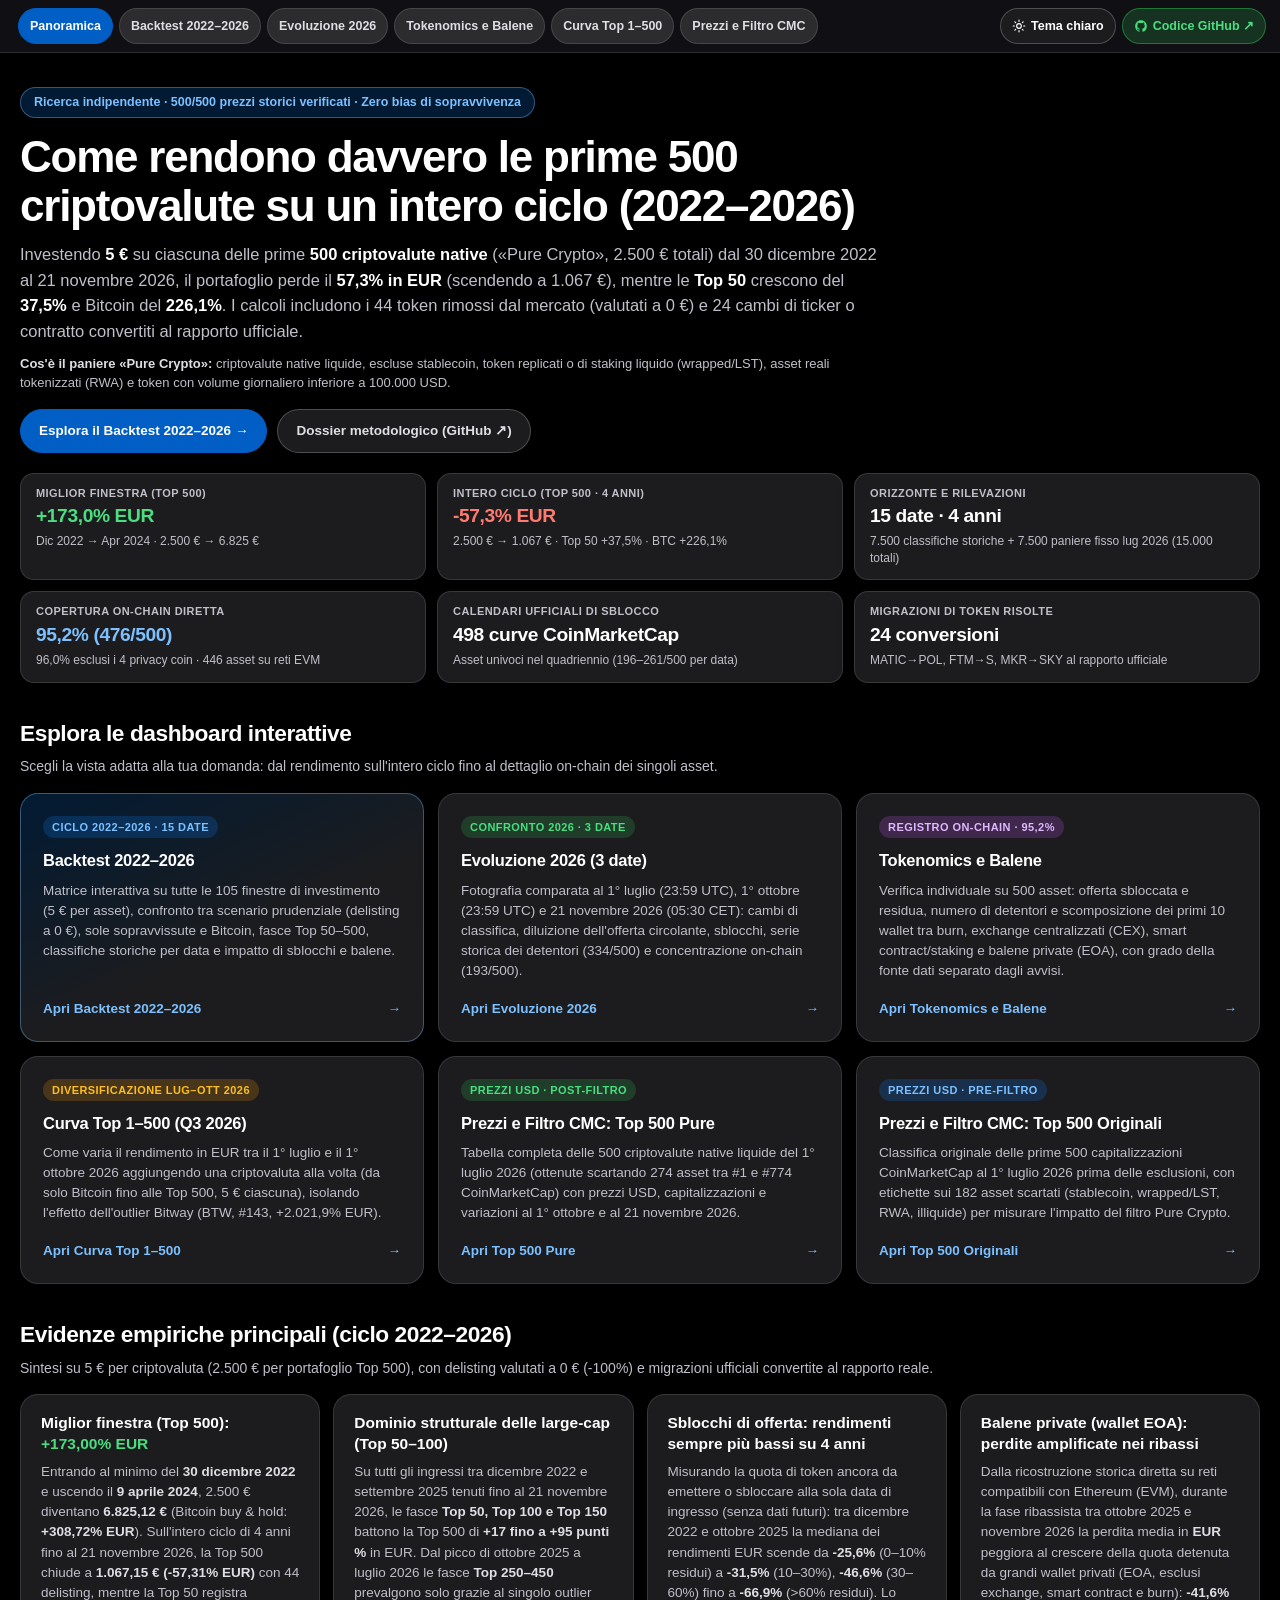
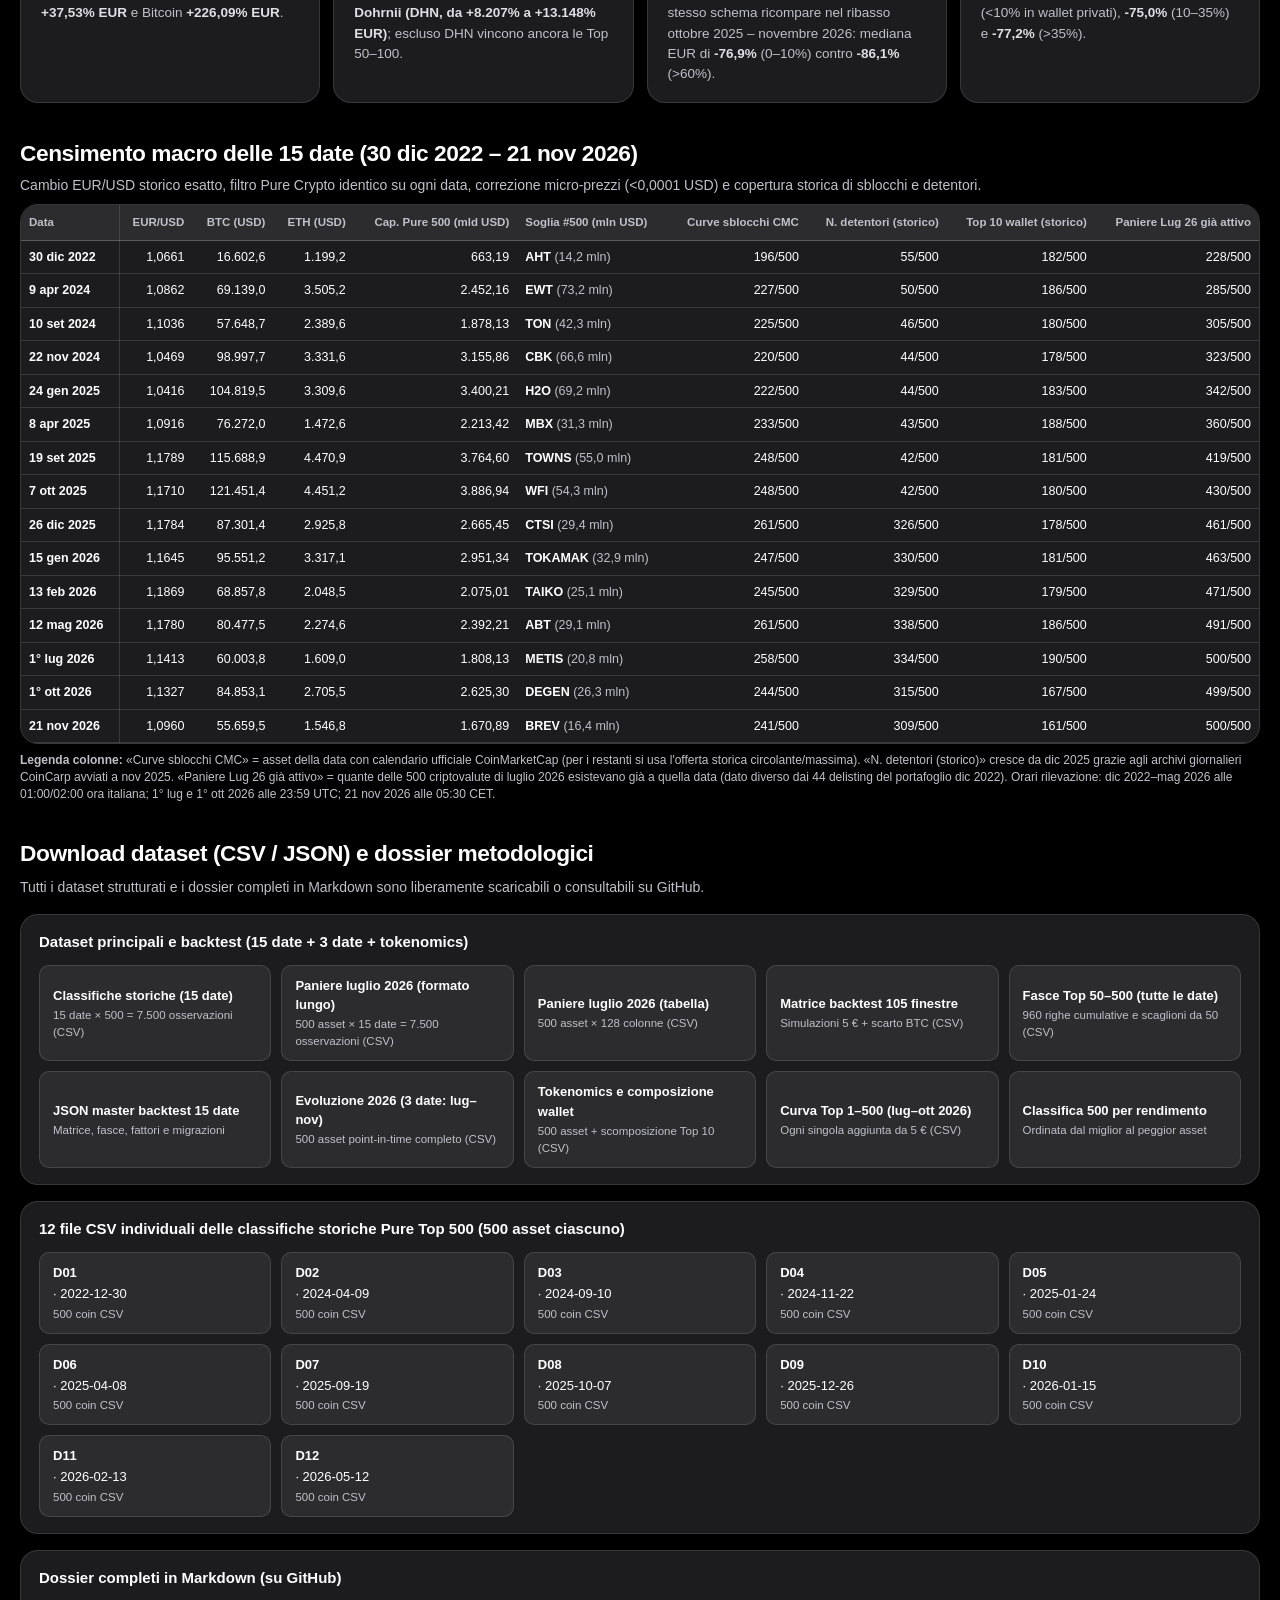
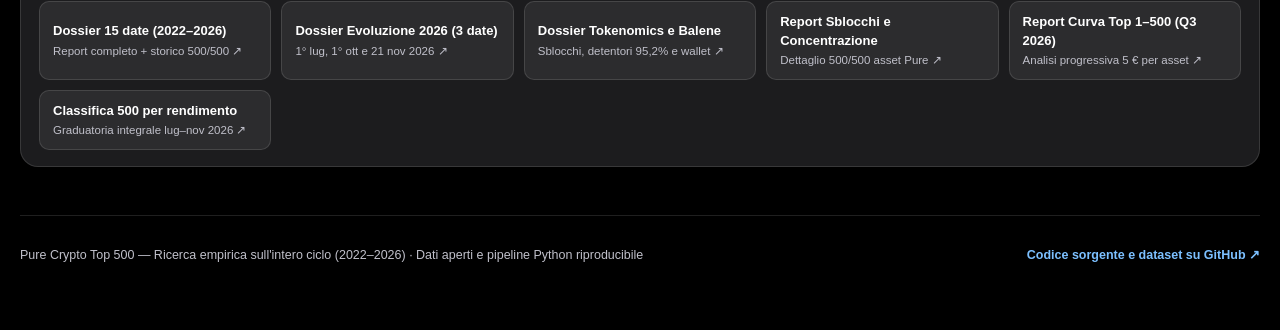
<file: index.html>
<!DOCTYPE html>
<html lang="it" data-theme="dark">
<head>
<meta charset="utf-8">
<meta name="viewport" content="width=device-width, initial-scale=1">
<title>Pure Crypto Top 500 — Backtest e Analisi On-Chain Multi-Ciclo (2022–2026)</title>
<meta name="description" content="Ricerca empirica indipendente sulle prime 500 criptovalute native liquide (Pure Crypto) attraverso 15 date dal 30 dicembre 2022 al 21 novembre 2026: backtest 5 EUR per coin, fasce Top 50-500, sblocchi di supply e concentrazione on-chain.">
<script>(function(){try{var t=localStorage.getItem('crypto_hub_theme');document.documentElement.setAttribute('data-theme',t==='light'?'light':'dark');}catch(e){document.documentElement.setAttribute('data-theme','dark');}})();</script>
<link rel="stylesheet" href="./assets/apple-craft.css">
<style>
.wrap { max-width: 1320px; }
.hero { padding: 14px 0 20px; }
.eyebrow {
  display: inline-flex;
  align-items: center;
  gap: 8px;
  font-size: 12.5px;
  font-weight: 600;
  color: var(--accent-text);
  background: var(--accent-soft);
  border: 1px solid var(--accent-soft-border);
  padding: 6px 13px;
  border-radius: 999px;
  margin-bottom: 14px;
  line-height: 1.35;
  max-width: 100%;
}
.hero h1 {
  margin: 0 0 12px;
  font-size: clamp(1.56rem, 3.7vw, 2.75rem);
  font-weight: 700;
  letter-spacing: -0.028em;
  line-height: 1.12;
  max-width: 920px;
}
.lead {
  color: var(--muted);
  font-size: clamp(14.5px, 1.32vw, 16.5px);
  max-width: 860px;
  margin: 0 0 18px;
  line-height: 1.54;
}
.lead strong { color: var(--ink); font-weight: 600; }
.hero-cta { display: flex; flex-wrap: wrap; gap: 10px; }
.hero-cta .btn { min-height: 44px; padding: 0 18px; font-size: 13.5px; }
[data-theme="light"] .hero-cta .btn:not(.btn-primary) {
  background: #ffffff;
  box-shadow: 0 1px 3px rgba(0, 0, 0, 0.08);
}
.sec-title {
  font-size: clamp(1.18rem, 2vw, 1.42rem);
  font-weight: 700;
  letter-spacing: -0.02em;
  margin: 34px 0 6px;
}
.sec-sub { color: var(--muted); font-size: 14px; margin: 0 0 16px; }
.grid-apps {
  display: grid;
  grid-template-columns: repeat(auto-fit, minmax(min(100%, 320px), 1fr));
  gap: 14px;
}
.app-card {
  background: var(--surface);
  border: 1px solid var(--border);
  border-radius: var(--r-lg);
  padding: 20px 22px;
  display: flex;
  flex-direction: column;
  justify-content: space-between;
  text-decoration: none;
  color: inherit;
  box-shadow: var(--shadow-card);
  transition: transform 0.16s var(--ease), border-color 0.16s var(--ease), box-shadow 0.16s var(--ease);
  min-width: 0;
}
@media (hover: hover) {
  .app-card:hover {
    border-color: var(--accent-text);
    transform: translateY(-2px);
    box-shadow: 0 10px 28px rgba(0, 0, 0, 0.22);
  }
}
.app-card.featured {
  border-color: var(--accent-soft-border);
  background: linear-gradient(155deg, var(--accent-soft) 0%, var(--surface) 58%);
}
.tag {
  display: inline-block;
  font-size: 11px;
  font-weight: 700;
  text-transform: uppercase;
  letter-spacing: 0.04em;
  padding: 3px 9px;
  border-radius: 999px;
  margin-bottom: 10px;
}
.tag-blue { background: var(--accent-soft); color: var(--accent-text); }
.tag-green { background: var(--green-soft); color: var(--green-text); }
.tag-purple { background: var(--purple-soft); color: var(--purple-text); }
.tag-amber { background: var(--amber-soft); color: var(--amber-text); }
.app-card h3 { margin: 0 0 8px; font-size: 16.5px; font-weight: 700; letter-spacing: -0.015em; }
.app-card p { margin: 0 0 16px; font-size: 13.5px; color: var(--muted); line-height: 1.48; }
.app-foot {
  display: flex;
  align-items: center;
  justify-content: space-between;
  font-size: 13.5px;
  font-weight: 600;
  color: var(--accent-text);
  min-height: 24px;
}
.findings {
  display: grid;
  grid-template-columns: repeat(auto-fit, minmax(min(100%, 270px), 1fr));
  gap: 13px;
}
.f-box {
  background: var(--surface);
  border: 1px solid var(--border);
  border-radius: var(--r-lg);
  padding: 18px 20px;
  box-shadow: var(--shadow-card);
  min-width: 0;
}
.f-box h4 { margin: 0 0 8px; font-size: 15.5px; font-weight: 700; line-height: 1.3; }
.f-box p { margin: 0; font-size: 13.5px; color: var(--muted); line-height: 1.5; }
.f-box strong { color: var(--ink-secondary); font-weight: 600; }
.dl-grid {
  display: grid;
  grid-template-columns: repeat(auto-fill, minmax(min(100%, 215px), 1fr));
  gap: 10px;
}
.dl-chip {
  display: flex;
  flex-direction: column;
  justify-content: center;
  gap: 2px;
  min-height: 50px;
  padding: 10px 13px;
  border-radius: var(--r-sm);
  background: var(--surface2);
  border: 1px solid var(--border);
  text-decoration: none;
  color: var(--ink);
  font-size: 13px;
  transition: border-color 0.15s var(--ease), transform 0.15s var(--ease);
  min-width: 0;
}
@media (hover: hover) {
  .dl-chip:hover { border-color: var(--accent-text); transform: translateY(-1px); }
}
.dl-chip span { font-size: 11.5px; color: var(--muted); }
footer {
  margin-top: 48px;
  padding-top: 20px;
  border-top: 1px solid var(--border);
  color: var(--muted);
  font-size: 12.5px;
  display: flex;
  flex-wrap: wrap;
  justify-content: space-between;
  align-items: center;
  gap: 10px;
}
footer a {
  color: var(--accent-text);
  text-decoration: none;
  font-weight: 600;
  display: inline-flex;
  align-items: center;
  min-height: 38px;
}
@media (max-width: 960px) and (min-width: 541px) {
  .hero-cta { display: grid; grid-template-columns: repeat(2, minmax(0, 1fr)); }
  .hero-cta .btn { width: 100%; }
}
@media (max-width: 540px) {
  .eyebrow { border-radius: 14px; font-size: 11.5px; padding: 6px 11px; margin-bottom: 10px; }
  .hero { padding: 8px 0 16px; }
  .hero h1 { font-size: clamp(1.38rem, 6.2vw, 1.85rem); margin-bottom: 9px; }
  .lead { font-size: 14px; margin-bottom: 14px; }
  .hero-cta { display: grid; grid-template-columns: 1fr; gap: 8px; }
  .hero-cta .btn { width: 100%; }
}
@media (max-height: 480px) and (max-width: 900px) {
  .hero { padding: 6px 0 12px; }
  .eyebrow { padding: 4px 10px; font-size: 11px; margin-bottom: 8px; }
  .hero h1 { font-size: 1.38rem; margin-bottom: 6px; }
  .lead { font-size: 13px; margin-bottom: 12px; line-height: 1.4; }
  .hero-cta { display: grid; grid-template-columns: repeat(2, minmax(0, 1fr)); gap: 7px; }
  .hero-cta .btn { min-height: 40px; font-size: 12.5px; padding: 0 10px; width: 100%; }
}
</style>
</head>
<body>
<script src="./assets/hub-shell.js"></script>
<script>agyInitHubNav("home", "./");</script>

<main class="wrap">
  <section class="hero">
    <div class="eyebrow">Ricerca indipendente &middot; 500/500 prezzi storici verificati &middot; Zero bias di sopravvivenza</div>
    <h1>Come rendono davvero le prime 500 criptovalute su un intero ciclo <span class="nowrap">(2022–2026)</span></h1>
    <p class="lead">
      Investendo <strong class="nowrap">5&nbsp;&euro;</strong> su ciascuna delle prime <strong>500 criptovalute native</strong> (&laquo;Pure Crypto&raquo;, <span class="nowrap">2.500&nbsp;&euro;</span> totali) dal 30 dicembre 2022 al 21 novembre 2026, il portafoglio perde il <strong>57,3% in EUR</strong> (scendendo a <span class="nowrap">1.067&nbsp;&euro;</span>), mentre le <strong>Top 50</strong> crescono del <strong>37,5%</strong> e Bitcoin del <strong>226,1%</strong>. I calcoli includono i 44 token rimossi dal mercato (valutati a <span class="nowrap">0&nbsp;&euro;</span>) e 24 cambi di ticker o contratto convertiti al rapporto ufficiale.
    </p>
    <p class="lead-note"><strong>Cos'&egrave; il paniere &laquo;Pure Crypto&raquo;:</strong> criptovalute native liquide, escluse stablecoin, token replicati o di staking liquido (wrapped/LST), asset reali tokenizzati (RWA) e token con volume giornaliero inferiore a <span class="nowrap">100.000&nbsp;USD</span>.</p>
    <div class="hero-cta">
      <a class="btn btn-primary" href="./multidate_15_2022_2026/dashboard_15date_ciclo_2022_2026.html">Esplora il Backtest 2022–2026 &rarr;</a>
      <a class="btn" href="https://github.com/raffaele-ando/crypto-top500-multicycle-2022-2026/blob/main/multidate_15_2022_2026/report_15date_2022_2026_completo.md" target="_blank" rel="noopener">Dossier metodologico (GitHub &nearr;)</a>
    </div>
  </section>

  <section class="kpis" aria-label="Risultati principali della ricerca">
    <div class="kpi"><div class="lbl">Miglior finestra (Top 500)</div><div class="val pos">+173,0% EUR</div><div class="note">Dic 2022 &rarr; Apr 2024<span class="kpi-sep"> &middot; </span><span class="nowrap">2.500&nbsp;&euro; &rarr; 6.825&nbsp;&euro;</span></div></div>
    <div class="kpi"><div class="lbl">Intero ciclo (Top 500 &middot; 4 anni)</div><div class="val neg">-57,3% EUR</div><div class="note"><span class="nowrap">2.500&nbsp;&euro; &rarr; 1.067&nbsp;&euro;</span><span class="kpi-sep"> &middot; </span><span class="nowrap">Top 50 +37,5%</span> &middot; <span class="nowrap">BTC +226,1%</span></div></div>
    <div class="kpi"><div class="lbl">Orizzonte e rilevazioni</div><div class="val">15 date &middot; 4 anni</div><div class="note">7.500 classifiche storiche + 7.500 paniere fisso lug 2026 (15.000 totali)</div></div>
    <div class="kpi"><div class="lbl">Copertura on-chain diretta</div><div class="val acc">95,2% (476/500)</div><div class="note">96,0% esclusi i 4 privacy coin &middot; 446 asset su reti EVM</div></div>
    <div class="kpi"><div class="lbl">Calendari ufficiali di sblocco</div><div class="val">498 curve CoinMarketCap</div><div class="note">Asset univoci nel quadriennio (196–261/500 per data)</div></div>
    <div class="kpi"><div class="lbl">Migrazioni di token risolte</div><div class="val">24 conversioni</div><div class="note">MATIC&rarr;POL, FTM&rarr;S, MKR&rarr;SKY al rapporto ufficiale</div></div>
  </section>

  <h2 class="sec-title" id="dashboards">Esplora le dashboard interattive</h2>
  <p class="sec-sub">Scegli la vista adatta alla tua domanda: dal rendimento sull'intero ciclo fino al dettaglio on-chain dei singoli asset.</p>
  <section class="grid-apps">
    <a class="app-card featured" href="./multidate_15_2022_2026/dashboard_15date_ciclo_2022_2026.html">
      <div>
        <span class="tag tag-blue">Ciclo 2022–2026 &middot; 15 date</span>
        <h3>Backtest 2022–2026</h3>
        <p>Matrice interattiva su tutte le 105 finestre di investimento (5&nbsp;&euro; per asset), confronto tra scenario prudenziale (delisting a 0&nbsp;&euro;), sole sopravvissute e Bitcoin, fasce Top 50–500, classifiche storiche per data e impatto di sblocchi e balene.</p>
      </div>
      <div class="app-foot"><span>Apri Backtest 2022–2026</span><span>&rarr;</span></div>
    </a>

    <a class="app-card" href="./dashboard_storico_3date_500.html">
      <div>
        <span class="tag tag-green">Confronto 2026 &middot; 3 date</span>
        <h3>Evoluzione 2026 (3 date)</h3>
        <p>Fotografia comparata al 1&deg; luglio (23:59&nbsp;UTC), 1&deg; ottobre (23:59&nbsp;UTC) e 21 novembre 2026 (05:30&nbsp;CET): cambi di classifica, diluizione dell'offerta circolante, sblocchi, serie storica dei detentori (334/500) e concentrazione on-chain (193/500).</p>
      </div>
      <div class="app-foot"><span>Apri Evoluzione 2026</span><span>&rarr;</span></div>
    </a>

    <a class="app-card" href="./dashboard_tokenomics_holders_500.html">
      <div>
        <span class="tag tag-purple">Registro on-chain &middot; 95,2%</span>
        <h3>Tokenomics e Balene</h3>
        <p>Verifica individuale su 500 asset: offerta sbloccata e residua, numero di detentori e scomposizione dei primi 10 wallet tra burn, exchange centralizzati (CEX), smart contract/staking e balene private (EOA), con grado della fonte dati separato dagli avvisi.</p>
      </div>
      <div class="app-foot"><span>Apri Tokenomics e Balene</span><span>&rarr;</span></div>
    </a>

    <a class="app-card" href="./curva_rendimento_N1_to_N500.html">
      <div>
        <span class="tag tag-amber">Diversificazione Lug–Ott 2026</span>
        <h3>Curva Top 1–500 (Q3 2026)</h3>
        <p>Come varia il rendimento in EUR tra il 1&deg; luglio e il 1&deg; ottobre 2026 aggiungendo una criptovaluta alla volta (da solo Bitcoin fino alle Top 500, 5&nbsp;&euro; ciascuna), isolando l'effetto dell'outlier Bitway (BTW, #143, +2.021,9% EUR).</p>
      </div>
      <div class="app-foot"><span>Apri Curva Top 1–500</span><span>&rarr;</span></div>
    </a>

    <a class="app-card" href="./dashboard_pure500_crypto_2026.html">
      <div>
        <span class="tag tag-green">Prezzi USD &middot; Post-Filtro</span>
        <h3>Prezzi e Filtro CMC: Top 500 Pure</h3>
        <p>Tabella completa delle 500 criptovalute native liquide del 1&deg; luglio 2026 (ottenute scartando 274 asset tra #1 e #774 CoinMarketCap) con prezzi USD, capitalizzazioni e variazioni al 1&deg; ottobre e al 21 novembre 2026.</p>
      </div>
      <div class="app-foot"><span>Apri Top 500 Pure</span><span>&rarr;</span></div>
    </a>

    <a class="app-card" href="./dashboard_top500_crypto_2026.html">
      <div>
        <span class="tag tag-blue">Prezzi USD &middot; Pre-Filtro</span>
        <h3>Prezzi e Filtro CMC: Top 500 Originali</h3>
        <p>Classifica originale delle prime 500 capitalizzazioni CoinMarketCap al 1&deg; luglio 2026 prima delle esclusioni, con etichette sui 182 asset scartati (stablecoin, wrapped/LST, RWA, illiquide) per misurare l'impatto del filtro Pure Crypto.</p>
      </div>
      <div class="app-foot"><span>Apri Top 500 Originali</span><span>&rarr;</span></div>
    </a>
  </section>

  <h2 class="sec-title" id="evidenze">Evidenze empiriche principali <span class="nowrap">(ciclo 2022–2026)</span></h2>
  <p class="sec-sub">Sintesi su 5&nbsp;&euro; per criptovaluta (2.500&nbsp;&euro; per portafoglio Top 500), con delisting valutati a 0&nbsp;&euro; (-100%) e migrazioni ufficiali convertite al rapporto reale.</p>
  <section class="findings">
    <div class="f-box">
      <h4>Miglior finestra (Top 500): <span class="pos">+173,00% EUR</span></h4>
      <p>Entrando al minimo del <strong>30 dicembre 2022</strong> e uscendo il <strong>9 aprile 2024</strong>, 2.500&nbsp;&euro; diventano <strong>6.825,12&nbsp;&euro;</strong> (Bitcoin buy &amp; hold: <strong>+308,72% EUR</strong>). Sull'intero ciclo di 4 anni fino al 21 novembre 2026, la Top 500 chiude a <strong>1.067,15&nbsp;&euro; (-57,31% EUR)</strong> con 44 delisting, mentre la Top 50 registra <strong>+37,53% EUR</strong> e Bitcoin <strong>+226,09% EUR</strong>.</p>
    </div>
    <div class="f-box">
      <h4>Dominio strutturale delle large-cap (Top 50–100)</h4>
      <p>Su tutti gli ingressi tra dicembre 2022 e settembre 2025 tenuti fino al 21 novembre 2026, le fasce <strong>Top 50, Top 100 e Top 150</strong> battono la Top 500 di <strong>+17 fino a +95 punti %</strong> in EUR. Dal picco di ottobre 2025 a luglio 2026 le fasce <strong>Top 250–450</strong> prevalgono solo grazie al singolo outlier <strong>Dohrnii (DHN, da +8.207% a +13.148% EUR)</strong>; escluso DHN vincono ancora le Top 50–100.</p>
    </div>
    <div class="f-box">
      <h4>Sblocchi di offerta: rendimenti sempre pi&ugrave; bassi su 4 anni</h4>
      <p>Misurando la quota di token ancora da emettere o sbloccare alla sola data di ingresso (senza dati futuri): tra dicembre 2022 e ottobre 2025 la mediana dei rendimenti EUR scende da <strong>-25,6%</strong> (0–10% residui) a <strong>-31,5%</strong> (10–30%), <strong>-46,6%</strong> (30–60%) fino a <strong>-66,9%</strong> (&gt;60% residui). Lo stesso schema ricompare nel ribasso ottobre 2025 – novembre 2026: mediana EUR di <strong>-76,9%</strong> (0–10%) contro <strong>-86,1%</strong> (&gt;60%).</p>
    </div>
    <div class="f-box">
      <h4>Balene private (wallet EOA): perdite amplificate nei ribassi</h4>
      <p>Dalla ricostruzione storica diretta su reti compatibili con Ethereum (EVM), durante la fase ribassista tra ottobre 2025 e novembre 2026 la perdita media in <strong>EUR</strong> peggiora al crescere della quota detenuta da grandi wallet privati (EOA, esclusi exchange, smart contract e burn): <strong>-41,6%</strong> (&lt;10% in wallet privati), <strong>-75,0%</strong> (10–35%) e <strong>-77,2%</strong> (&gt;35%).</p>
    </div>
  </section>

  <div class="tbl-head-bar" style="margin-top:34px">
    <div>
      <h2 class="sec-title" id="timeline" style="margin:0 0 4px">Censimento macro delle 15 date <span class="nowrap">(30 dic 2022 – 21 nov 2026)</span></h2>
      <p class="sec-sub" style="margin:0">Cambio EUR/USD storico esatto, filtro Pure Crypto identico su ogni data, correzione micro-prezzi (&lt;0,0001&nbsp;USD) e copertura storica di sblocchi e detentori.</p>
    </div>
    <span class="scroll-hint" data-scroll-hint="timelineWrap">&larr; Scorri tabella &rarr;</span>
  </div>
  <div class="card" style="padding:0;overflow:hidden">
    <div class="tbl-wrap no-maxh" id="timelineWrap" style="border:none"><table id="timelineTbl"></table></div>
  </div>
  <div class="tbl-note" style="margin:-8px 0 20px">
    <strong>Legenda colonne:</strong> &laquo;Curve sblocchi CMC&raquo; = asset della data con calendario ufficiale CoinMarketCap (per i restanti si usa l'offerta storica circolante/massima). &laquo;N. detentori (storico)&raquo; cresce da dic 2025 grazie agli archivi giornalieri CoinCarp avviati a nov 2025. &laquo;Paniere Lug 26 gi&agrave; attivo&raquo; = quante delle 500 criptovalute di luglio 2026 esistevano gi&agrave; a quella data (dato diverso dai 44 delisting del portafoglio dic 2022). Orari rilevazione: dic 2022–mag 2026 alle 01:00/02:00 ora italiana; 1&deg; lug e 1&deg; ott 2026 alle 23:59 UTC; 21 nov 2026 alle 05:30 CET.
  </div>

  <h2 class="sec-title" id="downloads">Download dataset (CSV / JSON) e dossier metodologici</h2>
  <p class="sec-sub">Tutti i dataset strutturati e i dossier completi in Markdown sono liberamente scaricabili o consultabili su GitHub.</p>

  <div class="card">
    <h3 style="margin:0 0 12px;font-size:15px">Dataset principali e backtest (15 date + 3 date + tokenomics)</h3>
    <div class="dl-grid">
      <a class="dl-chip" href="./multidate_15_2022_2026/panel_vistaA_15coorti_7500_righe.csv" download><b>Classifiche storiche (15 date)</b><span>15 date &times; 500 = 7.500 osservazioni (CSV)</span></a>
      <a class="dl-chip" href="./multidate_15_2022_2026/panel_vistaB_jul1_500_su_15date_7500_righe.csv" download><b>Paniere luglio 2026 (formato lungo)</b><span>500 asset &times; 15 date = 7.500 osservazioni (CSV)</span></a>
      <a class="dl-chip" href="./multidate_15_2022_2026/storico_15date_vistaB_500_crypto.csv" download><b>Paniere luglio 2026 (tabella)</b><span>500 asset &times; 128 colonne (CSV)</span></a>
      <a class="dl-chip" href="./multidate_15_2022_2026/backtest_matrice_14x15_5eur.csv" download><b>Matrice backtest 105 finestre</b><span>Simulazioni 5&nbsp;&euro; + scarto BTC (CSV)</span></a>
      <a class="dl-chip" href="./multidate_15_2022_2026/backtest_tranche_50_to_500_tutte_date.csv" download><b>Fasce Top 50–500 (tutte le date)</b><span>960 righe cumulative e scaglioni da 50 (CSV)</span></a>
      <a class="dl-chip" href="./multidate_15_2022_2026/backtest_15date_completo.json" download><b>JSON master backtest 15 date</b><span>Matrice, fasce, fattori e migrazioni</span></a>
      <a class="dl-chip" href="./storico_3date_completo_500_crypto.csv" download><b>Evoluzione 2026 (3 date: lug–nov)</b><span>500 asset point-in-time completo (CSV)</span></a>
      <a class="dl-chip" href="./audit_forense_500_crypto.csv" download><b>Tokenomics e composizione wallet</b><span>500 asset + scomposizione Top 10 (CSV)</span></a>
      <a class="dl-chip" href="./curva_cumulativa_N1_a_N500.csv" download><b>Curva Top 1–500 (lug–ott 2026)</b><span>Ogni singola aggiunta da 5&nbsp;&euro; (CSV)</span></a>
      <a class="dl-chip" href="./classifica_500_per_rendimento_desc.csv" download><b>Classifica 500 per rendimento</b><span>Ordinata dal miglior al peggior asset</span></a>
    </div>
  </div>

  <div class="card">
    <h3 style="margin:0 0 12px;font-size:15px">12 file CSV individuali delle classifiche storiche Pure Top 500 (500 asset ciascuno)</h3>
    <div class="dl-grid"><a class="dl-chip" href="./multidate_15_2022_2026/coorte_pure500_D01_2022-12-30.csv" download><b>D01</b> &middot; 2022-12-30 <span>500 coin CSV</span></a><a class="dl-chip" href="./multidate_15_2022_2026/coorte_pure500_D02_2024-04-09.csv" download><b>D02</b> &middot; 2024-04-09 <span>500 coin CSV</span></a><a class="dl-chip" href="./multidate_15_2022_2026/coorte_pure500_D03_2024-09-10.csv" download><b>D03</b> &middot; 2024-09-10 <span>500 coin CSV</span></a><a class="dl-chip" href="./multidate_15_2022_2026/coorte_pure500_D04_2024-11-22.csv" download><b>D04</b> &middot; 2024-11-22 <span>500 coin CSV</span></a><a class="dl-chip" href="./multidate_15_2022_2026/coorte_pure500_D05_2025-01-24.csv" download><b>D05</b> &middot; 2025-01-24 <span>500 coin CSV</span></a><a class="dl-chip" href="./multidate_15_2022_2026/coorte_pure500_D06_2025-04-08.csv" download><b>D06</b> &middot; 2025-04-08 <span>500 coin CSV</span></a><a class="dl-chip" href="./multidate_15_2022_2026/coorte_pure500_D07_2025-09-19.csv" download><b>D07</b> &middot; 2025-09-19 <span>500 coin CSV</span></a><a class="dl-chip" href="./multidate_15_2022_2026/coorte_pure500_D08_2025-10-07.csv" download><b>D08</b> &middot; 2025-10-07 <span>500 coin CSV</span></a><a class="dl-chip" href="./multidate_15_2022_2026/coorte_pure500_D09_2025-12-26.csv" download><b>D09</b> &middot; 2025-12-26 <span>500 coin CSV</span></a><a class="dl-chip" href="./multidate_15_2022_2026/coorte_pure500_D10_2026-01-15.csv" download><b>D10</b> &middot; 2026-01-15 <span>500 coin CSV</span></a><a class="dl-chip" href="./multidate_15_2022_2026/coorte_pure500_D11_2026-02-13.csv" download><b>D11</b> &middot; 2026-02-13 <span>500 coin CSV</span></a><a class="dl-chip" href="./multidate_15_2022_2026/coorte_pure500_D12_2026-05-12.csv" download><b>D12</b> &middot; 2026-05-12 <span>500 coin CSV</span></a></div>
  </div>

  <div class="card">
    <h3 style="margin:0 0 12px;font-size:15px">Dossier completi in Markdown (su GitHub)</h3>
    <div class="dl-grid">
      <a class="dl-chip" href="https://github.com/raffaele-ando/crypto-top500-multicycle-2022-2026/blob/main/multidate_15_2022_2026/report_15date_2022_2026_completo.md" target="_blank" rel="noopener"><b>Dossier 15 date (2022–2026)</b><span>Report completo + storico 500/500 &nearr;</span></a>
      <a class="dl-chip" href="https://github.com/raffaele-ando/crypto-top500-multicycle-2022-2026/blob/main/report_storico_3date_500_crypto.md" target="_blank" rel="noopener"><b>Dossier Evoluzione 2026 (3 date)</b><span>1&deg; lug, 1&deg; ott e 21 nov 2026 &nearr;</span></a>
      <a class="dl-chip" href="https://github.com/raffaele-ando/crypto-top500-multicycle-2022-2026/blob/main/report_audit_forense_500_crypto.md" target="_blank" rel="noopener"><b>Dossier Tokenomics e Balene</b><span>Sblocchi, detentori 95,2% e wallet &nearr;</span></a>
      <a class="dl-chip" href="https://github.com/raffaele-ando/crypto-top500-multicycle-2022-2026/blob/main/report_tokenomics_unlocks_holders_500.md" target="_blank" rel="noopener"><b>Report Sblocchi e Concentrazione</b><span>Dettaglio 500/500 asset Pure &nearr;</span></a>
      <a class="dl-chip" href="https://github.com/raffaele-ando/crypto-top500-multicycle-2022-2026/blob/main/report_curva_N1_to_N500.md" target="_blank" rel="noopener"><b>Report Curva Top 1–500 (Q3 2026)</b><span>Analisi progressiva 5&nbsp;&euro; per asset &nearr;</span></a>
      <a class="dl-chip" href="https://github.com/raffaele-ando/crypto-top500-multicycle-2022-2026/blob/main/classifica_500_per_rendimento.md" target="_blank" rel="noopener"><b>Classifica 500 per rendimento</b><span>Graduatoria integrale lug–nov 2026 &nearr;</span></a>
    </div>
  </div>

  <footer>
    <div>Pure Crypto Top 500 — Ricerca empirica sull'intero ciclo (2022–2026) &middot; Dati aperti e pipeline Python riproducibile</div>
    <div><a href="https://github.com/raffaele-ando/crypto-top500-multicycle-2022-2026" target="_blank" rel="noopener">Codice sorgente e dataset su GitHub &nearr;</a></div>
  </footer>
</main>

<script>
const CENSUS = [{"code":"D01","date":"2022-12-30","it_label":"30 Dic 2022 01:00 CET","fx_eur_usd":1.066055,"btc_usd":16602.59,"btc_eur":15573.85,"eth_usd":1199.23,"cohort_mcap_usd_b":663.19,"cohort_vol24h_usd_b":27.54,"cutoff_rank500_sym":"AHT","cutoff_rank500_mcap_m":14.17,"n_unlock_official_curve":196,"n_unlock_total":500,"n_hist_holders_cnt":55,"n_hist_top10_conc":182,"n_hist_eoa_whale":72,"n_ref_top10_nov24":438,"n_vistaB_already_listed":228,"raw_snapshot_total_coins":8789},{"code":"D02","date":"2024-04-09","it_label":"09 Apr 2024 02:00 CEST","fx_eur_usd":1.08617,"btc_usd":69139.02,"btc_eur":63653.95,"eth_usd":3505.16,"cohort_mcap_usd_b":2452.16,"cohort_vol24h_usd_b":95.17,"cutoff_rank500_sym":"EWT","cutoff_rank500_mcap_m":73.2,"n_unlock_official_curve":227,"n_unlock_total":500,"n_hist_holders_cnt":50,"n_hist_top10_conc":186,"n_hist_eoa_whale":92,"n_ref_top10_nov24":445,"n_vistaB_already_listed":285,"raw_snapshot_total_coins":9549},{"code":"D03","date":"2024-09-10","it_label":"10 Set 2024 02:00 CEST","fx_eur_usd":1.10357,"btc_usd":57648.71,"btc_eur":52238.38,"eth_usd":2389.58,"cohort_mcap_usd_b":1878.13,"cohort_vol24h_usd_b":58.1,"cutoff_rank500_sym":"TON","cutoff_rank500_mcap_m":42.33,"n_unlock_official_curve":225,"n_unlock_total":500,"n_hist_holders_cnt":46,"n_hist_top10_conc":180,"n_hist_eoa_whale":104,"n_ref_top10_nov24":446,"n_vistaB_already_listed":305,"raw_snapshot_total_coins":9846},{"code":"D04","date":"2024-11-22","it_label":"22 Nov 2024 01:00 CET","fx_eur_usd":1.046909,"btc_usd":98997.66,"btc_eur":94561.86,"eth_usd":3331.6,"cohort_mcap_usd_b":3155.86,"cohort_vol24h_usd_b":221.7,"cutoff_rank500_sym":"CBK","cutoff_rank500_mcap_m":66.58,"n_unlock_official_curve":220,"n_unlock_total":500,"n_hist_holders_cnt":44,"n_hist_top10_conc":178,"n_hist_eoa_whale":104,"n_ref_top10_nov24":449,"n_vistaB_already_listed":323,"raw_snapshot_total_coins":10156},{"code":"D05","date":"2025-01-24","it_label":"24 Gen 2025 01:00 CET","fx_eur_usd":1.041565,"btc_usd":104819.48,"btc_eur":100636.53,"eth_usd":3309.55,"cohort_mcap_usd_b":3400.21,"cohort_vol24h_usd_b":134.72,"cutoff_rank500_sym":"H2O","cutoff_rank500_mcap_m":69.18,"n_unlock_official_curve":222,"n_unlock_total":500,"n_hist_holders_cnt":44,"n_hist_top10_conc":183,"n_hist_eoa_whale":113,"n_ref_top10_nov24":450,"n_vistaB_already_listed":342,"raw_snapshot_total_coins":10751},{"code":"D06","date":"2025-04-08","it_label":"08 Apr 2025 02:00 CEST","fx_eur_usd":1.091552,"btc_usd":76271.95,"btc_eur":69874.77,"eth_usd":1472.55,"cohort_mcap_usd_b":2213.42,"cohort_vol24h_usd_b":106.89,"cutoff_rank500_sym":"MBX","cutoff_rank500_mcap_m":31.33,"n_unlock_official_curve":233,"n_unlock_total":500,"n_hist_holders_cnt":43,"n_hist_top10_conc":188,"n_hist_eoa_whale":124,"n_ref_top10_nov24":452,"n_vistaB_already_listed":360,"raw_snapshot_total_coins":10360},{"code":"D07","date":"2025-09-19","it_label":"19 Set 2025 02:00 CEST","fx_eur_usd":1.178913,"btc_usd":115688.86,"btc_eur":98131.81,"eth_usd":4470.92,"cohort_mcap_usd_b":3764.6,"cohort_vol24h_usd_b":123.14,"cutoff_rank500_sym":"TOWNS","cutoff_rank500_mcap_m":55.04,"n_unlock_official_curve":248,"n_unlock_total":500,"n_hist_holders_cnt":42,"n_hist_top10_conc":181,"n_hist_eoa_whale":134,"n_ref_top10_nov24":459,"n_vistaB_already_listed":419,"raw_snapshot_total_coins":9508},{"code":"D08","date":"2025-10-07","it_label":"07 Ott 2025 02:00 CEST","fx_eur_usd":1.170966,"btc_usd":121451.38,"btc_eur":103718.96,"eth_usd":4451.15,"cohort_mcap_usd_b":3886.94,"cohort_vol24h_usd_b":212.36,"cutoff_rank500_sym":"WFI","cutoff_rank500_mcap_m":54.25,"n_unlock_official_curve":248,"n_unlock_total":500,"n_hist_holders_cnt":42,"n_hist_top10_conc":180,"n_hist_eoa_whale":139,"n_ref_top10_nov24":460,"n_vistaB_already_listed":430,"raw_snapshot_total_coins":9502},{"code":"D09","date":"2025-12-26","it_label":"26 Dic 2025 01:00 CET","fx_eur_usd":1.178403,"btc_usd":87301.43,"btc_eur":74084.53,"eth_usd":2925.75,"cohort_mcap_usd_b":2665.45,"cohort_vol24h_usd_b":87.83,"cutoff_rank500_sym":"CTSI","cutoff_rank500_mcap_m":29.35,"n_unlock_official_curve":261,"n_unlock_total":500,"n_hist_holders_cnt":326,"n_hist_top10_conc":178,"n_hist_eoa_whale":146,"n_ref_top10_nov24":460,"n_vistaB_already_listed":461,"raw_snapshot_total_coins":8919},{"code":"D10","date":"2026-01-15","it_label":"15 Gen 2026 01:00 CET","fx_eur_usd":1.164502,"btc_usd":95551.19,"btc_eur":82053.26,"eth_usd":3317.1,"cohort_mcap_usd_b":2951.34,"cohort_vol24h_usd_b":115.29,"cutoff_rank500_sym":"TOKAMAK","cutoff_rank500_mcap_m":32.92,"n_unlock_official_curve":247,"n_unlock_total":500,"n_hist_holders_cnt":330,"n_hist_top10_conc":181,"n_hist_eoa_whale":151,"n_ref_top10_nov24":465,"n_vistaB_already_listed":463,"raw_snapshot_total_coins":8947},{"code":"D11","date":"2026-02-13","it_label":"13 Feb 2026 01:00 CET","fx_eur_usd":1.186915,"btc_usd":68857.84,"btc_eur":58014.13,"eth_usd":2048.53,"cohort_mcap_usd_b":2075.01,"cohort_vol24h_usd_b":86.6,"cutoff_rank500_sym":"TAIKO","cutoff_rank500_mcap_m":25.08,"n_unlock_official_curve":245,"n_unlock_total":500,"n_hist_holders_cnt":329,"n_hist_top10_conc":179,"n_hist_eoa_whale":153,"n_ref_top10_nov24":466,"n_vistaB_already_listed":471,"raw_snapshot_total_coins":8870},{"code":"D12","date":"2026-05-12","it_label":"12 Mag 2026 02:00 CEST","fx_eur_usd":1.177952,"btc_usd":80477.5,"btc_eur":68319.84,"eth_usd":2274.64,"cohort_mcap_usd_b":2392.21,"cohort_vol24h_usd_b":76.83,"cutoff_rank500_sym":"ABT","cutoff_rank500_mcap_m":29.09,"n_unlock_official_curve":261,"n_unlock_total":500,"n_hist_holders_cnt":338,"n_hist_top10_conc":186,"n_hist_eoa_whale":170,"n_ref_top10_nov24":471,"n_vistaB_already_listed":491,"raw_snapshot_total_coins":8431},{"code":"D13","date":"2026-07-01","it_label":"01 Lug 2026 23:59 UTC","fx_eur_usd":1.141311,"btc_usd":60003.76,"btc_eur":52574.41,"eth_usd":1608.96,"cohort_mcap_usd_b":1808.13,"cohort_vol24h_usd_b":73.18,"cutoff_rank500_sym":"METIS","cutoff_rank500_mcap_m":20.77,"n_unlock_official_curve":258,"n_unlock_total":500,"n_hist_holders_cnt":334,"n_hist_top10_conc":190,"n_hist_eoa_whale":184,"n_ref_top10_nov24":476,"n_vistaB_already_listed":500,"raw_snapshot_total_coins":8121},{"code":"D14","date":"2026-10-01","it_label":"01 Ott 2026 23:59 UTC","fx_eur_usd":1.132697,"btc_usd":84853.1,"btc_eur":74912.45,"eth_usd":2705.54,"cohort_mcap_usd_b":2625.3,"cohort_vol24h_usd_b":76.53,"cutoff_rank500_sym":"DEGEN","cutoff_rank500_mcap_m":26.27,"n_unlock_official_curve":244,"n_unlock_total":500,"n_hist_holders_cnt":315,"n_hist_top10_conc":167,"n_hist_eoa_whale":162,"n_ref_top10_nov24":446,"n_vistaB_already_listed":499,"raw_snapshot_total_coins":8147},{"code":"D15","date":"2026-11-21","it_label":"21 Nov 2026 05:30 CET","fx_eur_usd":1.096,"btc_usd":55659.47,"btc_eur":50784.19,"eth_usd":1546.77,"cohort_mcap_usd_b":1670.89,"cohort_vol24h_usd_b":101.54,"cutoff_rank500_sym":"BREV","cutoff_rank500_mcap_m":16.41,"n_unlock_official_curve":241,"n_unlock_total":500,"n_hist_holders_cnt":309,"n_hist_top10_conc":161,"n_hist_eoa_whale":158,"n_ref_top10_nov24":433,"n_vistaB_already_listed":500,"raw_snapshot_total_coins":7936}];
let html = "<thead><tr><th class='l sticky-col'>Data</th><th>EUR/USD</th><th>BTC (USD)</th><th>ETH (USD)</th><th>Cap. Pure 500 (mld USD)</th><th class='l'>Soglia #500 (mln USD)</th><th>Curve sblocchi CMC</th><th>N. detentori (storico)</th><th>Top 10 wallet (storico)</th><th>Paniere Lug 26 gi&agrave; attivo</th></tr></thead><tbody>";
for (const c of CENSUS) {
  html += `<tr><td class='l sticky-col'><b>${FMT.dateIt(c.date)}</b></td><td>${FMT.fx(c.fx_eur_usd)}</td><td>${FMT.dec1(c.btc_usd)}</td><td>${FMT.dec1(c.eth_usd)}</td><td>${FMT.dec2(c.cohort_mcap_usd_b)}</td><td class='l'><b>${c.cutoff_rank500_sym}</b> <span class='mut'>(${FMT.dec1(c.cutoff_rank500_mcap_m)} mln)</span></td><td>${c.n_unlock_official_curve}/500</td><td>${c.n_hist_holders_cnt}/500</td><td>${c.n_hist_top10_conc}/500</td><td>${c.n_vistaB_already_listed}/500</td></tr>`;
}
html += "</tbody>";
document.getElementById("timelineTbl").innerHTML = html;
agyRefreshScrollHints();
</script>
</body>
</html>
</file>
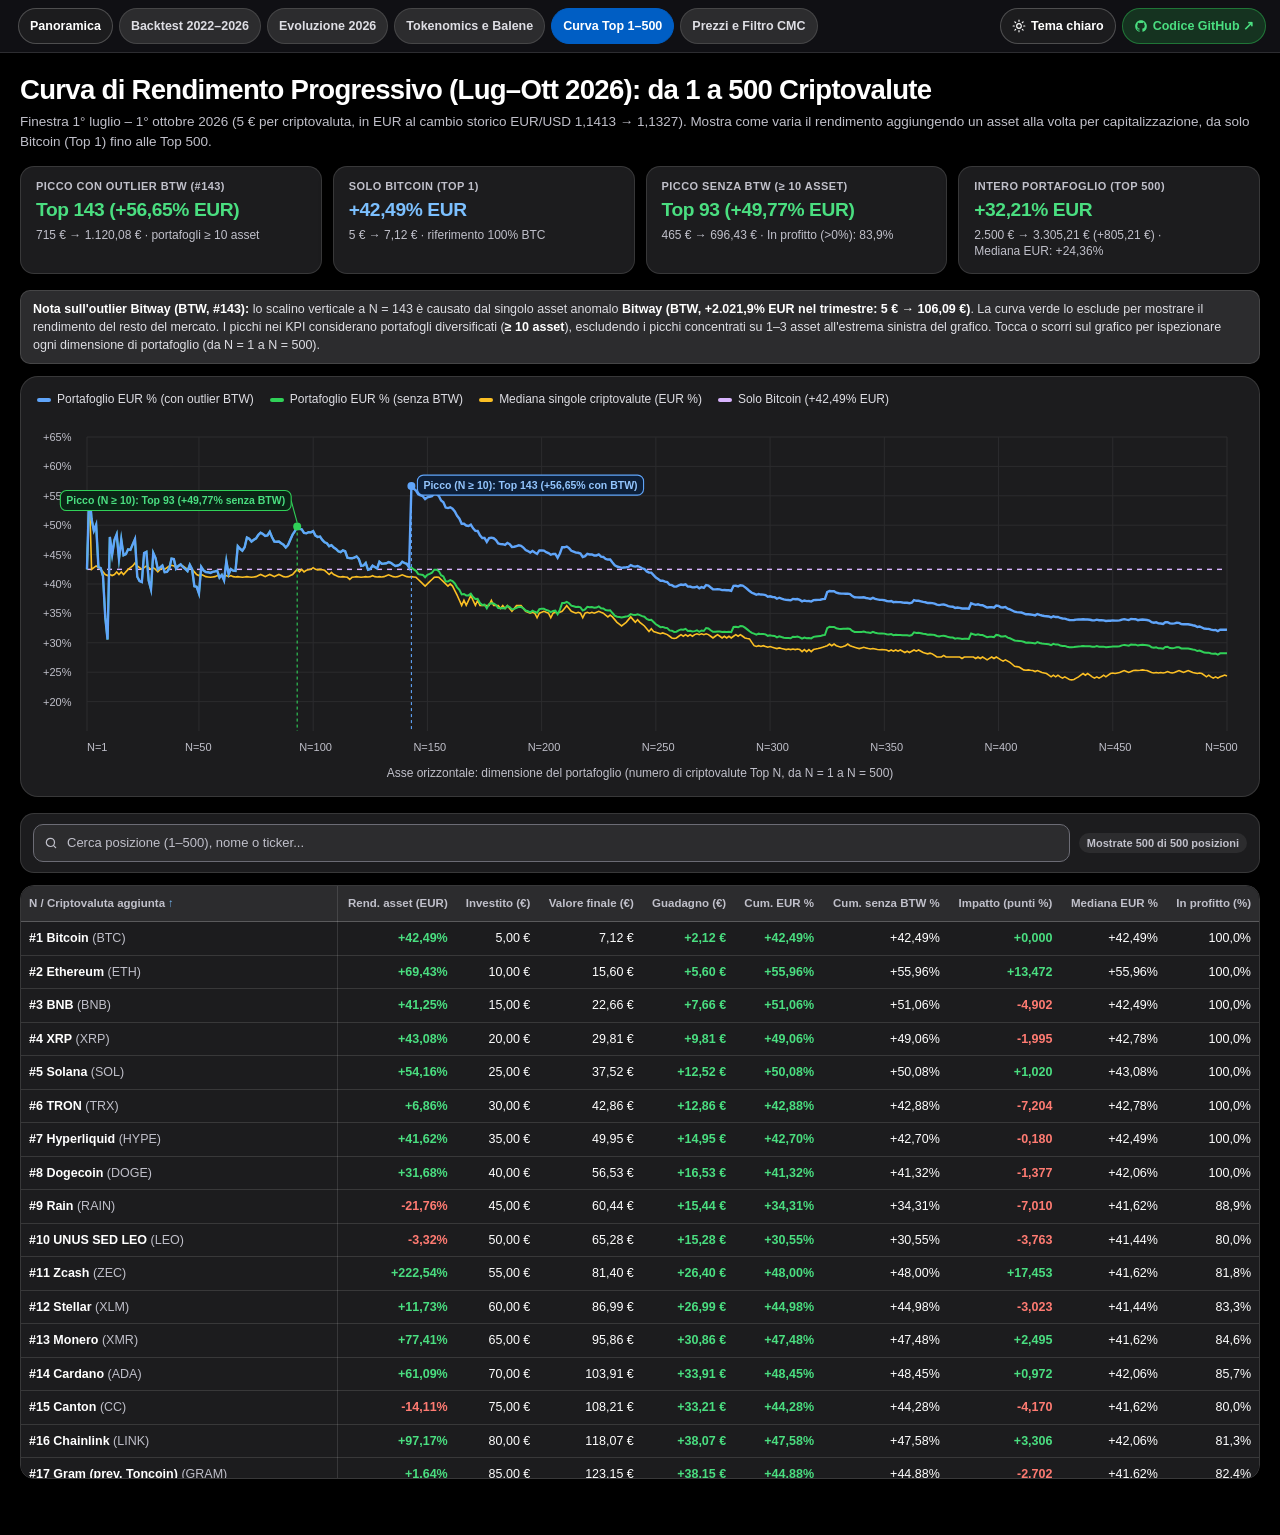
<file: curva_rendimento_N1_to_N500.html>
<!DOCTYPE html>
<html lang="it" data-theme="dark">
<head>
<meta charset="UTF-8">
<meta name="viewport" content="width=device-width, initial-scale=1.0">
<title>Curva Top N (Q3 2026): Rendimento da 1 a 500 Crypto</title>
<script>(function(){try{var t=localStorage.getItem('crypto_hub_theme');document.documentElement.setAttribute('data-theme',t==='light'?'light':'dark');}catch(e){document.documentElement.setAttribute('data-theme','dark');}})();</script>
<link rel="stylesheet" href="./assets/apple-craft.css">
<style>
:root, [data-theme="dark"] {
  --chart-port: #60a5fa;
  --chart-struct: #30d158;
  --chart-median: #fbbf24;
  --chart-btc: #d8b4fe;
}
[data-theme="light"] {
  --chart-port: #005ec4;
  --chart-struct: #137333;
  --chart-median: #b45309;
  --chart-btc: #7e22ce;
}
.wrap { max-width: 1480px; }
.chart-card {
  background: var(--surface);
  border: 1px solid var(--border);
  border-radius: var(--r-lg);
  padding: 14px 16px;
  margin-bottom: 16px;
  position: relative;
  box-shadow: var(--shadow-card);
}
.legend {
  display: flex;
  flex-wrap: wrap;
  gap: 6px 16px;
  margin-bottom: 10px;
  font-size: 12px;
  color: var(--ink-secondary);
}
.leg-item { display: inline-flex; align-items: center; gap: 6px; white-space: nowrap; }
.swatch { width: 14px; height: 4px; border-radius: 2px; flex-shrink: 0; }
canvas#cv {
  width: 100%;
  height: clamp(235px, 38vh, 360px);
  display: block;
  cursor: crosshair;
  touch-action: pan-y;
}
#tooltip {
  position: absolute;
  pointer-events: none;
  background: var(--surface);
  color: var(--ink);
  border: 1px solid var(--border-strong);
  border-radius: 10px;
  padding: 9px 12px;
  font-size: 12px;
  line-height: 1.45;
  display: none;
  box-shadow: 0 10px 28px rgba(0, 0, 0, 0.35);
  z-index: 20;
  min-width: 225px;
  max-width: calc(100% - 20px);
}
.sort-ind { opacity: 0.9; margin-left: 3px; color: var(--accent-text); }
@media (max-width: 768px) {
  .kpis.kpis-4 { gap: 7px; margin-bottom: 12px; }
  .kpi { padding: 9px 10px; }
  .kpi .val { font-size: 0.98rem; }
  .kpi .det { font-size: 11px; }
  .legend { display: grid; grid-template-columns: repeat(2, minmax(0, 1fr)); gap: 5px 8px; font-size: 11px; }
  .leg-item { white-space: normal; line-height: 1.25; }
  canvas#cv { height: 235px; }
}
</style>
</head>
<body>
<script src="./assets/hub-shell.js"></script>
<script>agyInitHubNav("curva", "./");</script>

<div class="wrap">
  <div class="page-head">
    <h1>Curva di Rendimento Progressivo (Lug–Ott 2026): da 1 a 500 Criptovalute</h1>
    <div class="sub">Finestra 1&deg; luglio &ndash; 1&deg; ottobre 2026 (5&nbsp;&euro; per criptovaluta, in EUR al cambio storico EUR/USD 1,1413 &rarr; 1,1327). Mostra come varia il rendimento aggiungendo un asset alla volta per capitalizzazione, da solo Bitcoin (Top 1) fino alle Top 500.</div>
  </div>

  <div class="kpis kpis-4">
    <div class="kpi"><div class="lbl">Picco con outlier BTW (#143)</div><div class="val pos">Top 143 (+56,65% EUR)</div><div class="det">715&nbsp;&euro; &rarr; 1.120,08&nbsp;&euro;<span class="kpi-sep"> &middot; </span><span class="nowrap">portafogli &ge;&nbsp;10 asset</span></div></div>
    <div class="kpi"><div class="lbl">Solo Bitcoin (Top 1)</div><div class="val acc">+42,49% EUR</div><div class="det">5&nbsp;&euro; &rarr; 7,12&nbsp;&euro;<span class="kpi-sep"> &middot; </span><span class="nowrap">riferimento 100% BTC</span></div></div>
    <div class="kpi"><div class="lbl">Picco senza BTW (&ge; 10 asset)</div><div class="val pos">Top 93 (+49,77% EUR)</div><div class="det">465&nbsp;&euro; &rarr; 696,43&nbsp;&euro;<span class="kpi-sep"> &middot; </span><span class="nowrap">In profitto (&gt;0%): 83,9%</span></div></div>
    <div class="kpi"><div class="lbl">Intero portafoglio (Top 500)</div><div class="val pos">+32,21% EUR</div><div class="det">2.500&nbsp;&euro; &rarr; 3.305,21&nbsp;&euro; (+805,21&nbsp;&euro;)<span class="kpi-sep"> &middot; </span><span class="nowrap">Mediana EUR: +24,36%</span></div></div>
  </div>

  <div class="info-banner">
    <strong>Nota sull'outlier Bitway (BTW, #143):</strong> lo scalino verticale a N&nbsp;=&nbsp;143 &egrave; causato dal singolo asset anomalo <strong>Bitway (BTW, +2.021,9% EUR nel trimestre: 5&nbsp;&euro; &rarr; 106,09&nbsp;&euro;)</strong>. La curva verde lo esclude per mostrare il rendimento del resto del mercato. I picchi nei KPI considerano portafogli diversificati (<strong>&ge;&nbsp;10 asset</strong>), escludendo i picchi concentrati su 1–3 asset all'estrema sinistra del grafico. Tocca o scorri sul grafico per ispezionare ogni dimensione di portafoglio (da N&nbsp;=&nbsp;1 a N&nbsp;=&nbsp;500).
  </div>

  <div class="chart-card">
    <div class="legend">
      <div class="leg-item"><span class="swatch" style="background:var(--chart-port)"></span>Portafoglio EUR % (con outlier BTW)</div>
      <div class="leg-item"><span class="swatch" style="background:var(--chart-struct)"></span>Portafoglio EUR % (senza BTW)</div>
      <div class="leg-item"><span class="swatch" style="background:var(--chart-median)"></span>Mediana singole criptovalute (EUR %)</div>
      <div class="leg-item"><span class="swatch" style="background:var(--chart-btc)"></span>Solo Bitcoin (+42,49% EUR)</div>
    </div>
    <canvas id="cv" role="img" aria-label="Grafico della curva di rendimento progressiva da Top 1 a Top 500 nel trimestre luglio-ottobre 2026"></canvas>
    <div class="tbl-note" style="text-align:center;margin-top:4px">Asse orizzontale: dimensione del portafoglio (numero di criptovalute Top N, da N = 1 a N = 500)</div>
    <div id="tooltip"></div>
  </div>

  <div class="controls">
    <div class="search-box">
      <span class="s-ico"><svg viewBox="0 0 24 24" fill="none" stroke="currentColor" stroke-width="2.1" stroke-linecap="round" stroke-linejoin="round" aria-hidden="true"><circle cx="11" cy="11" r="7"/><path d="m20 20-3.5-3.5"/></svg></span>
      <input type="search" id="q" placeholder="Cerca posizione (1–500), nome o ticker...">
      <button type="button" class="s-clr" aria-label="Pulisci ricerca">&times;</button>
    </div>
    <span id="shown" class="pill p-muted">Mostrate 500 di 500 posizioni</span>
    <span class="scroll-hint" data-scroll-hint="curvaWrap">&larr; Scorri tabella &rarr;</span>
  </div>

  <div class="tbl-wrap" id="curvaWrap">
    <table>
      <thead>
        <tr>
          <th class="l sticky-col" data-k="N">N / Criptovaluta aggiunta</th>
          <th data-k="added_coin_pct_eur">Rend. asset (EUR)</th>
          <th data-k="invested_eur">Investito (&euro;)</th>
          <th data-k="portfolio_val_eur_real">Valore finale (&euro;)</th>
          <th data-k="portfolio_pnl_eur_real">Guadagno (&euro;)</th>
          <th data-k="portfolio_pct_eur_real">Cum. EUR %</th>
          <th data-k="portfolio_pct_eur_ex_btw">Cum. senza BTW %</th>
          <th data-k="marginal_impact_pp">Impatto (punti %)</th>
          <th data-k="median_return_pct">Mediana EUR %</th>
          <th data-k="win_rate_pct">In profitto (%)</th>
        </tr>
      </thead>
      <tbody id="tb"></tbody>
    </table>
  </div>
</div>

<script>
const STEPS = [{"N": 1, "forensic_id": "cmc-1", "step_id": "step-001", "added_name": "Bitcoin", "added_symbol": "BTC", "added_mcap_jul1_usd": 1203130405284.7786, "added_coin_val_oct1_eur": 7.1244, "added_coin_pct_eur": 42.49, "invested_eur": 5.0, "portfolio_val_eur_real": 7.12, "portfolio_pnl_eur_real": 2.12, "portfolio_pct_eur_real": 42.4884, "portfolio_val_eur_const": 7.07, "portfolio_pct_usd": 41.413, "portfolio_pct_eur_ex_btw": 42.4884, "marginal_impact_pp": 0.0, "median_return_pct": 42.49, "winners": 1, "win_rate_pct": 100.0, "cross_sectional_std_pct": 0.0}, {"N": 2, "forensic_id": "cmc-1027", "step_id": "step-002", "added_name": "Ethereum", "added_symbol": "ETH", "added_mcap_jul1_usd": 194174764118.79102, "added_coin_val_oct1_eur": 8.4717, "added_coin_pct_eur": 69.43, "invested_eur": 10.0, "portfolio_val_eur_real": 15.6, "portfolio_pnl_eur_real": 5.6, "portfolio_pct_eur_real": 55.9608, "portfolio_val_eur_const": 15.48, "portfolio_pct_usd": 54.7837, "portfolio_pct_eur_ex_btw": 55.9608, "marginal_impact_pp": 13.4724, "median_return_pct": 55.96, "winners": 2, "win_rate_pct": 100.0, "cross_sectional_std_pct": 19.05}, {"N": 3, "forensic_id": "cmc-1839", "step_id": "step-003", "added_name": "BNB", "added_symbol": "BNB", "added_mcap_jul1_usd": 74145223949.48012, "added_coin_val_oct1_eur": 7.0627, "added_coin_pct_eur": 41.25, "invested_eur": 15.0, "portfolio_val_eur_real": 22.66, "portfolio_pnl_eur_real": 7.66, "portfolio_pct_eur_real": 51.0584, "portfolio_val_eur_const": 22.49, "portfolio_pct_usd": 49.9182, "portfolio_pct_eur_ex_btw": 51.0584, "marginal_impact_pp": -4.9024, "median_return_pct": 42.49, "winners": 3, "win_rate_pct": 100.0, "cross_sectional_std_pct": 15.92}, {"N": 4, "forensic_id": "cmc-52", "step_id": "step-004", "added_name": "XRP", "added_symbol": "XRP", "added_mcap_jul1_usd": 65487268447.62558, "added_coin_val_oct1_eur": 7.1539, "added_coin_pct_eur": 43.08, "invested_eur": 20.0, "portfolio_val_eur_real": 29.81, "portfolio_pnl_eur_real": 9.81, "portfolio_pct_eur_real": 49.0634, "portfolio_val_eur_const": 29.59, "portfolio_pct_usd": 47.9384, "portfolio_pct_eur_ex_btw": 49.0634, "marginal_impact_pp": -1.9949, "median_return_pct": 42.78, "winners": 4, "win_rate_pct": 100.0, "cross_sectional_std_pct": 13.6}, {"N": 5, "forensic_id": "cmc-5426", "step_id": "step-005", "added_name": "Solana", "added_symbol": "SOL", "added_mcap_jul1_usd": 44951996941.538666, "added_coin_val_oct1_eur": 7.7082, "added_coin_pct_eur": 54.16, "invested_eur": 25.0, "portfolio_val_eur_real": 37.52, "portfolio_pnl_eur_real": 12.52, "portfolio_pct_eur_real": 50.0837, "portfolio_val_eur_const": 37.24, "portfolio_pct_usd": 48.9509, "portfolio_pct_eur_ex_btw": 50.0837, "marginal_impact_pp": 1.0202, "median_return_pct": 43.08, "winners": 5, "win_rate_pct": 100.0, "cross_sectional_std_pct": 12.0}, {"N": 6, "forensic_id": "cmc-1958", "step_id": "step-006", "added_name": "TRON", "added_symbol": "TRX", "added_mcap_jul1_usd": 29945136382.44714, "added_coin_val_oct1_eur": 5.3431, "added_coin_pct_eur": 6.86, "invested_eur": 30.0, "portfolio_val_eur_real": 42.86, "portfolio_pnl_eur_real": 12.86, "portfolio_pct_eur_real": 42.8802, "portfolio_val_eur_const": 42.54, "portfolio_pct_usd": 41.8018, "portfolio_pct_eur_ex_btw": 42.8802, "marginal_impact_pp": -7.2035, "median_return_pct": 42.78, "winners": 6, "win_rate_pct": 100.0, "cross_sectional_std_pct": 20.65}, {"N": 7, "forensic_id": "cmc-32196", "step_id": "step-007", "added_name": "Hyperliquid", "added_symbol": "HYPE", "added_mcap_jul1_usd": 15774799943.296915, "added_coin_val_oct1_eur": 7.0811, "added_coin_pct_eur": 41.62, "invested_eur": 35.0, "portfolio_val_eur_real": 49.95, "portfolio_pnl_eur_real": 14.95, "portfolio_pct_eur_real": 42.7004, "portfolio_val_eur_const": 49.57, "portfolio_pct_usd": 41.6234, "portfolio_pct_eur_ex_btw": 42.7004, "marginal_impact_pp": -0.1798, "median_return_pct": 42.49, "winners": 7, "win_rate_pct": 100.0, "cross_sectional_std_pct": 18.86}, {"N": 8, "forensic_id": "cmc-74", "step_id": "step-008", "added_name": "Dogecoin", "added_symbol": "DOGE", "added_mcap_jul1_usd": 11180024295.686674, "added_coin_val_oct1_eur": 6.5841, "added_coin_pct_eur": 31.68, "invested_eur": 40.0, "portfolio_val_eur_real": 56.53, "portfolio_pnl_eur_real": 16.53, "portfolio_pct_eur_real": 41.3232, "portfolio_val_eur_const": 56.1, "portfolio_pct_usd": 40.2566, "portfolio_pct_eur_ex_btw": 41.3232, "marginal_impact_pp": -1.3772, "median_return_pct": 42.06, "winners": 8, "win_rate_pct": 100.0, "cross_sectional_std_pct": 17.89}, {"N": 9, "forensic_id": "cmc-38341", "step_id": "step-009", "added_name": "Rain", "added_symbol": "RAIN", "added_mcap_jul1_usd": 10283166117.10644, "added_coin_val_oct1_eur": 3.9119, "added_coin_pct_eur": -21.76, "invested_eur": 45.0, "portfolio_val_eur_real": 60.44, "portfolio_pnl_eur_real": 15.44, "portfolio_pct_eur_real": 34.3138, "portfolio_val_eur_const": 59.99, "portfolio_pct_usd": 33.3, "portfolio_pct_eur_ex_btw": 34.3138, "marginal_impact_pp": -7.0095, "median_return_pct": 41.62, "winners": 8, "win_rate_pct": 88.89, "cross_sectional_std_pct": 26.87}, {"N": 10, "forensic_id": "cmc-3957", "step_id": "step-010", "added_name": "UNUS SED LEO", "added_symbol": "LEO", "added_mcap_jul1_usd": 8509084747.01246, "added_coin_val_oct1_eur": 4.8342, "added_coin_pct_eur": -3.32, "invested_eur": 50.0, "portfolio_val_eur_real": 65.28, "portfolio_pnl_eur_real": 15.28, "portfolio_pct_eur_real": 30.5508, "portfolio_val_eur_const": 64.78, "portfolio_pct_usd": 29.5655, "portfolio_pct_eur_ex_btw": 30.5508, "marginal_impact_pp": -3.7629, "median_return_pct": 41.44, "winners": 8, "win_rate_pct": 80.0, "cross_sectional_std_pct": 27.99}, {"N": 11, "forensic_id": "cmc-1437", "step_id": "step-011", "added_name": "Zcash", "added_symbol": "ZEC", "added_mcap_jul1_usd": 6979238026.708068, "added_coin_val_oct1_eur": 16.1268, "added_coin_pct_eur": 222.54, "invested_eur": 55.0, "portfolio_val_eur_real": 81.4, "portfolio_pnl_eur_real": 26.4, "portfolio_pct_eur_real": 48.004, "portfolio_val_eur_const": 80.79, "portfolio_pct_usd": 46.887, "portfolio_pct_eur_ex_btw": 48.004, "marginal_impact_pp": 17.4532, "median_return_pct": 41.62, "winners": 9, "win_rate_pct": 81.82, "cross_sectional_std_pct": 63.69}, {"N": 12, "forensic_id": "cmc-512", "step_id": "step-012", "added_name": "Stellar", "added_symbol": "XLM", "added_mcap_jul1_usd": 6713867828.44067, "added_coin_val_oct1_eur": 5.5863, "added_coin_pct_eur": 11.73, "invested_eur": 60.0, "portfolio_val_eur_real": 86.99, "portfolio_pnl_eur_real": 26.99, "portfolio_pct_eur_real": 44.9809, "portfolio_val_eur_const": 86.33, "portfolio_pct_usd": 43.8866, "portfolio_pct_eur_ex_btw": 44.9809, "marginal_impact_pp": -3.0232, "median_return_pct": 41.44, "winners": 10, "win_rate_pct": 83.33, "cross_sectional_std_pct": 61.62}, {"N": 13, "forensic_id": "cmc-328", "step_id": "step-013", "added_name": "Monero", "added_symbol": "XMR", "added_mcap_jul1_usd": 5800906334.501596, "added_coin_val_oct1_eur": 8.8707, "added_coin_pct_eur": 77.41, "invested_eur": 65.0, "portfolio_val_eur_real": 95.86, "portfolio_pnl_eur_real": 30.86, "portfolio_pct_eur_real": 47.4758, "portfolio_val_eur_const": 95.14, "portfolio_pct_usd": 46.3627, "portfolio_pct_eur_ex_btw": 47.4758, "marginal_impact_pp": 2.4949, "median_return_pct": 41.62, "winners": 11, "win_rate_pct": 84.62, "cross_sectional_std_pct": 59.68}, {"N": 14, "forensic_id": "cmc-2010", "step_id": "step-014", "added_name": "Cardano", "added_symbol": "ADA", "added_mcap_jul1_usd": 5607029294.063232, "added_coin_val_oct1_eur": 8.0544, "added_coin_pct_eur": 61.09, "invested_eur": 70.0, "portfolio_val_eur_real": 103.91, "portfolio_pnl_eur_real": 33.91, "portfolio_pct_eur_real": 48.4481, "portfolio_val_eur_const": 103.13, "portfolio_pct_usd": 47.3277, "portfolio_pct_eur_ex_btw": 48.4481, "marginal_impact_pp": 0.9723, "median_return_pct": 42.06, "winners": 12, "win_rate_pct": 85.71, "cross_sectional_std_pct": 57.45}, {"N": 15, "forensic_id": "cmc-37263", "step_id": "step-015", "added_name": "Canton", "added_symbol": "CC", "added_mcap_jul1_usd": 5485744370.391269, "added_coin_val_oct1_eur": 4.2945, "added_coin_pct_eur": -14.11, "invested_eur": 75.0, "portfolio_val_eur_real": 108.21, "portfolio_pnl_eur_real": 33.21, "portfolio_pct_eur_real": 44.2776, "portfolio_val_eur_const": 107.39, "portfolio_pct_usd": 43.1886, "portfolio_pct_eur_ex_btw": 44.2776, "marginal_impact_pp": -4.1705, "median_return_pct": 41.62, "winners": 12, "win_rate_pct": 80.0, "cross_sectional_std_pct": 57.67}, {"N": 16, "forensic_id": "cmc-1975", "step_id": "step-016", "added_name": "Chainlink", "added_symbol": "LINK", "added_mcap_jul1_usd": 5344269455.731005, "added_coin_val_oct1_eur": 9.8585, "added_coin_pct_eur": 97.17, "invested_eur": 80.0, "portfolio_val_eur_real": 118.07, "portfolio_pnl_eur_real": 38.07, "portfolio_pct_eur_real": 47.5834, "portfolio_val_eur_const": 117.18, "portfolio_pct_usd": 46.4695, "portfolio_pct_eur_ex_btw": 47.5834, "marginal_impact_pp": 3.3058, "median_return_pct": 42.06, "winners": 13, "win_rate_pct": 81.25, "cross_sectional_std_pct": 57.26}, {"N": 17, "forensic_id": "cmc-11419", "step_id": "step-017", "added_name": "Gram (prev. Toncoin)", "added_symbol": "GRAM", "added_mcap_jul1_usd": 4216980730.014805, "added_coin_val_oct1_eur": 5.0821, "added_coin_pct_eur": 1.64, "invested_eur": 85.0, "portfolio_val_eur_real": 123.15, "portfolio_pnl_eur_real": 38.15, "portfolio_pct_eur_real": 44.881, "portfolio_val_eur_const": 122.22, "portfolio_pct_usd": 43.7875, "portfolio_pct_eur_ex_btw": 44.881, "marginal_impact_pp": -2.7024, "median_return_pct": 41.62, "winners": 14, "win_rate_pct": 82.35, "cross_sectional_std_pct": 56.55}, {"N": 18, "forensic_id": "cmc-1831", "step_id": "step-018", "added_name": "Bitcoin Cash", "added_symbol": "BCH", "added_mcap_jul1_usd": 4216388659.210888, "added_coin_val_oct1_eur": 7.4138, "added_coin_pct_eur": 48.28, "invested_eur": 90.0, "portfolio_val_eur_real": 130.56, "portfolio_pnl_eur_real": 40.56, "portfolio_pct_eur_real": 45.0696, "portfolio_val_eur_const": 129.58, "portfolio_pct_usd": 43.9747, "portfolio_pct_eur_ex_btw": 45.0696, "marginal_impact_pp": 0.1886, "median_return_pct": 42.06, "winners": 15, "win_rate_pct": 83.33, "cross_sectional_std_pct": 54.87}, {"N": 19, "forensic_id": "cmc-2", "step_id": "step-019", "added_name": "Litecoin", "added_symbol": "LTC", "added_mcap_jul1_usd": 3299010079.6821723, "added_coin_val_oct1_eur": 8.0389, "added_coin_pct_eur": 60.78, "invested_eur": 95.0, "portfolio_val_eur_real": 138.6, "portfolio_pnl_eur_real": 43.6, "portfolio_pct_eur_real": 45.8963, "portfolio_val_eur_const": 137.56, "portfolio_pct_usd": 44.7952, "portfolio_pct_eur_ex_btw": 45.8963, "marginal_impact_pp": 0.8268, "median_return_pct": 42.49, "winners": 16, "win_rate_pct": 84.21, "cross_sectional_std_pct": 53.45}, {"N": 20, "forensic_id": "cmc-4642", "step_id": "step-020", "added_name": "Hedera", "added_symbol": "HBAR", "added_mcap_jul1_usd": 3123294676.7184954, "added_coin_val_oct1_eur": 7.203, "added_coin_pct_eur": 44.06, "invested_eur": 100.0, "portfolio_val_eur_real": 145.8, "portfolio_pnl_eur_real": 45.8, "portfolio_pct_eur_real": 45.8045, "portfolio_val_eur_const": 144.7, "portfolio_pct_usd": 44.7041, "portfolio_pct_eur_ex_btw": 45.8045, "marginal_impact_pp": -0.0918, "median_return_pct": 42.78, "winners": 17, "win_rate_pct": 85.0, "cross_sectional_std_pct": 52.02}, {"N": 21, "forensic_id": "cmc-20947", "step_id": "step-021", "added_name": "Sui", "added_symbol": "SUI", "added_mcap_jul1_usd": 2899278994.172005, "added_coin_val_oct1_eur": 8.2781, "added_coin_pct_eur": 65.56, "invested_eur": 105.0, "portfolio_val_eur_real": 154.08, "portfolio_pnl_eur_real": 49.08, "portfolio_pct_eur_real": 46.7454, "portfolio_val_eur_const": 152.92, "portfolio_pct_usd": 45.6378, "portfolio_pct_eur_ex_btw": 46.7454, "marginal_impact_pp": 0.9409, "median_return_pct": 43.08, "winners": 18, "win_rate_pct": 85.71, "cross_sectional_std_pct": 50.89}, {"N": 22, "forensic_id": "cmc-5805", "step_id": "step-022", "added_name": "Avalanche", "added_symbol": "AVAX", "added_mcap_jul1_usd": 2876871231.8290606, "added_coin_val_oct1_eur": 8.3169, "added_coin_pct_eur": 66.34, "invested_eur": 110.0, "portfolio_val_eur_real": 162.4, "portfolio_pnl_eur_real": 52.4, "portfolio_pct_eur_real": 47.636, "portfolio_val_eur_const": 161.17, "portfolio_pct_usd": 46.5217, "portfolio_pct_eur_ex_btw": 47.636, "marginal_impact_pp": 0.8906, "median_return_pct": 43.57, "winners": 19, "win_rate_pct": 86.36, "cross_sectional_std_pct": 49.84}, {"N": 23, "forensic_id": "cmc-33223", "step_id": "step-023", "added_name": "LAB", "added_symbol": "LAB", "added_mcap_jul1_usd": 2777370759.866194, "added_coin_val_oct1_eur": 0.0298, "added_coin_pct_eur": -99.4, "invested_eur": 115.0, "portfolio_val_eur_real": 162.43, "portfolio_pnl_eur_real": 47.43, "portfolio_pct_eur_real": 41.243, "portfolio_val_eur_const": 161.2, "portfolio_pct_usd": 40.177, "portfolio_pct_eur_ex_btw": 41.243, "marginal_impact_pp": -6.393, "median_return_pct": 43.08, "winners": 19, "win_rate_pct": 82.61, "cross_sectional_std_pct": 57.54}, {"N": 24, "forensic_id": "cmc-3635", "step_id": "step-024", "added_name": "Cronos", "added_symbol": "CRO", "added_mcap_jul1_usd": 2568891028.042209, "added_coin_val_oct1_eur": 6.1675, "added_coin_pct_eur": 23.35, "invested_eur": 120.0, "portfolio_val_eur_real": 168.6, "portfolio_pnl_eur_real": 48.6, "portfolio_pct_eur_real": 40.4974, "portfolio_val_eur_const": 167.32, "portfolio_pct_usd": 39.437, "portfolio_pct_eur_ex_btw": 40.4974, "marginal_impact_pp": -0.7456, "median_return_pct": 42.78, "winners": 20, "win_rate_pct": 83.33, "cross_sectional_std_pct": 56.39}, {"N": 25, "forensic_id": "cmc-5994", "step_id": "step-025", "added_name": "Shiba Inu", "added_symbol": "SHIB", "added_mcap_jul1_usd": 2520786711.8176694, "added_coin_val_oct1_eur": 6.816, "added_coin_pct_eur": 36.32, "invested_eur": 125.0, "portfolio_val_eur_real": 175.41, "portfolio_pnl_eur_real": 50.41, "portfolio_pct_eur_real": 40.3303, "portfolio_val_eur_const": 174.09, "portfolio_pct_usd": 39.2712, "portfolio_pct_eur_ex_btw": 40.3303, "marginal_impact_pp": -0.1671, "median_return_pct": 42.49, "winners": 21, "win_rate_pct": 84.0, "cross_sectional_std_pct": 55.21}, {"N": 26, "forensic_id": "cmc-6535", "step_id": "step-026", "added_name": "NEAR Protocol", "added_symbol": "NEAR", "added_mcap_jul1_usd": 2344060269.9206953, "added_coin_val_oct1_eur": 13.4258, "added_coin_pct_eur": 168.52, "invested_eur": 130.0, "portfolio_val_eur_real": 188.84, "portfolio_pnl_eur_real": 58.84, "portfolio_pct_eur_real": 45.2605, "portfolio_val_eur_const": 187.41, "portfolio_pct_usd": 44.1642, "portfolio_pct_eur_ex_btw": 45.2605, "marginal_impact_pp": 4.9302, "median_return_pct": 42.78, "winners": 22, "win_rate_pct": 84.62, "cross_sectional_std_pct": 59.65}, {"N": 27, "forensic_id": "cmc-22974", "step_id": "step-027", "added_name": "Bittensor", "added_symbol": "TAO", "added_mcap_jul1_usd": 2243717133.7365546, "added_coin_val_oct1_eur": 7.5421, "added_coin_pct_eur": 50.84, "invested_eur": 135.0, "portfolio_val_eur_real": 196.38, "portfolio_pnl_eur_real": 61.38, "portfolio_pct_eur_real": 45.4672, "portfolio_val_eur_const": 194.9, "portfolio_pct_usd": 44.3693, "portfolio_pct_eur_ex_btw": 45.4672, "marginal_impact_pp": 0.2067, "median_return_pct": 43.08, "winners": 23, "win_rate_pct": 85.19, "cross_sectional_std_pct": 58.5}, {"N": 28, "forensic_id": "cmc-7326", "step_id": "step-028", "added_name": "DeXe", "added_symbol": "DEXE", "added_mcap_jul1_usd": 1932771566.6379426, "added_coin_val_oct1_eur": 0.4158, "added_coin_pct_eur": -91.68, "invested_eur": 140.0, "portfolio_val_eur_real": 196.8, "portfolio_pnl_eur_real": 56.8, "portfolio_pct_eur_real": 40.5689, "portfolio_val_eur_const": 195.31, "portfolio_pct_usd": 39.508, "portfolio_pct_eur_ex_btw": 40.5689, "marginal_impact_pp": -4.8983, "median_return_pct": 42.78, "winners": 23, "win_rate_pct": 82.14, "cross_sectional_std_pct": 62.99}, {"N": 29, "forensic_id": "cmc-33251", "step_id": "step-029", "added_name": "World Liberty Financial", "added_symbol": "WLFI", "added_mcap_jul1_usd": 1824635960.482095, "added_coin_val_oct1_eur": 4.9011, "added_coin_pct_eur": -1.98, "invested_eur": 145.0, "portfolio_val_eur_real": 201.7, "portfolio_pnl_eur_real": 56.7, "portfolio_pct_eur_real": 39.1018, "portfolio_val_eur_const": 200.18, "portfolio_pct_usd": 38.052, "portfolio_pct_eur_ex_btw": 39.1018, "marginal_impact_pp": -1.4671, "median_return_pct": 42.49, "winners": 23, "win_rate_pct": 79.31, "cross_sectional_std_pct": 62.36}, {"N": 30, "forensic_id": "cmc-7083", "step_id": "step-030", "added_name": "Uniswap", "added_symbol": "UNI", "added_mcap_jul1_usd": 1732102856.7821746, "added_coin_val_oct1_eur": 16.2204, "added_coin_pct_eur": 224.41, "invested_eur": 150.0, "portfolio_val_eur_real": 217.92, "portfolio_pnl_eur_real": 67.92, "portfolio_pct_eur_real": 45.2787, "portfolio_val_eur_const": 216.27, "portfolio_pct_usd": 44.1822, "portfolio_pct_eur_ex_btw": 45.2787, "marginal_impact_pp": 6.1769, "median_return_pct": 42.78, "winners": 24, "win_rate_pct": 80.0, "cross_sectional_std_pct": 69.99}, {"N": 31, "forensic_id": "cmc-36341", "step_id": "step-031", "added_name": "Aster", "added_symbol": "ASTER", "added_mcap_jul1_usd": 1698110486.7265217, "added_coin_val_oct1_eur": 5.925, "added_coin_pct_eur": 18.5, "invested_eur": 155.0, "portfolio_val_eur_real": 223.84, "portfolio_pnl_eur_real": 68.84, "portfolio_pct_eur_real": 44.4149, "portfolio_val_eur_const": 222.15, "portfolio_pct_usd": 43.3249, "portfolio_pct_eur_ex_btw": 44.4149, "marginal_impact_pp": -0.8638, "median_return_pct": 42.49, "winners": 25, "win_rate_pct": 80.65, "cross_sectional_std_pct": 68.98}, {"N": 32, "forensic_id": "cmc-35491", "step_id": "step-032", "added_name": "MemeCore", "added_symbol": "M", "added_mcap_jul1_usd": 1684623410.4597538, "added_coin_val_oct1_eur": 4.1434, "added_coin_pct_eur": -17.13, "invested_eur": 160.0, "portfolio_val_eur_real": 227.99, "portfolio_pnl_eur_real": 67.99, "portfolio_pct_eur_real": 42.4915, "portfolio_val_eur_const": 226.27, "portfolio_pct_usd": 41.4161, "portfolio_pct_eur_ex_btw": 42.4915, "marginal_impact_pp": -1.9234, "median_return_pct": 42.06, "winners": 25, "win_rate_pct": 78.12, "cross_sectional_std_pct": 68.73}, {"N": 33, "forensic_id": "cmc-3897", "step_id": "step-033", "added_name": "OKB", "added_symbol": "OKB", "added_mcap_jul1_usd": 1678660531.4658592, "added_coin_val_oct1_eur": 7.639, "added_coin_pct_eur": 52.78, "invested_eur": 165.0, "portfolio_val_eur_real": 235.63, "portfolio_pnl_eur_real": 70.63, "portfolio_pct_eur_real": 42.8033, "portfolio_val_eur_const": 233.85, "portfolio_pct_usd": 41.7255, "portfolio_pct_eur_ex_btw": 42.8033, "marginal_impact_pp": 0.3118, "median_return_pct": 42.49, "winners": 26, "win_rate_pct": 78.79, "cross_sectional_std_pct": 67.67}, {"N": 34, "forensic_id": "cmc-21159", "step_id": "step-034", "added_name": "Ondo", "added_symbol": "ONDO", "added_mcap_jul1_usd": 1580636878.894027, "added_coin_val_oct1_eur": 7.7135, "added_coin_pct_eur": 54.27, "invested_eur": 170.0, "portfolio_val_eur_real": 243.34, "portfolio_pnl_eur_real": 73.34, "portfolio_pct_eur_real": 43.1406, "portfolio_val_eur_const": 241.5, "portfolio_pct_usd": 42.0602, "portfolio_pct_eur_ex_btw": 43.1406, "marginal_impact_pp": 0.3373, "median_return_pct": 42.78, "winners": 27, "win_rate_pct": 79.41, "cross_sectional_std_pct": 66.67}, {"N": 35, "forensic_id": "cmc-29160", "step_id": "step-035", "added_name": "HTX", "added_symbol": "HTX", "added_mcap_jul1_usd": 1496209337.1802263, "added_coin_val_oct1_eur": 5.1948, "added_coin_pct_eur": 3.9, "invested_eur": 175.0, "portfolio_val_eur_real": 248.53, "portfolio_pnl_eur_real": 73.53, "portfolio_pct_eur_real": 42.0193, "portfolio_val_eur_const": 246.66, "portfolio_pct_usd": 40.9474, "portfolio_pct_eur_ex_btw": 42.0193, "marginal_impact_pp": -1.1213, "median_return_pct": 42.49, "winners": 28, "win_rate_pct": 80.0, "cross_sectional_std_pct": 66.01}, {"N": 36, "forensic_id": "cmc-6636", "step_id": "step-036", "added_name": "Polkadot", "added_symbol": "DOT", "added_mcap_jul1_usd": 1399859054.8944674, "added_coin_val_oct1_eur": 7.1645, "added_coin_pct_eur": 43.29, "invested_eur": 180.0, "portfolio_val_eur_real": 255.7, "portfolio_pnl_eur_real": 75.7, "portfolio_pct_eur_real": 42.0546, "portfolio_val_eur_const": 253.77, "portfolio_pct_usd": 40.9824, "portfolio_pct_eur_ex_btw": 42.0546, "marginal_impact_pp": 0.0353, "median_return_pct": 42.78, "winners": 29, "win_rate_pct": 80.56, "cross_sectional_std_pct": 65.06}, {"N": 37, "forensic_id": "cmc-27075", "step_id": "step-037", "added_name": "Mantle", "added_symbol": "MNT", "added_mcap_jul1_usd": 1396414057.8337445, "added_coin_val_oct1_eur": 8.1162, "added_coin_pct_eur": 62.32, "invested_eur": 185.0, "portfolio_val_eur_real": 263.81, "portfolio_pnl_eur_real": 78.81, "portfolio_pct_eur_real": 42.6024, "portfolio_val_eur_const": 261.82, "portfolio_pct_usd": 41.5261, "portfolio_pct_eur_ex_btw": 42.6024, "marginal_impact_pp": 0.5478, "median_return_pct": 43.08, "winners": 30, "win_rate_pct": 81.08, "cross_sectional_std_pct": 64.24}, {"N": 38, "forensic_id": "cmc-7278", "step_id": "step-038", "added_name": "Aave", "added_symbol": "AAVE", "added_mcap_jul1_usd": 1281586451.0385778, "added_coin_val_oct1_eur": 10.3996, "added_coin_pct_eur": 107.99, "invested_eur": 190.0, "portfolio_val_eur_real": 274.21, "portfolio_pnl_eur_real": 84.21, "portfolio_pct_eur_real": 44.3232, "portfolio_val_eur_const": 272.14, "portfolio_pct_usd": 43.2339, "portfolio_pct_eur_ex_btw": 44.3232, "marginal_impact_pp": 1.7208, "median_return_pct": 43.18, "winners": 31, "win_rate_pct": 81.58, "cross_sectional_std_pct": 64.25}, {"N": 39, "forensic_id": "cmc-13502", "step_id": "step-039", "added_name": "Worldcoin", "added_symbol": "WLD", "added_mcap_jul1_usd": 1267924706.4406395, "added_coin_val_oct1_eur": 7.0571, "added_coin_pct_eur": 41.14, "invested_eur": 195.0, "portfolio_val_eur_real": 281.27, "portfolio_pnl_eur_real": 86.27, "portfolio_pct_eur_real": 44.2416, "portfolio_val_eur_const": 279.15, "portfolio_pct_usd": 43.1529, "portfolio_pct_eur_ex_btw": 44.2416, "marginal_impact_pp": -0.0816, "median_return_pct": 43.08, "winners": 32, "win_rate_pct": 82.05, "cross_sectional_std_pct": 63.4}, {"N": 40, "forensic_id": "cmc-35697", "step_id": "step-040", "added_name": "Pi", "added_symbol": "PI", "added_mcap_jul1_usd": 1250769957.8073792, "added_coin_val_oct1_eur": 3.9658, "added_coin_pct_eur": -20.68, "invested_eur": 200.0, "portfolio_val_eur_real": 285.24, "portfolio_pnl_eur_real": 85.24, "portfolio_pct_eur_real": 42.6185, "portfolio_val_eur_const": 283.08, "portfolio_pct_usd": 41.542, "portfolio_pct_eur_ex_btw": 42.6185, "marginal_impact_pp": -1.6231, "median_return_pct": 42.78, "winners": 32, "win_rate_pct": 80.0, "cross_sectional_std_pct": 63.42}, {"N": 41, "forensic_id": "cmc-33038", "step_id": "step-041", "added_name": "Sky", "added_symbol": "SKY", "added_mcap_jul1_usd": 1230752829.9571123, "added_coin_val_oct1_eur": 8.0428, "added_coin_pct_eur": 60.86, "invested_eur": 205.0, "portfolio_val_eur_real": 293.28, "portfolio_pnl_eur_real": 88.28, "portfolio_pct_eur_real": 43.0633, "portfolio_val_eur_const": 291.07, "portfolio_pct_usd": 41.9835, "portfolio_pct_eur_ex_btw": 43.0633, "marginal_impact_pp": 0.4448, "median_return_pct": 43.08, "winners": 33, "win_rate_pct": 80.49, "cross_sectional_std_pct": 62.68}, {"N": 42, "forensic_id": "cmc-8916", "step_id": "step-042", "added_name": "Internet Computer", "added_symbol": "ICP", "added_mcap_jul1_usd": 1190071513.3986018, "added_coin_val_oct1_eur": 7.7133, "added_coin_pct_eur": 54.27, "invested_eur": 210.0, "portfolio_val_eur_real": 300.99, "portfolio_pnl_eur_real": 90.99, "portfolio_pct_eur_real": 43.33, "portfolio_val_eur_const": 298.72, "portfolio_pct_usd": 42.2482, "portfolio_pct_eur_ex_btw": 43.33, "marginal_impact_pp": 0.2667, "median_return_pct": 43.18, "winners": 34, "win_rate_pct": 80.95, "cross_sectional_std_pct": 61.94}, {"N": 43, "forensic_id": "cmc-11092", "step_id": "step-043", "added_name": "Bitget Token", "added_symbol": "BGB", "added_mcap_jul1_usd": 1119909186.7253296, "added_coin_val_oct1_eur": 6.2474, "added_coin_pct_eur": 24.95, "invested_eur": 215.0, "portfolio_val_eur_real": 307.24, "portfolio_pnl_eur_real": 92.24, "portfolio_pct_eur_real": 42.9025, "portfolio_val_eur_const": 304.92, "portfolio_pct_usd": 41.824, "portfolio_pct_eur_ex_btw": 42.9025, "marginal_impact_pp": -0.4275, "median_return_pct": 43.08, "winners": 35, "win_rate_pct": 81.4, "cross_sectional_std_pct": 61.26}, {"N": 44, "forensic_id": "cmc-1321", "step_id": "step-044", "added_name": "Ethereum Classic", "added_symbol": "ETC", "added_mcap_jul1_usd": 1102160328.7399406, "added_coin_val_oct1_eur": 6.3789, "added_coin_pct_eur": 27.58, "invested_eur": 220.0, "portfolio_val_eur_real": 313.62, "portfolio_pnl_eur_real": 93.62, "portfolio_pct_eur_real": 42.5542, "portfolio_val_eur_const": 311.25, "portfolio_pct_usd": 41.4783, "portfolio_pct_eur_ex_btw": 42.5542, "marginal_impact_pp": -0.3483, "median_return_pct": 42.78, "winners": 36, "win_rate_pct": 81.82, "cross_sectional_std_pct": 60.59}, {"N": 45, "forensic_id": "cmc-34104", "step_id": "step-045", "added_name": "Morpho", "added_symbol": "MORPHO", "added_mcap_jul1_usd": 1057327485.2525723, "added_coin_val_oct1_eur": 6.2939, "added_coin_pct_eur": 25.88, "invested_eur": 225.0, "portfolio_val_eur_real": 319.91, "portfolio_pnl_eur_real": 94.91, "portfolio_pct_eur_real": 42.1837, "portfolio_val_eur_const": 317.5, "portfolio_pct_usd": 41.1105, "portfolio_pct_eur_ex_btw": 42.1837, "marginal_impact_pp": -0.3706, "median_return_pct": 42.49, "winners": 37, "win_rate_pct": 82.22, "cross_sectional_std_pct": 59.95}, {"N": 46, "forensic_id": "cmc-24478", "step_id": "step-046", "added_name": "Pepe", "added_symbol": "PEPE", "added_mcap_jul1_usd": 961535739.5868504, "added_coin_val_oct1_eur": 9.6161, "added_coin_pct_eur": 92.32, "invested_eur": 230.0, "portfolio_val_eur_real": 329.53, "portfolio_pnl_eur_real": 99.53, "portfolio_pct_eur_real": 43.2736, "portfolio_val_eur_const": 327.04, "portfolio_pct_usd": 42.1923, "portfolio_pct_eur_ex_btw": 43.2736, "marginal_impact_pp": 1.09, "median_return_pct": 42.78, "winners": 38, "win_rate_pct": 82.61, "cross_sectional_std_pct": 59.74}, {"N": 47, "forensic_id": "cmc-2087", "step_id": "step-047", "added_name": "KuCoin Token", "added_symbol": "KCS", "added_mcap_jul1_usd": 938119708.1827635, "added_coin_val_oct1_eur": 5.3897, "added_coin_pct_eur": 7.79, "invested_eur": 235.0, "portfolio_val_eur_real": 334.92, "portfolio_pnl_eur_real": 99.92, "portfolio_pct_eur_real": 42.5187, "portfolio_val_eur_const": 332.39, "portfolio_pct_usd": 41.4431, "portfolio_pct_eur_ex_btw": 42.5187, "marginal_impact_pp": -0.7549, "median_return_pct": 42.49, "winners": 39, "win_rate_pct": 82.98, "cross_sectional_std_pct": 59.31}, {"N": 48, "forensic_id": "cmc-38837", "step_id": "step-048", "added_name": "Audiera", "added_symbol": "BEAT", "added_mcap_jul1_usd": 891301721.1995102, "added_coin_val_oct1_eur": 0.1598, "added_coin_pct_eur": -96.8, "invested_eur": 240.0, "portfolio_val_eur_real": 335.08, "portfolio_pnl_eur_real": 95.08, "portfolio_pct_eur_real": 39.6162, "portfolio_val_eur_const": 332.55, "portfolio_pct_usd": 38.5624, "portfolio_pct_eur_ex_btw": 39.6162, "marginal_impact_pp": -2.9025, "median_return_pct": 42.06, "winners": 39, "win_rate_pct": 81.25, "cross_sectional_std_pct": 62.03}, {"N": 49, "forensic_id": "cmc-20396", "step_id": "step-049", "added_name": "Kaspa", "added_symbol": "KAS", "added_mcap_jul1_usd": 849008988.2939551, "added_coin_val_oct1_eur": 6.7673, "added_coin_pct_eur": 35.35, "invested_eur": 245.0, "portfolio_val_eur_real": 341.85, "portfolio_pnl_eur_real": 96.85, "portfolio_pct_eur_real": 39.529, "portfolio_val_eur_const": 339.27, "portfolio_pct_usd": 38.476, "portfolio_pct_eur_ex_btw": 39.529, "marginal_impact_pp": -0.0871, "median_return_pct": 41.62, "winners": 40, "win_rate_pct": 81.63, "cross_sectional_std_pct": 61.38}, {"N": 50, "forensic_id": "cmc-38892", "step_id": "step-050", "added_name": "Stable", "added_symbol": "STABLE", "added_mcap_jul1_usd": 835432721.7714258, "added_coin_val_oct1_eur": 4.1291, "added_coin_pct_eur": -17.42, "invested_eur": 250.0, "portfolio_val_eur_real": 345.98, "portfolio_pnl_eur_real": 95.98, "portfolio_pct_eur_real": 38.3901, "portfolio_val_eur_const": 343.36, "portfolio_pct_usd": 37.3456, "portfolio_pct_eur_ex_btw": 38.3901, "marginal_impact_pp": -1.1389, "median_return_pct": 41.44, "winners": 40, "win_rate_pct": 80.0, "cross_sectional_std_pct": 61.28}, {"N": 51, "forensic_id": "cmc-3155", "step_id": "step-051", "added_name": "Quant", "added_symbol": "QNT", "added_mcap_jul1_usd": 807030908.984755, "added_coin_val_oct1_eur": 18.4291, "added_coin_pct_eur": 268.58, "invested_eur": 255.0, "portfolio_val_eur_real": 364.4, "portfolio_pnl_eur_real": 109.4, "portfolio_pct_eur_real": 42.9037, "portfolio_val_eur_const": 361.65, "portfolio_pct_usd": 41.8251, "portfolio_pct_eur_ex_btw": 42.9037, "marginal_impact_pp": 4.5135, "median_return_pct": 41.62, "winners": 41, "win_rate_pct": 80.39, "cross_sectional_std_pct": 68.7}, {"N": 52, "forensic_id": "cmc-3794", "step_id": "step-052", "added_name": "Cosmos", "added_symbol": "ATOM", "added_mcap_jul1_usd": 795549047.5295649, "added_coin_val_oct1_eur": 5.5913, "added_coin_pct_eur": 11.83, "invested_eur": 260.0, "portfolio_val_eur_real": 370.0, "portfolio_pnl_eur_real": 110.0, "portfolio_pct_eur_real": 42.306, "portfolio_val_eur_const": 367.2, "portfolio_pct_usd": 41.232, "portfolio_pct_eur_ex_btw": 42.306, "marginal_impact_pp": -0.5977, "median_return_pct": 41.44, "winners": 42, "win_rate_pct": 80.77, "cross_sectional_std_pct": 68.16}, {"N": 53, "forensic_id": "cmc-5690", "step_id": "step-053", "added_name": "Render", "added_symbol": "RENDER", "added_mcap_jul1_usd": 778680783.5576324, "added_coin_val_oct1_eur": 6.4062, "added_coin_pct_eur": 28.12, "invested_eur": 265.0, "portfolio_val_eur_real": 376.4, "portfolio_pnl_eur_real": 111.4, "portfolio_pct_eur_real": 42.0384, "portfolio_val_eur_const": 373.56, "portfolio_pct_usd": 40.9664, "portfolio_pct_eur_ex_btw": 42.0384, "marginal_impact_pp": -0.2676, "median_return_pct": 41.25, "winners": 43, "win_rate_pct": 81.13, "cross_sectional_std_pct": 67.53}, {"N": 54, "forensic_id": "cmc-29210", "step_id": "step-054", "added_name": "Jupiter", "added_symbol": "JUP", "added_mcap_jul1_usd": 777075113.4303412, "added_coin_val_oct1_eur": 7.0201, "added_coin_pct_eur": 40.4, "invested_eur": 270.0, "portfolio_val_eur_real": 383.42, "portfolio_pnl_eur_real": 113.42, "portfolio_pct_eur_real": 42.0081, "portfolio_val_eur_const": 380.53, "portfolio_pct_usd": 40.9363, "portfolio_pct_eur_ex_btw": 42.0081, "marginal_impact_pp": -0.0303, "median_return_pct": 41.2, "winners": 44, "win_rate_pct": 81.48, "cross_sectional_std_pct": 66.89}, {"N": 55, "forensic_id": "cmc-37745", "step_id": "step-055", "added_name": "c8ntinuum", "added_symbol": "CTM", "added_mcap_jul1_usd": 770037362.8922043, "added_coin_val_oct1_eur": 6.752, "added_coin_pct_eur": 35.04, "invested_eur": 275.0, "portfolio_val_eur_real": 390.17, "portfolio_pnl_eur_real": 115.17, "portfolio_pct_eur_real": 41.8814, "portfolio_val_eur_const": 387.23, "portfolio_pct_usd": 40.8106, "portfolio_pct_eur_ex_btw": 41.8814, "marginal_impact_pp": -0.1267, "median_return_pct": 41.14, "winners": 45, "win_rate_pct": 81.82, "cross_sectional_std_pct": 66.27}, {"N": 56, "forensic_id": "cmc-28321", "step_id": "step-056", "added_name": "Polygon (prev. MATIC)", "added_symbol": "POL", "added_mcap_jul1_usd": 760724157.9390508, "added_coin_val_oct1_eur": 7.616, "added_coin_pct_eur": 52.32, "invested_eur": 280.0, "portfolio_val_eur_real": 397.79, "portfolio_pnl_eur_real": 117.79, "portfolio_pct_eur_real": 42.0678, "portfolio_val_eur_const": 394.79, "portfolio_pct_usd": 40.9956, "portfolio_pct_eur_ex_btw": 42.0678, "marginal_impact_pp": 0.1864, "median_return_pct": 41.2, "winners": 46, "win_rate_pct": 82.14, "cross_sectional_std_pct": 65.68}, {"N": 57, "forensic_id": "cmc-4030", "step_id": "step-057", "added_name": "Algorand", "added_symbol": "ALGO", "added_mcap_jul1_usd": 754053452.3436196, "added_coin_val_oct1_eur": 7.3093, "added_coin_pct_eur": 46.19, "invested_eur": 285.0, "portfolio_val_eur_real": 405.1, "portfolio_pnl_eur_real": 120.1, "portfolio_pct_eur_real": 42.1401, "portfolio_val_eur_const": 402.04, "portfolio_pct_usd": 41.0673, "portfolio_pct_eur_ex_btw": 42.1401, "marginal_impact_pp": 0.0722, "median_return_pct": 41.25, "winners": 47, "win_rate_pct": 82.46, "cross_sectional_std_pct": 65.09}, {"N": 58, "forensic_id": "cmc-5488", "step_id": "step-058", "added_name": "JUST", "added_symbol": "JST", "added_mcap_jul1_usd": 753393687.5096873, "added_coin_val_oct1_eur": 7.4838, "added_coin_pct_eur": 49.68, "invested_eur": 290.0, "portfolio_val_eur_real": 412.58, "portfolio_pnl_eur_real": 122.58, "portfolio_pct_eur_real": 42.27, "portfolio_val_eur_const": 409.47, "portfolio_pct_usd": 41.1962, "portfolio_pct_eur_ex_btw": 42.27, "marginal_impact_pp": 0.1299, "median_return_pct": 41.44, "winners": 48, "win_rate_pct": 82.76, "cross_sectional_std_pct": 64.53}, {"N": 59, "forensic_id": "cmc-38590", "step_id": "step-059", "added_name": "币安人生", "added_symbol": "币安人生", "added_mcap_jul1_usd": 700674881.1024351, "added_coin_val_oct1_eur": 3.6104, "added_coin_pct_eur": -27.79, "invested_eur": 295.0, "portfolio_val_eur_real": 416.19, "portfolio_pnl_eur_real": 121.19, "portfolio_pct_eur_real": 41.0825, "portfolio_val_eur_const": 413.05, "portfolio_pct_usd": 40.0177, "portfolio_pct_eur_ex_btw": 41.0825, "marginal_impact_pp": -1.1875, "median_return_pct": 41.25, "winners": 48, "win_rate_pct": 81.36, "cross_sectional_std_pct": 64.62}, {"N": 60, "forensic_id": "cmc-4269", "step_id": "step-060", "added_name": "GateToken", "added_symbol": "GT", "added_mcap_jul1_usd": 697571657.897219, "added_coin_val_oct1_eur": 8.4231, "added_coin_pct_eur": 68.46, "invested_eur": 300.0, "portfolio_val_eur_real": 424.62, "portfolio_pnl_eur_real": 124.62, "portfolio_pct_eur_real": 41.5388, "portfolio_val_eur_const": 421.41, "portfolio_pct_usd": 40.4706, "portfolio_pct_eur_ex_btw": 41.5388, "marginal_impact_pp": 0.4563, "median_return_pct": 41.44, "winners": 49, "win_rate_pct": 81.67, "cross_sectional_std_pct": 64.16}, {"N": 61, "forensic_id": "cmc-3987", "step_id": "step-061", "added_name": "Beldex", "added_symbol": "BDX", "added_mcap_jul1_usd": 672388398.3342371, "added_coin_val_oct1_eur": 4.2542, "added_coin_pct_eur": -14.92, "invested_eur": 305.0, "portfolio_val_eur_real": 428.87, "portfolio_pnl_eur_real": 123.87, "portfolio_pct_eur_real": 40.6133, "portfolio_val_eur_const": 425.63, "portfolio_pct_usd": 39.5521, "portfolio_pct_eur_ex_btw": 40.6133, "marginal_impact_pp": -0.9255, "median_return_pct": 41.25, "winners": 49, "win_rate_pct": 80.33, "cross_sectional_std_pct": 64.04}, {"N": 62, "forensic_id": "cmc-30171", "step_id": "step-062", "added_name": "Ethena", "added_symbol": "ENA", "added_mcap_jul1_usd": 662171983.3564045, "added_coin_val_oct1_eur": 17.193, "added_coin_pct_eur": 243.86, "invested_eur": 310.0, "portfolio_val_eur_real": 446.06, "portfolio_pnl_eur_real": 136.06, "portfolio_pct_eur_real": 43.8915, "portfolio_val_eur_const": 442.7, "portfolio_pct_usd": 42.8055, "portfolio_pct_eur_ex_btw": 43.8915, "marginal_impact_pp": 3.2782, "median_return_pct": 41.44, "winners": 50, "win_rate_pct": 80.65, "cross_sectional_std_pct": 68.55}, {"N": 63, "forensic_id": "cmc-37298", "step_id": "step-063", "added_name": "Velvet", "added_symbol": "VELVET", "added_mcap_jul1_usd": 640976984.4317013, "added_coin_val_oct1_eur": 0.199, "added_coin_pct_eur": -96.02, "invested_eur": 315.0, "portfolio_val_eur_real": 446.26, "portfolio_pnl_eur_real": 131.26, "portfolio_pct_eur_real": 41.6707, "portfolio_val_eur_const": 442.89, "portfolio_pct_usd": 40.6014, "portfolio_pct_eur_ex_btw": 41.6707, "marginal_impact_pp": -2.2208, "median_return_pct": 41.25, "winners": 50, "win_rate_pct": 79.37, "cross_sectional_std_pct": 70.25}, {"N": 64, "forensic_id": "cmc-35509", "step_id": "step-064", "added_name": "Venice Token", "added_symbol": "VVV", "added_mcap_jul1_usd": 629699569.9802791, "added_coin_val_oct1_eur": 9.897, "added_coin_pct_eur": 97.94, "invested_eur": 320.0, "portfolio_val_eur_real": 456.16, "portfolio_pnl_eur_real": 136.16, "portfolio_pct_eur_real": 42.5499, "portfolio_val_eur_const": 452.72, "portfolio_pct_usd": 41.474, "portfolio_pct_eur_ex_btw": 42.5499, "marginal_impact_pp": 0.8792, "median_return_pct": 41.44, "winners": 51, "win_rate_pct": 79.69, "cross_sectional_std_pct": 70.04}, {"N": 65, "forensic_id": "cmc-2634", "step_id": "step-065", "added_name": "XDC Network", "added_symbol": "XDC", "added_mcap_jul1_usd": 586682641.8068321, "added_coin_val_oct1_eur": 6.1884, "added_coin_pct_eur": 23.77, "invested_eur": 325.0, "portfolio_val_eur_real": 462.35, "portfolio_pnl_eur_real": 137.35, "portfolio_pct_eur_real": 42.2609, "portfolio_val_eur_const": 458.86, "portfolio_pct_usd": 41.1872, "portfolio_pct_eur_ex_btw": 42.2609, "marginal_impact_pp": -0.289, "median_return_pct": 41.25, "winners": 52, "win_rate_pct": 80.0, "cross_sectional_std_pct": 69.53}, {"N": 66, "forensic_id": "cmc-2280", "step_id": "step-066", "added_name": "Filecoin", "added_symbol": "FIL", "added_mcap_jul1_usd": 584830332.8894013, "added_coin_val_oct1_eur": 6.9826, "added_coin_pct_eur": 39.65, "invested_eur": 330.0, "portfolio_val_eur_real": 469.33, "portfolio_pnl_eur_real": 139.33, "portfolio_pct_eur_real": 42.2214, "portfolio_val_eur_const": 465.79, "portfolio_pct_usd": 41.148, "portfolio_pct_eur_ex_btw": 42.2214, "marginal_impact_pp": -0.0395, "median_return_pct": 41.2, "winners": 53, "win_rate_pct": 80.3, "cross_sectional_std_pct": 68.99}, {"N": 67, "forensic_id": "cmc-36507", "step_id": "step-067", "added_name": "Pump.fun", "added_symbol": "PUMP", "added_mcap_jul1_usd": 560935951.172339, "added_coin_val_oct1_eur": 21.2318, "added_coin_pct_eur": 324.64, "invested_eur": 335.0, "portfolio_val_eur_real": 490.56, "portfolio_pnl_eur_real": 155.56, "portfolio_pct_eur_real": 46.4365, "portfolio_val_eur_const": 486.86, "portfolio_pct_usd": 45.3313, "portfolio_pct_eur_ex_btw": 46.4365, "marginal_impact_pp": 4.2151, "median_return_pct": 41.25, "winners": 54, "win_rate_pct": 80.6, "cross_sectional_std_pct": 76.67}, {"N": 68, "forensic_id": "cmc-7950", "step_id": "step-068", "added_name": "Flare", "added_symbol": "FLR", "added_mcap_jul1_usd": 557803816.553269, "added_coin_val_oct1_eur": 5.7885, "added_coin_pct_eur": 15.77, "invested_eur": 340.0, "portfolio_val_eur_real": 496.35, "portfolio_pnl_eur_real": 156.35, "portfolio_pct_eur_real": 45.9855, "portfolio_val_eur_const": 492.6, "portfolio_pct_usd": 44.8837, "portfolio_pct_eur_ex_btw": 45.9855, "marginal_impact_pp": -0.451, "median_return_pct": 41.2, "winners": 55, "win_rate_pct": 80.88, "cross_sectional_std_pct": 76.19}, {"N": 69, "forensic_id": "cmc-39064", "step_id": "step-069", "added_name": "Midnight", "added_symbol": "NIGHT", "added_mcap_jul1_usd": 517210944.48601365, "added_coin_val_oct1_eur": 6.2104, "added_coin_pct_eur": 24.21, "invested_eur": 345.0, "portfolio_val_eur_real": 502.56, "portfolio_pnl_eur_real": 157.56, "portfolio_pct_eur_real": 45.6699, "portfolio_val_eur_const": 498.77, "portfolio_pct_usd": 44.5705, "portfolio_pct_eur_ex_btw": 45.6699, "marginal_impact_pp": -0.3156, "median_return_pct": 41.14, "winners": 56, "win_rate_pct": 81.16, "cross_sectional_std_pct": 75.67}, {"N": 70, "forensic_id": "cmc-39125", "step_id": "step-070", "added_name": "Lighter", "added_symbol": "LIT", "added_mcap_jul1_usd": 513540526.70876175, "added_coin_val_oct1_eur": 9.3405, "added_coin_pct_eur": 86.81, "invested_eur": 350.0, "portfolio_val_eur_real": 511.9, "portfolio_pnl_eur_real": 161.9, "portfolio_pct_eur_real": 46.2576, "portfolio_val_eur_const": 508.04, "portfolio_pct_usd": 45.1538, "portfolio_pct_eur_ex_btw": 46.2576, "marginal_impact_pp": 0.5877, "median_return_pct": 41.2, "winners": 57, "win_rate_pct": 81.43, "cross_sectional_std_pct": 75.28}, {"N": 71, "forensic_id": "cmc-11841", "step_id": "step-071", "added_name": "Arbitrum", "added_symbol": "ARB", "added_mcap_jul1_usd": 487923263.9264095, "added_coin_val_oct1_eur": 13.1138, "added_coin_pct_eur": 162.28, "invested_eur": 355.0, "portfolio_val_eur_real": 525.02, "portfolio_pnl_eur_real": 170.02, "portfolio_pct_eur_real": 47.8917, "portfolio_val_eur_const": 521.05, "portfolio_pct_usd": 46.7755, "portfolio_pct_eur_ex_btw": 47.8917, "marginal_impact_pp": 1.6341, "median_return_pct": 41.25, "winners": 58, "win_rate_pct": 81.69, "cross_sectional_std_pct": 76.0}, {"N": 72, "forensic_id": "cmc-21794", "step_id": "step-072", "added_name": "Aptos", "added_symbol": "APT", "added_mcap_jul1_usd": 487808035.4916289, "added_coin_val_oct1_eur": 6.674, "added_coin_pct_eur": 33.48, "invested_eur": 360.0, "portfolio_val_eur_real": 531.69, "portfolio_pnl_eur_real": 171.69, "portfolio_pct_eur_real": 47.6916, "portfolio_val_eur_const": 527.68, "portfolio_pct_usd": 46.5769, "portfolio_pct_eur_ex_btw": 47.6916, "marginal_impact_pp": -0.2002, "median_return_pct": 41.2, "winners": 59, "win_rate_pct": 81.94, "cross_sectional_std_pct": 75.48}, {"N": 73, "forensic_id": "cmc-2694", "step_id": "step-073", "added_name": "Nexo", "added_symbol": "NEXO", "added_mcap_jul1_usd": 485665131.7261783, "added_coin_val_oct1_eur": 5.6671, "added_coin_pct_eur": 13.34, "invested_eur": 365.0, "portfolio_val_eur_real": 537.36, "portfolio_pnl_eur_real": 172.36, "portfolio_pct_eur_real": 47.221, "portfolio_val_eur_const": 533.3, "portfolio_pct_usd": 46.1099, "portfolio_pct_eur_ex_btw": 47.221, "marginal_impact_pp": -0.4705, "median_return_pct": 41.14, "winners": 60, "win_rate_pct": 82.19, "cross_sectional_std_pct": 75.06}, {"N": 74, "forensic_id": "cmc-29270", "step_id": "step-074", "added_name": "Aerodrome Finance", "added_symbol": "AERO", "added_mcap_jul1_usd": 452435351.9557772, "added_coin_val_oct1_eur": 8.4663, "added_coin_pct_eur": 69.33, "invested_eur": 370.0, "portfolio_val_eur_real": 545.82, "portfolio_pnl_eur_real": 175.82, "portfolio_pct_eur_real": 47.5197, "portfolio_val_eur_const": 541.7, "portfolio_pct_usd": 46.4063, "portfolio_pct_eur_ex_btw": 47.5197, "marginal_impact_pp": 0.2987, "median_return_pct": 41.2, "winners": 61, "win_rate_pct": 82.43, "cross_sectional_std_pct": 74.59}, {"N": 75, "forensic_id": "cmc-7226", "step_id": "step-075", "added_name": "Injective", "added_symbol": "INJ", "added_mcap_jul1_usd": 448394986.84463966, "added_coin_val_oct1_eur": 8.2617, "added_coin_pct_eur": 65.23, "invested_eur": 375.0, "portfolio_val_eur_real": 554.08, "portfolio_pnl_eur_real": 179.08, "portfolio_pct_eur_real": 47.7559, "portfolio_val_eur_const": 549.9, "portfolio_pct_usd": 46.6407, "portfolio_pct_eur_ex_btw": 47.7559, "marginal_impact_pp": 0.2362, "median_return_pct": 41.25, "winners": 62, "win_rate_pct": 82.67, "cross_sectional_std_pct": 74.11}, {"N": 76, "forensic_id": "cmc-7186", "step_id": "step-076", "added_name": "PancakeSwap", "added_symbol": "CAKE", "added_mcap_jul1_usd": 432311043.8213455, "added_coin_val_oct1_eur": 9.6604, "added_coin_pct_eur": 93.21, "invested_eur": 380.0, "portfolio_val_eur_real": 563.75, "portfolio_pnl_eur_real": 183.75, "portfolio_pct_eur_real": 48.354, "portfolio_val_eur_const": 559.49, "portfolio_pct_usd": 47.2343, "portfolio_pct_eur_ex_btw": 48.354, "marginal_impact_pp": 0.5981, "median_return_pct": 41.44, "winners": 63, "win_rate_pct": 82.89, "cross_sectional_std_pct": 73.8}, {"N": 77, "forensic_id": "cmc-131", "step_id": "step-077", "added_name": "Dash", "added_symbol": "DASH", "added_mcap_jul1_usd": 422204557.4668054, "added_coin_val_oct1_eur": 8.8612, "added_coin_pct_eur": 77.22, "invested_eur": 385.0, "portfolio_val_eur_real": 572.61, "portfolio_pnl_eur_real": 187.61, "portfolio_pct_eur_real": 48.7289, "portfolio_val_eur_const": 568.28, "portfolio_pct_usd": 47.6064, "portfolio_pct_eur_ex_btw": 48.7289, "marginal_impact_pp": 0.3749, "median_return_pct": 41.62, "winners": 64, "win_rate_pct": 83.12, "cross_sectional_std_pct": 73.39}, {"N": 78, "forensic_id": "cmc-3773", "step_id": "step-078", "added_name": "Artificial Superintelligence Alliance", "added_symbol": "FET", "added_mcap_jul1_usd": 401017511.3785844, "added_coin_val_oct1_eur": 6.5329, "added_coin_pct_eur": 30.66, "invested_eur": 390.0, "portfolio_val_eur_real": 579.14, "portfolio_pnl_eur_real": 189.14, "portfolio_pct_eur_real": 48.4972, "portfolio_val_eur_const": 574.77, "portfolio_pct_usd": 47.3765, "portfolio_pct_eur_ex_btw": 48.4972, "marginal_impact_pp": -0.2317, "median_return_pct": 41.44, "winners": 65, "win_rate_pct": 83.33, "cross_sectional_std_pct": 72.94}, {"N": 79, "forensic_id": "cmc-35336", "step_id": "step-079", "added_name": "OFFICIAL TRUMP", "added_symbol": "TRUMP", "added_mcap_jul1_usd": 399511188.4902435, "added_coin_val_oct1_eur": 6.171, "added_coin_pct_eur": 23.42, "invested_eur": 395.0, "portfolio_val_eur_real": 585.31, "portfolio_pnl_eur_real": 190.31, "portfolio_pct_eur_real": 48.1798, "portfolio_val_eur_const": 580.89, "portfolio_pct_usd": 47.0614, "portfolio_pct_eur_ex_btw": 48.1798, "marginal_impact_pp": -0.3174, "median_return_pct": 41.25, "winners": 66, "win_rate_pct": 83.54, "cross_sectional_std_pct": 72.53}, {"N": 80, "forensic_id": "cmc-34466", "step_id": "step-080", "added_name": "Pudgy Penguins", "added_symbol": "PENGU", "added_mcap_jul1_usd": 385592305.86571395, "added_coin_val_oct1_eur": 7.7622, "added_coin_pct_eur": 55.24, "invested_eur": 400.0, "portfolio_val_eur_real": 593.07, "portfolio_pnl_eur_real": 193.07, "portfolio_pct_eur_real": 48.2681, "portfolio_val_eur_const": 588.6, "portfolio_pct_usd": 47.149, "portfolio_pct_eur_ex_btw": 48.2681, "marginal_impact_pp": 0.0883, "median_return_pct": 41.44, "winners": 67, "win_rate_pct": 83.75, "cross_sectional_std_pct": 72.07}, {"N": 81, "forensic_id": "cmc-3077", "step_id": "step-081", "added_name": "VeChain", "added_symbol": "VET", "added_mcap_jul1_usd": 384306859.7361472, "added_coin_val_oct1_eur": 9.9208, "added_coin_pct_eur": 98.42, "invested_eur": 405.0, "portfolio_val_eur_real": 602.99, "portfolio_pnl_eur_real": 197.99, "portfolio_pct_eur_real": 48.8872, "portfolio_val_eur_const": 598.44, "portfolio_pct_usd": 47.7635, "portfolio_pct_eur_ex_btw": 48.8872, "marginal_impact_pp": 0.6191, "median_return_pct": 41.62, "winners": 68, "win_rate_pct": 83.95, "cross_sectional_std_pct": 71.83}, {"N": 82, "forensic_id": "cmc-28541", "step_id": "step-082", "added_name": "Jito", "added_symbol": "JTO", "added_mcap_jul1_usd": 375247290.3615423, "added_coin_val_oct1_eur": 3.5588, "added_coin_pct_eur": -28.82, "invested_eur": 410.0, "portfolio_val_eur_real": 606.55, "portfolio_pnl_eur_real": 196.55, "portfolio_pct_eur_real": 47.9395, "portfolio_val_eur_const": 601.97, "portfolio_pct_usd": 46.8229, "portfolio_pct_eur_ex_btw": 47.9395, "marginal_impact_pp": -0.9477, "median_return_pct": 41.44, "winners": 68, "win_rate_pct": 82.93, "cross_sectional_std_pct": 71.9}, {"N": 83, "forensic_id": "cmc-23095", "step_id": "step-083", "added_name": "Bonk", "added_symbol": "BONK", "added_mcap_jul1_usd": 374023838.5514331, "added_coin_val_oct1_eur": 4.4529, "added_coin_pct_eur": -10.94, "invested_eur": 415.0, "portfolio_val_eur_real": 611.0, "portfolio_pnl_eur_real": 196.0, "portfolio_pct_eur_real": 47.2301, "portfolio_val_eur_const": 606.39, "portfolio_pct_usd": 46.1188, "portfolio_pct_eur_ex_btw": 47.2301, "marginal_impact_pp": -0.7094, "median_return_pct": 41.25, "winners": 68, "win_rate_pct": 81.93, "cross_sectional_std_pct": 71.76}, {"N": 84, "forensic_id": "cmc-29420", "step_id": "step-084", "added_name": "Virtuals Protocol", "added_symbol": "VIRTUAL", "added_mcap_jul1_usd": 359261523.4963467, "added_coin_val_oct1_eur": 7.2174, "added_coin_pct_eur": 44.35, "invested_eur": 420.0, "portfolio_val_eur_real": 618.22, "portfolio_pnl_eur_real": 198.22, "portfolio_pct_eur_real": 47.1958, "portfolio_val_eur_const": 613.56, "portfolio_pct_usd": 46.0848, "portfolio_pct_eur_ex_btw": 47.1958, "marginal_impact_pp": -0.0343, "median_return_pct": 41.44, "winners": 69, "win_rate_pct": 82.14, "cross_sectional_std_pct": 71.32}, {"N": 85, "forensic_id": "cmc-23149", "step_id": "step-085", "added_name": "Sei", "added_symbol": "SEI", "added_mcap_jul1_usd": 341630298.98629165, "added_coin_val_oct1_eur": 7.4968, "added_coin_pct_eur": 49.94, "invested_eur": 425.0, "portfolio_val_eur_real": 625.72, "portfolio_pnl_eur_real": 200.72, "portfolio_pct_eur_real": 47.228, "portfolio_val_eur_const": 621.0, "portfolio_pct_usd": 46.1168, "portfolio_pct_eur_ex_btw": 47.228, "marginal_impact_pp": 0.0322, "median_return_pct": 41.62, "winners": 70, "win_rate_pct": 82.35, "cross_sectional_std_pct": 70.9}, {"N": 86, "forensic_id": "cmc-22861", "step_id": "step-086", "added_name": "Celestia", "added_symbol": "TIA", "added_mcap_jul1_usd": 328739634.15955734, "added_coin_val_oct1_eur": 6.0425, "added_coin_pct_eur": 20.85, "invested_eur": 430.0, "portfolio_val_eur_real": 631.76, "portfolio_pnl_eur_real": 201.76, "portfolio_pct_eur_real": 46.9213, "portfolio_val_eur_const": 626.99, "portfolio_pct_usd": 45.8124, "portfolio_pct_eur_ex_btw": 46.9213, "marginal_impact_pp": -0.3067, "median_return_pct": 41.44, "winners": 71, "win_rate_pct": 82.56, "cross_sectional_std_pct": 70.54}, {"N": 87, "forensic_id": "cmc-28081", "step_id": "step-087", "added_name": "SPX6900", "added_symbol": "SPX", "added_mcap_jul1_usd": 326281528.3442503, "added_coin_val_oct1_eur": 6.3339, "added_coin_pct_eur": 26.68, "invested_eur": 435.0, "portfolio_val_eur_real": 638.1, "portfolio_pnl_eur_real": 203.1, "portfolio_pct_eur_real": 46.6886, "portfolio_val_eur_const": 633.28, "portfolio_pct_usd": 45.5815, "portfolio_pct_eur_ex_btw": 46.6886, "marginal_impact_pp": -0.2327, "median_return_pct": 41.25, "winners": 72, "win_rate_pct": 82.76, "cross_sectional_std_pct": 70.16}, {"N": 88, "forensic_id": "cmc-10529", "step_id": "step-088", "added_name": "Sun [New]", "added_symbol": "SUN", "added_mcap_jul1_usd": 317408096.89165163, "added_coin_val_oct1_eur": 5.2074, "added_coin_pct_eur": 4.15, "invested_eur": 440.0, "portfolio_val_eur_real": 643.3, "portfolio_pnl_eur_real": 203.3, "portfolio_pct_eur_real": 46.2052, "portfolio_val_eur_const": 638.45, "portfolio_pct_usd": 45.1017, "portfolio_pct_eur_ex_btw": 46.2052, "marginal_impact_pp": -0.4834, "median_return_pct": 41.2, "winners": 73, "win_rate_pct": 82.95, "cross_sectional_std_pct": 69.9}, {"N": 89, "forensic_id": "cmc-6538", "step_id": "step-089", "added_name": "Curve DAO Token", "added_symbol": "CRV", "added_mcap_jul1_usd": 311767228.243934, "added_coin_val_oct1_eur": 9.1905, "added_coin_pct_eur": 83.81, "invested_eur": 445.0, "portfolio_val_eur_real": 652.49, "portfolio_pnl_eur_real": 207.49, "portfolio_pct_eur_real": 46.6277, "portfolio_val_eur_const": 647.57, "portfolio_pct_usd": 45.5211, "portfolio_pct_eur_ex_btw": 46.6277, "marginal_impact_pp": 0.4225, "median_return_pct": 41.25, "winners": 74, "win_rate_pct": 83.15, "cross_sectional_std_pct": 69.62}, {"N": 90, "forensic_id": "cmc-4847", "step_id": "step-090", "added_name": "Stacks", "added_symbol": "STX", "added_mcap_jul1_usd": 300386582.58679974, "added_coin_val_oct1_eur": 11.3843, "added_coin_pct_eur": 127.69, "invested_eur": 450.0, "portfolio_val_eur_real": 663.88, "portfolio_pnl_eur_real": 213.88, "portfolio_pct_eur_real": 47.5284, "portfolio_val_eur_const": 658.87, "portfolio_pct_usd": 46.4149, "portfolio_pct_eur_ex_btw": 47.5284, "marginal_impact_pp": 0.9006, "median_return_pct": 41.44, "winners": 75, "win_rate_pct": 83.33, "cross_sectional_std_pct": 69.75}, {"N": 91, "forensic_id": "cmc-29814", "step_id": "step-091", "added_name": "ether.fi", "added_symbol": "ETHFI", "added_mcap_jul1_usd": 296600183.79765505, "added_coin_val_oct1_eur": 11.4261, "added_coin_pct_eur": 128.52, "invested_eur": 455.0, "portfolio_val_eur_real": 675.3, "portfolio_pnl_eur_real": 220.3, "portfolio_pct_eur_real": 48.4184, "portfolio_val_eur_const": 670.21, "portfolio_pct_usd": 47.2982, "portfolio_pct_eur_ex_btw": 48.4184, "marginal_impact_pp": 0.89, "median_return_pct": 41.62, "winners": 76, "win_rate_pct": 83.52, "cross_sectional_std_pct": 69.88}, {"N": 92, "forensic_id": "cmc-28177", "step_id": "step-092", "added_name": "Pyth Network", "added_symbol": "PYTH", "added_mcap_jul1_usd": 296063261.5270931, "added_coin_val_oct1_eur": 9.9561, "added_coin_pct_eur": 99.12, "invested_eur": 460.0, "portfolio_val_eur_real": 685.26, "portfolio_pnl_eur_real": 225.26, "portfolio_pct_eur_real": 48.9695, "portfolio_val_eur_const": 680.09, "portfolio_pct_usd": 47.8452, "portfolio_pct_eur_ex_btw": 48.9695, "marginal_impact_pp": 0.5511, "median_return_pct": 42.06, "winners": 77, "win_rate_pct": 83.7, "cross_sectional_std_pct": 69.7}, {"N": 93, "forensic_id": "cmc-26997", "step_id": "step-093", "added_name": "LayerZero", "added_symbol": "ZRO", "added_mcap_jul1_usd": 287364063.01832867, "added_coin_val_oct1_eur": 11.1726, "added_coin_pct_eur": 123.45, "invested_eur": 465.0, "portfolio_val_eur_real": 696.43, "portfolio_pnl_eur_real": 231.43, "portfolio_pct_eur_real": 49.7704, "portfolio_val_eur_const": 691.18, "portfolio_pct_usd": 48.64, "portfolio_pct_eur_ex_btw": 49.7704, "marginal_impact_pp": 0.8009, "median_return_pct": 42.49, "winners": 78, "win_rate_pct": 83.87, "cross_sectional_std_pct": 69.74}, {"N": 94, "forensic_id": "cmc-1659", "step_id": "step-094", "added_name": "Gnosis", "added_symbol": "GNO", "added_mcap_jul1_usd": 286501584.0929211, "added_coin_val_oct1_eur": 5.5496, "added_coin_pct_eur": 10.99, "invested_eur": 470.0, "portfolio_val_eur_real": 701.98, "portfolio_pnl_eur_real": 231.98, "portfolio_pct_eur_real": 49.3579, "portfolio_val_eur_const": 696.68, "portfolio_pct_usd": 48.2306, "portfolio_pct_eur_ex_btw": 49.3579, "marginal_impact_pp": -0.4125, "median_return_pct": 42.06, "winners": 79, "win_rate_pct": 84.04, "cross_sectional_std_pct": 69.48}, {"N": 95, "forensic_id": "cmc-3602", "step_id": "step-095", "added_name": "Bitcoin SV", "added_symbol": "BSV", "added_mcap_jul1_usd": 277887011.5450629, "added_coin_val_oct1_eur": 7.1544, "added_coin_pct_eur": 43.09, "invested_eur": 475.0, "portfolio_val_eur_real": 709.14, "portfolio_pnl_eur_real": 234.14, "portfolio_pct_eur_real": 49.2919, "portfolio_val_eur_const": 703.78, "portfolio_pct_usd": 48.1651, "portfolio_pct_eur_ex_btw": 49.2919, "marginal_impact_pp": -0.066, "median_return_pct": 42.49, "winners": 80, "win_rate_pct": 84.21, "cross_sectional_std_pct": 69.12}, {"N": 96, "forensic_id": "cmc-9816", "step_id": "step-096", "added_name": "AINFT", "added_symbol": "NFT", "added_mcap_jul1_usd": 261163356.095266, "added_coin_val_oct1_eur": 4.5835, "added_coin_pct_eur": -8.33, "invested_eur": 480.0, "portfolio_val_eur_real": 713.72, "portfolio_pnl_eur_real": 233.72, "portfolio_pct_eur_real": 48.6917, "portfolio_val_eur_const": 708.33, "portfolio_pct_usd": 47.5694, "portfolio_pct_eur_ex_btw": 48.6917, "marginal_impact_pp": -0.6002, "median_return_pct": 42.06, "winners": 80, "win_rate_pct": 83.33, "cross_sectional_std_pct": 69.0}, {"N": 97, "forensic_id": "cmc-16086", "step_id": "step-097", "added_name": "BitTorrent [New]", "added_symbol": "BTT", "added_mcap_jul1_usd": 261048260.52765763, "added_coin_val_oct1_eur": 7.1164, "added_coin_pct_eur": 42.33, "invested_eur": 485.0, "portfolio_val_eur_real": 720.84, "portfolio_pnl_eur_real": 235.84, "portfolio_pct_eur_real": 48.6261, "portfolio_val_eur_const": 715.4, "portfolio_pct_usd": 47.5043, "portfolio_pct_eur_ex_btw": 48.6261, "marginal_impact_pp": -0.0656, "median_return_pct": 42.33, "winners": 81, "win_rate_pct": 83.51, "cross_sectional_std_pct": 68.65}, {"N": 98, "forensic_id": "cmc-9481", "step_id": "step-098", "added_name": "Pendle", "added_symbol": "PENDLE", "added_mcap_jul1_usd": 243829918.83020547, "added_coin_val_oct1_eur": 8.4004, "added_coin_pct_eur": 68.01, "invested_eur": 490.0, "portfolio_val_eur_real": 729.24, "portfolio_pnl_eur_real": 239.24, "portfolio_pct_eur_real": 48.8238, "portfolio_val_eur_const": 723.73, "portfolio_pct_usd": 47.7006, "portfolio_pct_eur_ex_btw": 48.8238, "marginal_impact_pp": 0.1978, "median_return_pct": 42.41, "winners": 82, "win_rate_pct": 83.67, "cross_sectional_std_pct": 68.32}, {"N": 99, "forensic_id": "cmc-10603", "step_id": "step-099", "added_name": "Immutable", "added_symbol": "IMX", "added_mcap_jul1_usd": 237554182.0159755, "added_coin_val_oct1_eur": 7.2211, "added_coin_pct_eur": 44.42, "invested_eur": 495.0, "portfolio_val_eur_real": 736.46, "portfolio_pnl_eur_real": 241.46, "portfolio_pct_eur_real": 48.7794, "portfolio_val_eur_const": 730.9, "portfolio_pct_usd": 47.6565, "portfolio_pct_eur_ex_btw": 48.7794, "marginal_impact_pp": -0.0445, "median_return_pct": 42.49, "winners": 83, "win_rate_pct": 83.84, "cross_sectional_std_pct": 67.97}, {"N": 100, "forensic_id": "cmc-30495", "step_id": "step-100", "added_name": "Monad", "added_symbol": "MON", "added_mcap_jul1_usd": 236764121.32621664, "added_coin_val_oct1_eur": 8.4907, "added_coin_pct_eur": 69.81, "invested_eur": 500.0, "portfolio_val_eur_real": 744.95, "portfolio_pnl_eur_real": 244.95, "portfolio_pct_eur_real": 48.9897, "portfolio_val_eur_const": 739.33, "portfolio_pct_usd": 47.8652, "portfolio_pct_eur_ex_btw": 48.9897, "marginal_impact_pp": 0.2103, "median_return_pct": 42.78, "winners": 84, "win_rate_pct": 84.0, "cross_sectional_std_pct": 67.66}, {"N": 101, "forensic_id": "cmc-36532", "step_id": "step-101", "added_name": "BUILDon", "added_symbol": "B", "added_mcap_jul1_usd": 236473258.07172656, "added_coin_val_oct1_eur": 3.6249, "added_coin_pct_eur": -27.5, "invested_eur": 505.0, "portfolio_val_eur_real": 748.57, "portfolio_pnl_eur_real": 243.57, "portfolio_pct_eur_real": 48.2324, "portfolio_val_eur_const": 742.92, "portfolio_pct_usd": 47.1136, "portfolio_pct_eur_ex_btw": 48.2324, "marginal_impact_pp": -0.7573, "median_return_pct": 42.49, "winners": 84, "win_rate_pct": 83.17, "cross_sectional_std_pct": 67.75}, {"N": 102, "forensic_id": "cmc-7334", "step_id": "step-102", "added_name": "Conflux", "added_symbol": "CFX", "added_mcap_jul1_usd": 229105592.4977421, "added_coin_val_oct1_eur": 6.1345, "added_coin_pct_eur": 22.69, "invested_eur": 510.0, "portfolio_val_eur_real": 754.71, "portfolio_pnl_eur_real": 244.71, "portfolio_pct_eur_real": 47.982, "portfolio_val_eur_const": 749.01, "portfolio_pct_usd": 46.8651, "portfolio_pct_eur_ex_btw": 47.982, "marginal_impact_pp": -0.2504, "median_return_pct": 42.41, "winners": 85, "win_rate_pct": 83.33, "cross_sectional_std_pct": 67.46}, {"N": 103, "forensic_id": "cmc-2011", "step_id": "step-103", "added_name": "Tezos", "added_symbol": "XTZ", "added_mcap_jul1_usd": 228830673.77610847, "added_coin_val_oct1_eur": 7.8052, "added_coin_pct_eur": 56.1, "invested_eur": 515.0, "portfolio_val_eur_real": 762.51, "portfolio_pnl_eur_real": 247.51, "portfolio_pct_eur_real": 48.0608, "portfolio_val_eur_const": 756.76, "portfolio_pct_usd": 46.9434, "portfolio_pct_eur_ex_btw": 48.0608, "marginal_impact_pp": 0.0789, "median_return_pct": 42.49, "winners": 86, "win_rate_pct": 83.5, "cross_sectional_std_pct": 67.13}, {"N": 104, "forensic_id": "cmc-38515", "step_id": "step-104", "added_name": "DoubleZero", "added_symbol": "2Z", "added_mcap_jul1_usd": 223341038.94021556, "added_coin_val_oct1_eur": 4.4262, "added_coin_pct_eur": -11.48, "invested_eur": 520.0, "portfolio_val_eur_real": 766.94, "portfolio_pnl_eur_real": 246.94, "portfolio_pct_eur_real": 47.4884, "portfolio_val_eur_const": 761.15, "portfolio_pct_usd": 46.3752, "portfolio_pct_eur_ex_btw": 47.4884, "marginal_impact_pp": -0.5725, "median_return_pct": 42.41, "winners": 86, "win_rate_pct": 82.69, "cross_sectional_std_pct": 67.06}, {"N": 105, "forensic_id": "cmc-32880", "step_id": "step-105", "added_name": "Kaia", "added_symbol": "KAIA", "added_mcap_jul1_usd": 221419905.89655745, "added_coin_val_oct1_eur": 5.3162, "added_coin_pct_eur": 6.32, "invested_eur": 525.0, "portfolio_val_eur_real": 772.26, "portfolio_pnl_eur_real": 247.26, "portfolio_pct_eur_real": 47.0963, "portfolio_val_eur_const": 766.43, "portfolio_pct_usd": 45.9861, "portfolio_pct_eur_ex_btw": 47.0963, "marginal_impact_pp": -0.392, "median_return_pct": 42.33, "winners": 87, "win_rate_pct": 82.86, "cross_sectional_std_pct": 66.86}, {"N": 106, "forensic_id": "cmc-8425", "step_id": "step-106", "added_name": "JasmyCoin", "added_symbol": "JASMY", "added_mcap_jul1_usd": 220389264.26143056, "added_coin_val_oct1_eur": 6.4512, "added_coin_pct_eur": 29.02, "invested_eur": 530.0, "portfolio_val_eur_real": 778.71, "portfolio_pnl_eur_real": 248.71, "portfolio_pct_eur_real": 46.9259, "portfolio_val_eur_const": 772.83, "portfolio_pct_usd": 45.8169, "portfolio_pct_eur_ex_btw": 46.9259, "marginal_impact_pp": -0.1705, "median_return_pct": 41.98, "winners": 88, "win_rate_pct": 83.02, "cross_sectional_std_pct": 66.56}, {"N": 107, "forensic_id": "cmc-2394", "step_id": "step-107", "added_name": "Telcoin", "added_symbol": "TEL", "added_mcap_jul1_usd": 220206106.90066364, "added_coin_val_oct1_eur": 4.6844, "added_coin_pct_eur": -6.31, "invested_eur": 535.0, "portfolio_val_eur_real": 783.39, "portfolio_pnl_eur_real": 248.39, "portfolio_pct_eur_real": 46.4283, "portfolio_val_eur_const": 777.48, "portfolio_pct_usd": 45.3231, "portfolio_pct_eur_ex_btw": 46.4283, "marginal_impact_pp": -0.4975, "median_return_pct": 41.62, "winners": 88, "win_rate_pct": 82.24, "cross_sectional_std_pct": 66.45}, {"N": 108, "forensic_id": "cmc-38339", "step_id": "step-108", "added_name": "Unibase", "added_symbol": "UB", "added_mcap_jul1_usd": 219732717.7193021, "added_coin_val_oct1_eur": 8.3169, "added_coin_pct_eur": 66.34, "invested_eur": 540.0, "portfolio_val_eur_real": 791.71, "portfolio_pnl_eur_real": 251.71, "portfolio_pct_eur_real": 46.6126, "portfolio_val_eur_const": 785.73, "portfolio_pct_usd": 45.5061, "portfolio_pct_eur_ex_btw": 46.6126, "marginal_impact_pp": 0.1843, "median_return_pct": 41.98, "winners": 89, "win_rate_pct": 82.41, "cross_sectional_std_pct": 66.16}, {"N": 109, "forensic_id": "cmc-7184", "step_id": "step-109", "added_name": "48 Club Token", "added_symbol": "KOGE", "added_mcap_jul1_usd": 219225251.49201792, "added_coin_val_oct1_eur": 5.116, "added_coin_pct_eur": 2.32, "invested_eur": 545.0, "portfolio_val_eur_real": 796.82, "portfolio_pnl_eur_real": 251.82, "portfolio_pct_eur_real": 46.2063, "portfolio_val_eur_const": 790.81, "portfolio_pct_usd": 45.1028, "portfolio_pct_eur_ex_btw": 46.2063, "marginal_impact_pp": -0.4064, "median_return_pct": 41.62, "winners": 90, "win_rate_pct": 82.57, "cross_sectional_std_pct": 65.99}, {"N": 110, "forensic_id": "cmc-30636", "step_id": "step-110", "added_name": "Zebec Network", "added_symbol": "ZBCN", "added_mcap_jul1_usd": 219093357.22753128, "added_coin_val_oct1_eur": 5.9631, "added_coin_pct_eur": 19.26, "invested_eur": 550.0, "portfolio_val_eur_real": 802.79, "portfolio_pnl_eur_real": 252.79, "portfolio_pct_eur_real": 45.9613, "portfolio_val_eur_const": 796.73, "portfolio_pct_usd": 44.8597, "portfolio_pct_eur_ex_btw": 45.9613, "marginal_impact_pp": -0.245, "median_return_pct": 41.44, "winners": 91, "win_rate_pct": 82.73, "cross_sectional_std_pct": 65.74}, {"N": 111, "forensic_id": "cmc-36922", "step_id": "step-111", "added_name": "Humanity", "added_symbol": "H", "added_mcap_jul1_usd": 217722939.4164251, "added_coin_val_oct1_eur": 5.0936, "added_coin_pct_eur": 1.87, "invested_eur": 555.0, "portfolio_val_eur_real": 807.88, "portfolio_pnl_eur_real": 252.88, "portfolio_pct_eur_real": 45.5641, "portfolio_val_eur_const": 801.78, "portfolio_pct_usd": 44.4655, "portfolio_pct_eur_ex_btw": 45.5641, "marginal_impact_pp": -0.3972, "median_return_pct": 41.25, "winners": 92, "win_rate_pct": 82.88, "cross_sectional_std_pct": 65.57}, {"N": 112, "forensic_id": "cmc-27048", "step_id": "step-112", "added_name": "Ape and Pepe", "added_symbol": "APEPE", "added_mcap_jul1_usd": 209913079.48338, "added_coin_val_oct1_eur": 6.4427, "added_coin_pct_eur": 28.85, "invested_eur": 560.0, "portfolio_val_eur_real": 814.32, "portfolio_pnl_eur_real": 254.32, "portfolio_pct_eur_real": 45.4149, "portfolio_val_eur_const": 808.18, "portfolio_pct_usd": 44.3174, "portfolio_pct_eur_ex_btw": 45.4149, "marginal_impact_pp": -0.1492, "median_return_pct": 41.2, "winners": 93, "win_rate_pct": 83.04, "cross_sectional_std_pct": 65.3}, {"N": 113, "forensic_id": "cmc-8000", "step_id": "step-113", "added_name": "Lido DAO", "added_symbol": "LDO", "added_mcap_jul1_usd": 207594163.73315656, "added_coin_val_oct1_eur": 8.9611, "added_coin_pct_eur": 79.22, "invested_eur": 565.0, "portfolio_val_eur_real": 823.28, "portfolio_pnl_eur_real": 258.28, "portfolio_pct_eur_real": 45.7141, "portfolio_val_eur_const": 817.07, "portfolio_pct_usd": 44.6143, "portfolio_pct_eur_ex_btw": 45.7141, "marginal_impact_pp": 0.2992, "median_return_pct": 41.25, "winners": 94, "win_rate_pct": 83.19, "cross_sectional_std_pct": 65.08}, {"N": 114, "forensic_id": "cmc-10804", "step_id": "step-114", "added_name": "FLOKI", "added_symbol": "FLOKI", "added_mcap_jul1_usd": 207229628.8125198, "added_coin_val_oct1_eur": 6.4619, "added_coin_pct_eur": 29.24, "invested_eur": 570.0, "portfolio_val_eur_real": 829.75, "portfolio_pnl_eur_real": 259.75, "portfolio_pct_eur_real": 45.5696, "portfolio_val_eur_const": 823.48, "portfolio_pct_usd": 44.4709, "portfolio_pct_eur_ex_btw": 45.5696, "marginal_impact_pp": -0.1445, "median_return_pct": 41.2, "winners": 95, "win_rate_pct": 83.33, "cross_sectional_std_pct": 64.81}, {"N": 115, "forensic_id": "cmc-39379", "step_id": "step-115", "added_name": "ETHGas", "added_symbol": "GWEI", "added_mcap_jul1_usd": 205266104.6067014, "added_coin_val_oct1_eur": 0.9139, "added_coin_pct_eur": -81.72, "invested_eur": 575.0, "portfolio_val_eur_real": 830.66, "portfolio_pnl_eur_real": 255.66, "portfolio_pct_eur_real": 44.4627, "portfolio_val_eur_const": 824.39, "portfolio_pct_usd": 43.3724, "portfolio_pct_eur_ex_btw": 44.4627, "marginal_impact_pp": -1.1069, "median_return_pct": 41.14, "winners": 95, "win_rate_pct": 82.61, "cross_sectional_std_pct": 65.61}, {"N": 116, "forensic_id": "cmc-11840", "step_id": "step-116", "added_name": "Optimism", "added_symbol": "OP", "added_mcap_jul1_usd": 204233579.24902704, "added_coin_val_oct1_eur": 6.8178, "added_coin_pct_eur": 36.36, "invested_eur": 580.0, "portfolio_val_eur_real": 837.48, "portfolio_pnl_eur_real": 257.48, "portfolio_pct_eur_real": 44.3928, "portfolio_val_eur_const": 831.16, "portfolio_pct_usd": 43.303, "portfolio_pct_eur_ex_btw": 44.3928, "marginal_impact_pp": -0.0699, "median_return_pct": 40.77, "winners": 96, "win_rate_pct": 82.76, "cross_sectional_std_pct": 65.33}, {"N": 117, "forensic_id": "cmc-22691", "step_id": "step-117", "added_name": "Starknet", "added_symbol": "STRK", "added_mcap_jul1_usd": 195994186.77998203, "added_coin_val_oct1_eur": 7.0784, "added_coin_pct_eur": 41.57, "invested_eur": 585.0, "portfolio_val_eur_real": 844.56, "portfolio_pnl_eur_real": 259.56, "portfolio_pct_eur_real": 44.3687, "portfolio_val_eur_const": 838.18, "portfolio_pct_usd": 43.2791, "portfolio_pct_eur_ex_btw": 44.3687, "marginal_impact_pp": -0.0241, "median_return_pct": 41.14, "winners": 97, "win_rate_pct": 82.91, "cross_sectional_std_pct": 65.05}, {"N": 118, "forensic_id": "cmc-6719", "step_id": "step-118", "added_name": "The Graph", "added_symbol": "GRT", "added_mcap_jul1_usd": 193002129.45801166, "added_coin_val_oct1_eur": 7.9738, "added_coin_pct_eur": 59.48, "invested_eur": 590.0, "portfolio_val_eur_real": 852.53, "portfolio_pnl_eur_real": 262.53, "portfolio_pct_eur_real": 44.4967, "portfolio_val_eur_const": 846.1, "portfolio_pct_usd": 43.4061, "portfolio_pct_eur_ex_btw": 44.4967, "marginal_impact_pp": 0.128, "median_return_pct": 41.2, "winners": 98, "win_rate_pct": 83.05, "cross_sectional_std_pct": 64.78}, {"N": 119, "forensic_id": "cmc-1168", "step_id": "step-119", "added_name": "Decred", "added_symbol": "DCR", "added_mcap_jul1_usd": 191288743.78438237, "added_coin_val_oct1_eur": 8.3883, "added_coin_pct_eur": 67.77, "invested_eur": 595.0, "portfolio_val_eur_real": 860.92, "portfolio_pnl_eur_real": 265.92, "portfolio_pct_eur_real": 44.6923, "portfolio_val_eur_const": 854.42, "portfolio_pct_usd": 43.6002, "portfolio_pct_eur_ex_btw": 44.6923, "marginal_impact_pp": 0.1955, "median_return_pct": 41.25, "winners": 99, "win_rate_pct": 83.19, "cross_sectional_std_pct": 64.54}, {"N": 120, "forensic_id": "cmc-4066", "step_id": "step-120", "added_name": "Chiliz", "added_symbol": "CHZ", "added_mcap_jul1_usd": 185283205.2013213, "added_coin_val_oct1_eur": 4.5844, "added_coin_pct_eur": -8.31, "invested_eur": 600.0, "portfolio_val_eur_real": 865.5, "portfolio_pnl_eur_real": 265.5, "portfolio_pct_eur_real": 44.2506, "portfolio_val_eur_const": 858.97, "portfolio_pct_usd": 43.1618, "portfolio_pct_eur_ex_btw": 44.2506, "marginal_impact_pp": -0.4417, "median_return_pct": 41.2, "winners": 99, "win_rate_pct": 82.5, "cross_sectional_std_pct": 64.45}, {"N": 121, "forensic_id": "cmc-37338", "step_id": "step-121", "added_name": "TAC Protocol", "added_symbol": "TAC", "added_mcap_jul1_usd": 184615500.472206, "added_coin_val_oct1_eur": 0.2005, "added_coin_pct_eur": -95.99, "invested_eur": 605.0, "portfolio_val_eur_real": 865.7, "portfolio_pnl_eur_real": 260.7, "portfolio_pct_eur_real": 43.0915, "portfolio_val_eur_const": 859.17, "portfolio_pct_usd": 42.0116, "portfolio_pct_eur_ex_btw": 43.0915, "marginal_impact_pp": -1.159, "median_return_pct": 41.14, "winners": 99, "win_rate_pct": 81.82, "cross_sectional_std_pct": 65.44}, {"N": 122, "forensic_id": "cmc-38828", "step_id": "step-122", "added_name": "Kite", "added_symbol": "KITE", "added_mcap_jul1_usd": 183670286.8767407, "added_coin_val_oct1_eur": 7.4952, "added_coin_pct_eur": 49.9, "invested_eur": 610.0, "portfolio_val_eur_real": 873.2, "portfolio_pnl_eur_real": 263.2, "portfolio_pct_eur_real": 43.1474, "portfolio_val_eur_const": 866.61, "portfolio_pct_usd": 42.067, "portfolio_pct_eur_ex_btw": 43.1474, "marginal_impact_pp": 0.0558, "median_return_pct": 41.2, "winners": 100, "win_rate_pct": 81.97, "cross_sectional_std_pct": 65.17}, {"N": 123, "forensic_id": "cmc-38482", "step_id": "step-123", "added_name": "Falcon Finance", "added_symbol": "FF", "added_mcap_jul1_usd": 182003247.33662453, "added_coin_val_oct1_eur": 9.7791, "added_coin_pct_eur": 95.58, "invested_eur": 615.0, "portfolio_val_eur_real": 882.98, "portfolio_pnl_eur_real": 267.98, "portfolio_pct_eur_real": 43.5737, "portfolio_val_eur_const": 876.31, "portfolio_pct_usd": 42.4901, "portfolio_pct_eur_ex_btw": 43.5737, "marginal_impact_pp": 0.4263, "median_return_pct": 41.25, "winners": 101, "win_rate_pct": 82.11, "cross_sectional_std_pct": 65.08}, {"N": 124, "forensic_id": "cmc-38270", "step_id": "step-124", "added_name": "Union", "added_symbol": "U", "added_mcap_jul1_usd": 178882602.6505855, "added_coin_val_oct1_eur": 0.0141, "added_coin_pct_eur": -99.72, "invested_eur": 620.0, "portfolio_val_eur_real": 882.99, "portfolio_pnl_eur_real": 262.99, "portfolio_pct_eur_real": 42.4181, "portfolio_val_eur_const": 876.33, "portfolio_pct_usd": 41.3432, "portfolio_pct_eur_ex_btw": 42.4181, "marginal_impact_pp": -1.1556, "median_return_pct": 41.2, "winners": 101, "win_rate_pct": 81.45, "cross_sectional_std_pct": 66.08}, {"N": 125, "forensic_id": "cmc-33824", "step_id": "step-125", "added_name": "Maple Finance", "added_symbol": "SYRUP", "added_mcap_jul1_usd": 178192159.7452028, "added_coin_val_oct1_eur": 8.0703, "added_coin_pct_eur": 61.41, "invested_eur": 625.0, "portfolio_val_eur_real": 891.06, "portfolio_pnl_eur_real": 266.06, "portfolio_pct_eur_real": 42.57, "portfolio_val_eur_const": 884.34, "portfolio_pct_usd": 41.494, "portfolio_pct_eur_ex_btw": 42.57, "marginal_impact_pp": 0.1519, "median_return_pct": 41.25, "winners": 102, "win_rate_pct": 81.6, "cross_sectional_std_pct": 65.83}, {"N": 126, "forensic_id": "cmc-38849", "step_id": "step-126", "added_name": "Pieverse", "added_symbol": "PIEVERSE", "added_mcap_jul1_usd": 177800542.3822044, "added_coin_val_oct1_eur": 10.5347, "added_coin_pct_eur": 110.69, "invested_eur": 630.0, "portfolio_val_eur_real": 901.6, "portfolio_pnl_eur_real": 271.6, "portfolio_pct_eur_real": 43.1107, "portfolio_val_eur_const": 894.79, "portfolio_pct_usd": 42.0306, "portfolio_pct_eur_ex_btw": 43.1107, "marginal_impact_pp": 0.5407, "median_return_pct": 41.41, "winners": 103, "win_rate_pct": 81.75, "cross_sectional_std_pct": 65.85}, {"N": 127, "forensic_id": "cmc-6783", "step_id": "step-127", "added_name": "Axie Infinity", "added_symbol": "AXS", "added_mcap_jul1_usd": 175569758.7076295, "added_coin_val_oct1_eur": 5.7159, "added_coin_pct_eur": 14.32, "invested_eur": 635.0, "portfolio_val_eur_real": 907.31, "portfolio_pnl_eur_real": 272.31, "portfolio_pct_eur_real": 42.884, "portfolio_val_eur_const": 900.47, "portfolio_pct_usd": 41.8056, "portfolio_pct_eur_ex_btw": 42.884, "marginal_impact_pp": -0.2267, "median_return_pct": 41.25, "winners": 104, "win_rate_pct": 81.89, "cross_sectional_std_pct": 65.63}, {"N": 128, "forensic_id": "cmc-7431", "step_id": "step-128", "added_name": "Akash Network", "added_symbol": "AKT", "added_mcap_jul1_usd": 174714975.67768896, "added_coin_val_oct1_eur": 5.5523, "added_coin_pct_eur": 11.05, "invested_eur": 640.0, "portfolio_val_eur_real": 912.87, "portfolio_pnl_eur_real": 272.87, "portfolio_pct_eur_real": 42.6352, "portfolio_val_eur_const": 905.98, "portfolio_pct_usd": 41.5587, "portfolio_pct_eur_ex_btw": 42.6352, "marginal_impact_pp": -0.2487, "median_return_pct": 41.2, "winners": 105, "win_rate_pct": 82.03, "cross_sectional_std_pct": 65.44}, {"N": 129, "forensic_id": "cmc-8526", "step_id": "step-129", "added_name": "Raydium", "added_symbol": "RAY", "added_mcap_jul1_usd": 174328615.41619965, "added_coin_val_oct1_eur": 14.5444, "added_coin_pct_eur": 190.89, "invested_eur": 645.0, "portfolio_val_eur_real": 927.41, "portfolio_pnl_eur_real": 282.41, "portfolio_pct_eur_real": 43.7845, "portfolio_val_eur_const": 920.41, "portfolio_pct_usd": 42.6993, "portfolio_pct_eur_ex_btw": 43.7845, "marginal_impact_pp": 1.1492, "median_return_pct": 41.25, "winners": 106, "win_rate_pct": 82.17, "cross_sectional_std_pct": 66.47}, {"N": 130, "forensic_id": "cmc-34261", "step_id": "step-130", "added_name": "WeFi", "added_symbol": "WFI", "added_mcap_jul1_usd": 172878655.2712315, "added_coin_val_oct1_eur": 4.9756, "added_coin_pct_eur": -0.49, "invested_eur": 650.0, "portfolio_val_eur_real": 932.39, "portfolio_pnl_eur_real": 282.39, "portfolio_pct_eur_real": 43.4439, "portfolio_val_eur_const": 925.35, "portfolio_pct_usd": 42.3613, "portfolio_pct_eur_ex_btw": 43.4439, "marginal_impact_pp": -0.3406, "median_return_pct": 41.2, "winners": 106, "win_rate_pct": 81.54, "cross_sectional_std_pct": 66.33}, {"N": 131, "forensic_id": "cmc-1720", "step_id": "step-131", "added_name": "IOTA", "added_symbol": "IOTA", "added_mcap_jul1_usd": 169334838.54756987, "added_coin_val_oct1_eur": 7.3669, "added_coin_pct_eur": 47.34, "invested_eur": 655.0, "portfolio_val_eur_real": 939.75, "portfolio_pnl_eur_real": 284.75, "portfolio_pct_eur_real": 43.4736, "portfolio_val_eur_const": 932.66, "portfolio_pct_usd": 42.3908, "portfolio_pct_eur_ex_btw": 43.4736, "marginal_impact_pp": 0.0297, "median_return_pct": 41.25, "winners": 107, "win_rate_pct": 81.68, "cross_sectional_std_pct": 66.08}, {"N": 132, "forensic_id": "cmc-28752", "step_id": "step-132", "added_name": "dogwifhat", "added_symbol": "WIF", "added_mcap_jul1_usd": 167605367.60807884, "added_coin_val_oct1_eur": 7.4808, "added_coin_pct_eur": 49.62, "invested_eur": 660.0, "portfolio_val_eur_real": 947.23, "portfolio_pnl_eur_real": 287.23, "portfolio_pct_eur_real": 43.5202, "portfolio_val_eur_const": 940.08, "portfolio_pct_usd": 42.437, "portfolio_pct_eur_ex_btw": 43.5202, "marginal_impact_pp": 0.0465, "median_return_pct": 41.41, "winners": 108, "win_rate_pct": 81.82, "cross_sectional_std_pct": 65.82}, {"N": 133, "forensic_id": "cmc-13855", "step_id": "step-133", "added_name": "Ethereum Name Service", "added_symbol": "ENS", "added_mcap_jul1_usd": 167363629.9574443, "added_coin_val_oct1_eur": 8.4692, "added_coin_pct_eur": 69.38, "invested_eur": 665.0, "portfolio_val_eur_real": 955.7, "portfolio_pnl_eur_real": 290.7, "portfolio_pct_eur_real": 43.7146, "portfolio_val_eur_const": 948.49, "portfolio_pct_usd": 42.63, "portfolio_pct_eur_ex_btw": 43.7146, "marginal_impact_pp": 0.1945, "median_return_pct": 41.57, "winners": 109, "win_rate_pct": 81.95, "cross_sectional_std_pct": 65.61}, {"N": 134, "forensic_id": "cmc-30494", "step_id": "step-134", "added_name": "EigenCloud", "added_symbol": "EIGEN", "added_mcap_jul1_usd": 163514667.04245186, "added_coin_val_oct1_eur": 6.355, "added_coin_pct_eur": 27.1, "invested_eur": 670.0, "portfolio_val_eur_real": 962.06, "portfolio_pnl_eur_real": 292.06, "portfolio_pct_eur_real": 43.5907, "portfolio_val_eur_const": 954.8, "portfolio_pct_usd": 42.5069, "portfolio_pct_eur_ex_btw": 43.5907, "marginal_impact_pp": -0.124, "median_return_pct": 41.41, "winners": 110, "win_rate_pct": 82.09, "cross_sectional_std_pct": 65.38}, {"N": 135, "forensic_id": "cmc-36645", "step_id": "step-135", "added_name": "Plasma", "added_symbol": "XPL", "added_mcap_jul1_usd": 163433236.69801304, "added_coin_val_oct1_eur": 5.3332, "added_coin_pct_eur": 6.66, "invested_eur": 675.0, "portfolio_val_eur_real": 967.39, "portfolio_pnl_eur_real": 292.39, "portfolio_pct_eur_real": 43.3171, "portfolio_val_eur_const": 960.09, "portfolio_pct_usd": 42.2354, "portfolio_pct_eur_ex_btw": 43.3171, "marginal_impact_pp": -0.2735, "median_return_pct": 41.25, "winners": 111, "win_rate_pct": 82.22, "cross_sectional_std_pct": 65.21}, {"N": 136, "forensic_id": "cmc-2499", "step_id": "step-136", "added_name": "SwissBorg", "added_symbol": "BORG", "added_mcap_jul1_usd": 159385556.87439126, "added_coin_val_oct1_eur": 5.4392, "added_coin_pct_eur": 8.78, "invested_eur": 680.0, "portfolio_val_eur_real": 972.83, "portfolio_pnl_eur_real": 292.83, "portfolio_pct_eur_real": 43.0632, "portfolio_val_eur_const": 965.49, "portfolio_pct_usd": 41.9834, "portfolio_pct_eur_ex_btw": 43.0632, "marginal_impact_pp": -0.2539, "median_return_pct": 41.2, "winners": 112, "win_rate_pct": 82.35, "cross_sectional_std_pct": 65.04}, {"N": 137, "forensic_id": "cmc-5692", "step_id": "step-137", "added_name": "Compound", "added_symbol": "COMP", "added_mcap_jul1_usd": 156210085.43007708, "added_coin_val_oct1_eur": 7.709, "added_coin_pct_eur": 54.18, "invested_eur": 685.0, "portfolio_val_eur_real": 980.54, "portfolio_pnl_eur_real": 295.54, "portfolio_pct_eur_real": 43.1443, "portfolio_val_eur_const": 973.14, "portfolio_pct_usd": 42.064, "portfolio_pct_eur_ex_btw": 43.1443, "marginal_impact_pp": 0.0811, "median_return_pct": 41.25, "winners": 113, "win_rate_pct": 82.48, "cross_sectional_std_pct": 64.81}, {"N": 138, "forensic_id": "cmc-5964", "step_id": "step-138", "added_name": "Trust Wallet Token", "added_symbol": "TWT", "added_mcap_jul1_usd": 153841512.2895465, "added_coin_val_oct1_eur": 8.3467, "added_coin_pct_eur": 66.93, "invested_eur": 690.0, "portfolio_val_eur_real": 988.89, "portfolio_pnl_eur_real": 298.89, "portfolio_pct_eur_real": 43.3167, "portfolio_val_eur_const": 981.42, "portfolio_pct_usd": 42.2351, "portfolio_pct_eur_ex_btw": 43.3167, "marginal_impact_pp": 0.1724, "median_return_pct": 41.41, "winners": 114, "win_rate_pct": 82.61, "cross_sectional_std_pct": 64.6}, {"N": 139, "forensic_id": "cmc-39686", "step_id": "step-139", "added_name": "Backpack", "added_symbol": "BP", "added_mcap_jul1_usd": 152891926.74444202, "added_coin_val_oct1_eur": 10.4432, "added_coin_pct_eur": 108.86, "invested_eur": 695.0, "portfolio_val_eur_real": 999.33, "portfolio_pnl_eur_real": 304.33, "portfolio_pct_eur_real": 43.7883, "portfolio_val_eur_const": 991.79, "portfolio_pct_usd": 42.7031, "portfolio_pct_eur_ex_btw": 43.7883, "marginal_impact_pp": 0.4716, "median_return_pct": 41.57, "winners": 115, "win_rate_pct": 82.73, "cross_sectional_std_pct": 64.61}, {"N": 140, "forensic_id": "cmc-4041", "step_id": "step-140", "added_name": "MX Token", "added_symbol": "MX", "added_mcap_jul1_usd": 152277133.9591249, "added_coin_val_oct1_eur": 5.6646, "added_coin_pct_eur": 13.29, "invested_eur": 700.0, "portfolio_val_eur_real": 1004.99, "portfolio_pnl_eur_real": 304.99, "portfolio_pct_eur_real": 43.5705, "portfolio_val_eur_const": 997.41, "portfolio_pct_usd": 42.4869, "portfolio_pct_eur_ex_btw": 43.5705, "marginal_impact_pp": -0.2178, "median_return_pct": 41.41, "winners": 116, "win_rate_pct": 82.86, "cross_sectional_std_pct": 64.43}, {"N": 141, "forensic_id": "cmc-18679", "step_id": "step-141", "added_name": "Onyxcoin", "added_symbol": "XCN", "added_mcap_jul1_usd": 150972025.9755198, "added_coin_val_oct1_eur": 6.174, "added_coin_pct_eur": 23.48, "invested_eur": 705.0, "portfolio_val_eur_real": 1011.17, "portfolio_pnl_eur_real": 306.17, "portfolio_pct_eur_real": 43.428, "portfolio_val_eur_const": 1003.54, "portfolio_pct_usd": 42.3455, "portfolio_pct_eur_ex_btw": 43.428, "marginal_impact_pp": -0.1425, "median_return_pct": 41.25, "winners": 117, "win_rate_pct": 82.98, "cross_sectional_std_pct": 64.22}, {"N": 142, "forensic_id": "cmc-35763", "step_id": "step-142", "added_name": "KAITO", "added_symbol": "KAITO", "added_mcap_jul1_usd": 149930763.38363567, "added_coin_val_oct1_eur": 2.8132, "added_coin_pct_eur": -43.74, "invested_eur": 710.0, "portfolio_val_eur_real": 1013.98, "portfolio_pnl_eur_real": 303.98, "portfolio_pct_eur_real": 42.8142, "portfolio_val_eur_const": 1006.33, "portfolio_pct_usd": 41.7363, "portfolio_pct_eur_ex_btw": 42.8142, "marginal_impact_pp": -0.6138, "median_return_pct": 41.2, "winners": 117, "win_rate_pct": 82.39, "cross_sectional_std_pct": 64.41}, {"N": 143, "forensic_id": "cmc-39158", "step_id": "step-143", "added_name": "Bitway", "added_symbol": "BTW", "added_mcap_jul1_usd": 147828973.81669417, "added_coin_val_oct1_eur": 106.0949, "added_coin_pct_eur": 2021.9, "invested_eur": 715.0, "portfolio_val_eur_real": 1120.08, "portfolio_pnl_eur_real": 405.08, "portfolio_pct_eur_real": 56.6539, "portfolio_val_eur_const": 1111.62, "portfolio_pct_usd": 55.4716, "portfolio_pct_eur_ex_btw": 42.8142, "marginal_impact_pp": 13.8397, "median_return_pct": 41.25, "winners": 118, "win_rate_pct": 82.52, "cross_sectional_std_pct": 177.51}, {"N": 144, "forensic_id": "cmc-6210", "step_id": "step-144", "added_name": "The Sandbox", "added_symbol": "SAND", "added_mcap_jul1_usd": 139607528.29821482, "added_coin_val_oct1_eur": 4.764, "added_coin_pct_eur": -4.72, "invested_eur": 720.0, "portfolio_val_eur_real": 1124.84, "portfolio_pnl_eur_real": 404.84, "portfolio_pct_eur_real": 56.2277, "portfolio_val_eur_const": 1116.35, "portfolio_pct_usd": 55.0486, "portfolio_pct_eur_ex_btw": 42.4818, "marginal_impact_pp": -0.4262, "median_return_pct": 41.2, "winners": 118, "win_rate_pct": 81.94, "cross_sectional_std_pct": 176.96}, {"N": 145, "forensic_id": "cmc-18876", "step_id": "step-145", "added_name": "ApeCoin", "added_symbol": "APE", "added_mcap_jul1_usd": 139483974.77256796, "added_coin_val_oct1_eur": 5.3688, "added_coin_pct_eur": 7.38, "invested_eur": 725.0, "portfolio_val_eur_real": 1130.21, "portfolio_pnl_eur_real": 405.21, "portfolio_pct_eur_real": 55.8908, "portfolio_val_eur_const": 1121.68, "portfolio_pct_usd": 54.7142, "portfolio_pct_eur_ex_btw": 42.238, "marginal_impact_pp": -0.3369, "median_return_pct": 41.14, "winners": 119, "win_rate_pct": 82.07, "cross_sectional_std_pct": 176.39}, {"N": 146, "forensic_id": "cmc-4691", "step_id": "step-146", "added_name": "Zano", "added_symbol": "ZANO", "added_mcap_jul1_usd": 139405731.47313872, "added_coin_val_oct1_eur": 3.0654, "added_coin_pct_eur": -38.69, "invested_eur": 730.0, "portfolio_val_eur_real": 1133.27, "portfolio_pnl_eur_real": 403.27, "portfolio_pct_eur_real": 55.243, "portfolio_val_eur_const": 1124.72, "portfolio_pct_usd": 54.0713, "portfolio_pct_eur_ex_btw": 41.6798, "marginal_impact_pp": -0.6478, "median_return_pct": 40.77, "winners": 119, "win_rate_pct": 81.51, "cross_sectional_std_pct": 175.96}, {"N": 147, "forensic_id": "cmc-33597", "step_id": "step-147", "added_name": "Fartcoin", "added_symbol": "FARTCOIN", "added_mcap_jul1_usd": 135758008.62927282, "added_coin_val_oct1_eur": 6.5414, "added_coin_pct_eur": 30.83, "invested_eur": 735.0, "portfolio_val_eur_real": 1139.82, "portfolio_pnl_eur_real": 404.82, "portfolio_pct_eur_real": 55.0769, "portfolio_val_eur_const": 1131.21, "portfolio_pct_usd": 53.9064, "portfolio_pct_eur_ex_btw": 41.6055, "marginal_impact_pp": -0.1661, "median_return_pct": 40.4, "winners": 120, "win_rate_pct": 81.63, "cross_sectional_std_pct": 175.36}, {"N": 148, "forensic_id": "cmc-1376", "step_id": "step-148", "added_name": "Neo", "added_symbol": "NEO", "added_mcap_jul1_usd": 135238319.31689346, "added_coin_val_oct1_eur": 6.6429, "added_coin_pct_eur": 32.86, "invested_eur": 740.0, "portfolio_val_eur_real": 1146.46, "portfolio_pnl_eur_real": 406.46, "portfolio_pct_eur_real": 54.9268, "portfolio_val_eur_const": 1137.81, "portfolio_pct_usd": 53.7575, "portfolio_pct_eur_ex_btw": 41.546, "marginal_impact_pp": -0.1501, "median_return_pct": 40.03, "winners": 121, "win_rate_pct": 81.76, "cross_sectional_std_pct": 174.78}, {"N": 149, "forensic_id": "cmc-39841", "step_id": "step-149", "added_name": "Genius Terminal", "added_symbol": "GENIUS", "added_mcap_jul1_usd": 132057318.09515528, "added_coin_val_oct1_eur": 4.0706, "added_coin_pct_eur": -18.59, "invested_eur": 745.0, "portfolio_val_eur_real": 1150.53, "portfolio_pnl_eur_real": 405.53, "portfolio_pct_eur_real": 54.4334, "portfolio_val_eur_const": 1141.85, "portfolio_pct_usd": 53.2678, "portfolio_pct_eur_ex_btw": 41.1397, "marginal_impact_pp": -0.4934, "median_return_pct": 39.65, "winners": 121, "win_rate_pct": 81.21, "cross_sectional_std_pct": 174.29}, {"N": 150, "forensic_id": "cmc-4157", "step_id": "step-150", "added_name": "THORChain", "added_symbol": "RUNE", "added_mcap_jul1_usd": 131666767.77453056, "added_coin_val_oct1_eur": 10.0734, "added_coin_pct_eur": 101.47, "invested_eur": 750.0, "portfolio_val_eur_real": 1160.6, "portfolio_pnl_eur_real": 410.6, "portfolio_pct_eur_real": 54.7469, "portfolio_val_eur_const": 1151.84, "portfolio_pct_usd": 53.579, "portfolio_pct_eur_ex_btw": 41.5446, "marginal_impact_pp": 0.3136, "median_return_pct": 40.03, "winners": 122, "win_rate_pct": 81.33, "cross_sectional_std_pct": 173.75}, {"N": 151, "forensic_id": "cmc-2416", "step_id": "step-151", "added_name": "Theta Network", "added_symbol": "THETA", "added_mcap_jul1_usd": 131296756.55328415, "added_coin_val_oct1_eur": 8.4217, "added_coin_pct_eur": 68.43, "invested_eur": 755.0, "portfolio_val_eur_real": 1169.02, "portfolio_pnl_eur_real": 414.02, "portfolio_pct_eur_real": 54.8376, "portfolio_val_eur_const": 1160.2, "portfolio_pct_usd": 53.669, "portfolio_pct_eur_ex_btw": 41.7238, "marginal_impact_pp": 0.0906, "median_return_pct": 40.4, "winners": 123, "win_rate_pct": 81.46, "cross_sectional_std_pct": 173.17}, {"N": 152, "forensic_id": "cmc-2467", "step_id": "step-152", "added_name": "OriginTrail", "added_symbol": "TRAC", "added_mcap_jul1_usd": 128944211.101557, "added_coin_val_oct1_eur": 8.5343, "added_coin_pct_eur": 70.69, "invested_eur": 760.0, "portfolio_val_eur_real": 1177.56, "portfolio_pnl_eur_real": 417.56, "portfolio_pct_eur_real": 54.9419, "portfolio_val_eur_const": 1168.67, "portfolio_pct_usd": 53.7724, "portfolio_pct_eur_ex_btw": 41.9156, "marginal_impact_pp": 0.1043, "median_return_pct": 40.77, "winners": 124, "win_rate_pct": 81.58, "cross_sectional_std_pct": 172.6}, {"N": 153, "forensic_id": "cmc-5632", "step_id": "step-153", "added_name": "Arweave", "added_symbol": "AR", "added_mcap_jul1_usd": 128416297.71595992, "added_coin_val_oct1_eur": 11.062, "added_coin_pct_eur": 121.24, "invested_eur": 765.0, "portfolio_val_eur_real": 1188.62, "portfolio_pnl_eur_real": 423.62, "portfolio_pct_eur_real": 55.3752, "portfolio_val_eur_const": 1179.65, "portfolio_pct_usd": 54.2025, "portfolio_pct_eur_ex_btw": 42.4375, "marginal_impact_pp": 0.4333, "median_return_pct": 41.14, "winners": 125, "win_rate_pct": 81.7, "cross_sectional_std_pct": 172.11}, {"N": 154, "forensic_id": "cmc-1966", "step_id": "step-154", "added_name": "Decentraland", "added_symbol": "MANA", "added_mcap_jul1_usd": 125475218.56833811, "added_coin_val_oct1_eur": 7.0739, "added_coin_pct_eur": 41.48, "invested_eur": 770.0, "portfolio_val_eur_real": 1195.69, "portfolio_pnl_eur_real": 425.69, "portfolio_pct_eur_real": 55.2849, "portfolio_val_eur_const": 1186.67, "portfolio_pct_usd": 54.1129, "portfolio_pct_eur_ex_btw": 42.4312, "marginal_impact_pp": -0.0902, "median_return_pct": 41.2, "winners": 126, "win_rate_pct": 81.82, "cross_sectional_std_pct": 171.55}, {"N": 155, "forensic_id": "cmc-30605", "step_id": "step-155", "added_name": "Ailey", "added_symbol": "ALE", "added_mcap_jul1_usd": 125173079.48254588, "added_coin_val_oct1_eur": 5.2774, "added_coin_pct_eur": 5.55, "invested_eur": 775.0, "portfolio_val_eur_real": 1200.97, "portfolio_pnl_eur_real": 425.97, "portfolio_pct_eur_real": 54.964, "portfolio_val_eur_const": 1191.91, "portfolio_pct_usd": 53.7945, "portfolio_pct_eur_ex_btw": 42.1917, "marginal_impact_pp": -0.3209, "median_return_pct": 41.14, "winners": 127, "win_rate_pct": 81.94, "cross_sectional_std_pct": 171.04}, {"N": 156, "forensic_id": "cmc-12147", "step_id": "step-156", "added_name": "Synapse", "added_symbol": "SYN", "added_mcap_jul1_usd": 122889330.54805744, "added_coin_val_oct1_eur": 1.7665, "added_coin_pct_eur": -64.67, "invested_eur": 780.0, "portfolio_val_eur_real": 1202.74, "portfolio_pnl_eur_real": 422.74, "portfolio_pct_eur_real": 54.1972, "portfolio_val_eur_const": 1193.66, "portfolio_pct_usd": 53.0334, "portfolio_pct_eur_ex_btw": 41.5023, "marginal_impact_pp": -0.7669, "median_return_pct": 40.77, "winners": 127, "win_rate_pct": 81.41, "cross_sectional_std_pct": 170.76}, {"N": 157, "forensic_id": "cmc-28324", "step_id": "step-157", "added_name": "dYdX", "added_symbol": "DYDX", "added_mcap_jul1_usd": 122006727.36397608, "added_coin_val_oct1_eur": 5.3267, "added_coin_pct_eur": 6.53, "invested_eur": 785.0, "portfolio_val_eur_real": 1208.06, "portfolio_pnl_eur_real": 423.06, "portfolio_pct_eur_real": 53.8936, "portfolio_val_eur_const": 1198.95, "portfolio_pct_usd": 52.7321, "portfolio_pct_eur_ex_btw": 41.2782, "marginal_impact_pp": -0.3036, "median_return_pct": 40.4, "winners": 128, "win_rate_pct": 81.53, "cross_sectional_std_pct": 170.25}, {"N": 158, "forensic_id": "cmc-40047", "step_id": "step-158", "added_name": "Solstice", "added_symbol": "SLX", "added_mcap_jul1_usd": 121493696.05943596, "added_coin_val_oct1_eur": 0.6408, "added_coin_pct_eur": -87.18, "invested_eur": 790.0, "portfolio_val_eur_real": 1208.71, "portfolio_pnl_eur_real": 418.71, "portfolio_pct_eur_real": 53.0007, "portfolio_val_eur_const": 1199.58, "portfolio_pct_usd": 51.8459, "portfolio_pct_eur_ex_btw": 40.4599, "marginal_impact_pp": -0.8929, "median_return_pct": 40.03, "winners": 128, "win_rate_pct": 81.01, "cross_sectional_std_pct": 170.08}, {"N": 159, "forensic_id": "cmc-37322", "step_id": "step-159", "added_name": "Vision", "added_symbol": "VSN", "added_mcap_jul1_usd": 118786332.57154779, "added_coin_val_oct1_eur": 6.9058, "added_coin_pct_eur": 38.12, "invested_eur": 795.0, "portfolio_val_eur_real": 1215.61, "portfolio_pnl_eur_real": 420.61, "portfolio_pct_eur_real": 52.9071, "portfolio_val_eur_const": 1206.44, "portfolio_pct_usd": 51.753, "portfolio_pct_eur_ex_btw": 40.4451, "marginal_impact_pp": -0.0936, "median_return_pct": 39.65, "winners": 129, "win_rate_pct": 81.13, "cross_sectional_std_pct": 169.55}, {"N": 160, "forensic_id": "cmc-29960", "step_id": "step-160", "added_name": "Shuffle", "added_symbol": "SHFL", "added_mcap_jul1_usd": 118460867.71244302, "added_coin_val_oct1_eur": 8.7178, "added_coin_pct_eur": 74.36, "invested_eur": 800.0, "portfolio_val_eur_real": 1224.33, "portfolio_pnl_eur_real": 424.33, "portfolio_pct_eur_real": 53.0411, "portfolio_val_eur_const": 1215.09, "portfolio_pct_usd": 51.886, "portfolio_pct_eur_ex_btw": 40.6584, "marginal_impact_pp": 0.1341, "median_return_pct": 40.03, "winners": 130, "win_rate_pct": 81.25, "cross_sectional_std_pct": 169.02}, {"N": 161, "forensic_id": "cmc-1697", "step_id": "step-161", "added_name": "Basic Attention Token", "added_symbol": "BAT", "added_mcap_jul1_usd": 118423773.83357687, "added_coin_val_oct1_eur": 5.688, "added_coin_pct_eur": 13.76, "invested_eur": 805.0, "portfolio_val_eur_real": 1230.02, "portfolio_pnl_eur_real": 425.02, "portfolio_pct_eur_real": 52.7971, "portfolio_val_eur_const": 1220.73, "portfolio_pct_usd": 51.6439, "portfolio_pct_eur_ex_btw": 40.4903, "marginal_impact_pp": -0.244, "median_return_pct": 39.65, "winners": 131, "win_rate_pct": 81.37, "cross_sectional_std_pct": 168.52}, {"N": 162, "forensic_id": "cmc-7548", "step_id": "step-162", "added_name": "WEMIX", "added_symbol": "WEMIX", "added_mcap_jul1_usd": 117561175.90518811, "added_coin_val_oct1_eur": 3.8523, "added_coin_pct_eur": -22.95, "invested_eur": 810.0, "portfolio_val_eur_real": 1233.87, "portfolio_pnl_eur_real": 423.87, "portfolio_pct_eur_real": 52.3295, "portfolio_val_eur_const": 1224.56, "portfolio_pct_usd": 51.1798, "portfolio_pct_eur_ex_btw": 40.0962, "marginal_impact_pp": -0.4676, "median_return_pct": 38.88, "winners": 131, "win_rate_pct": 80.86, "cross_sectional_std_pct": 168.1}, {"N": 163, "forensic_id": "cmc-39177", "step_id": "step-163", "added_name": "TronBank", "added_symbol": "TBK", "added_mcap_jul1_usd": 116787628.22674403, "added_coin_val_oct1_eur": 1.6683, "added_coin_pct_eur": -66.63, "invested_eur": 815.0, "portfolio_val_eur_real": 1235.54, "portfolio_pnl_eur_real": 420.54, "portfolio_pct_eur_real": 51.5997, "portfolio_val_eur_const": 1226.21, "portfolio_pct_usd": 50.4555, "portfolio_pct_eur_ex_btw": 39.4374, "marginal_impact_pp": -0.7298, "median_return_pct": 38.12, "winners": 131, "win_rate_pct": 80.37, "cross_sectional_std_pct": 167.84}, {"N": 164, "forensic_id": "cmc-3701", "step_id": "step-164", "added_name": "Rootstock Infrastructure Framework", "added_symbol": "RIF", "added_mcap_jul1_usd": 116230650.56134507, "added_coin_val_oct1_eur": 3.4989, "added_coin_pct_eur": -30.02, "invested_eur": 820.0, "portfolio_val_eur_real": 1239.04, "portfolio_pnl_eur_real": 419.04, "portfolio_pct_eur_real": 51.102, "portfolio_val_eur_const": 1229.68, "portfolio_pct_usd": 49.9616, "portfolio_pct_eur_ex_btw": 39.0112, "marginal_impact_pp": -0.4977, "median_return_pct": 37.24, "winners": 131, "win_rate_pct": 79.88, "cross_sectional_std_pct": 167.45}, {"N": 165, "forensic_id": "cmc-29933", "step_id": "step-165", "added_name": "Undeads Games", "added_symbol": "UDS", "added_mcap_jul1_usd": 113995668.25321084, "added_coin_val_oct1_eur": 0.4924, "added_coin_pct_eur": -90.15, "invested_eur": 825.0, "portfolio_val_eur_real": 1239.53, "portfolio_pnl_eur_real": 414.53, "portfolio_pct_eur_real": 50.2459, "portfolio_val_eur_const": 1230.17, "portfolio_pct_usd": 49.1119, "portfolio_pct_eur_ex_btw": 38.2236, "marginal_impact_pp": -0.8561, "median_return_pct": 36.36, "winners": 131, "win_rate_pct": 79.39, "cross_sectional_std_pct": 167.3}, {"N": 166, "forensic_id": "cmc-32956", "step_id": "step-166", "added_name": "Grass", "added_symbol": "GRASS", "added_mcap_jul1_usd": 113811899.5625547, "added_coin_val_oct1_eur": 7.5397, "added_coin_pct_eur": 50.79, "invested_eur": 830.0, "portfolio_val_eur_real": 1247.07, "portfolio_pnl_eur_real": 417.07, "portfolio_pct_eur_real": 50.2492, "portfolio_val_eur_const": 1237.66, "portfolio_pct_usd": 49.1152, "portfolio_pct_eur_ex_btw": 38.2998, "marginal_impact_pp": 0.0033, "median_return_pct": 37.24, "winners": 132, "win_rate_pct": 79.52, "cross_sectional_std_pct": 166.79}, {"N": 167, "forensic_id": "cmc-7080", "step_id": "step-167", "added_name": "Gala", "added_symbol": "GALA", "added_mcap_jul1_usd": 111809606.0736975, "added_coin_val_oct1_eur": 4.9335, "added_coin_pct_eur": -1.33, "invested_eur": 835.0, "portfolio_val_eur_real": 1252.0, "portfolio_pnl_eur_real": 417.0, "portfolio_pct_eur_real": 49.9404, "portfolio_val_eur_const": 1242.55, "portfolio_pct_usd": 48.8087, "portfolio_pct_eur_ex_btw": 38.0611, "marginal_impact_pp": -0.3089, "median_return_pct": 36.36, "winners": 132, "win_rate_pct": 79.04, "cross_sectional_std_pct": 166.33}, {"N": 168, "forensic_id": "cmc-8119", "step_id": "step-168", "added_name": "SafePal", "added_symbol": "SFP", "added_mcap_jul1_usd": 111668176.24267922, "added_coin_val_oct1_eur": 6.9024, "added_coin_pct_eur": 38.05, "invested_eur": 840.0, "portfolio_val_eur_real": 1258.9, "portfolio_pnl_eur_real": 418.9, "portfolio_pct_eur_real": 49.8696, "portfolio_val_eur_const": 1249.4, "portfolio_pct_usd": 48.7384, "portfolio_pct_eur_ex_btw": 38.061, "marginal_impact_pp": -0.0708, "median_return_pct": 37.2, "winners": 133, "win_rate_pct": 79.17, "cross_sectional_std_pct": 165.84}, {"N": 169, "forensic_id": "cmc-9903", "step_id": "step-169", "added_name": "Convex Finance", "added_symbol": "CVX", "added_mcap_jul1_usd": 111441083.93522657, "added_coin_val_oct1_eur": 9.2999, "added_coin_pct_eur": 86.0, "invested_eur": 845.0, "portfolio_val_eur_real": 1268.2, "portfolio_pnl_eur_real": 423.2, "portfolio_pct_eur_real": 50.0833, "portfolio_val_eur_const": 1258.63, "portfolio_pct_usd": 48.9506, "portfolio_pct_eur_ex_btw": 38.3463, "marginal_impact_pp": 0.2138, "median_return_pct": 38.05, "winners": 134, "win_rate_pct": 79.29, "cross_sectional_std_pct": 165.37}, {"N": 170, "forensic_id": "cmc-39965", "step_id": "step-170", "added_name": "Nexus", "added_symbol": "NEX", "added_mcap_jul1_usd": 110669821.10304, "added_coin_val_oct1_eur": 2.2168, "added_coin_pct_eur": -55.66, "invested_eur": 850.0, "portfolio_val_eur_real": 1270.42, "portfolio_pnl_eur_real": 420.42, "portfolio_pct_eur_real": 49.4613, "portfolio_val_eur_const": 1260.83, "portfolio_pct_usd": 48.3332, "portfolio_pct_eur_ex_btw": 37.7901, "marginal_impact_pp": -0.622, "median_return_pct": 37.2, "winners": 134, "win_rate_pct": 78.82, "cross_sectional_std_pct": 165.08}, {"N": 171, "forensic_id": "cmc-6748", "step_id": "step-171", "added_name": "Centrifuge", "added_symbol": "CFG", "added_mcap_jul1_usd": 109503374.57609892, "added_coin_val_oct1_eur": 3.9337, "added_coin_pct_eur": -21.33, "invested_eur": 855.0, "portfolio_val_eur_real": 1274.35, "portfolio_pnl_eur_real": 419.35, "portfolio_pct_eur_real": 49.0473, "portfolio_val_eur_const": 1264.74, "portfolio_pct_usd": 47.9224, "portfolio_pct_eur_ex_btw": 37.4423, "marginal_impact_pp": -0.414, "median_return_pct": 36.36, "winners": 134, "win_rate_pct": 78.36, "cross_sectional_std_pct": 164.68}, {"N": 172, "forensic_id": "cmc-10180", "step_id": "step-172", "added_name": "GoМining", "added_symbol": "GOMINING", "added_mcap_jul1_usd": 109477497.8374166, "added_coin_val_oct1_eur": 7.2205, "added_coin_pct_eur": 44.41, "invested_eur": 860.0, "portfolio_val_eur_real": 1281.58, "portfolio_pnl_eur_real": 421.58, "portfolio_pct_eur_real": 49.0204, "portfolio_val_eur_const": 1271.9, "portfolio_pct_usd": 47.8957, "portfolio_pct_eur_ex_btw": 37.4831, "marginal_impact_pp": -0.027, "median_return_pct": 37.2, "winners": 135, "win_rate_pct": 78.49, "cross_sectional_std_pct": 164.2}, {"N": 173, "forensic_id": "cmc-2933", "step_id": "step-173", "added_name": "BitMart Token", "added_symbol": "BMX", "added_mcap_jul1_usd": 108170625.58865146, "added_coin_val_oct1_eur": 0.8934, "added_coin_pct_eur": -82.13, "invested_eur": 865.0, "portfolio_val_eur_real": 1282.47, "portfolio_pnl_eur_real": 417.47, "portfolio_pct_eur_real": 48.2623, "portfolio_val_eur_const": 1272.79, "portfolio_pct_usd": 47.1433, "portfolio_pct_eur_ex_btw": 36.7876, "marginal_impact_pp": -0.7581, "median_return_pct": 36.36, "winners": 135, "win_rate_pct": 78.03, "cross_sectional_std_pct": 164.02}, {"N": 174, "forensic_id": "cmc-35626", "step_id": "step-174", "added_name": "Data Network", "added_symbol": "DATA", "added_mcap_jul1_usd": 106692760.84246112, "added_coin_val_oct1_eur": 3.5984, "added_coin_pct_eur": -28.03, "invested_eur": 870.0, "portfolio_val_eur_real": 1286.07, "portfolio_pnl_eur_real": 416.07, "portfolio_pct_eur_real": 47.8238, "portfolio_val_eur_const": 1276.36, "portfolio_pct_usd": 46.7081, "portfolio_pct_eur_ex_btw": 36.413, "marginal_impact_pp": -0.4385, "median_return_pct": 36.34, "winners": 135, "win_rate_pct": 77.59, "cross_sectional_std_pct": 163.65}, {"N": 175, "forensic_id": "cmc-36462", "step_id": "step-175", "added_name": "Vaulta", "added_symbol": "A", "added_mcap_jul1_usd": 105612567.93644576, "added_coin_val_oct1_eur": 7.5728, "added_coin_pct_eur": 51.46, "invested_eur": 875.0, "portfolio_val_eur_real": 1293.64, "portfolio_pnl_eur_real": 418.64, "portfolio_pct_eur_real": 47.8446, "portfolio_val_eur_const": 1283.88, "portfolio_pct_usd": 46.7287, "portfolio_pct_eur_ex_btw": 36.4994, "marginal_impact_pp": 0.0208, "median_return_pct": 36.36, "winners": 136, "win_rate_pct": 77.71, "cross_sectional_std_pct": 163.18}, {"N": 176, "forensic_id": "cmc-39545", "step_id": "step-176", "added_name": "Billions Network", "added_symbol": "BILL", "added_mcap_jul1_usd": 105277035.3073795, "added_coin_val_oct1_eur": 1.3385, "added_coin_pct_eur": -73.23, "invested_eur": 880.0, "portfolio_val_eur_real": 1294.98, "portfolio_pnl_eur_real": 414.98, "portfolio_pct_eur_real": 47.1566, "portfolio_val_eur_const": 1285.2, "portfolio_pct_usd": 46.046, "portfolio_pct_eur_ex_btw": 35.8724, "marginal_impact_pp": -0.6879, "median_return_pct": 36.34, "winners": 136, "win_rate_pct": 77.27, "cross_sectional_std_pct": 162.97}, {"N": 177, "forensic_id": "cmc-36743", "step_id": "step-177", "added_name": "Ribbita by Virtuals", "added_symbol": "TIBBIR", "added_mcap_jul1_usd": 104280593.71870865, "added_coin_val_oct1_eur": 13.1388, "added_coin_pct_eur": 162.78, "invested_eur": 885.0, "portfolio_val_eur_real": 1308.12, "portfolio_pnl_eur_real": 423.12, "portfolio_pct_eur_real": 47.8099, "portfolio_val_eur_const": 1298.24, "portfolio_pct_usd": 46.6943, "portfolio_pct_eur_ex_btw": 36.5934, "marginal_impact_pp": 0.6532, "median_return_pct": 36.36, "winners": 137, "win_rate_pct": 77.4, "cross_sectional_std_pct": 162.74}, {"N": 178, "forensic_id": "cmc-10791", "step_id": "step-178", "added_name": "eCash", "added_symbol": "XEC", "added_mcap_jul1_usd": 103184185.82405803, "added_coin_val_oct1_eur": 7.9574, "added_coin_pct_eur": 59.15, "invested_eur": 890.0, "portfolio_val_eur_real": 1316.07, "portfolio_pnl_eur_real": 426.07, "portfolio_pct_eur_real": 47.8735, "portfolio_val_eur_const": 1306.14, "portfolio_pct_usd": 46.7575, "portfolio_pct_eur_ex_btw": 36.7209, "marginal_impact_pp": 0.0637, "median_return_pct": 37.2, "winners": 138, "win_rate_pct": 77.53, "cross_sectional_std_pct": 162.28}, {"N": 179, "forensic_id": "cmc-15271", "step_id": "step-179", "added_name": "Rollbit Coin", "added_symbol": "RLB", "added_mcap_jul1_usd": 102637037.64679728, "added_coin_val_oct1_eur": 6.5955, "added_coin_pct_eur": 31.91, "invested_eur": 895.0, "portfolio_val_eur_real": 1322.67, "portfolio_pnl_eur_real": 427.67, "portfolio_pct_eur_real": 47.7844, "portfolio_val_eur_const": 1312.69, "portfolio_pct_usd": 46.669, "portfolio_pct_eur_ex_btw": 36.6938, "marginal_impact_pp": -0.0892, "median_return_pct": 36.36, "winners": 139, "win_rate_pct": 77.65, "cross_sectional_std_pct": 161.83}, {"N": 180, "forensic_id": "cmc-34958", "step_id": "step-180", "added_name": "Tagger", "added_symbol": "TAG", "added_mcap_jul1_usd": 102308920.2638399, "added_coin_val_oct1_eur": 4.5745, "added_coin_pct_eur": -8.51, "invested_eur": 900.0, "portfolio_val_eur_real": 1327.24, "portfolio_pnl_eur_real": 427.24, "portfolio_pct_eur_real": 47.4716, "portfolio_val_eur_const": 1317.23, "portfolio_pct_usd": 46.3586, "portfolio_pct_eur_ex_btw": 36.4413, "marginal_impact_pp": -0.3127, "median_return_pct": 36.34, "winners": 139, "win_rate_pct": 77.22, "cross_sectional_std_pct": 161.43}, {"N": 181, "forensic_id": "cmc-36300", "step_id": "step-181", "added_name": "SKYAI", "added_symbol": "SKYAI", "added_mcap_jul1_usd": 101543778.41924769, "added_coin_val_oct1_eur": 2.1203, "added_coin_pct_eur": -57.59, "invested_eur": 905.0, "portfolio_val_eur_real": 1329.36, "portfolio_pnl_eur_real": 424.36, "portfolio_pct_eur_real": 46.8911, "portfolio_val_eur_const": 1319.33, "portfolio_pct_usd": 45.7825, "portfolio_pct_eur_ex_btw": 35.9189, "marginal_impact_pp": -0.5805, "median_return_pct": 36.32, "winners": 139, "win_rate_pct": 76.8, "cross_sectional_std_pct": 161.17}, {"N": 182, "forensic_id": "cmc-1455", "step_id": "step-182", "added_name": "Golem", "added_symbol": "GLM", "added_mcap_jul1_usd": 101108884.62442607, "added_coin_val_oct1_eur": 6.3007, "added_coin_pct_eur": 26.01, "invested_eur": 910.0, "portfolio_val_eur_real": 1335.67, "portfolio_pnl_eur_real": 425.67, "portfolio_pct_eur_real": 46.7764, "portfolio_val_eur_const": 1325.58, "portfolio_pct_usd": 45.6686, "portfolio_pct_eur_ex_btw": 35.8642, "marginal_impact_pp": -0.1147, "median_return_pct": 35.83, "winners": 140, "win_rate_pct": 76.92, "cross_sectional_std_pct": 160.73}, {"N": 183, "forensic_id": "cmc-4006", "step_id": "step-183", "added_name": "AWE", "added_symbol": "AWE", "added_mcap_jul1_usd": 100149565.12873414, "added_coin_val_oct1_eur": 7.299, "added_coin_pct_eur": 45.98, "invested_eur": 915.0, "portfolio_val_eur_real": 1342.96, "portfolio_pnl_eur_real": 427.96, "portfolio_pct_eur_real": 46.7721, "portfolio_val_eur_const": 1332.83, "portfolio_pct_usd": 45.6643, "portfolio_pct_eur_ex_btw": 35.9197, "marginal_impact_pp": -0.0044, "median_return_pct": 36.32, "winners": 141, "win_rate_pct": 77.05, "cross_sectional_std_pct": 160.29}, {"N": 184, "forensic_id": "cmc-24091", "step_id": "step-184", "added_name": "ZKsync", "added_symbol": "ZK", "added_mcap_jul1_usd": 98565055.06691948, "added_coin_val_oct1_eur": 6.1664, "added_coin_pct_eur": 23.33, "invested_eur": 920.0, "portfolio_val_eur_real": 1349.13, "portfolio_pnl_eur_real": 429.13, "portfolio_pct_eur_real": 46.6447, "portfolio_val_eur_const": 1338.95, "portfolio_pct_usd": 45.5379, "portfolio_pct_eur_ex_btw": 35.8509, "marginal_impact_pp": -0.1274, "median_return_pct": 35.83, "winners": 142, "win_rate_pct": 77.17, "cross_sectional_std_pct": 159.86}, {"N": 185, "forensic_id": "cmc-30986", "step_id": "step-185", "added_name": "Kamino", "added_symbol": "KMNO", "added_mcap_jul1_usd": 98372982.47919416, "added_coin_val_oct1_eur": 10.4544, "added_coin_pct_eur": 109.09, "invested_eur": 925.0, "portfolio_val_eur_real": 1359.59, "portfolio_pnl_eur_real": 434.59, "portfolio_pct_eur_real": 46.9822, "portfolio_val_eur_const": 1349.32, "portfolio_pct_usd": 45.8729, "portfolio_pct_eur_ex_btw": 36.249, "marginal_impact_pp": 0.3375, "median_return_pct": 36.32, "winners": 143, "win_rate_pct": 77.3, "cross_sectional_std_pct": 159.49}, {"N": 186, "forensic_id": "cmc-35818", "step_id": "step-186", "added_name": "SoSoValue", "added_symbol": "SOSO", "added_mcap_jul1_usd": 97202949.53093147, "added_coin_val_oct1_eur": 5.2951, "added_coin_pct_eur": 5.9, "invested_eur": 930.0, "portfolio_val_eur_real": 1364.88, "portfolio_pnl_eur_real": 434.88, "portfolio_pct_eur_real": 46.7613, "portfolio_val_eur_const": 1354.58, "portfolio_pct_usd": 45.6537, "portfolio_pct_eur_ex_btw": 36.0849, "marginal_impact_pp": -0.2209, "median_return_pct": 35.83, "winners": 144, "win_rate_pct": 77.42, "cross_sectional_std_pct": 159.09}, {"N": 187, "forensic_id": "cmc-3871", "step_id": "step-187", "added_name": "AB", "added_symbol": "AB", "added_mcap_jul1_usd": 96804806.61570199, "added_coin_val_oct1_eur": 3.1184, "added_coin_pct_eur": -37.63, "invested_eur": 935.0, "portfolio_val_eur_real": 1368.0, "portfolio_pnl_eur_real": 433.0, "portfolio_pct_eur_real": 46.31, "portfolio_val_eur_const": 1357.67, "portfolio_pct_usd": 45.2058, "portfolio_pct_eur_ex_btw": 35.6886, "marginal_impact_pp": -0.4513, "median_return_pct": 35.35, "winners": 144, "win_rate_pct": 77.01, "cross_sectional_std_pct": 158.78}, {"N": 188, "forensic_id": "cmc-8104", "step_id": "step-188", "added_name": "1inch", "added_symbol": "1INCH", "added_mcap_jul1_usd": 96655717.1169504, "added_coin_val_oct1_eur": 7.532, "added_coin_pct_eur": 50.64, "invested_eur": 940.0, "portfolio_val_eur_real": 1375.53, "portfolio_pnl_eur_real": 435.53, "portfolio_pct_eur_real": 46.3331, "portfolio_val_eur_const": 1365.15, "portfolio_pct_usd": 45.2286, "portfolio_pct_eur_ex_btw": 35.7685, "marginal_impact_pp": 0.023, "median_return_pct": 35.83, "winners": 145, "win_rate_pct": 77.13, "cross_sectional_std_pct": 158.35}, {"N": 189, "forensic_id": "cmc-38353", "step_id": "step-189", "added_name": "Meteora", "added_symbol": "MET", "added_mcap_jul1_usd": 94586582.19498144, "added_coin_val_oct1_eur": 8.5024, "added_coin_pct_eur": 70.05, "invested_eur": 945.0, "portfolio_val_eur_real": 1384.03, "portfolio_pnl_eur_real": 439.03, "portfolio_pct_eur_real": 46.4585, "portfolio_val_eur_const": 1373.59, "portfolio_pct_usd": 45.3531, "portfolio_pct_eur_ex_btw": 35.9509, "marginal_impact_pp": 0.1255, "median_return_pct": 36.32, "winners": 146, "win_rate_pct": 77.25, "cross_sectional_std_pct": 157.94}, {"N": 190, "forensic_id": "cmc-38868", "step_id": "step-190", "added_name": "Sentient", "added_symbol": "SENT", "added_mcap_jul1_usd": 93863713.68468887, "added_coin_val_oct1_eur": 8.4703, "added_coin_pct_eur": 69.41, "invested_eur": 950.0, "portfolio_val_eur_real": 1392.5, "portfolio_pnl_eur_real": 442.5, "portfolio_pct_eur_real": 46.5793, "portfolio_val_eur_const": 1381.99, "portfolio_pct_usd": 45.473, "portfolio_pct_eur_ex_btw": 36.1279, "marginal_impact_pp": 0.1208, "median_return_pct": 36.34, "winners": 147, "win_rate_pct": 77.37, "cross_sectional_std_pct": 157.53}, {"N": 191, "forensic_id": "cmc-20969", "step_id": "step-191", "added_name": "GEODNET", "added_symbol": "GEOD", "added_mcap_jul1_usd": 93557951.80539975, "added_coin_val_oct1_eur": 6.5695, "added_coin_pct_eur": 31.39, "invested_eur": 955.0, "portfolio_val_eur_real": 1399.07, "portfolio_pnl_eur_real": 444.07, "portfolio_pct_eur_real": 46.4998, "portfolio_val_eur_const": 1388.51, "portfolio_pct_usd": 45.3941, "portfolio_pct_eur_ex_btw": 36.1029, "marginal_impact_pp": -0.0795, "median_return_pct": 36.32, "winners": 148, "win_rate_pct": 77.49, "cross_sectional_std_pct": 157.12}, {"N": 192, "forensic_id": "cmc-40224", "step_id": "step-192", "added_name": "Re", "added_symbol": "RE", "added_mcap_jul1_usd": 93389680.94999343, "added_coin_val_oct1_eur": 4.4367, "added_coin_pct_eur": -11.27, "invested_eur": 960.0, "portfolio_val_eur_real": 1403.51, "portfolio_pnl_eur_real": 443.51, "portfolio_pct_eur_real": 46.1989, "portfolio_val_eur_const": 1392.92, "portfolio_pct_usd": 45.0955, "portfolio_pct_eur_ex_btw": 35.8549, "marginal_impact_pp": -0.3009, "median_return_pct": 35.83, "winners": 148, "win_rate_pct": 77.08, "cross_sectional_std_pct": 156.76}, {"N": 193, "forensic_id": "cmc-37387", "step_id": "step-193", "added_name": "BNB Attestation Service", "added_symbol": "BAS", "added_mcap_jul1_usd": 91963266.56559896, "added_coin_val_oct1_eur": 3.2646, "added_coin_pct_eur": -34.71, "invested_eur": 965.0, "portfolio_val_eur_real": 1406.77, "portfolio_pnl_eur_real": 441.77, "portfolio_pct_eur_real": 45.7797, "portfolio_val_eur_const": 1396.16, "portfolio_pct_usd": 44.6794, "portfolio_pct_eur_ex_btw": 35.4874, "marginal_impact_pp": -0.4192, "median_return_pct": 35.35, "winners": 148, "win_rate_pct": 76.68, "cross_sectional_std_pct": 156.46}, {"N": 194, "forensic_id": "cmc-33280", "step_id": "step-194", "added_name": "Cheems (cheems.pet)", "added_symbol": "CHEEMS", "added_mcap_jul1_usd": 91727580.07003784, "added_coin_val_oct1_eur": 5.5388, "added_coin_pct_eur": 10.78, "invested_eur": 970.0, "portfolio_val_eur_real": 1412.31, "portfolio_pnl_eur_real": 442.31, "portfolio_pct_eur_real": 45.5993, "portfolio_val_eur_const": 1401.65, "portfolio_pct_usd": 44.5004, "portfolio_pct_eur_ex_btw": 35.3594, "marginal_impact_pp": -0.1804, "median_return_pct": 35.19, "winners": 149, "win_rate_pct": 76.8, "cross_sectional_std_pct": 156.08}, {"N": 195, "forensic_id": "cmc-38283", "step_id": "step-195", "added_name": "Collector Crypt", "added_symbol": "CARDS", "added_mcap_jul1_usd": 91498663.35091618, "added_coin_val_oct1_eur": 4.8774, "added_coin_pct_eur": -2.45, "invested_eur": 975.0, "portfolio_val_eur_real": 1417.19, "portfolio_pnl_eur_real": 442.19, "portfolio_pct_eur_real": 45.3529, "portfolio_val_eur_const": 1406.49, "portfolio_pct_usd": 44.2558, "portfolio_pct_eur_ex_btw": 35.1645, "marginal_impact_pp": -0.2464, "median_return_pct": 35.04, "winners": 149, "win_rate_pct": 76.41, "cross_sectional_std_pct": 155.71}, {"N": 196, "forensic_id": "cmc-39720", "step_id": "step-196", "added_name": "edgeX", "added_symbol": "EDGE", "added_mcap_jul1_usd": 90023877.2216517, "added_coin_val_oct1_eur": 9.7523, "added_coin_pct_eur": 95.05, "invested_eur": 980.0, "portfolio_val_eur_real": 1426.94, "portfolio_pnl_eur_real": 446.94, "portfolio_pct_eur_real": 45.6064, "portfolio_val_eur_const": 1416.17, "portfolio_pct_usd": 44.5074, "portfolio_pct_eur_ex_btw": 35.4716, "marginal_impact_pp": 0.2535, "median_return_pct": 35.19, "winners": 150, "win_rate_pct": 76.53, "cross_sectional_std_pct": 155.35}, {"N": 197, "forensic_id": "cmc-40092", "step_id": "step-197", "added_name": "o1.exchange", "added_symbol": "O", "added_mcap_jul1_usd": 89752139.36150485, "added_coin_val_oct1_eur": 4.8425, "added_coin_pct_eur": -3.15, "invested_eur": 985.0, "portfolio_val_eur_real": 1431.79, "portfolio_pnl_eur_real": 446.79, "portfolio_pct_eur_real": 45.3589, "portfolio_val_eur_const": 1420.98, "portfolio_pct_usd": 44.2618, "portfolio_pct_eur_ex_btw": 35.2745, "marginal_impact_pp": -0.2475, "median_return_pct": 35.04, "winners": 150, "win_rate_pct": 76.14, "cross_sectional_std_pct": 155.0}, {"N": 198, "forensic_id": "cmc-38151", "step_id": "step-198", "added_name": "YZY MONEY", "added_symbol": "YZY", "added_mcap_jul1_usd": 89205139.706714, "added_coin_val_oct1_eur": 5.0308, "added_coin_pct_eur": 0.62, "invested_eur": 990.0, "portfolio_val_eur_real": 1436.82, "portfolio_pnl_eur_real": 446.82, "portfolio_pct_eur_real": 45.1329, "portfolio_val_eur_const": 1425.97, "portfolio_pct_usd": 44.0375, "portfolio_pct_eur_ex_btw": 35.0986, "marginal_impact_pp": -0.226, "median_return_pct": 34.26, "winners": 151, "win_rate_pct": 76.26, "cross_sectional_std_pct": 154.64}, {"N": 199, "forensic_id": "cmc-36542", "step_id": "step-199", "added_name": "SOON", "added_symbol": "SOON", "added_mcap_jul1_usd": 87359074.10967578, "added_coin_val_oct1_eur": 12.9874, "added_coin_pct_eur": 159.75, "invested_eur": 995.0, "portfolio_val_eur_real": 1449.8, "portfolio_pnl_eur_real": 454.8, "portfolio_pct_eur_real": 45.7089, "portfolio_val_eur_const": 1438.86, "portfolio_pct_usd": 44.6092, "portfolio_pct_eur_ex_btw": 35.7281, "marginal_impact_pp": 0.576, "median_return_pct": 35.04, "winners": 152, "win_rate_pct": 76.38, "cross_sectional_std_pct": 154.46}, {"N": 200, "forensic_id": "cmc-33391", "step_id": "step-200", "added_name": "DeepBook Protocol", "added_symbol": "DEEP", "added_mcap_jul1_usd": 86792768.84389634, "added_coin_val_oct1_eur": 7.3373, "added_coin_pct_eur": 46.75, "invested_eur": 1000.0, "portfolio_val_eur_real": 1457.14, "portfolio_pnl_eur_real": 457.14, "portfolio_pct_eur_real": 45.7141, "portfolio_val_eur_const": 1446.14, "portfolio_pct_usd": 44.6143, "portfolio_pct_eur_ex_btw": 35.7835, "marginal_impact_pp": 0.0052, "median_return_pct": 35.19, "winners": 153, "win_rate_pct": 76.5, "cross_sectional_std_pct": 154.07}, {"N": 201, "forensic_id": "cmc-30083", "step_id": "step-201", "added_name": "Aethir", "added_symbol": "ATH", "added_mcap_jul1_usd": 85496668.66073468, "added_coin_val_oct1_eur": 6.9235, "added_coin_pct_eur": 38.47, "invested_eur": 1005.0, "portfolio_val_eur_real": 1464.06, "portfolio_pnl_eur_real": 459.06, "portfolio_pct_eur_real": 45.678, "portfolio_val_eur_const": 1453.01, "portfolio_pct_usd": 44.5785, "portfolio_pct_eur_ex_btw": 35.7969, "marginal_impact_pp": -0.036, "median_return_pct": 35.35, "winners": 154, "win_rate_pct": 76.62, "cross_sectional_std_pct": 153.68}, {"N": 202, "forensic_id": "cmc-34118", "step_id": "step-202", "added_name": "Banana For Scale", "added_symbol": "BANANAS31", "added_mcap_jul1_usd": 84030237.21695274, "added_coin_val_oct1_eur": 4.5865, "added_coin_pct_eur": -8.27, "invested_eur": 1010.0, "portfolio_val_eur_real": 1468.65, "portfolio_pnl_eur_real": 458.65, "portfolio_pct_eur_real": 45.411, "portfolio_val_eur_const": 1457.57, "portfolio_pct_usd": 44.3135, "portfolio_pct_eur_ex_btw": 35.5777, "marginal_impact_pp": -0.2671, "median_return_pct": 35.19, "winners": 154, "win_rate_pct": 76.24, "cross_sectional_std_pct": 153.35}, {"N": 203, "forensic_id": "cmc-19269", "step_id": "step-203", "added_name": "CoW Protocol", "added_symbol": "COW", "added_mcap_jul1_usd": 83872196.9059698, "added_coin_val_oct1_eur": 5.6737, "added_coin_pct_eur": 13.47, "invested_eur": 1015.0, "portfolio_val_eur_real": 1474.32, "portfolio_pnl_eur_real": 459.32, "portfolio_pct_eur_real": 45.2536, "portfolio_val_eur_const": 1463.2, "portfolio_pct_usd": 44.1573, "portfolio_pct_eur_ex_btw": 35.4683, "marginal_impact_pp": -0.1573, "median_return_pct": 35.04, "winners": 155, "win_rate_pct": 76.35, "cross_sectional_std_pct": 152.99}, {"N": 204, "forensic_id": "cmc-34926", "step_id": "step-204", "added_name": "AI Rig Complex", "added_symbol": "ARC", "added_mcap_jul1_usd": 83018108.2707457, "added_coin_val_oct1_eur": 4.3832, "added_coin_pct_eur": -12.34, "invested_eur": 1020.0, "portfolio_val_eur_real": 1478.71, "portfolio_pnl_eur_real": 458.71, "portfolio_pct_eur_real": 44.9713, "portfolio_val_eur_const": 1467.55, "portfolio_pct_usd": 43.8772, "portfolio_pct_eur_ex_btw": 35.2328, "marginal_impact_pp": -0.2823, "median_return_pct": 34.26, "winners": 155, "win_rate_pct": 75.98, "cross_sectional_std_pct": 152.66}, {"N": 205, "forensic_id": "cmc-25194", "step_id": "step-205", "added_name": "Joseon Mun", "added_symbol": "JSM", "added_mcap_jul1_usd": 82227679.0409115, "added_coin_val_oct1_eur": 8.6142, "added_coin_pct_eur": 72.28, "invested_eur": 1025.0, "portfolio_val_eur_real": 1487.32, "portfolio_pnl_eur_real": 462.32, "portfolio_pct_eur_real": 45.1046, "portfolio_val_eur_const": 1476.1, "portfolio_pct_usd": 44.0094, "portfolio_pct_eur_ex_btw": 35.4144, "marginal_impact_pp": 0.1332, "median_return_pct": 35.04, "winners": 156, "win_rate_pct": 76.1, "cross_sectional_std_pct": 152.3}, {"N": 206, "forensic_id": "cmc-10508", "step_id": "step-206", "added_name": "Fluid", "added_symbol": "FLUID", "added_mcap_jul1_usd": 81894442.35226789, "added_coin_val_oct1_eur": 7.2812, "added_coin_pct_eur": 45.62, "invested_eur": 1030.0, "portfolio_val_eur_real": 1494.6, "portfolio_pnl_eur_real": 464.6, "portfolio_pct_eur_real": 45.1071, "portfolio_val_eur_const": 1483.32, "portfolio_pct_usd": 44.0119, "portfolio_pct_eur_ex_btw": 35.4642, "marginal_impact_pp": 0.0025, "median_return_pct": 35.19, "winners": 157, "win_rate_pct": 76.21, "cross_sectional_std_pct": 151.93}, {"N": 207, "forensic_id": "cmc-14721", "step_id": "step-207", "added_name": "RealLink", "added_symbol": "REAL", "added_mcap_jul1_usd": 81873980.41379504, "added_coin_val_oct1_eur": 0.4183, "added_coin_pct_eur": -91.63, "invested_eur": 1035.0, "portfolio_val_eur_real": 1495.02, "portfolio_pnl_eur_real": 460.02, "portfolio_pct_eur_real": 44.4465, "portfolio_val_eur_const": 1483.74, "portfolio_pct_usd": 43.3563, "portfolio_pct_eur_ex_btw": 34.8472, "marginal_impact_pp": -0.6606, "median_return_pct": 35.04, "winners": 157, "win_rate_pct": 75.85, "cross_sectional_std_pct": 151.86}, {"N": 208, "forensic_id": "cmc-36828", "step_id": "step-208", "added_name": "Useless Coin", "added_symbol": "USELESS", "added_mcap_jul1_usd": 79552314.87796757, "added_coin_val_oct1_eur": 14.8966, "added_coin_pct_eur": 197.93, "invested_eur": 1040.0, "portfolio_val_eur_real": 1509.92, "portfolio_pnl_eur_real": 469.92, "portfolio_pct_eur_real": 45.1844, "portfolio_val_eur_const": 1498.52, "portfolio_pct_usd": 44.0886, "portfolio_pct_eur_ex_btw": 35.6351, "marginal_impact_pp": 0.7379, "median_return_pct": 35.19, "winners": 158, "win_rate_pct": 75.96, "cross_sectional_std_pct": 151.86}, {"N": 209, "forensic_id": "cmc-35014", "step_id": "step-209", "added_name": "Derive", "added_symbol": "DRV", "added_mcap_jul1_usd": 79411672.4011214, "added_coin_val_oct1_eur": 18.5345, "added_coin_pct_eur": 270.69, "invested_eur": 1045.0, "portfolio_val_eur_real": 1528.45, "portfolio_pnl_eur_real": 483.45, "portfolio_pct_eur_real": 46.2634, "portfolio_val_eur_const": 1516.92, "portfolio_pct_usd": 45.1595, "portfolio_pct_eur_ex_btw": 36.7651, "marginal_impact_pp": 1.079, "median_return_pct": 35.35, "winners": 159, "win_rate_pct": 76.08, "cross_sectional_std_pct": 152.3}, {"N": 210, "forensic_id": "cmc-23635", "step_id": "step-210", "added_name": "Four", "added_symbol": "FORM", "added_mcap_jul1_usd": 78614183.34019703, "added_coin_val_oct1_eur": 7.0675, "added_coin_pct_eur": 41.35, "invested_eur": 1050.0, "portfolio_val_eur_real": 1535.52, "portfolio_pnl_eur_real": 485.52, "portfolio_pct_eur_real": 46.24, "portfolio_val_eur_const": 1523.93, "portfolio_pct_usd": 45.1362, "portfolio_pct_eur_ex_btw": 36.7871, "marginal_impact_pp": -0.0234, "median_return_pct": 35.83, "winners": 160, "win_rate_pct": 76.19, "cross_sectional_std_pct": 151.93}, {"N": 211, "forensic_id": "cmc-6892", "step_id": "step-211", "added_name": "MultiversX", "added_symbol": "EGLD", "added_mcap_jul1_usd": 78124292.78471458, "added_coin_val_oct1_eur": 8.7903, "added_coin_pct_eur": 75.81, "invested_eur": 1055.0, "portfolio_val_eur_real": 1544.31, "portfolio_pnl_eur_real": 489.31, "portfolio_pct_eur_real": 46.3801, "portfolio_val_eur_const": 1532.65, "portfolio_pct_usd": 45.2753, "portfolio_pct_eur_ex_btw": 36.9729, "marginal_impact_pp": 0.1401, "median_return_pct": 36.32, "winners": 161, "win_rate_pct": 76.3, "cross_sectional_std_pct": 151.58}, {"N": 212, "forensic_id": "cmc-36044", "step_id": "step-212", "added_name": "NEXPACE", "added_symbol": "NXPC", "added_mcap_jul1_usd": 77611202.87950255, "added_coin_val_oct1_eur": 4.3379, "added_coin_pct_eur": -13.24, "invested_eur": 1060.0, "portfolio_val_eur_real": 1548.65, "portfolio_pnl_eur_real": 488.65, "portfolio_pct_eur_real": 46.0989, "portfolio_val_eur_const": 1536.96, "portfolio_pct_usd": 44.9962, "portfolio_pct_eur_ex_btw": 36.7349, "marginal_impact_pp": -0.2812, "median_return_pct": 35.83, "winners": 161, "win_rate_pct": 75.94, "cross_sectional_std_pct": 151.28}, {"N": 213, "forensic_id": "cmc-36066", "step_id": "step-213", "added_name": "Keeta", "added_symbol": "KTA", "added_mcap_jul1_usd": 77288101.20578994, "added_coin_val_oct1_eur": 2.5179, "added_coin_pct_eur": -49.64, "invested_eur": 1065.0, "portfolio_val_eur_real": 1551.17, "portfolio_pnl_eur_real": 486.17, "portfolio_pct_eur_real": 45.6494, "portfolio_val_eur_const": 1539.46, "portfolio_pct_usd": 44.5501, "portfolio_pct_eur_ex_btw": 36.3275, "marginal_impact_pp": -0.4495, "median_return_pct": 35.35, "winners": 161, "win_rate_pct": 75.59, "cross_sectional_std_pct": 151.06}, {"N": 214, "forensic_id": "cmc-3640", "step_id": "step-214", "added_name": "Livepeer", "added_symbol": "LPT", "added_mcap_jul1_usd": 76984168.62038498, "added_coin_val_oct1_eur": 5.5869, "added_coin_pct_eur": 11.74, "invested_eur": 1070.0, "portfolio_val_eur_real": 1556.75, "portfolio_pnl_eur_real": 486.75, "portfolio_pct_eur_real": 45.4909, "portfolio_val_eur_const": 1545.0, "portfolio_pct_usd": 44.3928, "portfolio_pct_eur_ex_btw": 36.212, "marginal_impact_pp": -0.1585, "median_return_pct": 35.19, "winners": 162, "win_rate_pct": 75.7, "cross_sectional_std_pct": 150.73}, {"N": 215, "forensic_id": "cmc-36119", "step_id": "step-215", "added_name": "Walrus", "added_symbol": "WAL", "added_mcap_jul1_usd": 76003254.30224411, "added_coin_val_oct1_eur": 5.5044, "added_coin_pct_eur": 10.09, "invested_eur": 1075.0, "portfolio_val_eur_real": 1562.26, "portfolio_pnl_eur_real": 487.26, "portfolio_pct_eur_real": 45.3263, "portfolio_val_eur_const": 1550.47, "portfolio_pct_usd": 44.2294, "portfolio_pct_eur_ex_btw": 36.0899, "marginal_impact_pp": -0.1647, "median_return_pct": 35.04, "winners": 163, "win_rate_pct": 75.81, "cross_sectional_std_pct": 150.39}, {"N": 216, "forensic_id": "cmc-35347", "step_id": "step-216", "added_name": "Official Melania Meme", "added_symbol": "MELANIA", "added_mcap_jul1_usd": 74569324.4291563, "added_coin_val_oct1_eur": 7.0834, "added_coin_pct_eur": 41.67, "invested_eur": 1080.0, "portfolio_val_eur_real": 1569.34, "portfolio_pnl_eur_real": 489.34, "portfolio_pct_eur_real": 45.3093, "portfolio_val_eur_const": 1557.5, "portfolio_pct_usd": 44.2126, "portfolio_pct_eur_ex_btw": 36.1159, "marginal_impact_pp": -0.0169, "median_return_pct": 35.19, "winners": 164, "win_rate_pct": 75.93, "cross_sectional_std_pct": 150.04}, {"N": 217, "forensic_id": "cmc-38841", "step_id": "step-217", "added_name": "UnifAI Network", "added_symbol": "UAI", "added_mcap_jul1_usd": 74019156.28107066, "added_coin_val_oct1_eur": 5.8529, "added_coin_pct_eur": 17.06, "invested_eur": 1085.0, "portfolio_val_eur_real": 1575.19, "portfolio_pnl_eur_real": 490.19, "portfolio_pct_eur_real": 45.1791, "portfolio_val_eur_const": 1563.3, "portfolio_pct_usd": 44.0834, "portfolio_pct_eur_ex_btw": 36.0277, "marginal_impact_pp": -0.1302, "median_return_pct": 35.04, "winners": 165, "win_rate_pct": 76.04, "cross_sectional_std_pct": 149.71}, {"N": 218, "forensic_id": "cmc-36804", "step_id": "step-218", "added_name": "Lumera Health", "added_symbol": "LUR", "added_mcap_jul1_usd": 73997145.77142182, "added_coin_val_oct1_eur": 0.9126, "added_coin_pct_eur": -81.75, "invested_eur": 1090.0, "portfolio_val_eur_real": 1576.11, "portfolio_pnl_eur_real": 486.11, "portfolio_pct_eur_real": 44.5969, "portfolio_val_eur_const": 1564.21, "portfolio_pct_usd": 43.5056, "portfolio_pct_eur_ex_btw": 35.4849, "marginal_impact_pp": -0.5822, "median_return_pct": 34.26, "winners": 165, "win_rate_pct": 75.69, "cross_sectional_std_pct": 149.61}, {"N": 219, "forensic_id": "cmc-1698", "step_id": "step-219", "added_name": "Horizen", "added_symbol": "ZEN", "added_mcap_jul1_usd": 73569340.38107266, "added_coin_val_oct1_eur": 8.8211, "added_coin_pct_eur": 76.42, "invested_eur": 1095.0, "portfolio_val_eur_real": 1584.93, "portfolio_pnl_eur_real": 489.93, "portfolio_pct_eur_real": 44.7422, "portfolio_val_eur_const": 1572.97, "portfolio_pct_usd": 43.6498, "portfolio_pct_eur_ex_btw": 35.6727, "marginal_impact_pp": 0.1453, "median_return_pct": 35.04, "winners": 166, "win_rate_pct": 75.8, "cross_sectional_std_pct": 149.28}, {"N": 220, "forensic_id": "cmc-39332", "step_id": "step-220", "added_name": "Zama", "added_symbol": "ZAMA", "added_mcap_jul1_usd": 73569220.56514923, "added_coin_val_oct1_eur": 11.5656, "added_coin_pct_eur": 131.31, "invested_eur": 1100.0, "portfolio_val_eur_real": 1596.49, "portfolio_pnl_eur_real": 496.49, "portfolio_pct_eur_real": 45.1357, "portfolio_val_eur_const": 1584.44, "portfolio_pct_usd": 44.0403, "portfolio_pct_eur_ex_btw": 36.1094, "marginal_impact_pp": 0.3935, "median_return_pct": 35.19, "winners": 167, "win_rate_pct": 75.91, "cross_sectional_std_pct": 149.06}, {"N": 221, "forensic_id": "cmc-2586", "step_id": "step-221", "added_name": "Synthetix", "added_symbol": "SNX", "added_mcap_jul1_usd": 73376225.51429825, "added_coin_val_oct1_eur": 5.9888, "added_coin_pct_eur": 19.78, "invested_eur": 1105.0, "portfolio_val_eur_real": 1602.48, "portfolio_pnl_eur_real": 497.48, "portfolio_pct_eur_real": 45.021, "portfolio_val_eur_const": 1590.39, "portfolio_pct_usd": 43.9264, "portfolio_pct_eur_ex_btw": 36.0352, "marginal_impact_pp": -0.1147, "median_return_pct": 35.04, "winners": 168, "win_rate_pct": 76.02, "cross_sectional_std_pct": 148.73}, {"N": 222, "forensic_id": "cmc-11165", "step_id": "step-222", "added_name": "Orca", "added_symbol": "ORCA", "added_mcap_jul1_usd": 72701757.38716426, "added_coin_val_oct1_eur": 7.1848, "added_coin_pct_eur": 43.7, "invested_eur": 1110.0, "portfolio_val_eur_real": 1609.67, "portfolio_pnl_eur_real": 499.67, "portfolio_pct_eur_real": 45.015, "portfolio_val_eur_const": 1597.52, "portfolio_pct_usd": 43.9205, "portfolio_pct_eur_ex_btw": 36.0698, "marginal_impact_pp": -0.006, "median_return_pct": 35.19, "winners": 169, "win_rate_pct": 76.13, "cross_sectional_std_pct": 148.39}, {"N": 223, "forensic_id": "cmc-20964", "step_id": "step-223", "added_name": "Law Blocks (AI)", "added_symbol": "LBT", "added_mcap_jul1_usd": 72470963.43573295, "added_coin_val_oct1_eur": 5.4489, "added_coin_pct_eur": 8.98, "invested_eur": 1115.0, "portfolio_val_eur_real": 1615.12, "portfolio_pnl_eur_real": 500.12, "portfolio_pct_eur_real": 44.8534, "portfolio_val_eur_const": 1602.93, "portfolio_pct_usd": 43.7601, "portfolio_pct_eur_ex_btw": 35.9478, "marginal_impact_pp": -0.1616, "median_return_pct": 35.04, "winners": 170, "win_rate_pct": 76.23, "cross_sectional_std_pct": 148.07}, {"N": 224, "forensic_id": "cmc-1684", "step_id": "step-224", "added_name": "Qtum", "added_symbol": "QTUM", "added_mcap_jul1_usd": 72261394.3655504, "added_coin_val_oct1_eur": 7.2857, "added_coin_pct_eur": 45.71, "invested_eur": 1120.0, "portfolio_val_eur_real": 1622.4, "portfolio_pnl_eur_real": 502.4, "portfolio_pct_eur_real": 44.8573, "portfolio_val_eur_const": 1610.16, "portfolio_pct_usd": 43.764, "portfolio_pct_eur_ex_btw": 35.9916, "marginal_impact_pp": 0.0038, "median_return_pct": 35.19, "winners": 171, "win_rate_pct": 76.34, "cross_sectional_std_pct": 147.74}, {"N": 225, "forensic_id": "cmc-3661", "step_id": "step-225", "added_name": "Stronghold SHx", "added_symbol": "SHX", "added_mcap_jul1_usd": 72188592.53413095, "added_coin_val_oct1_eur": 9.1072, "added_coin_pct_eur": 82.14, "invested_eur": 1125.0, "portfolio_val_eur_real": 1631.51, "portfolio_pnl_eur_real": 506.51, "portfolio_pct_eur_real": 45.023, "portfolio_val_eur_const": 1619.19, "portfolio_pct_usd": 43.9284, "portfolio_pct_eur_ex_btw": 36.1976, "marginal_impact_pp": 0.1657, "median_return_pct": 35.35, "winners": 172, "win_rate_pct": 76.44, "cross_sectional_std_pct": 147.43}, {"N": 226, "forensic_id": "cmc-39121", "step_id": "step-226", "added_name": "Magma Finance", "added_symbol": "MAGMA", "added_mcap_jul1_usd": 71995171.96079236, "added_coin_val_oct1_eur": 3.01, "added_coin_pct_eur": -39.8, "invested_eur": 1130.0, "portfolio_val_eur_real": 1634.52, "portfolio_pnl_eur_real": 504.52, "portfolio_pct_eur_real": 44.6477, "portfolio_val_eur_const": 1622.18, "portfolio_pct_usd": 43.5559, "portfolio_pct_eur_ex_btw": 35.8599, "marginal_impact_pp": -0.3753, "median_return_pct": 35.19, "winners": 172, "win_rate_pct": 76.11, "cross_sectional_std_pct": 147.21}, {"N": 227, "forensic_id": "cmc-25028", "step_id": "step-227", "added_name": "ORDI", "added_symbol": "ORDI", "added_mcap_jul1_usd": 71762449.09257984, "added_coin_val_oct1_eur": 6.7203, "added_coin_pct_eur": 34.41, "invested_eur": 1135.0, "portfolio_val_eur_real": 1641.24, "portfolio_pnl_eur_real": 506.24, "portfolio_pct_eur_real": 44.6025, "portfolio_val_eur_const": 1628.85, "portfolio_pct_usd": 43.5112, "portfolio_pct_eur_ex_btw": 35.8534, "marginal_impact_pp": -0.0451, "median_return_pct": 35.04, "winners": 173, "win_rate_pct": 76.21, "cross_sectional_std_pct": 146.89}, {"N": 228, "forensic_id": "cmc-38967", "step_id": "step-228", "added_name": "RaveDAO", "added_symbol": "RAVE", "added_mcap_jul1_usd": 71693914.95430893, "added_coin_val_oct1_eur": 3.5279, "added_coin_pct_eur": -29.44, "invested_eur": 1140.0, "portfolio_val_eur_real": 1644.77, "portfolio_pnl_eur_real": 504.77, "portfolio_pct_eur_real": 44.2778, "portfolio_val_eur_const": 1632.35, "portfolio_pct_usd": 43.1889, "portfolio_pct_eur_ex_btw": 35.5658, "marginal_impact_pp": -0.3248, "median_return_pct": 34.72, "winners": 173, "win_rate_pct": 75.88, "cross_sectional_std_pct": 146.65}, {"N": 229, "forensic_id": "cmc-38236", "step_id": "step-229", "added_name": "Quack AI", "added_symbol": "Q", "added_mcap_jul1_usd": 71668965.78001295, "added_coin_val_oct1_eur": 5.875, "added_coin_pct_eur": 17.5, "invested_eur": 1145.0, "portfolio_val_eur_real": 1650.64, "portfolio_pnl_eur_real": 505.64, "portfolio_pct_eur_real": 44.1609, "portfolio_val_eur_const": 1638.18, "portfolio_pct_usd": 43.0728, "portfolio_pct_eur_ex_btw": 35.4866, "marginal_impact_pp": -0.1169, "median_return_pct": 34.41, "winners": 174, "win_rate_pct": 75.98, "cross_sectional_std_pct": 146.34}, {"N": 230, "forensic_id": "cmc-28298", "step_id": "step-230", "added_name": "Beam", "added_symbol": "BEAM", "added_mcap_jul1_usd": 71516261.3265313, "added_coin_val_oct1_eur": 7.4224, "added_coin_pct_eur": 48.45, "invested_eur": 1150.0, "portfolio_val_eur_real": 1658.06, "portfolio_pnl_eur_real": 508.06, "portfolio_pct_eur_real": 44.1795, "portfolio_val_eur_const": 1645.55, "portfolio_pct_usd": 43.0913, "portfolio_pct_eur_ex_btw": 35.5432, "marginal_impact_pp": 0.0186, "median_return_pct": 34.72, "winners": 175, "win_rate_pct": 76.09, "cross_sectional_std_pct": 146.02}, {"N": 231, "forensic_id": "cmc-31525", "step_id": "step-231", "added_name": "Taiko", "added_symbol": "TAIKO", "added_mcap_jul1_usd": 71156249.95955046, "added_coin_val_oct1_eur": 1.2556, "added_coin_pct_eur": -74.89, "invested_eur": 1155.0, "portfolio_val_eur_real": 1659.32, "portfolio_pnl_eur_real": 504.32, "portfolio_pct_eur_real": 43.6641, "portfolio_val_eur_const": 1646.8, "portfolio_pct_usd": 42.5798, "portfolio_pct_eur_ex_btw": 35.063, "marginal_impact_pp": -0.5154, "median_return_pct": 34.41, "winners": 175, "win_rate_pct": 75.76, "cross_sectional_std_pct": 145.91}, {"N": 232, "forensic_id": "cmc-38417", "step_id": "step-232", "added_name": "River", "added_symbol": "RIVER", "added_mcap_jul1_usd": 71006060.7135099, "added_coin_val_oct1_eur": 1.6666, "added_coin_pct_eur": -66.67, "invested_eur": 1160.0, "portfolio_val_eur_real": 1660.99, "portfolio_pnl_eur_real": 500.99, "portfolio_pct_eur_real": 43.1885, "portfolio_val_eur_const": 1648.45, "portfolio_pct_usd": 42.1078, "portfolio_pct_eur_ex_btw": 34.6226, "marginal_impact_pp": -0.4756, "median_return_pct": 33.94, "winners": 175, "win_rate_pct": 75.43, "cross_sectional_std_pct": 145.77}, {"N": 233, "forensic_id": "cmc-33881", "step_id": "step-233", "added_name": "Comedian", "added_symbol": "BAN", "added_mcap_jul1_usd": 70940908.82827218, "added_coin_val_oct1_eur": 4.6534, "added_coin_pct_eur": -6.93, "invested_eur": 1165.0, "portfolio_val_eur_real": 1665.64, "portfolio_pnl_eur_real": 500.64, "portfolio_pct_eur_real": 42.9734, "portfolio_val_eur_const": 1653.07, "portfolio_pct_usd": 41.8943, "portfolio_pct_eur_ex_btw": 34.4435, "marginal_impact_pp": -0.2151, "median_return_pct": 33.48, "winners": 175, "win_rate_pct": 75.11, "cross_sectional_std_pct": 145.5}, {"N": 234, "forensic_id": "cmc-1732", "step_id": "step-234", "added_name": "Numeraire", "added_symbol": "NMR", "added_mcap_jul1_usd": 70923938.44815788, "added_coin_val_oct1_eur": 6.0397, "added_coin_pct_eur": 20.79, "invested_eur": 1170.0, "portfolio_val_eur_real": 1671.68, "portfolio_pnl_eur_real": 501.68, "portfolio_pct_eur_real": 42.8786, "portfolio_val_eur_const": 1659.06, "portfolio_pct_usd": 41.8002, "portfolio_pct_eur_ex_btw": 34.3849, "marginal_impact_pp": -0.0948, "median_return_pct": 33.17, "winners": 176, "win_rate_pct": 75.21, "cross_sectional_std_pct": 145.19}, {"N": 235, "forensic_id": "cmc-9260", "step_id": "step-235", "added_name": "ZIGChain", "added_symbol": "ZIG", "added_mcap_jul1_usd": 70647988.45278995, "added_coin_val_oct1_eur": 5.6072, "added_coin_pct_eur": 12.14, "invested_eur": 1175.0, "portfolio_val_eur_real": 1677.29, "portfolio_pnl_eur_real": 502.29, "portfolio_pct_eur_real": 42.7478, "portfolio_val_eur_const": 1664.63, "portfolio_pct_usd": 41.6704, "portfolio_pct_eur_ex_btw": 34.2899, "marginal_impact_pp": -0.1308, "median_return_pct": 32.86, "winners": 177, "win_rate_pct": 75.32, "cross_sectional_std_pct": 144.89}, {"N": 236, "forensic_id": "cmc-36576", "step_id": "step-236", "added_name": "Huma Finance", "added_symbol": "HUMA", "added_mcap_jul1_usd": 70557391.45909715, "added_coin_val_oct1_eur": 7.8284, "added_coin_pct_eur": 56.57, "invested_eur": 1180.0, "portfolio_val_eur_real": 1685.12, "portfolio_pnl_eur_real": 505.12, "portfolio_pct_eur_real": 42.8064, "portfolio_val_eur_const": 1672.4, "portfolio_pct_usd": 41.7285, "portfolio_pct_eur_ex_btw": 34.3847, "marginal_impact_pp": 0.0586, "median_return_pct": 33.17, "winners": 178, "win_rate_pct": 75.42, "cross_sectional_std_pct": 144.59}, {"N": 237, "forensic_id": "cmc-1896", "step_id": "step-237", "added_name": "0x Protocol", "added_symbol": "ZRX", "added_mcap_jul1_usd": 69165336.27615958, "added_coin_val_oct1_eur": 7.5389, "added_coin_pct_eur": 50.78, "invested_eur": 1185.0, "portfolio_val_eur_real": 1692.65, "portfolio_pnl_eur_real": 507.65, "portfolio_pct_eur_real": 42.84, "portfolio_val_eur_const": 1679.88, "portfolio_pct_usd": 41.7619, "portfolio_pct_eur_ex_btw": 34.4542, "marginal_impact_pp": 0.0336, "median_return_pct": 33.48, "winners": 179, "win_rate_pct": 75.53, "cross_sectional_std_pct": 144.28}, {"N": 238, "forensic_id": "cmc-3964", "step_id": "step-238", "added_name": "Reserve Rights", "added_symbol": "RSR", "added_mcap_jul1_usd": 67339143.82568228, "added_coin_val_oct1_eur": 7.8562, "added_coin_pct_eur": 57.12, "invested_eur": 1190.0, "portfolio_val_eur_real": 1700.51, "portfolio_pnl_eur_real": 510.51, "portfolio_pct_eur_real": 42.9, "portfolio_val_eur_const": 1687.68, "portfolio_pct_usd": 41.8215, "portfolio_pct_eur_ex_btw": 34.5498, "marginal_impact_pp": 0.06, "median_return_pct": 33.94, "winners": 180, "win_rate_pct": 75.63, "cross_sectional_std_pct": 143.98}, {"N": 239, "forensic_id": "cmc-9104", "step_id": "step-239", "added_name": "AIOZ Network", "added_symbol": "AIOZ", "added_mcap_jul1_usd": 66672614.94370238, "added_coin_val_oct1_eur": 10.7458, "added_coin_pct_eur": 114.92, "invested_eur": 1195.0, "portfolio_val_eur_real": 1711.26, "portfolio_pnl_eur_real": 516.26, "portfolio_pct_eur_real": 43.2013, "portfolio_val_eur_const": 1698.34, "portfolio_pct_usd": 42.1205, "portfolio_pct_eur_ex_btw": 34.8875, "marginal_impact_pp": 0.3013, "median_return_pct": 34.41, "winners": 181, "win_rate_pct": 75.73, "cross_sectional_std_pct": 143.75}, {"N": 240, "forensic_id": "cmc-34812", "step_id": "step-240", "added_name": "Bio Protocol", "added_symbol": "BIO", "added_mcap_jul1_usd": 66413313.79311464, "added_coin_val_oct1_eur": 5.0929, "added_coin_pct_eur": 1.86, "invested_eur": 1200.0, "portfolio_val_eur_real": 1716.35, "portfolio_pnl_eur_real": 516.35, "portfolio_pct_eur_real": 43.0291, "portfolio_val_eur_const": 1703.39, "portfolio_pct_usd": 41.9496, "portfolio_pct_eur_ex_btw": 34.7493, "marginal_impact_pp": -0.1723, "median_return_pct": 33.94, "winners": 182, "win_rate_pct": 75.83, "cross_sectional_std_pct": 143.48}, {"N": 241, "forensic_id": "cmc-21585", "step_id": "step-241", "added_name": "Safe", "added_symbol": "SAFE", "added_mcap_jul1_usd": 66226496.54371572, "added_coin_val_oct1_eur": 6.2639, "added_coin_pct_eur": 25.28, "invested_eur": 1205.0, "portfolio_val_eur_real": 1722.61, "portfolio_pnl_eur_real": 517.61, "portfolio_pct_eur_real": 42.9554, "portfolio_val_eur_const": 1709.61, "portfolio_pct_usd": 41.8765, "portfolio_pct_eur_ex_btw": 34.7098, "marginal_impact_pp": -0.0737, "median_return_pct": 33.48, "winners": 183, "win_rate_pct": 75.93, "cross_sectional_std_pct": 143.18}, {"N": 242, "forensic_id": "cmc-32684", "step_id": "step-242", "added_name": "Sonic", "added_symbol": "S", "added_mcap_jul1_usd": 66087441.6987842, "added_coin_val_oct1_eur": 8.4795, "added_coin_pct_eur": 69.59, "invested_eur": 1210.0, "portfolio_val_eur_real": 1731.09, "portfolio_pnl_eur_real": 521.09, "portfolio_pct_eur_real": 43.0655, "portfolio_val_eur_const": 1718.03, "portfolio_pct_usd": 41.9857, "portfolio_pct_eur_ex_btw": 34.8545, "marginal_impact_pp": 0.1101, "median_return_pct": 33.94, "winners": 184, "win_rate_pct": 76.03, "cross_sectional_std_pct": 142.89}, {"N": 243, "forensic_id": "cmc-36302", "step_id": "step-243", "added_name": "MindWaveDAO", "added_symbol": "NILA", "added_mcap_jul1_usd": 66010408.49779491, "added_coin_val_oct1_eur": 5.0312, "added_coin_pct_eur": 0.62, "invested_eur": 1215.0, "portfolio_val_eur_real": 1736.12, "portfolio_pnl_eur_real": 521.12, "portfolio_pct_eur_real": 42.8908, "portfolio_val_eur_const": 1723.02, "portfolio_pct_usd": 41.8124, "portfolio_pct_eur_ex_btw": 34.7131, "marginal_impact_pp": -0.1747, "median_return_pct": 33.48, "winners": 185, "win_rate_pct": 76.13, "cross_sectional_std_pct": 142.63}, {"N": 244, "forensic_id": "cmc-40588", "step_id": "step-244", "added_name": "The Black Bull", "added_symbol": "ANSEM", "added_mcap_jul1_usd": 65390912.49623088, "added_coin_val_oct1_eur": 4.5165, "added_coin_pct_eur": -9.67, "invested_eur": 1220.0, "portfolio_val_eur_real": 1740.64, "portfolio_pnl_eur_real": 520.64, "portfolio_pct_eur_real": 42.6754, "portfolio_val_eur_const": 1727.5, "portfolio_pct_usd": 41.5986, "portfolio_pct_eur_ex_btw": 34.5305, "marginal_impact_pp": -0.2154, "median_return_pct": 33.17, "winners": 185, "win_rate_pct": 75.82, "cross_sectional_std_pct": 142.37}, {"N": 245, "forensic_id": "cmc-21846", "step_id": "step-245", "added_name": "SPACE ID", "added_symbol": "ID", "added_mcap_jul1_usd": 64936606.76496414, "added_coin_val_oct1_eur": 5.5725, "added_coin_pct_eur": 11.45, "invested_eur": 1225.0, "portfolio_val_eur_real": 1746.21, "portfolio_pnl_eur_real": 521.21, "portfolio_pct_eur_real": 42.548, "portfolio_val_eur_const": 1733.03, "portfolio_pct_usd": 41.4721, "portfolio_pct_eur_ex_btw": 34.4359, "marginal_impact_pp": -0.1274, "median_return_pct": 32.86, "winners": 186, "win_rate_pct": 75.92, "cross_sectional_std_pct": 142.09}, {"N": 246, "forensic_id": "cmc-39094", "step_id": "step-246", "added_name": "AntFun", "added_symbol": "ANTFUN", "added_mcap_jul1_usd": 63826475.55688246, "added_coin_val_oct1_eur": 2.081, "added_coin_pct_eur": -58.38, "invested_eur": 1230.0, "portfolio_val_eur_real": 1748.29, "portfolio_pnl_eur_real": 518.29, "portfolio_pct_eur_real": 42.1377, "portfolio_val_eur_const": 1735.1, "portfolio_pct_usd": 41.0649, "portfolio_pct_eur_ex_btw": 34.057, "marginal_impact_pp": -0.4103, "median_return_pct": 32.38, "winners": 186, "win_rate_pct": 75.61, "cross_sectional_std_pct": 141.95}, {"N": 247, "forensic_id": "cmc-20279", "step_id": "step-247", "added_name": "Dohrnii", "added_symbol": "DHN", "added_mcap_jul1_usd": 62947463.95779111, "added_coin_val_oct1_eur": 4.5529, "added_coin_pct_eur": -8.94, "invested_eur": 1235.0, "portfolio_val_eur_real": 1752.85, "portfolio_pnl_eur_real": 517.85, "portfolio_pct_eur_real": 41.9309, "portfolio_val_eur_const": 1739.62, "portfolio_pct_usd": 40.8597, "portfolio_pct_eur_ex_btw": 33.8822, "marginal_impact_pp": -0.2068, "median_return_pct": 31.91, "winners": 186, "win_rate_pct": 75.3, "cross_sectional_std_pct": 141.7}, {"N": 248, "forensic_id": "cmc-5864", "step_id": "step-248", "added_name": "Yearn", "added_symbol": "YFI", "added_mcap_jul1_usd": 62475376.34088509, "added_coin_val_oct1_eur": 7.132, "added_coin_pct_eur": 42.64, "invested_eur": 1240.0, "portfolio_val_eur_real": 1759.98, "portfolio_pnl_eur_real": 519.98, "portfolio_pct_eur_real": 41.9337, "portfolio_val_eur_const": 1746.7, "portfolio_pct_usd": 40.8625, "portfolio_pct_eur_ex_btw": 33.9177, "marginal_impact_pp": 0.0029, "median_return_pct": 32.38, "winners": 187, "win_rate_pct": 75.4, "cross_sectional_std_pct": 141.41}, {"N": 249, "forensic_id": "cmc-39689", "step_id": "step-249", "added_name": "Playnance", "added_symbol": "GCOIN", "added_mcap_jul1_usd": 62301617.28524799, "added_coin_val_oct1_eur": 1.9297, "added_coin_pct_eur": -61.41, "invested_eur": 1245.0, "portfolio_val_eur_real": 1761.91, "portfolio_pnl_eur_real": 516.91, "portfolio_pct_eur_real": 41.5187, "portfolio_val_eur_const": 1748.61, "portfolio_pct_usd": 40.4506, "portfolio_pct_eur_ex_btw": 33.5333, "marginal_impact_pp": -0.415, "median_return_pct": 31.91, "winners": 187, "win_rate_pct": 75.1, "cross_sectional_std_pct": 141.28}, {"N": 250, "forensic_id": "cmc-36133", "step_id": "step-250", "added_name": "Defi App", "added_symbol": "HOME", "added_mcap_jul1_usd": 62060570.23720087, "added_coin_val_oct1_eur": 1.8623, "added_coin_pct_eur": -62.75, "invested_eur": 1250.0, "portfolio_val_eur_real": 1763.77, "portfolio_pnl_eur_real": 513.77, "portfolio_pct_eur_real": 41.1016, "portfolio_val_eur_const": 1750.46, "portfolio_pct_usd": 40.0367, "portfolio_pct_eur_ex_btw": 33.1466, "marginal_impact_pp": -0.4171, "median_return_pct": 31.8, "winners": 187, "win_rate_pct": 74.8, "cross_sectional_std_pct": 141.15}, {"N": 251, "forensic_id": "cmc-36313", "step_id": "step-251", "added_name": "TROLL (SOL)", "added_symbol": "TROLL", "added_mcap_jul1_usd": 61744819.9600536, "added_coin_val_oct1_eur": 3.8201, "added_coin_pct_eur": -23.6, "invested_eur": 1255.0, "portfolio_val_eur_real": 1767.59, "portfolio_pnl_eur_real": 512.59, "portfolio_pct_eur_real": 40.8439, "portfolio_val_eur_const": 1754.25, "portfolio_pct_usd": 39.7809, "portfolio_pct_eur_ex_btw": 32.9196, "marginal_impact_pp": -0.2578, "median_return_pct": 31.68, "winners": 187, "win_rate_pct": 74.5, "cross_sectional_std_pct": 140.92}, {"N": 252, "forensic_id": "cmc-2577", "step_id": "step-252", "added_name": "Ravencoin", "added_symbol": "RVN", "added_mcap_jul1_usd": 61476024.28383626, "added_coin_val_oct1_eur": 3.3552, "added_coin_pct_eur": -32.9, "invested_eur": 1260.0, "portfolio_val_eur_real": 1770.95, "portfolio_pnl_eur_real": 510.95, "portfolio_pct_eur_real": 40.5512, "portfolio_val_eur_const": 1757.58, "portfolio_pct_usd": 39.4904, "portfolio_pct_eur_ex_btw": 32.6574, "marginal_impact_pp": -0.2926, "median_return_pct": 31.54, "winners": 187, "win_rate_pct": 74.21, "cross_sectional_std_pct": 140.72}, {"N": 253, "forensic_id": "cmc-39870", "step_id": "step-253", "added_name": "USD.AI", "added_symbol": "CHIP", "added_mcap_jul1_usd": 59674424.22321993, "added_coin_val_oct1_eur": 7.195, "added_coin_pct_eur": 43.9, "invested_eur": 1265.0, "portfolio_val_eur_real": 1778.14, "portfolio_pnl_eur_real": 513.14, "portfolio_pct_eur_real": 40.5645, "portfolio_val_eur_const": 1764.72, "portfolio_pct_usd": 39.5036, "portfolio_pct_eur_ex_btw": 32.702, "marginal_impact_pp": 0.0132, "median_return_pct": 31.68, "winners": 188, "win_rate_pct": 74.31, "cross_sectional_std_pct": 140.44}, {"N": 254, "forensic_id": "cmc-35537", "step_id": "step-254", "added_name": "Jelly-My-Jelly", "added_symbol": "JELLYJELLY", "added_mcap_jul1_usd": 59665213.94602001, "added_coin_val_oct1_eur": 4.8685, "added_coin_pct_eur": -2.63, "invested_eur": 1270.0, "portfolio_val_eur_real": 1783.01, "portfolio_pnl_eur_real": 513.01, "portfolio_pct_eur_real": 40.3944, "portfolio_val_eur_const": 1769.55, "portfolio_pct_usd": 39.3348, "portfolio_pct_eur_ex_btw": 32.5624, "marginal_impact_pp": -0.1701, "median_return_pct": 31.54, "winners": 188, "win_rate_pct": 74.02, "cross_sectional_std_pct": 140.19}, {"N": 255, "forensic_id": "cmc-24647", "step_id": "step-255", "added_name": "Berachain", "added_symbol": "BERA", "added_mcap_jul1_usd": 59207204.45294812, "added_coin_val_oct1_eur": 5.8994, "added_coin_pct_eur": 17.99, "invested_eur": 1275.0, "portfolio_val_eur_real": 1788.91, "portfolio_pnl_eur_real": 513.91, "portfolio_pct_eur_real": 40.3066, "portfolio_val_eur_const": 1775.41, "portfolio_pct_usd": 39.2476, "portfolio_pct_eur_ex_btw": 32.505, "marginal_impact_pp": -0.0879, "median_return_pct": 31.39, "winners": 189, "win_rate_pct": 74.12, "cross_sectional_std_pct": 139.92}, {"N": 256, "forensic_id": "cmc-30651", "step_id": "step-256", "added_name": "Quantix Finance", "added_symbol": "QFI", "added_mcap_jul1_usd": 59041375.16442822, "added_coin_val_oct1_eur": 1.5936, "added_coin_pct_eur": -68.13, "invested_eur": 1280.0, "portfolio_val_eur_real": 1790.5, "portfolio_pnl_eur_real": 510.5, "portfolio_pct_eur_real": 39.883, "portfolio_val_eur_const": 1776.99, "portfolio_pct_usd": 38.8272, "portfolio_pct_eur_ex_btw": 32.1104, "marginal_impact_pp": -0.4236, "median_return_pct": 31.11, "winners": 189, "win_rate_pct": 73.83, "cross_sectional_std_pct": 139.81}, {"N": 257, "forensic_id": "cmc-2469", "step_id": "step-257", "added_name": "Zilliqa", "added_symbol": "ZIL", "added_mcap_jul1_usd": 58812798.11139978, "added_coin_val_oct1_eur": 6.0151, "added_coin_pct_eur": 20.3, "invested_eur": 1285.0, "portfolio_val_eur_real": 1796.52, "portfolio_pnl_eur_real": 511.52, "portfolio_pct_eur_real": 39.8068, "portfolio_val_eur_const": 1782.96, "portfolio_pct_usd": 38.7516, "portfolio_pct_eur_ex_btw": 32.0642, "marginal_impact_pp": -0.0762, "median_return_pct": 30.83, "winners": 190, "win_rate_pct": 73.93, "cross_sectional_std_pct": 139.54}, {"N": 258, "forensic_id": "cmc-34880", "step_id": "step-258", "added_name": "Alchemist AI", "added_symbol": "ALCH", "added_mcap_jul1_usd": 58469654.47425026, "added_coin_val_oct1_eur": 3.8072, "added_coin_pct_eur": -23.86, "invested_eur": 1290.0, "portfolio_val_eur_real": 1800.32, "portfolio_pnl_eur_real": 510.32, "portfolio_pct_eur_real": 39.56, "portfolio_val_eur_const": 1786.74, "portfolio_pct_usd": 38.5067, "portfolio_pct_eur_ex_btw": 31.8467, "marginal_impact_pp": -0.2468, "median_return_pct": 30.74, "winners": 190, "win_rate_pct": 73.64, "cross_sectional_std_pct": 139.33}, {"N": 259, "forensic_id": "cmc-11857", "step_id": "step-259", "added_name": "GMX", "added_symbol": "GMX", "added_mcap_jul1_usd": 58348838.37986225, "added_coin_val_oct1_eur": 7.1047, "added_coin_pct_eur": 42.09, "invested_eur": 1295.0, "portfolio_val_eur_real": 1807.43, "portfolio_pnl_eur_real": 512.43, "portfolio_pct_eur_real": 39.5698, "portfolio_val_eur_const": 1793.79, "portfolio_pct_usd": 38.5164, "portfolio_pct_eur_ex_btw": 31.8864, "marginal_impact_pp": 0.0098, "median_return_pct": 30.83, "winners": 191, "win_rate_pct": 73.75, "cross_sectional_std_pct": 139.06}, {"N": 260, "forensic_id": "cmc-35364", "step_id": "step-260", "added_name": "Plume", "added_symbol": "PLUME", "added_mcap_jul1_usd": 57777579.93766157, "added_coin_val_oct1_eur": 9.5459, "added_coin_pct_eur": 90.92, "invested_eur": 1300.0, "portfolio_val_eur_real": 1816.98, "portfolio_pnl_eur_real": 516.98, "portfolio_pct_eur_real": 39.7673, "portfolio_val_eur_const": 1803.26, "portfolio_pct_usd": 38.7124, "portfolio_pct_eur_ex_btw": 32.1143, "marginal_impact_pp": 0.1975, "median_return_pct": 31.11, "winners": 192, "win_rate_pct": 73.85, "cross_sectional_std_pct": 138.82}, {"N": 261, "forensic_id": "cmc-30933", "step_id": "step-261", "added_name": "Dog (Bitcoin)", "added_symbol": "DOG", "added_mcap_jul1_usd": 57717983.435208, "added_coin_val_oct1_eur": 8.6912, "added_coin_pct_eur": 73.82, "invested_eur": 1305.0, "portfolio_val_eur_real": 1825.67, "portfolio_pnl_eur_real": 520.67, "portfolio_pct_eur_real": 39.8978, "portfolio_val_eur_const": 1811.89, "portfolio_pct_usd": 38.8419, "portfolio_pct_eur_ex_btw": 32.2747, "marginal_impact_pp": 0.1305, "median_return_pct": 31.39, "winners": 193, "win_rate_pct": 73.95, "cross_sectional_std_pct": 138.57}, {"N": 262, "forensic_id": "cmc-24911", "step_id": "step-262", "added_name": "Turbo", "added_symbol": "TURBO", "added_mcap_jul1_usd": 57701077.25961681, "added_coin_val_oct1_eur": 6.1662, "added_coin_pct_eur": 23.32, "invested_eur": 1310.0, "portfolio_val_eur_real": 1831.83, "portfolio_pnl_eur_real": 521.83, "portfolio_pct_eur_real": 39.8345, "portfolio_val_eur_const": 1818.01, "portfolio_pct_usd": 38.7791, "portfolio_pct_eur_ex_btw": 32.2404, "marginal_impact_pp": -0.0633, "median_return_pct": 31.11, "winners": 194, "win_rate_pct": 74.05, "cross_sectional_std_pct": 138.31}, {"N": 263, "forensic_id": "cmc-5034", "step_id": "step-263", "added_name": "Kusama", "added_symbol": "KSM", "added_mcap_jul1_usd": 57053071.83626383, "added_coin_val_oct1_eur": 8.2843, "added_coin_pct_eur": 65.69, "invested_eur": 1315.0, "portfolio_val_eur_real": 1840.12, "portfolio_pnl_eur_real": 525.12, "portfolio_pct_eur_real": 39.9328, "portfolio_val_eur_const": 1826.23, "portfolio_pct_usd": 38.8767, "portfolio_pct_eur_ex_btw": 32.3681, "marginal_impact_pp": 0.0983, "median_return_pct": 31.39, "winners": 195, "win_rate_pct": 74.14, "cross_sectional_std_pct": 138.05}, {"N": 264, "forensic_id": "cmc-35269", "step_id": "step-264", "added_name": "MetYa", "added_symbol": "MY", "added_mcap_jul1_usd": 57040116.4471483, "added_coin_val_oct1_eur": 2.0491, "added_coin_pct_eur": -59.02, "invested_eur": 1320.0, "portfolio_val_eur_real": 1842.17, "portfolio_pnl_eur_real": 522.17, "portfolio_pct_eur_real": 39.558, "portfolio_val_eur_const": 1828.26, "portfolio_pct_usd": 38.5047, "portfolio_pct_eur_ex_btw": 32.0206, "marginal_impact_pp": -0.3748, "median_return_pct": 31.11, "winners": 195, "win_rate_pct": 73.86, "cross_sectional_std_pct": 137.93}, {"N": 265, "forensic_id": "cmc-29169", "step_id": "step-265", "added_name": "Qubic", "added_symbol": "QUBIC", "added_mcap_jul1_usd": 56633100.87545333, "added_coin_val_oct1_eur": 7.0777, "added_coin_pct_eur": 41.55, "invested_eur": 1325.0, "portfolio_val_eur_real": 1849.24, "portfolio_pnl_eur_real": 524.24, "portfolio_pct_eur_real": 39.5656, "portfolio_val_eur_const": 1835.29, "portfolio_pct_usd": 38.5122, "portfolio_pct_eur_ex_btw": 32.0567, "marginal_impact_pp": 0.0075, "median_return_pct": 31.39, "winners": 196, "win_rate_pct": 73.96, "cross_sectional_std_pct": 137.67}, {"N": 266, "forensic_id": "cmc-29835", "step_id": "step-266", "added_name": "io.net", "added_symbol": "IO", "added_mcap_jul1_usd": 56554153.09810747, "added_coin_val_oct1_eur": 5.0777, "added_coin_pct_eur": 1.55, "invested_eur": 1330.0, "portfolio_val_eur_real": 1854.32, "portfolio_pnl_eur_real": 524.32, "portfolio_pct_eur_real": 39.4227, "portfolio_val_eur_const": 1840.33, "portfolio_pct_usd": 38.3704, "portfolio_pct_eur_ex_btw": 31.9416, "marginal_impact_pp": -0.1429, "median_return_pct": 31.11, "winners": 197, "win_rate_pct": 74.06, "cross_sectional_std_pct": 137.43}, {"N": 267, "forensic_id": "cmc-29587", "step_id": "step-267", "added_name": "Wormhole", "added_symbol": "W", "added_mcap_jul1_usd": 56520944.28682628, "added_coin_val_oct1_eur": 7.1752, "added_coin_pct_eur": 43.5, "invested_eur": 1335.0, "portfolio_val_eur_real": 1861.5, "portfolio_pnl_eur_real": 526.5, "portfolio_pct_eur_real": 39.4379, "portfolio_val_eur_const": 1847.45, "portfolio_pct_usd": 38.3855, "portfolio_pct_eur_ex_btw": 31.9851, "marginal_impact_pp": 0.0153, "median_return_pct": 31.39, "winners": 198, "win_rate_pct": 74.16, "cross_sectional_std_pct": 137.17}, {"N": 268, "forensic_id": "cmc-39682", "step_id": "step-268", "added_name": "Pharos", "added_symbol": "PROS", "added_mcap_jul1_usd": 56178532.30198732, "added_coin_val_oct1_eur": 8.5146, "added_coin_pct_eur": 70.29, "invested_eur": 1340.0, "portfolio_val_eur_real": 1870.01, "portfolio_pnl_eur_real": 530.01, "portfolio_pct_eur_real": 39.5531, "portfolio_val_eur_const": 1855.9, "portfolio_pct_usd": 38.4998, "portfolio_pct_eur_ex_btw": 32.1286, "marginal_impact_pp": 0.1151, "median_return_pct": 31.54, "winners": 199, "win_rate_pct": 74.25, "cross_sectional_std_pct": 136.92}, {"N": 269, "forensic_id": "cmc-36238", "step_id": "step-269", "added_name": "XPIN Network", "added_symbol": "XPIN", "added_mcap_jul1_usd": 56016558.9866973, "added_coin_val_oct1_eur": 3.1489, "added_coin_pct_eur": -37.02, "invested_eur": 1345.0, "portfolio_val_eur_real": 1873.16, "portfolio_pnl_eur_real": 528.16, "portfolio_pct_eur_real": 39.2684, "portfolio_val_eur_const": 1859.02, "portfolio_pct_usd": 38.2173, "portfolio_pct_eur_ex_btw": 31.8705, "marginal_impact_pp": -0.2847, "median_return_pct": 31.39, "winners": 199, "win_rate_pct": 73.98, "cross_sectional_std_pct": 136.75}, {"N": 270, "forensic_id": "cmc-7127", "step_id": "step-270", "added_name": "Velo", "added_symbol": "VELO", "added_mcap_jul1_usd": 55786812.86970849, "added_coin_val_oct1_eur": 9.6749, "added_coin_pct_eur": 93.5, "invested_eur": 1350.0, "portfolio_val_eur_real": 1882.83, "portfolio_pnl_eur_real": 532.83, "portfolio_pct_eur_real": 39.4693, "portfolio_val_eur_const": 1868.62, "portfolio_pct_usd": 38.4166, "portfolio_pct_eur_ex_btw": 32.0996, "marginal_impact_pp": 0.2008, "median_return_pct": 31.54, "winners": 200, "win_rate_pct": 74.07, "cross_sectional_std_pct": 136.53}, {"N": 271, "forensic_id": "cmc-2130", "step_id": "step-271", "added_name": "Enjin Coin", "added_symbol": "ENJ", "added_mcap_jul1_usd": 55455272.27666434, "added_coin_val_oct1_eur": 5.3667, "added_coin_pct_eur": 7.33, "invested_eur": 1355.0, "portfolio_val_eur_real": 1888.2, "portfolio_pnl_eur_real": 533.2, "portfolio_pct_eur_real": 39.3507, "portfolio_val_eur_const": 1873.95, "portfolio_pct_usd": 38.2989, "portfolio_pct_eur_ex_btw": 32.0079, "marginal_impact_pp": -0.1186, "median_return_pct": 31.39, "winners": 201, "win_rate_pct": 74.17, "cross_sectional_std_pct": 136.29}, {"N": 272, "forensic_id": "cmc-8290", "step_id": "step-272", "added_name": "SuperVerse", "added_symbol": "SUPER", "added_mcap_jul1_usd": 55194165.91985691, "added_coin_val_oct1_eur": 13.5089, "added_coin_pct_eur": 170.18, "invested_eur": 1360.0, "portfolio_val_eur_real": 1901.71, "portfolio_pnl_eur_real": 541.71, "portfolio_pct_eur_real": 39.8317, "portfolio_val_eur_const": 1887.36, "portfolio_pct_usd": 38.7763, "portfolio_pct_eur_ex_btw": 32.5178, "marginal_impact_pp": 0.481, "median_return_pct": 31.54, "winners": 202, "win_rate_pct": 74.26, "cross_sectional_std_pct": 136.27}, {"N": 273, "forensic_id": "cmc-38489", "step_id": "step-273", "added_name": "ChainOpera AI", "added_symbol": "COAI", "added_mcap_jul1_usd": 54802526.45376678, "added_coin_val_oct1_eur": 5.6738, "added_coin_pct_eur": 13.48, "invested_eur": 1365.0, "portfolio_val_eur_real": 1907.38, "portfolio_pnl_eur_real": 542.38, "portfolio_pct_eur_real": 39.7351, "portfolio_val_eur_const": 1892.99, "portfolio_pct_usd": 38.6805, "portfolio_pct_eur_ex_btw": 32.4477, "marginal_impact_pp": -0.0965, "median_return_pct": 31.39, "winners": 203, "win_rate_pct": 74.36, "cross_sectional_std_pct": 136.03}, {"N": 274, "forensic_id": "cmc-39071", "step_id": "step-274", "added_name": "Cysic", "added_symbol": "CYS", "added_mcap_jul1_usd": 54497738.54114686, "added_coin_val_oct1_eur": 2.3895, "added_coin_pct_eur": -52.21, "invested_eur": 1370.0, "portfolio_val_eur_real": 1909.77, "portfolio_pnl_eur_real": 539.77, "portfolio_pct_eur_real": 39.3995, "portfolio_val_eur_const": 1895.36, "portfolio_pct_usd": 38.3474, "portfolio_pct_eur_ex_btw": 32.1376, "marginal_impact_pp": -0.3356, "median_return_pct": 31.11, "winners": 203, "win_rate_pct": 74.09, "cross_sectional_std_pct": 135.9}, {"N": 275, "forensic_id": "cmc-38569", "step_id": "step-275", "added_name": "aPriori", "added_symbol": "APR", "added_mcap_jul1_usd": 54426246.54429861, "added_coin_val_oct1_eur": 3.0204, "added_coin_pct_eur": -39.59, "invested_eur": 1375.0, "portfolio_val_eur_real": 1912.79, "portfolio_pnl_eur_real": 537.79, "portfolio_pct_eur_real": 39.1123, "portfolio_val_eur_const": 1898.36, "portfolio_pct_usd": 38.0624, "portfolio_pct_eur_ex_btw": 31.8759, "marginal_impact_pp": -0.2872, "median_return_pct": 30.83, "winners": 203, "win_rate_pct": 73.82, "cross_sectional_std_pct": 135.73}, {"N": 276, "forensic_id": "cmc-36569", "step_id": "step-276", "added_name": "Spark", "added_symbol": "SPK", "added_mcap_jul1_usd": 54402002.37382164, "added_coin_val_oct1_eur": 6.663, "added_coin_pct_eur": 33.26, "invested_eur": 1380.0, "portfolio_val_eur_real": 1919.46, "portfolio_pnl_eur_real": 539.46, "portfolio_pct_eur_real": 39.0911, "portfolio_val_eur_const": 1904.97, "portfolio_pct_usd": 38.0413, "portfolio_pct_eur_ex_btw": 31.8809, "marginal_impact_pp": -0.0212, "median_return_pct": 31.11, "winners": 204, "win_rate_pct": 73.91, "cross_sectional_std_pct": 135.48}, {"N": 277, "forensic_id": "cmc-2682", "step_id": "step-277", "added_name": "Holo", "added_symbol": "HOT", "added_mcap_jul1_usd": 53541161.18320625, "added_coin_val_oct1_eur": 7.393, "added_coin_pct_eur": 47.86, "invested_eur": 1385.0, "portfolio_val_eur_real": 1926.85, "portfolio_pnl_eur_real": 541.85, "portfolio_pct_eur_real": 39.1228, "portfolio_val_eur_const": 1912.31, "portfolio_pct_usd": 38.0727, "portfolio_pct_eur_ex_btw": 31.9388, "marginal_impact_pp": 0.0317, "median_return_pct": 31.39, "winners": 205, "win_rate_pct": 74.01, "cross_sectional_std_pct": 135.24}, {"N": 278, "forensic_id": "cmc-5350", "step_id": "step-278", "added_name": "XPR Network", "added_symbol": "XPR", "added_mcap_jul1_usd": 53514196.84373378, "added_coin_val_oct1_eur": 6.4755, "added_coin_pct_eur": 29.51, "invested_eur": 1390.0, "portfolio_val_eur_real": 1933.33, "portfolio_pnl_eur_real": 543.33, "portfolio_pct_eur_real": 39.0882, "portfolio_val_eur_const": 1918.73, "portfolio_pct_usd": 38.0384, "portfolio_pct_eur_ex_btw": 31.93, "marginal_impact_pp": -0.0346, "median_return_pct": 31.11, "winners": 206, "win_rate_pct": 74.1, "cross_sectional_std_pct": 135.0}, {"N": 279, "forensic_id": "cmc-32198", "step_id": "step-279", "added_name": "Babylon", "added_symbol": "BABY", "added_mcap_jul1_usd": 53302229.72290452, "added_coin_val_oct1_eur": 5.1784, "added_coin_pct_eur": 3.57, "invested_eur": 1395.0, "portfolio_val_eur_real": 1938.5, "portfolio_pnl_eur_real": 543.5, "portfolio_pct_eur_real": 38.9609, "portfolio_val_eur_const": 1923.87, "portfolio_pct_usd": 37.9121, "portfolio_pct_eur_ex_btw": 31.828, "marginal_impact_pp": -0.1273, "median_return_pct": 30.83, "winners": 207, "win_rate_pct": 74.19, "cross_sectional_std_pct": 134.77}, {"N": 280, "forensic_id": "cmc-21259", "step_id": "step-280", "added_name": "ZetaChain", "added_symbol": "ZETA", "added_mcap_jul1_usd": 53148609.21074375, "added_coin_val_oct1_eur": 7.3232, "added_coin_pct_eur": 46.46, "invested_eur": 1400.0, "portfolio_val_eur_real": 1945.83, "portfolio_pnl_eur_real": 545.83, "portfolio_pct_eur_real": 38.9877, "portfolio_val_eur_const": 1931.14, "portfolio_pct_usd": 37.9387, "portfolio_pct_eur_ex_btw": 31.8805, "marginal_impact_pp": 0.0268, "median_return_pct": 31.11, "winners": 208, "win_rate_pct": 74.29, "cross_sectional_std_pct": 134.53}, {"N": 281, "forensic_id": "cmc-27657", "step_id": "step-281", "added_name": "Linea", "added_symbol": "LINEA", "added_mcap_jul1_usd": 52525439.22996335, "added_coin_val_oct1_eur": 6.1199, "added_coin_pct_eur": 22.4, "invested_eur": 1405.0, "portfolio_val_eur_real": 1951.95, "portfolio_pnl_eur_real": 546.95, "portfolio_pct_eur_real": 38.9286, "portfolio_val_eur_const": 1937.21, "portfolio_pct_usd": 37.8801, "portfolio_pct_eur_ex_btw": 31.8466, "marginal_impact_pp": -0.059, "median_return_pct": 30.83, "winners": 209, "win_rate_pct": 74.38, "cross_sectional_std_pct": 134.29}, {"N": 282, "forensic_id": "cmc-10407", "step_id": "step-282", "added_name": "Baby Doge Coin", "added_symbol": "BabyDoge", "added_mcap_jul1_usd": 52110396.07139399, "added_coin_val_oct1_eur": 7.0675, "added_coin_pct_eur": 41.35, "invested_eur": 1410.0, "portfolio_val_eur_real": 1959.01, "portfolio_pnl_eur_real": 549.01, "portfolio_pct_eur_real": 38.9372, "portfolio_val_eur_const": 1944.23, "portfolio_pct_usd": 37.8886, "portfolio_pct_eur_ex_btw": 31.8804, "marginal_impact_pp": 0.0086, "median_return_pct": 31.11, "winners": 210, "win_rate_pct": 74.47, "cross_sectional_std_pct": 134.05}, {"N": 283, "forensic_id": "cmc-29743", "step_id": "step-283", "added_name": "Brett (Based)", "added_symbol": "BRETT", "added_mcap_jul1_usd": 51554819.62401951, "added_coin_val_oct1_eur": 5.4503, "added_coin_pct_eur": 9.01, "invested_eur": 1415.0, "portfolio_val_eur_real": 1964.46, "portfolio_pnl_eur_real": 549.46, "portfolio_pct_eur_real": 38.8314, "portfolio_val_eur_const": 1949.64, "portfolio_pct_usd": 37.7836, "portfolio_pct_eur_ex_btw": 31.7993, "marginal_impact_pp": -0.1058, "median_return_pct": 30.83, "winners": 211, "win_rate_pct": 74.56, "cross_sectional_std_pct": 133.83}, {"N": 284, "forensic_id": "cmc-8646", "step_id": "step-284", "added_name": "Mina", "added_symbol": "MINA", "added_mcap_jul1_usd": 51537420.06910879, "added_coin_val_oct1_eur": 19.0615, "added_coin_pct_eur": 281.23, "invested_eur": 1420.0, "portfolio_val_eur_real": 1983.53, "portfolio_pnl_eur_real": 563.53, "portfolio_pct_eur_real": 39.685, "portfolio_val_eur_const": 1968.56, "portfolio_pct_usd": 38.6307, "portfolio_pct_eur_ex_btw": 32.6807, "marginal_impact_pp": 0.8535, "median_return_pct": 31.11, "winners": 212, "win_rate_pct": 74.65, "cross_sectional_std_pct": 134.36}, {"N": 285, "forensic_id": "cmc-38186", "step_id": "step-285", "added_name": "Diem", "added_symbol": "DIEM", "added_mcap_jul1_usd": 51367459.61511639, "added_coin_val_oct1_eur": 7.0811, "added_coin_pct_eur": 41.62, "invested_eur": 1425.0, "portfolio_val_eur_real": 1990.61, "portfolio_pnl_eur_real": 565.61, "portfolio_pct_eur_real": 39.6918, "portfolio_val_eur_const": 1975.58, "portfolio_pct_usd": 38.6374, "portfolio_pct_eur_ex_btw": 32.7122, "marginal_impact_pp": 0.0068, "median_return_pct": 31.39, "winners": 213, "win_rate_pct": 74.74, "cross_sectional_std_pct": 134.13}, {"N": 286, "forensic_id": "cmc-38770", "step_id": "step-286", "added_name": "MegaETH", "added_symbol": "MEGA", "added_mcap_jul1_usd": 50979752.37922168, "added_coin_val_oct1_eur": 5.5876, "added_coin_pct_eur": 11.75, "invested_eur": 1430.0, "portfolio_val_eur_real": 1996.2, "portfolio_pnl_eur_real": 566.2, "portfolio_pct_eur_real": 39.5941, "portfolio_val_eur_const": 1981.13, "portfolio_pct_usd": 38.5405, "portfolio_pct_eur_ex_btw": 32.6386, "marginal_impact_pp": -0.0977, "median_return_pct": 31.11, "winners": 214, "win_rate_pct": 74.83, "cross_sectional_std_pct": 133.9}, {"N": 287, "forensic_id": "cmc-34332", "step_id": "step-287", "added_name": "Purr", "added_symbol": "PURR", "added_mcap_jul1_usd": 50045153.24993003, "added_coin_val_oct1_eur": 9.7485, "added_coin_pct_eur": 94.97, "invested_eur": 1435.0, "portfolio_val_eur_real": 2005.94, "portfolio_pnl_eur_real": 570.94, "portfolio_pct_eur_real": 39.787, "portfolio_val_eur_const": 1990.8, "portfolio_pct_usd": 38.732, "portfolio_pct_eur_ex_btw": 32.8566, "marginal_impact_pp": 0.1929, "median_return_pct": 31.39, "winners": 215, "win_rate_pct": 74.91, "cross_sectional_std_pct": 133.71}, {"N": 288, "forensic_id": "cmc-17799", "step_id": "step-288", "added_name": "Axelar", "added_symbol": "AXL", "added_mcap_jul1_usd": 49607337.85927169, "added_coin_val_oct1_eur": 6.2694, "added_coin_pct_eur": 25.39, "invested_eur": 1440.0, "portfolio_val_eur_real": 2012.21, "portfolio_pnl_eur_real": 572.21, "portfolio_pct_eur_real": 39.737, "portfolio_val_eur_const": 1997.03, "portfolio_pct_usd": 38.6824, "portfolio_pct_eur_ex_btw": 32.8305, "marginal_impact_pp": -0.05, "median_return_pct": 31.11, "winners": 216, "win_rate_pct": 75.0, "cross_sectional_std_pct": 133.48}, {"N": 289, "forensic_id": "cmc-35637", "step_id": "step-289", "added_name": "BitDCA", "added_symbol": "BDCA", "added_mcap_jul1_usd": 49581195.85665149, "added_coin_val_oct1_eur": 3.1359, "added_coin_pct_eur": -37.28, "invested_eur": 1445.0, "portfolio_val_eur_real": 2015.35, "portfolio_pnl_eur_real": 570.35, "portfolio_pct_eur_real": 39.4705, "portfolio_val_eur_const": 2000.14, "portfolio_pct_usd": 38.4179, "portfolio_pct_eur_ex_btw": 32.5871, "marginal_impact_pp": -0.2665, "median_return_pct": 30.83, "winners": 216, "win_rate_pct": 74.74, "cross_sectional_std_pct": 133.32}, {"N": 290, "forensic_id": "cmc-38889", "step_id": "step-290", "added_name": "Block Street", "added_symbol": "BSB", "added_mcap_jul1_usd": 49293180.13451526, "added_coin_val_oct1_eur": 2.2783, "added_coin_pct_eur": -54.43, "invested_eur": 1450.0, "portfolio_val_eur_real": 2017.63, "portfolio_pnl_eur_real": 567.63, "portfolio_pct_eur_real": 39.1467, "portfolio_val_eur_const": 2002.4, "portfolio_pct_usd": 38.0965, "portfolio_pct_eur_ex_btw": 32.286, "marginal_impact_pp": -0.3238, "median_return_pct": 30.74, "winners": 216, "win_rate_pct": 74.48, "cross_sectional_std_pct": 133.2}, {"N": 291, "forensic_id": "cmc-38909", "step_id": "step-291", "added_name": "Janction", "added_symbol": "JCT", "added_mcap_jul1_usd": 49050316.23039337, "added_coin_val_oct1_eur": 1.9862, "added_coin_pct_eur": -60.28, "invested_eur": 1455.0, "portfolio_val_eur_real": 2019.61, "portfolio_pnl_eur_real": 564.61, "portfolio_pct_eur_real": 38.805, "portfolio_val_eur_const": 2004.37, "portfolio_pct_usd": 37.7574, "portfolio_pct_eur_ex_btw": 31.9668, "marginal_impact_pp": -0.3417, "median_return_pct": 30.66, "winners": 216, "win_rate_pct": 74.23, "cross_sectional_std_pct": 133.1}, {"N": 292, "forensic_id": "cmc-37070", "step_id": "step-292", "added_name": "Impossible Cloud Network", "added_symbol": "ICNT", "added_mcap_jul1_usd": 48774280.81302861, "added_coin_val_oct1_eur": 2.5076, "added_coin_pct_eur": -49.85, "invested_eur": 1460.0, "portfolio_val_eur_real": 2022.12, "portfolio_pnl_eur_real": 562.12, "portfolio_pct_eur_real": 38.5014, "portfolio_val_eur_const": 2006.86, "portfolio_pct_usd": 37.4561, "portfolio_pct_eur_ex_btw": 31.6856, "marginal_impact_pp": -0.3036, "median_return_pct": 30.08, "winners": 216, "win_rate_pct": 73.97, "cross_sectional_std_pct": 132.97}, {"N": 293, "forensic_id": "cmc-18031", "step_id": "step-293", "added_name": "Concordium", "added_symbol": "CCD", "added_mcap_jul1_usd": 48335785.31776316, "added_coin_val_oct1_eur": 4.7756, "added_coin_pct_eur": -4.49, "invested_eur": 1465.0, "portfolio_val_eur_real": 2026.9, "portfolio_pnl_eur_real": 561.9, "portfolio_pct_eur_real": 38.3547, "portfolio_val_eur_const": 2011.6, "portfolio_pct_usd": 37.3105, "portfolio_pct_eur_ex_btw": 31.5618, "marginal_impact_pp": -0.1467, "median_return_pct": 29.51, "winners": 216, "win_rate_pct": 73.72, "cross_sectional_std_pct": 132.77}, {"N": 294, "forensic_id": "cmc-37456", "step_id": "step-294", "added_name": "OpenLedger", "added_symbol": "OPEN", "added_mcap_jul1_usd": 47918182.69576819, "added_coin_val_oct1_eur": 4.07, "added_coin_pct_eur": -18.6, "invested_eur": 1470.0, "portfolio_val_eur_real": 2030.97, "portfolio_pnl_eur_real": 560.97, "portfolio_pct_eur_real": 38.161, "portfolio_val_eur_const": 2015.64, "portfolio_pct_usd": 37.1182, "portfolio_pct_eur_ex_btw": 31.3906, "marginal_impact_pp": -0.1937, "median_return_pct": 29.37, "winners": 216, "win_rate_pct": 73.47, "cross_sectional_std_pct": 132.59}, {"N": 295, "forensic_id": "cmc-19075", "step_id": "step-295", "added_name": "ECOMI", "added_symbol": "OMI", "added_mcap_jul1_usd": 47740989.47258712, "added_coin_val_oct1_eur": 8.9901, "added_coin_pct_eur": 79.8, "invested_eur": 1475.0, "portfolio_val_eur_real": 2039.96, "portfolio_pnl_eur_real": 564.96, "portfolio_pct_eur_real": 38.3022, "portfolio_val_eur_const": 2024.56, "portfolio_pct_usd": 37.2583, "portfolio_pct_eur_ex_btw": 31.5552, "marginal_impact_pp": 0.1412, "median_return_pct": 29.51, "winners": 217, "win_rate_pct": 73.56, "cross_sectional_std_pct": 132.38}, {"N": 296, "forensic_id": "cmc-27750", "step_id": "step-296", "added_name": "Toshi", "added_symbol": "TOSHI", "added_mcap_jul1_usd": 47690368.62541236, "added_coin_val_oct1_eur": 5.4325, "added_coin_pct_eur": 8.65, "invested_eur": 1480.0, "portfolio_val_eur_real": 2045.39, "portfolio_pnl_eur_real": 565.39, "portfolio_pct_eur_real": 38.202, "portfolio_val_eur_const": 2029.95, "portfolio_pct_usd": 37.1589, "portfolio_pct_eur_ex_btw": 31.4776, "marginal_impact_pp": -0.1002, "median_return_pct": 29.37, "winners": 218, "win_rate_pct": 73.65, "cross_sectional_std_pct": 132.17}, {"N": 297, "forensic_id": "cmc-2299", "step_id": "step-297", "added_name": "aelf", "added_symbol": "ELF", "added_mcap_jul1_usd": 47621349.69627939, "added_coin_val_oct1_eur": 6.6773, "added_coin_pct_eur": 33.55, "invested_eur": 1485.0, "portfolio_val_eur_real": 2052.07, "portfolio_pnl_eur_real": 567.07, "portfolio_pct_eur_real": 38.1863, "portfolio_val_eur_const": 2036.58, "portfolio_pct_usd": 37.1433, "portfolio_pct_eur_ex_btw": 31.4846, "marginal_impact_pp": -0.0157, "median_return_pct": 29.51, "winners": 219, "win_rate_pct": 73.74, "cross_sectional_std_pct": 131.95}, {"N": 298, "forensic_id": "cmc-35268", "step_id": "step-298", "added_name": "GoPlus Security", "added_symbol": "GPS", "added_mcap_jul1_usd": 47444152.6213772, "added_coin_val_oct1_eur": 5.7863, "added_coin_pct_eur": 15.73, "invested_eur": 1490.0, "portfolio_val_eur_real": 2057.85, "portfolio_pnl_eur_real": 567.85, "portfolio_pct_eur_real": 38.1109, "portfolio_val_eur_const": 2042.32, "portfolio_pct_usd": 37.0685, "portfolio_pct_eur_ex_btw": 31.4315, "marginal_impact_pp": -0.0754, "median_return_pct": 29.37, "winners": 220, "win_rate_pct": 73.83, "cross_sectional_std_pct": 131.73}, {"N": 299, "forensic_id": "cmc-36056", "step_id": "step-299", "added_name": "Xphere", "added_symbol": "XP", "added_mcap_jul1_usd": 47385557.99998004, "added_coin_val_oct1_eur": 2.9129, "added_coin_pct_eur": -41.74, "invested_eur": 1495.0, "portfolio_val_eur_real": 2060.77, "portfolio_pnl_eur_real": 565.77, "portfolio_pct_eur_real": 37.8439, "portfolio_val_eur_const": 2045.21, "portfolio_pct_usd": 36.8035, "portfolio_pct_eur_ex_btw": 31.186, "marginal_impact_pp": -0.2671, "median_return_pct": 29.24, "winners": 220, "win_rate_pct": 73.58, "cross_sectional_std_pct": 131.59}, {"N": 300, "forensic_id": "cmc-4846", "step_id": "step-300", "added_name": "Kava", "added_symbol": "KAVA", "added_mcap_jul1_usd": 47053716.55743071, "added_coin_val_oct1_eur": 7.9634, "added_coin_pct_eur": 59.27, "invested_eur": 1500.0, "portfolio_val_eur_real": 2068.73, "portfolio_pnl_eur_real": 568.73, "portfolio_pct_eur_real": 37.9153, "portfolio_val_eur_const": 2053.12, "portfolio_pct_usd": 36.8744, "portfolio_pct_eur_ex_btw": 31.2799, "marginal_impact_pp": 0.0714, "median_return_pct": 29.37, "winners": 221, "win_rate_pct": 73.67, "cross_sectional_std_pct": 131.37}, {"N": 301, "forensic_id": "cmc-38309", "step_id": "step-301", "added_name": "Holoworld AI", "added_symbol": "HOLO", "added_mcap_jul1_usd": 46722674.69486536, "added_coin_val_oct1_eur": 5.0465, "added_coin_pct_eur": 0.93, "invested_eur": 1505.0, "portfolio_val_eur_real": 2073.78, "portfolio_pnl_eur_real": 568.78, "portfolio_pct_eur_real": 37.7924, "portfolio_val_eur_const": 2058.12, "portfolio_pct_usd": 36.7524, "portfolio_pct_eur_ex_btw": 31.1787, "marginal_impact_pp": -0.1229, "median_return_pct": 29.24, "winners": 222, "win_rate_pct": 73.75, "cross_sectional_std_pct": 131.17}, {"N": 302, "forensic_id": "cmc-39970", "step_id": "step-302", "added_name": "Arcium", "added_symbol": "ARX", "added_mcap_jul1_usd": 46669411.63115699, "added_coin_val_oct1_eur": 6.379, "added_coin_pct_eur": 27.58, "invested_eur": 1510.0, "portfolio_val_eur_real": 2080.15, "portfolio_pnl_eur_real": 570.15, "portfolio_pct_eur_real": 37.7586, "portfolio_val_eur_const": 2064.45, "portfolio_pct_usd": 36.7189, "portfolio_pct_eur_ex_btw": 31.1668, "marginal_impact_pp": -0.0338, "median_return_pct": 29.13, "winners": 223, "win_rate_pct": 73.84, "cross_sectional_std_pct": 130.96}, {"N": 303, "forensic_id": "cmc-38427", "step_id": "step-303", "added_name": "ZEROBASE", "added_symbol": "ZBT", "added_mcap_jul1_usd": 46603480.88868495, "added_coin_val_oct1_eur": 2.8621, "added_coin_pct_eur": -42.76, "invested_eur": 1515.0, "portfolio_val_eur_real": 2083.02, "portfolio_pnl_eur_real": 568.02, "portfolio_pct_eur_real": 37.4929, "portfolio_val_eur_const": 2067.3, "portfolio_pct_usd": 36.4551, "portfolio_pct_eur_ex_btw": 30.922, "marginal_impact_pp": -0.2657, "median_return_pct": 29.02, "winners": 223, "win_rate_pct": 73.6, "cross_sectional_std_pct": 130.82}, {"N": 304, "forensic_id": "cmc-14588", "step_id": "step-304", "added_name": "peaq", "added_symbol": "PEAQ", "added_mcap_jul1_usd": 46511515.52509738, "added_coin_val_oct1_eur": 9.4686, "added_coin_pct_eur": 89.37, "invested_eur": 1520.0, "portfolio_val_eur_real": 2092.49, "portfolio_pnl_eur_real": 572.49, "portfolio_pct_eur_real": 37.6635, "portfolio_val_eur_const": 2076.69, "portfolio_pct_usd": 36.6245, "portfolio_pct_eur_ex_btw": 31.1149, "marginal_impact_pp": 0.1707, "median_return_pct": 29.13, "winners": 224, "win_rate_pct": 73.68, "cross_sectional_std_pct": 130.64}, {"N": 305, "forensic_id": "cmc-16093", "step_id": "step-305", "added_name": "KUB Coin", "added_symbol": "KUB", "added_mcap_jul1_usd": 46455538.58632476, "added_coin_val_oct1_eur": 4.5619, "added_coin_pct_eur": -8.76, "invested_eur": 1525.0, "portfolio_val_eur_real": 2097.05, "portfolio_pnl_eur_real": 572.05, "portfolio_pct_eur_real": 37.5113, "portfolio_val_eur_const": 2081.22, "portfolio_pct_usd": 36.4734, "portfolio_pct_eur_ex_btw": 30.9837, "marginal_impact_pp": -0.1522, "median_return_pct": 29.02, "winners": 224, "win_rate_pct": 73.44, "cross_sectional_std_pct": 130.45}, {"N": 306, "forensic_id": "cmc-38767", "step_id": "step-306", "added_name": "Nockchain", "added_symbol": "NOCK", "added_mcap_jul1_usd": 46364864.80293138, "added_coin_val_oct1_eur": 4.8096, "added_coin_pct_eur": -3.81, "invested_eur": 1530.0, "portfolio_val_eur_real": 2101.86, "portfolio_pnl_eur_real": 571.86, "portfolio_pct_eur_real": 37.3763, "portfolio_val_eur_const": 2085.99, "portfolio_pct_usd": 36.3394, "portfolio_pct_eur_ex_btw": 30.8696, "marginal_impact_pp": -0.135, "median_return_pct": 28.94, "winners": 224, "win_rate_pct": 73.2, "cross_sectional_std_pct": 130.26}, {"N": 307, "forensic_id": "cmc-14101", "step_id": "step-307", "added_name": "Ronin", "added_symbol": "RON", "added_mcap_jul1_usd": 45887570.12868155, "added_coin_val_oct1_eur": 5.5762, "added_coin_pct_eur": 11.52, "invested_eur": 1535.0, "portfolio_val_eur_real": 2107.43, "portfolio_pnl_eur_real": 572.43, "portfolio_pct_eur_real": 37.2921, "portfolio_val_eur_const": 2091.53, "portfolio_pct_usd": 36.2558, "portfolio_pct_eur_ex_btw": 30.8064, "marginal_impact_pp": -0.0842, "median_return_pct": 28.85, "winners": 225, "win_rate_pct": 73.29, "cross_sectional_std_pct": 130.05}, {"N": 308, "forensic_id": "cmc-36195", "step_id": "step-308", "added_name": "Alaya Governance Token", "added_symbol": "AGT", "added_mcap_jul1_usd": 45841031.46746505, "added_coin_val_oct1_eur": 6.5035, "added_coin_pct_eur": 30.07, "invested_eur": 1540.0, "portfolio_val_eur_real": 2113.94, "portfolio_pnl_eur_real": 573.94, "portfolio_pct_eur_real": 37.2686, "portfolio_val_eur_const": 2097.98, "portfolio_pct_usd": 36.2326, "portfolio_pct_eur_ex_btw": 30.804, "marginal_impact_pp": -0.0234, "median_return_pct": 28.94, "winners": 226, "win_rate_pct": 73.38, "cross_sectional_std_pct": 129.84}, {"N": 309, "forensic_id": "cmc-38908", "step_id": "step-309", "added_name": "Allora", "added_symbol": "ALLO", "added_mcap_jul1_usd": 45629757.88791936, "added_coin_val_oct1_eur": 6.1343, "added_coin_pct_eur": 22.69, "invested_eur": 1545.0, "portfolio_val_eur_real": 2120.07, "portfolio_pnl_eur_real": 575.07, "portfolio_pct_eur_real": 37.2214, "portfolio_val_eur_const": 2104.07, "portfolio_pct_usd": 36.1857, "portfolio_pct_eur_ex_btw": 30.7777, "marginal_impact_pp": -0.0472, "median_return_pct": 28.85, "winners": 227, "win_rate_pct": 73.46, "cross_sectional_std_pct": 129.63}, {"N": 310, "forensic_id": "cmc-5665", "step_id": "step-310", "added_name": "Helium", "added_symbol": "HNT", "added_mcap_jul1_usd": 44998079.13278411, "added_coin_val_oct1_eur": 10.6093, "added_coin_pct_eur": 112.19, "invested_eur": 1550.0, "portfolio_val_eur_real": 2130.68, "portfolio_pnl_eur_real": 580.68, "portfolio_pct_eur_real": 37.4632, "portfolio_val_eur_const": 2114.6, "portfolio_pct_usd": 36.4257, "portfolio_pct_eur_ex_btw": 31.0411, "marginal_impact_pp": 0.2418, "median_return_pct": 28.94, "winners": 228, "win_rate_pct": 73.55, "cross_sectional_std_pct": 129.49}, {"N": 311, "forensic_id": "cmc-4558", "step_id": "step-311", "added_name": "Flow", "added_symbol": "FLOW", "added_mcap_jul1_usd": 44945500.43412846, "added_coin_val_oct1_eur": 5.8492, "added_coin_pct_eur": 16.98, "invested_eur": 1555.0, "portfolio_val_eur_real": 2136.53, "portfolio_pnl_eur_real": 581.53, "portfolio_pct_eur_real": 37.3974, "portfolio_val_eur_const": 2120.4, "portfolio_pct_usd": 36.3604, "portfolio_pct_eur_ex_btw": 30.9958, "marginal_impact_pp": -0.0659, "median_return_pct": 28.85, "winners": 229, "win_rate_pct": 73.63, "cross_sectional_std_pct": 129.29}, {"N": 312, "forensic_id": "cmc-7653", "step_id": "step-312", "added_name": "Oasis", "added_symbol": "ROSE", "added_mcap_jul1_usd": 44651451.63377187, "added_coin_val_oct1_eur": 7.5411, "added_coin_pct_eur": 50.82, "invested_eur": 1560.0, "portfolio_val_eur_real": 2144.07, "portfolio_pnl_eur_real": 584.07, "portfolio_pct_eur_real": 37.4404, "portfolio_val_eur_const": 2127.89, "portfolio_pct_usd": 36.4031, "portfolio_pct_eur_ex_btw": 31.0595, "marginal_impact_pp": 0.043, "median_return_pct": 28.94, "winners": 230, "win_rate_pct": 73.72, "cross_sectional_std_pct": 129.08}, {"N": 313, "forensic_id": "cmc-32452", "step_id": "step-313", "added_name": "Movement", "added_symbol": "MOVE", "added_mcap_jul1_usd": 44451896.41872641, "added_coin_val_oct1_eur": 4.6096, "added_coin_pct_eur": -7.81, "invested_eur": 1565.0, "portfolio_val_eur_real": 2148.68, "portfolio_pnl_eur_real": 583.68, "portfolio_pct_eur_real": 37.2958, "portfolio_val_eur_const": 2132.46, "portfolio_pct_usd": 36.2596, "portfolio_pct_eur_ex_btw": 30.9349, "marginal_impact_pp": -0.1446, "median_return_pct": 28.85, "winners": 230, "win_rate_pct": 73.48, "cross_sectional_std_pct": 128.9}, {"N": 314, "forensic_id": "cmc-39883", "step_id": "step-314", "added_name": "Gensyn", "added_symbol": "AI", "added_mcap_jul1_usd": 44215740.85478496, "added_coin_val_oct1_eur": 3.0261, "added_coin_pct_eur": -39.48, "invested_eur": 1570.0, "portfolio_val_eur_real": 2151.71, "portfolio_pnl_eur_real": 581.71, "portfolio_pct_eur_real": 37.0513, "portfolio_val_eur_const": 2135.47, "portfolio_pct_usd": 36.0169, "portfolio_pct_eur_ex_btw": 30.71, "marginal_impact_pp": -0.2445, "median_return_pct": 28.49, "winners": 230, "win_rate_pct": 73.25, "cross_sectional_std_pct": 128.77}, {"N": 315, "forensic_id": "cmc-109", "step_id": "step-315", "added_name": "DigiByte", "added_symbol": "DGB", "added_mcap_jul1_usd": 44097729.450268, "added_coin_val_oct1_eur": 9.1619, "added_coin_pct_eur": 83.24, "invested_eur": 1575.0, "portfolio_val_eur_real": 2160.87, "portfolio_pnl_eur_real": 585.87, "portfolio_pct_eur_real": 37.198, "portfolio_val_eur_const": 2144.56, "portfolio_pct_usd": 36.1625, "portfolio_pct_eur_ex_btw": 30.8773, "marginal_impact_pp": 0.1466, "median_return_pct": 28.85, "winners": 231, "win_rate_pct": 73.33, "cross_sectional_std_pct": 128.59}, {"N": 316, "forensic_id": "cmc-10312", "step_id": "step-316", "added_name": "EscoinToken", "added_symbol": "ELG", "added_mcap_jul1_usd": 44048562.62323162, "added_coin_val_oct1_eur": 5.0814, "added_coin_pct_eur": 1.63, "invested_eur": 1580.0, "portfolio_val_eur_real": 2165.95, "portfolio_pnl_eur_real": 585.95, "portfolio_pct_eur_real": 37.0854, "portfolio_val_eur_const": 2149.6, "portfolio_pct_usd": 36.0508, "portfolio_pct_eur_ex_btw": 30.7844, "marginal_impact_pp": -0.1126, "median_return_pct": 28.49, "winners": 232, "win_rate_pct": 73.42, "cross_sectional_std_pct": 128.4}, {"N": 317, "forensic_id": "cmc-5198", "step_id": "step-317", "added_name": "Creditcoin", "added_symbol": "CTC", "added_mcap_jul1_usd": 43987702.14486443, "added_coin_val_oct1_eur": 7.3205, "added_coin_pct_eur": 46.41, "invested_eur": 1585.0, "portfolio_val_eur_real": 2173.27, "portfolio_pnl_eur_real": 588.27, "portfolio_pct_eur_real": 37.1148, "portfolio_val_eur_const": 2156.87, "portfolio_pct_usd": 36.0799, "portfolio_pct_eur_ex_btw": 30.8339, "marginal_impact_pp": 0.0294, "median_return_pct": 28.85, "winners": 233, "win_rate_pct": 73.5, "cross_sectional_std_pct": 128.2}, {"N": 318, "forensic_id": "cmc-10894", "step_id": "step-318", "added_name": "StorX Network", "added_symbol": "SRX", "added_mcap_jul1_usd": 43900753.90088188, "added_coin_val_oct1_eur": 5.2592, "added_coin_pct_eur": 5.18, "invested_eur": 1590.0, "portfolio_val_eur_real": 2178.53, "portfolio_pnl_eur_real": 588.53, "portfolio_pct_eur_real": 37.0144, "portfolio_val_eur_const": 2162.09, "portfolio_pct_usd": 35.9803, "portfolio_pct_eur_ex_btw": 30.7529, "marginal_impact_pp": -0.1004, "median_return_pct": 28.49, "winners": 234, "win_rate_pct": 73.58, "cross_sectional_std_pct": 128.01}, {"N": 319, "forensic_id": "cmc-39070", "step_id": "step-319", "added_name": "Kinetiq", "added_symbol": "KNTQ", "added_mcap_jul1_usd": 43720464.74406102, "added_coin_val_oct1_eur": 10.6325, "added_coin_pct_eur": 112.65, "invested_eur": 1595.0, "portfolio_val_eur_real": 2189.16, "portfolio_pnl_eur_real": 594.16, "portfolio_pct_eur_real": 37.2515, "portfolio_val_eur_const": 2172.64, "portfolio_pct_usd": 36.2156, "portfolio_pct_eur_ex_btw": 31.0105, "marginal_impact_pp": 0.2371, "median_return_pct": 28.85, "winners": 235, "win_rate_pct": 73.67, "cross_sectional_std_pct": 127.88}, {"N": 320, "forensic_id": "cmc-38337", "step_id": "step-320", "added_name": "0G", "added_symbol": "0G", "added_mcap_jul1_usd": 43691515.65579145, "added_coin_val_oct1_eur": 7.2723, "added_coin_pct_eur": 45.45, "invested_eur": 1600.0, "portfolio_val_eur_real": 2196.43, "portfolio_pnl_eur_real": 596.43, "portfolio_pct_eur_real": 37.2771, "portfolio_val_eur_const": 2179.86, "portfolio_pct_usd": 36.241, "portfolio_pct_eur_ex_btw": 31.0557, "marginal_impact_pp": 0.0256, "median_return_pct": 28.94, "winners": 236, "win_rate_pct": 73.75, "cross_sectional_std_pct": 127.68}, {"N": 321, "forensic_id": "cmc-4948", "step_id": "step-321", "added_name": "Nervos Network", "added_symbol": "CKB", "added_mcap_jul1_usd": 43635457.82642525, "added_coin_val_oct1_eur": 7.3519, "added_coin_pct_eur": 47.04, "invested_eur": 1605.0, "portfolio_val_eur_real": 2203.79, "portfolio_pnl_eur_real": 598.79, "portfolio_pct_eur_real": 37.3075, "portfolio_val_eur_const": 2187.15, "portfolio_pct_usd": 36.2712, "portfolio_pct_eur_ex_btw": 31.1057, "marginal_impact_pp": 0.0304, "median_return_pct": 29.02, "winners": 237, "win_rate_pct": 73.83, "cross_sectional_std_pct": 127.48}, {"N": 322, "forensic_id": "cmc-6958", "step_id": "step-322", "added_name": "Alchemy Pay", "added_symbol": "ACH", "added_mcap_jul1_usd": 43491020.9938769, "added_coin_val_oct1_eur": 7.0922, "added_coin_pct_eur": 41.84, "invested_eur": 1610.0, "portfolio_val_eur_real": 2210.88, "portfolio_pnl_eur_real": 600.88, "portfolio_pct_eur_real": 37.3216, "portfolio_val_eur_const": 2194.19, "portfolio_pct_usd": 36.2852, "portfolio_pct_eur_ex_btw": 31.1391, "marginal_impact_pp": 0.0141, "median_return_pct": 29.13, "winners": 238, "win_rate_pct": 73.91, "cross_sectional_std_pct": 127.28}, {"N": 323, "forensic_id": "cmc-6758", "step_id": "step-323", "added_name": "SushiSwap", "added_symbol": "SUSHI", "added_mcap_jul1_usd": 43341875.87275396, "added_coin_val_oct1_eur": 8.7106, "added_coin_pct_eur": 74.21, "invested_eur": 1615.0, "portfolio_val_eur_real": 2219.59, "portfolio_pnl_eur_real": 604.59, "portfolio_pct_eur_real": 37.4358, "portfolio_val_eur_const": 2202.84, "portfolio_pct_usd": 36.3985, "portfolio_pct_eur_ex_btw": 31.2729, "marginal_impact_pp": 0.1142, "median_return_pct": 29.24, "winners": 239, "win_rate_pct": 73.99, "cross_sectional_std_pct": 127.1}, {"N": 324, "forensic_id": "cmc-12885", "step_id": "step-324", "added_name": "Astar", "added_symbol": "ASTR", "added_mcap_jul1_usd": 43293818.34591265, "added_coin_val_oct1_eur": 7.576, "added_coin_pct_eur": 51.52, "invested_eur": 1620.0, "portfolio_val_eur_real": 2227.16, "portfolio_pnl_eur_real": 607.16, "portfolio_pct_eur_real": 37.4793, "portfolio_val_eur_const": 2210.36, "portfolio_pct_usd": 36.4417, "portfolio_pct_eur_ex_btw": 31.3356, "marginal_impact_pp": 0.0435, "median_return_pct": 29.37, "winners": 240, "win_rate_pct": 74.07, "cross_sectional_std_pct": 126.91}, {"N": 325, "forensic_id": "cmc-36063", "step_id": "step-325", "added_name": "Bedrock", "added_symbol": "BR", "added_mcap_jul1_usd": 43229609.92062804, "added_coin_val_oct1_eur": 25.4894, "added_coin_pct_eur": 409.79, "invested_eur": 1625.0, "portfolio_val_eur_real": 2252.65, "portfolio_pnl_eur_real": 627.65, "portfolio_pct_eur_real": 38.6249, "portfolio_val_eur_const": 2235.65, "portfolio_pct_usd": 37.5786, "portfolio_pct_eur_ex_btw": 32.5036, "marginal_impact_pp": 1.1456, "median_return_pct": 29.51, "winners": 241, "win_rate_pct": 74.15, "cross_sectional_std_pct": 128.38}, {"N": 326, "forensic_id": "cmc-39377", "step_id": "step-326", "added_name": "Seeker", "added_symbol": "SKR", "added_mcap_jul1_usd": 43107395.41503303, "added_coin_val_oct1_eur": 10.0907, "added_coin_pct_eur": 101.81, "invested_eur": 1630.0, "portfolio_val_eur_real": 2262.74, "portfolio_pnl_eur_real": 632.74, "portfolio_pct_eur_real": 38.8187, "portfolio_val_eur_const": 2245.67, "portfolio_pct_usd": 37.771, "portfolio_pct_eur_ex_btw": 32.7169, "marginal_impact_pp": 0.1938, "median_return_pct": 29.79, "winners": 242, "win_rate_pct": 74.23, "cross_sectional_std_pct": 128.23}, {"N": 327, "forensic_id": "cmc-2765", "step_id": "step-327", "added_name": "XYO", "added_symbol": "XYO", "added_mcap_jul1_usd": 42971680.58643114, "added_coin_val_oct1_eur": 6.1007, "added_coin_pct_eur": 22.01, "invested_eur": 1635.0, "portfolio_val_eur_real": 2268.85, "portfolio_pnl_eur_real": 633.85, "portfolio_pct_eur_real": 38.7673, "portfolio_val_eur_const": 2251.72, "portfolio_pct_usd": 37.72, "portfolio_pct_eur_ex_btw": 32.6841, "marginal_impact_pp": -0.0514, "median_return_pct": 29.51, "winners": 243, "win_rate_pct": 74.31, "cross_sectional_std_pct": 128.04}, {"N": 328, "forensic_id": "cmc-2566", "step_id": "step-328", "added_name": "Ontology", "added_symbol": "ONT", "added_mcap_jul1_usd": 42680733.77401316, "added_coin_val_oct1_eur": 6.9235, "added_coin_pct_eur": 38.47, "invested_eur": 1640.0, "portfolio_val_eur_real": 2275.77, "portfolio_pnl_eur_real": 635.77, "portfolio_pct_eur_real": 38.7664, "portfolio_val_eur_const": 2258.59, "portfolio_pct_usd": 37.7191, "portfolio_pct_eur_ex_btw": 32.7018, "marginal_impact_pp": -0.0009, "median_return_pct": 29.79, "winners": 244, "win_rate_pct": 74.39, "cross_sectional_std_pct": 127.84}, {"N": 329, "forensic_id": "cmc-36080", "step_id": "step-329", "added_name": "MultiBank Group", "added_symbol": "MBG", "added_mcap_jul1_usd": 42449178.11596592, "added_coin_val_oct1_eur": 3.0267, "added_coin_pct_eur": -39.47, "invested_eur": 1645.0, "portfolio_val_eur_real": 2278.8, "portfolio_pnl_eur_real": 633.8, "portfolio_pct_eur_real": 38.5286, "portfolio_val_eur_const": 2261.6, "portfolio_pct_usd": 37.4831, "portfolio_pct_eur_ex_btw": 32.4817, "marginal_impact_pp": -0.2378, "median_return_pct": 29.51, "winners": 244, "win_rate_pct": 74.16, "cross_sectional_std_pct": 127.72}, {"N": 330, "forensic_id": "cmc-2071", "step_id": "step-330", "added_name": "Request", "added_symbol": "REQ", "added_mcap_jul1_usd": 42260981.15770782, "added_coin_val_oct1_eur": 5.1776, "added_coin_pct_eur": 3.55, "invested_eur": 1650.0, "portfolio_val_eur_real": 2283.97, "portfolio_pnl_eur_real": 633.97, "portfolio_pct_eur_real": 38.4226, "portfolio_val_eur_const": 2266.73, "portfolio_pct_usd": 37.3779, "portfolio_pct_eur_ex_btw": 32.3938, "marginal_impact_pp": -0.106, "median_return_pct": 29.37, "winners": 245, "win_rate_pct": 74.24, "cross_sectional_std_pct": 127.54}, {"N": 331, "forensic_id": "cmc-1567", "step_id": "step-331", "added_name": "Nano", "added_symbol": "XNO", "added_mcap_jul1_usd": 41965919.52061519, "added_coin_val_oct1_eur": 5.9601, "added_coin_pct_eur": 19.2, "invested_eur": 1655.0, "portfolio_val_eur_real": 2289.93, "portfolio_pnl_eur_real": 634.93, "portfolio_pct_eur_real": 38.3645, "portfolio_val_eur_const": 2272.65, "portfolio_pct_usd": 37.3202, "portfolio_pct_eur_ex_btw": 32.3538, "marginal_impact_pp": -0.0581, "median_return_pct": 29.24, "winners": 246, "win_rate_pct": 74.32, "cross_sectional_std_pct": 127.35}, {"N": 332, "forensic_id": "cmc-23121", "step_id": "step-332", "added_name": "Blur", "added_symbol": "BLUR", "added_mcap_jul1_usd": 41885141.34097881, "added_coin_val_oct1_eur": 7.0334, "added_coin_pct_eur": 40.67, "invested_eur": 1660.0, "portfolio_val_eur_real": 2296.97, "portfolio_pnl_eur_real": 636.97, "portfolio_pct_eur_real": 38.3715, "portfolio_val_eur_const": 2279.63, "portfolio_pct_usd": 37.3271, "portfolio_pct_eur_ex_btw": 32.379, "marginal_impact_pp": 0.0069, "median_return_pct": 29.37, "winners": 247, "win_rate_pct": 74.4, "cross_sectional_std_pct": 127.16}, {"N": 333, "forensic_id": "cmc-33788", "step_id": "step-333", "added_name": "Peanut the Squirrel", "added_symbol": "PNUT", "added_mcap_jul1_usd": 41385688.55333821, "added_coin_val_oct1_eur": 6.579, "added_coin_pct_eur": 31.58, "invested_eur": 1665.0, "portfolio_val_eur_real": 2303.55, "portfolio_pnl_eur_real": 638.55, "portfolio_pct_eur_real": 38.3511, "portfolio_val_eur_const": 2286.16, "portfolio_pct_usd": 37.3069, "portfolio_pct_eur_ex_btw": 32.3765, "marginal_impact_pp": -0.0204, "median_return_pct": 29.51, "winners": 248, "win_rate_pct": 74.47, "cross_sectional_std_pct": 126.97}, {"N": 334, "forensic_id": "cmc-7288", "step_id": "step-334", "added_name": "Venus", "added_symbol": "XVS", "added_mcap_jul1_usd": 41146793.43855663, "added_coin_val_oct1_eur": 7.2126, "added_coin_pct_eur": 44.25, "invested_eur": 1670.0, "portfolio_val_eur_real": 2310.76, "portfolio_pnl_eur_real": 640.76, "portfolio_pct_eur_real": 38.3688, "portfolio_val_eur_const": 2293.32, "portfolio_pct_usd": 37.3244, "portfolio_pct_eur_ex_btw": 32.4122, "marginal_impact_pp": 0.0177, "median_return_pct": 29.79, "winners": 249, "win_rate_pct": 74.55, "cross_sectional_std_pct": 126.78}, {"N": 335, "forensic_id": "cmc-27659", "step_id": "step-335", "added_name": "Mog Coin", "added_symbol": "MOG", "added_mcap_jul1_usd": 40885689.14670411, "added_coin_val_oct1_eur": 5.5773, "added_coin_pct_eur": 11.55, "invested_eur": 1675.0, "portfolio_val_eur_real": 2316.34, "portfolio_pnl_eur_real": 641.34, "portfolio_pct_eur_real": 38.2887, "portfolio_val_eur_const": 2298.85, "portfolio_pct_usd": 37.245, "portfolio_pct_eur_ex_btw": 32.3497, "marginal_impact_pp": -0.0801, "median_return_pct": 29.51, "winners": 250, "win_rate_pct": 74.63, "cross_sectional_std_pct": 126.6}, {"N": 336, "forensic_id": "cmc-39382", "step_id": "step-336", "added_name": "Tria", "added_symbol": "TRIA", "added_mcap_jul1_usd": 40741374.74470743, "added_coin_val_oct1_eur": 1.1155, "added_coin_pct_eur": -77.69, "invested_eur": 1680.0, "portfolio_val_eur_real": 2317.45, "portfolio_pnl_eur_real": 637.45, "portfolio_pct_eur_real": 37.9435, "portfolio_val_eur_const": 2299.96, "portfolio_pct_usd": 36.9024, "portfolio_pct_eur_ex_btw": 32.0213, "marginal_impact_pp": -0.3452, "median_return_pct": 29.37, "winners": 250, "win_rate_pct": 74.4, "cross_sectional_std_pct": 126.57}, {"N": 337, "forensic_id": "cmc-39922", "step_id": "step-337", "added_name": "REAL", "added_symbol": "ASSET", "added_mcap_jul1_usd": 40737404.38667961, "added_coin_val_oct1_eur": 3.6316, "added_coin_pct_eur": -27.37, "invested_eur": 1685.0, "portfolio_val_eur_real": 2321.08, "portfolio_pnl_eur_real": 636.08, "portfolio_pct_eur_real": 37.7497, "portfolio_val_eur_const": 2303.56, "portfolio_pct_usd": 36.71, "portfolio_pct_eur_ex_btw": 31.8445, "marginal_impact_pp": -0.1938, "median_return_pct": 29.24, "winners": 250, "win_rate_pct": 74.18, "cross_sectional_std_pct": 126.43}, {"N": 338, "forensic_id": "cmc-28782", "step_id": "step-338", "added_name": "Popcat (SOL)", "added_symbol": "POPCAT", "added_mcap_jul1_usd": 40674980.6281037, "added_coin_val_oct1_eur": 6.4176, "added_coin_pct_eur": 28.35, "invested_eur": 1690.0, "portfolio_val_eur_real": 2327.5, "portfolio_pnl_eur_real": 637.5, "portfolio_pct_eur_real": 37.7219, "portfolio_val_eur_const": 2309.93, "portfolio_pct_usd": 36.6825, "portfolio_pct_eur_ex_btw": 31.8341, "marginal_impact_pp": -0.0278, "median_return_pct": 29.13, "winners": 251, "win_rate_pct": 74.26, "cross_sectional_std_pct": 126.24}, {"N": 339, "forensic_id": "cmc-32782", "step_id": "step-339", "added_name": "Ore", "added_symbol": "ORE", "added_mcap_jul1_usd": 40480288.43037626, "added_coin_val_oct1_eur": 6.439, "added_coin_pct_eur": 28.78, "invested_eur": 1695.0, "portfolio_val_eur_real": 2333.94, "portfolio_pnl_eur_real": 638.94, "portfolio_pct_eur_real": 37.6955, "portfolio_val_eur_const": 2316.32, "portfolio_pct_usd": 36.6563, "portfolio_pct_eur_ex_btw": 31.8251, "marginal_impact_pp": -0.0264, "median_return_pct": 29.02, "winners": 252, "win_rate_pct": 74.34, "cross_sectional_std_pct": 126.05}, {"N": 340, "forensic_id": "cmc-6945", "step_id": "step-340", "added_name": "Amp", "added_symbol": "AMP", "added_mcap_jul1_usd": 40294269.52784555, "added_coin_val_oct1_eur": 7.0272, "added_coin_pct_eur": 40.54, "invested_eur": 1700.0, "portfolio_val_eur_real": 2340.97, "portfolio_pnl_eur_real": 640.97, "portfolio_pct_eur_real": 37.7039, "portfolio_val_eur_const": 2323.3, "portfolio_pct_usd": 36.6646, "portfolio_pct_eur_ex_btw": 31.8508, "marginal_impact_pp": 0.0084, "median_return_pct": 29.13, "winners": 253, "win_rate_pct": 74.41, "cross_sectional_std_pct": 125.87}, {"N": 341, "forensic_id": "cmc-5567", "step_id": "step-341", "added_name": "Celo", "added_symbol": "CELO", "added_mcap_jul1_usd": 40120570.7880051, "added_coin_val_oct1_eur": 7.6016, "added_coin_pct_eur": 52.03, "invested_eur": 1705.0, "portfolio_val_eur_real": 2348.57, "portfolio_pnl_eur_real": 643.57, "portfolio_pct_eur_real": 37.7459, "portfolio_val_eur_const": 2330.84, "portfolio_pct_usd": 36.7063, "portfolio_pct_eur_ex_btw": 31.9102, "marginal_impact_pp": 0.042, "median_return_pct": 29.24, "winners": 254, "win_rate_pct": 74.49, "cross_sectional_std_pct": 125.69}, {"N": 342, "forensic_id": "cmc-28301", "step_id": "step-342", "added_name": "Memecoin", "added_symbol": "MEME", "added_mcap_jul1_usd": 39995156.15373385, "added_coin_val_oct1_eur": 4.7104, "added_coin_pct_eur": -5.79, "invested_eur": 1710.0, "portfolio_val_eur_real": 2353.28, "portfolio_pnl_eur_real": 643.28, "portfolio_pct_eur_real": 37.6186, "portfolio_val_eur_const": 2335.52, "portfolio_pct_usd": 36.58, "portfolio_pct_eur_ex_btw": 31.7996, "marginal_impact_pp": -0.1273, "median_return_pct": 29.13, "winners": 254, "win_rate_pct": 74.27, "cross_sectional_std_pct": 125.52}, {"N": 343, "forensic_id": "cmc-33093", "step_id": "step-343", "added_name": "Moo Deng (moodengsol.com)", "added_symbol": "MOODENG", "added_mcap_jul1_usd": 39990510.35223058, "added_coin_val_oct1_eur": 5.8515, "added_coin_pct_eur": 17.03, "invested_eur": 1715.0, "portfolio_val_eur_real": 2359.13, "portfolio_pnl_eur_real": 644.13, "portfolio_pct_eur_real": 37.5586, "portfolio_val_eur_const": 2341.32, "portfolio_pct_usd": 36.5204, "portfolio_pct_eur_ex_btw": 31.7564, "marginal_impact_pp": -0.06, "median_return_pct": 29.02, "winners": 255, "win_rate_pct": 74.34, "cross_sectional_std_pct": 125.34}, {"N": 344, "forensic_id": "cmc-5275", "step_id": "step-344", "added_name": "Paycoin", "added_symbol": "PCI", "added_mcap_jul1_usd": 39738845.93814075, "added_coin_val_oct1_eur": 5.2066, "added_coin_pct_eur": 4.13, "invested_eur": 1720.0, "portfolio_val_eur_real": 2364.34, "portfolio_pnl_eur_real": 644.34, "portfolio_pct_eur_real": 37.4614, "portfolio_val_eur_const": 2346.49, "portfolio_pct_usd": 36.4239, "portfolio_pct_eur_ex_btw": 31.6759, "marginal_impact_pp": -0.0972, "median_return_pct": 28.94, "winners": 256, "win_rate_pct": 74.42, "cross_sectional_std_pct": 125.17}, {"N": 345, "forensic_id": "cmc-21707", "step_id": "step-345", "added_name": "RedStone", "added_symbol": "RED", "added_mcap_jul1_usd": 39535717.44046119, "added_coin_val_oct1_eur": 9.8258, "added_coin_pct_eur": 96.52, "invested_eur": 1725.0, "portfolio_val_eur_real": 2374.16, "portfolio_pnl_eur_real": 649.16, "portfolio_pct_eur_real": 37.6326, "portfolio_val_eur_const": 2356.24, "portfolio_pct_usd": 36.5938, "portfolio_pct_eur_ex_btw": 31.8644, "marginal_impact_pp": 0.1712, "median_return_pct": 29.02, "winners": 257, "win_rate_pct": 74.49, "cross_sectional_std_pct": 125.03}, {"N": 346, "forensic_id": "cmc-34083", "step_id": "step-346", "added_name": "Zerebro", "added_symbol": "ZEREBRO", "added_mcap_jul1_usd": 39472859.57757328, "added_coin_val_oct1_eur": 3.9774, "added_coin_pct_eur": -20.45, "invested_eur": 1730.0, "portfolio_val_eur_real": 2378.14, "portfolio_pnl_eur_real": 648.14, "portfolio_pct_eur_real": 37.4647, "portfolio_val_eur_const": 2360.19, "portfolio_pct_usd": 36.4272, "portfolio_pct_eur_ex_btw": 31.7127, "marginal_impact_pp": -0.1679, "median_return_pct": 28.94, "winners": 257, "win_rate_pct": 74.28, "cross_sectional_std_pct": 124.89}, {"N": 347, "forensic_id": "cmc-37545", "step_id": "step-347", "added_name": "BankrCoin", "added_symbol": "BNKR", "added_mcap_jul1_usd": 38838872.92940349, "added_coin_val_oct1_eur": 5.3569, "added_coin_pct_eur": 7.14, "invested_eur": 1735.0, "portfolio_val_eur_real": 2383.5, "portfolio_pnl_eur_real": 648.5, "portfolio_pct_eur_real": 37.3773, "portfolio_val_eur_const": 2365.51, "portfolio_pct_usd": 36.3405, "portfolio_pct_eur_ex_btw": 31.6417, "marginal_impact_pp": -0.0874, "median_return_pct": 28.85, "winners": 258, "win_rate_pct": 74.35, "cross_sectional_std_pct": 124.72}, {"N": 348, "forensic_id": "cmc-4092", "step_id": "step-348", "added_name": "Dusk", "added_symbol": "DUSK", "added_mcap_jul1_usd": 38691053.91382755, "added_coin_val_oct1_eur": 5.6399, "added_coin_pct_eur": 12.8, "invested_eur": 1740.0, "portfolio_val_eur_real": 2389.14, "portfolio_pnl_eur_real": 649.14, "portfolio_pct_eur_real": 37.3067, "portfolio_val_eur_const": 2371.1, "portfolio_pct_usd": 36.2704, "portfolio_pct_eur_ex_btw": 31.5874, "marginal_impact_pp": -0.0706, "median_return_pct": 28.82, "winners": 259, "win_rate_pct": 74.43, "cross_sectional_std_pct": 124.55}, {"N": 349, "forensic_id": "cmc-29073", "step_id": "step-349", "added_name": "Altlayer", "added_symbol": "ALT", "added_mcap_jul1_usd": 38669255.15697231, "added_coin_val_oct1_eur": 6.6371, "added_coin_pct_eur": 32.74, "invested_eur": 1745.0, "portfolio_val_eur_real": 2395.77, "portfolio_pnl_eur_real": 650.77, "portfolio_pct_eur_real": 37.2936, "portfolio_val_eur_const": 2377.69, "portfolio_pct_usd": 36.2574, "portfolio_pct_eur_ex_btw": 31.5907, "marginal_impact_pp": -0.0131, "median_return_pct": 28.85, "winners": 260, "win_rate_pct": 74.5, "cross_sectional_std_pct": 124.37}, {"N": 350, "forensic_id": "cmc-8536", "step_id": "step-350", "added_name": "Mask Network", "added_symbol": "MASK", "added_mcap_jul1_usd": 38667046.53030879, "added_coin_val_oct1_eur": 6.0578, "added_coin_pct_eur": 21.16, "invested_eur": 1750.0, "portfolio_val_eur_real": 2401.83, "portfolio_pnl_eur_real": 651.83, "portfolio_pct_eur_real": 37.2475, "portfolio_val_eur_const": 2383.7, "portfolio_pct_usd": 36.2116, "portfolio_pct_eur_ex_btw": 31.5608, "marginal_impact_pp": -0.0461, "median_return_pct": 28.82, "winners": 261, "win_rate_pct": 74.57, "cross_sectional_std_pct": 124.19}, {"N": 351, "forensic_id": "cmc-19843", "step_id": "step-351", "added_name": "ApeX Protocol", "added_symbol": "APEX", "added_mcap_jul1_usd": 38399920.84766872, "added_coin_val_oct1_eur": 4.546, "added_coin_pct_eur": -9.08, "invested_eur": 1755.0, "portfolio_val_eur_real": 2406.38, "portfolio_pnl_eur_real": 651.38, "portfolio_pct_eur_real": 37.1155, "portfolio_val_eur_const": 2388.22, "portfolio_pct_usd": 36.0806, "portfolio_pct_eur_ex_btw": 31.4447, "marginal_impact_pp": -0.132, "median_return_pct": 28.78, "winners": 261, "win_rate_pct": 74.36, "cross_sectional_std_pct": 124.04}, {"N": 352, "forensic_id": "cmc-32941", "step_id": "step-352", "added_name": "Fractal Bitcoin", "added_symbol": "FB", "added_mcap_jul1_usd": 38335380.8830751, "added_coin_val_oct1_eur": 5.7005, "added_coin_pct_eur": 14.01, "invested_eur": 1760.0, "portfolio_val_eur_real": 2412.08, "portfolio_pnl_eur_real": 652.08, "portfolio_pct_eur_real": 37.0499, "portfolio_val_eur_const": 2393.87, "portfolio_pct_usd": 36.0155, "portfolio_pct_eur_ex_btw": 31.395, "marginal_impact_pp": -0.0656, "median_return_pct": 28.57, "winners": 262, "win_rate_pct": 74.43, "cross_sectional_std_pct": 123.87}, {"N": 353, "forensic_id": "cmc-17751", "step_id": "step-353", "added_name": "Threshold", "added_symbol": "T", "added_mcap_jul1_usd": 37921651.20750341, "added_coin_val_oct1_eur": 7.9804, "added_coin_pct_eur": 59.61, "invested_eur": 1765.0, "portfolio_val_eur_real": 2420.06, "portfolio_pnl_eur_real": 655.06, "portfolio_pct_eur_real": 37.1138, "portfolio_val_eur_const": 2401.79, "portfolio_pct_usd": 36.0789, "portfolio_pct_eur_ex_btw": 31.4752, "marginal_impact_pp": 0.0639, "median_return_pct": 28.78, "winners": 263, "win_rate_pct": 74.5, "cross_sectional_std_pct": 123.7}, {"N": 354, "forensic_id": "cmc-30096", "step_id": "step-354", "added_name": "Degen", "added_symbol": "DEGEN", "added_mcap_jul1_usd": 37873131.68384116, "added_coin_val_oct1_eur": 3.3286, "added_coin_pct_eur": -33.43, "invested_eur": 1770.0, "portfolio_val_eur_real": 2423.39, "portfolio_pnl_eur_real": 653.39, "portfolio_pct_eur_real": 36.9145, "portfolio_val_eur_const": 2405.1, "portfolio_pct_usd": 35.8812, "portfolio_pct_eur_ex_btw": 31.2913, "marginal_impact_pp": -0.1993, "median_return_pct": 28.57, "winners": 263, "win_rate_pct": 74.29, "cross_sectional_std_pct": 123.58}, {"N": 355, "forensic_id": "cmc-4944", "step_id": "step-355", "added_name": "Tellor", "added_symbol": "TRB", "added_mcap_jul1_usd": 37838239.59368246, "added_coin_val_oct1_eur": 7.6884, "added_coin_pct_eur": 53.77, "invested_eur": 1775.0, "portfolio_val_eur_real": 2431.08, "portfolio_pnl_eur_real": 656.08, "portfolio_pct_eur_real": 36.962, "portfolio_val_eur_const": 2412.73, "portfolio_pct_usd": 35.9283, "portfolio_pct_eur_ex_btw": 31.3548, "marginal_impact_pp": 0.0475, "median_return_pct": 28.78, "winners": 264, "win_rate_pct": 74.37, "cross_sectional_std_pct": 123.41}, {"N": 356, "forensic_id": "cmc-37593", "step_id": "step-356", "added_name": "Succinct", "added_symbol": "PROVE", "added_mcap_jul1_usd": 37614400.63182333, "added_coin_val_oct1_eur": 6.0366, "added_coin_pct_eur": 20.73, "invested_eur": 1780.0, "portfolio_val_eur_real": 2437.11, "portfolio_pnl_eur_real": 657.11, "portfolio_pct_eur_real": 36.9164, "portfolio_val_eur_const": 2418.72, "portfolio_pct_usd": 35.883, "portfolio_pct_eur_ex_btw": 31.3249, "marginal_impact_pp": -0.0456, "median_return_pct": 28.57, "winners": 265, "win_rate_pct": 74.44, "cross_sectional_std_pct": 123.24}, {"N": 357, "forensic_id": "cmc-39521", "step_id": "step-357", "added_name": "Aztec", "added_symbol": "AZTEC", "added_mcap_jul1_usd": 37513326.28584539, "added_coin_val_oct1_eur": 6.8237, "added_coin_pct_eur": 36.47, "invested_eur": 1785.0, "portfolio_val_eur_real": 2443.94, "portfolio_pnl_eur_real": 658.94, "portfolio_pct_eur_real": 36.9152, "portfolio_val_eur_const": 2425.49, "portfolio_pct_usd": 35.8818, "portfolio_pct_eur_ex_btw": 31.3394, "marginal_impact_pp": -0.0012, "median_return_pct": 28.78, "winners": 266, "win_rate_pct": 74.51, "cross_sectional_std_pct": 123.07}, {"N": 358, "forensic_id": "cmc-32966", "step_id": "step-358", "added_name": "Catizen", "added_symbol": "CATI", "added_mcap_jul1_usd": 37242064.58609619, "added_coin_val_oct1_eur": 5.6244, "added_coin_pct_eur": 12.49, "invested_eur": 1790.0, "portfolio_val_eur_real": 2449.56, "portfolio_pnl_eur_real": 659.56, "portfolio_pct_eur_real": 36.8469, "portfolio_val_eur_const": 2431.07, "portfolio_pct_usd": 35.8141, "portfolio_pct_eur_ex_btw": 31.2866, "marginal_impact_pp": -0.0682, "median_return_pct": 28.57, "winners": 267, "win_rate_pct": 74.58, "cross_sectional_std_pct": 122.9}, {"N": 359, "forensic_id": "cmc-20362", "step_id": "step-359", "added_name": "Polymesh", "added_symbol": "POLYX", "added_mcap_jul1_usd": 37128377.92962382, "added_coin_val_oct1_eur": 6.1813, "added_coin_pct_eur": 23.63, "invested_eur": 1795.0, "portfolio_val_eur_real": 2455.74, "portfolio_pnl_eur_real": 660.74, "portfolio_pct_eur_real": 36.8101, "portfolio_val_eur_const": 2437.21, "portfolio_pct_usd": 35.7775, "portfolio_pct_eur_ex_btw": 31.2652, "marginal_impact_pp": -0.0368, "median_return_pct": 28.35, "winners": 268, "win_rate_pct": 74.65, "cross_sectional_std_pct": 122.73}, {"N": 360, "forensic_id": "cmc-28850", "step_id": "step-360", "added_name": "Notcoin", "added_symbol": "NOT", "added_mcap_jul1_usd": 37058190.62500352, "added_coin_val_oct1_eur": 6.6557, "added_coin_pct_eur": 33.11, "invested_eur": 1800.0, "portfolio_val_eur_real": 2462.4, "portfolio_pnl_eur_real": 662.4, "portfolio_pct_eur_real": 36.7998, "portfolio_val_eur_const": 2443.81, "portfolio_pct_usd": 35.7673, "portfolio_pct_eur_ex_btw": 31.2703, "marginal_impact_pp": -0.0103, "median_return_pct": 28.57, "winners": 269, "win_rate_pct": 74.72, "cross_sectional_std_pct": 122.56}, {"N": 361, "forensic_id": "cmc-35701", "step_id": "step-361", "added_name": "GOHOME", "added_symbol": "GOHOME", "added_mcap_jul1_usd": 36960446.0709672, "added_coin_val_oct1_eur": 5.4761, "added_coin_pct_eur": 9.52, "invested_eur": 1805.0, "portfolio_val_eur_real": 2467.87, "portfolio_pnl_eur_real": 662.87, "portfolio_pct_eur_real": 36.7243, "portfolio_val_eur_const": 2449.25, "portfolio_pct_usd": 35.6924, "portfolio_pct_eur_ex_btw": 31.2099, "marginal_impact_pp": -0.0756, "median_return_pct": 28.35, "winners": 270, "win_rate_pct": 74.79, "cross_sectional_std_pct": 122.4}, {"N": 362, "forensic_id": "cmc-37166", "step_id": "step-362", "added_name": "CROSS", "added_symbol": "CROSS", "added_mcap_jul1_usd": 36957216.31826084, "added_coin_val_oct1_eur": 8.5296, "added_coin_pct_eur": 70.59, "invested_eur": 1810.0, "portfolio_val_eur_real": 2476.4, "portfolio_pnl_eur_real": 666.4, "portfolio_pct_eur_real": 36.8178, "portfolio_val_eur_const": 2457.71, "portfolio_pct_usd": 35.7852, "portfolio_pct_eur_ex_btw": 31.319, "marginal_impact_pp": 0.0936, "median_return_pct": 28.57, "winners": 271, "win_rate_pct": 74.86, "cross_sectional_std_pct": 122.24}, {"N": 363, "forensic_id": "cmc-40531", "step_id": "step-363", "added_name": "Cap", "added_symbol": "CAP", "added_mcap_jul1_usd": 36836767.49705617, "added_coin_val_oct1_eur": 14.9116, "added_coin_pct_eur": 198.23, "invested_eur": 1815.0, "portfolio_val_eur_real": 2491.31, "portfolio_pnl_eur_real": 676.31, "portfolio_pct_eur_real": 37.2625, "portfolio_val_eur_const": 2472.51, "portfolio_pct_usd": 36.2265, "portfolio_pct_eur_ex_btw": 31.7801, "marginal_impact_pp": 0.4447, "median_return_pct": 28.78, "winners": 272, "win_rate_pct": 74.93, "cross_sectional_std_pct": 122.37}, {"N": 364, "forensic_id": "cmc-38554", "step_id": "step-364", "added_name": "KGeN", "added_symbol": "KGEN", "added_mcap_jul1_usd": 36782116.9358255, "added_coin_val_oct1_eur": 4.6216, "added_coin_pct_eur": -7.57, "invested_eur": 1820.0, "portfolio_val_eur_real": 2495.94, "portfolio_pnl_eur_real": 675.94, "portfolio_pct_eur_real": 37.1393, "portfolio_val_eur_const": 2477.1, "portfolio_pct_usd": 36.1043, "portfolio_pct_eur_ex_btw": 31.6717, "marginal_impact_pp": -0.1232, "median_return_pct": 28.57, "winners": 272, "win_rate_pct": 74.73, "cross_sectional_std_pct": 122.22}, {"N": 365, "forensic_id": "cmc-32120", "step_id": "step-365", "added_name": "Gravity", "added_symbol": "G", "added_mcap_jul1_usd": 36689116.70510491, "added_coin_val_oct1_eur": 7.1303, "added_coin_pct_eur": 42.61, "invested_eur": 1825.0, "portfolio_val_eur_real": 2503.07, "portfolio_pnl_eur_real": 678.07, "portfolio_pct_eur_real": 37.1543, "portfolio_val_eur_const": 2484.17, "portfolio_pct_usd": 36.1191, "portfolio_pct_eur_ex_btw": 31.7017, "marginal_impact_pp": 0.015, "median_return_pct": 28.78, "winners": 273, "win_rate_pct": 74.79, "cross_sectional_std_pct": 122.05}, {"N": 366, "forensic_id": "cmc-3855", "step_id": "step-366", "added_name": "Locus Chain", "added_symbol": "LOCUS", "added_mcap_jul1_usd": 36599486.03187572, "added_coin_val_oct1_eur": 5.0976, "added_coin_pct_eur": 1.95, "invested_eur": 1830.0, "portfolio_val_eur_real": 2508.16, "portfolio_pnl_eur_real": 678.16, "portfolio_pct_eur_real": 37.0581, "portfolio_val_eur_const": 2489.23, "portfolio_pct_usd": 36.0237, "portfolio_pct_eur_ex_btw": 31.6202, "marginal_impact_pp": -0.0962, "median_return_pct": 28.57, "winners": 274, "win_rate_pct": 74.86, "cross_sectional_std_pct": 121.9}, {"N": 367, "forensic_id": "cmc-39665", "step_id": "step-367", "added_name": "Unitas", "added_symbol": "UP", "added_mcap_jul1_usd": 36594247.32183879, "added_coin_val_oct1_eur": 4.9736, "added_coin_pct_eur": -0.53, "invested_eur": 1835.0, "portfolio_val_eur_real": 2513.14, "portfolio_pnl_eur_real": 678.14, "portfolio_pct_eur_real": 36.9557, "portfolio_val_eur_const": 2494.17, "portfolio_pct_usd": 35.9221, "portfolio_pct_eur_ex_btw": 31.5324, "marginal_impact_pp": -0.1024, "median_return_pct": 28.35, "winners": 274, "win_rate_pct": 74.66, "cross_sectional_std_pct": 121.75}, {"N": 368, "forensic_id": "cmc-38978", "step_id": "step-368", "added_name": "Irys", "added_symbol": "IRYS", "added_mcap_jul1_usd": 36561307.60393428, "added_coin_val_oct1_eur": 5.6984, "added_coin_pct_eur": 13.97, "invested_eur": 1840.0, "portfolio_val_eur_real": 2518.84, "portfolio_pnl_eur_real": 678.84, "portfolio_pct_eur_real": 36.8933, "portfolio_val_eur_const": 2499.83, "portfolio_pct_usd": 35.8601, "portfolio_pct_eur_ex_btw": 31.4845, "marginal_impact_pp": -0.0625, "median_return_pct": 28.24, "winners": 275, "win_rate_pct": 74.73, "cross_sectional_std_pct": 121.59}, {"N": 369, "forensic_id": "cmc-36671", "step_id": "step-369", "added_name": "Sahara AI", "added_symbol": "SAHARA", "added_mcap_jul1_usd": 36200298.82665926, "added_coin_val_oct1_eur": 4.4922, "added_coin_pct_eur": -10.16, "invested_eur": 1845.0, "portfolio_val_eur_real": 2523.33, "portfolio_pnl_eur_real": 678.33, "portfolio_pct_eur_real": 36.7658, "portfolio_val_eur_const": 2504.28, "portfolio_pct_usd": 35.7335, "portfolio_pct_eur_ex_btw": 31.3714, "marginal_impact_pp": -0.1275, "median_return_pct": 28.12, "winners": 275, "win_rate_pct": 74.53, "cross_sectional_std_pct": 121.45}, {"N": 370, "forensic_id": "cmc-693", "step_id": "step-370", "added_name": "Verge", "added_symbol": "XVG", "added_mcap_jul1_usd": 36184950.7264228, "added_coin_val_oct1_eur": 7.3444, "added_coin_pct_eur": 46.89, "invested_eur": 1850.0, "portfolio_val_eur_real": 2530.67, "portfolio_pnl_eur_real": 680.67, "portfolio_pct_eur_real": 36.7931, "portfolio_val_eur_const": 2511.57, "portfolio_pct_usd": 35.7607, "portfolio_pct_eur_ex_btw": 31.4134, "marginal_impact_pp": 0.0274, "median_return_pct": 28.24, "winners": 276, "win_rate_pct": 74.59, "cross_sectional_std_pct": 121.28}, {"N": 371, "forensic_id": "cmc-31526", "step_id": "step-371", "added_name": "Moca Network", "added_symbol": "MOCA", "added_mcap_jul1_usd": 35667841.32431664, "added_coin_val_oct1_eur": 6.131, "added_coin_pct_eur": 22.62, "invested_eur": 1855.0, "portfolio_val_eur_real": 2536.8, "portfolio_pnl_eur_real": 681.8, "portfolio_pct_eur_real": 36.7549, "portfolio_val_eur_const": 2517.66, "portfolio_pct_usd": 35.7228, "portfolio_pct_eur_ex_btw": 31.3897, "marginal_impact_pp": -0.0382, "median_return_pct": 28.12, "winners": 277, "win_rate_pct": 74.66, "cross_sectional_std_pct": 121.12}, {"N": 372, "forensic_id": "cmc-5617", "step_id": "step-372", "added_name": "UMA", "added_symbol": "UMA", "added_mcap_jul1_usd": 35414197.12267236, "added_coin_val_oct1_eur": 5.2834, "added_coin_pct_eur": 5.67, "invested_eur": 1860.0, "portfolio_val_eur_real": 2542.09, "portfolio_pnl_eur_real": 682.09, "portfolio_pct_eur_real": 36.6713, "portfolio_val_eur_const": 2522.9, "portfolio_pct_usd": 35.6398, "portfolio_pct_eur_ex_btw": 31.3203, "marginal_impact_pp": -0.0836, "median_return_pct": 27.85, "winners": 278, "win_rate_pct": 74.73, "cross_sectional_std_pct": 120.97}, {"N": 373, "forensic_id": "cmc-39611", "step_id": "step-373", "added_name": "MANTRA", "added_symbol": "MANTRA", "added_mcap_jul1_usd": 35295895.90739338, "added_coin_val_oct1_eur": 3.3966, "added_coin_pct_eur": -32.07, "invested_eur": 1865.0, "portfolio_val_eur_real": 2545.48, "portfolio_pnl_eur_real": 680.48, "portfolio_pct_eur_real": 36.4871, "portfolio_val_eur_const": 2526.27, "portfolio_pct_usd": 35.4569, "portfolio_pct_eur_ex_btw": 31.1499, "marginal_impact_pp": -0.1843, "median_return_pct": 27.58, "winners": 278, "win_rate_pct": 74.53, "cross_sectional_std_pct": 120.86}, {"N": 374, "forensic_id": "cmc-38757", "step_id": "step-374", "added_name": "APRO", "added_symbol": "AT", "added_mcap_jul1_usd": 35261850.22415001, "added_coin_val_oct1_eur": 5.4713, "added_coin_pct_eur": 9.43, "invested_eur": 1870.0, "portfolio_val_eur_real": 2550.95, "portfolio_pnl_eur_real": 680.95, "portfolio_pct_eur_real": 36.4147, "portfolio_val_eur_const": 2531.7, "portfolio_pct_usd": 35.3851, "portfolio_pct_eur_ex_btw": 31.0917, "marginal_impact_pp": -0.0724, "median_return_pct": 27.58, "winners": 279, "win_rate_pct": 74.6, "cross_sectional_std_pct": 120.7}, {"N": 375, "forensic_id": "cmc-1042", "step_id": "step-375", "added_name": "Siacoin", "added_symbol": "SC", "added_mcap_jul1_usd": 35243512.38232637, "added_coin_val_oct1_eur": 8.1716, "added_coin_pct_eur": 63.43, "invested_eur": 1875.0, "portfolio_val_eur_real": 2559.13, "portfolio_pnl_eur_real": 684.13, "portfolio_pct_eur_real": 36.4867, "portfolio_val_eur_const": 2539.81, "portfolio_pct_usd": 35.4566, "portfolio_pct_eur_ex_btw": 31.1782, "marginal_impact_pp": 0.072, "median_return_pct": 27.58, "winners": 280, "win_rate_pct": 74.67, "cross_sectional_std_pct": 120.55}, {"N": 376, "forensic_id": "cmc-3783", "step_id": "step-376", "added_name": "Ankr", "added_symbol": "ANKR", "added_mcap_jul1_usd": 35156694.67532339, "added_coin_val_oct1_eur": 7.073, "added_coin_pct_eur": 41.46, "invested_eur": 1880.0, "portfolio_val_eur_real": 2566.2, "portfolio_pnl_eur_real": 686.2, "portfolio_pct_eur_real": 36.5, "portfolio_val_eur_const": 2546.83, "portfolio_pct_usd": 35.4697, "portfolio_pct_eur_ex_btw": 31.2056, "marginal_impact_pp": 0.0132, "median_return_pct": 27.85, "winners": 281, "win_rate_pct": 74.73, "cross_sectional_std_pct": 120.39}, {"N": 377, "forensic_id": "cmc-36352", "step_id": "step-377", "added_name": "BSquared Network", "added_symbol": "B2", "added_mcap_jul1_usd": 34638557.72327938, "added_coin_val_oct1_eur": 4.8445, "added_coin_pct_eur": -3.11, "invested_eur": 1885.0, "portfolio_val_eur_real": 2571.04, "portfolio_pnl_eur_real": 686.04, "portfolio_pct_eur_real": 36.3949, "portfolio_val_eur_const": 2551.64, "portfolio_pct_usd": 35.3655, "portfolio_pct_eur_ex_btw": 31.1143, "marginal_impact_pp": -0.1051, "median_return_pct": 27.58, "winners": 281, "win_rate_pct": 74.54, "cross_sectional_std_pct": 120.25}, {"N": 378, "forensic_id": "cmc-38178", "step_id": "step-378", "added_name": "Swarm Network", "added_symbol": "TRUTH", "added_mcap_jul1_usd": 34591187.52865006, "added_coin_val_oct1_eur": 3.9206, "added_coin_pct_eur": -21.59, "invested_eur": 1890.0, "portfolio_val_eur_real": 2574.96, "portfolio_pnl_eur_real": 684.96, "portfolio_pct_eur_real": 36.2415, "portfolio_val_eur_const": 2555.53, "portfolio_pct_usd": 35.2132, "portfolio_pct_eur_ex_btw": 30.9745, "marginal_impact_pp": -0.1534, "median_return_pct": 27.58, "winners": 281, "win_rate_pct": 74.34, "cross_sectional_std_pct": 120.13}, {"N": 379, "forensic_id": "cmc-1974", "step_id": "step-379", "added_name": "Propy", "added_symbol": "PRO", "added_mcap_jul1_usd": 34577543.96693415, "added_coin_val_oct1_eur": 5.2668, "added_coin_pct_eur": 5.34, "invested_eur": 1895.0, "portfolio_val_eur_real": 2580.23, "portfolio_pnl_eur_real": 685.23, "portfolio_pct_eur_real": 36.16, "portfolio_val_eur_const": 2560.76, "portfolio_pct_usd": 35.1323, "portfolio_pct_eur_ex_btw": 30.9067, "marginal_impact_pp": -0.0815, "median_return_pct": 27.58, "winners": 282, "win_rate_pct": 74.41, "cross_sectional_std_pct": 119.98}, {"N": 380, "forensic_id": "cmc-32197", "step_id": "step-380", "added_name": "Magic Eden", "added_symbol": "ME", "added_mcap_jul1_usd": 34563252.765033, "added_coin_val_oct1_eur": 6.387, "added_coin_pct_eur": 27.74, "invested_eur": 1900.0, "portfolio_val_eur_real": 2586.62, "portfolio_pnl_eur_real": 686.62, "portfolio_pct_eur_real": 36.1378, "portfolio_val_eur_const": 2567.1, "portfolio_pct_usd": 35.1103, "portfolio_pct_eur_ex_btw": 30.8983, "marginal_impact_pp": -0.0222, "median_return_pct": 27.58, "winners": 283, "win_rate_pct": 74.47, "cross_sectional_std_pct": 119.82}, {"N": 381, "forensic_id": "cmc-38356", "step_id": "step-381", "added_name": "Fogo", "added_symbol": "FOGO", "added_mcap_jul1_usd": 34288259.31950692, "added_coin_val_oct1_eur": 3.0192, "added_coin_pct_eur": -39.62, "invested_eur": 1905.0, "portfolio_val_eur_real": 2589.64, "portfolio_pnl_eur_real": 684.64, "portfolio_pct_eur_real": 35.939, "portfolio_val_eur_const": 2570.09, "portfolio_pct_usd": 34.913, "portfolio_pct_eur_ex_btw": 30.7128, "marginal_impact_pp": -0.1988, "median_return_pct": 27.58, "winners": 283, "win_rate_pct": 74.28, "cross_sectional_std_pct": 119.72}, {"N": 382, "forensic_id": "cmc-39548", "step_id": "step-382", "added_name": "Espresso", "added_symbol": "ESP", "added_mcap_jul1_usd": 34282149.53403936, "added_coin_val_oct1_eur": 8.0652, "added_coin_pct_eur": 61.3, "invested_eur": 1910.0, "portfolio_val_eur_real": 2597.7, "portfolio_pnl_eur_real": 687.7, "portfolio_pct_eur_real": 36.0054, "portfolio_val_eur_const": 2578.1, "portfolio_pct_usd": 34.9789, "portfolio_pct_eur_ex_btw": 30.793, "marginal_impact_pp": 0.0664, "median_return_pct": 27.58, "winners": 284, "win_rate_pct": 74.35, "cross_sectional_std_pct": 119.57}, {"N": 383, "forensic_id": "cmc-1274", "step_id": "step-383", "added_name": "Waves", "added_symbol": "WAVES", "added_mcap_jul1_usd": 34194136.83173662, "added_coin_val_oct1_eur": 5.7233, "added_coin_pct_eur": 14.47, "invested_eur": 1915.0, "portfolio_val_eur_real": 2603.43, "portfolio_pnl_eur_real": 688.43, "portfolio_pct_eur_real": 35.9491, "portfolio_val_eur_const": 2583.78, "portfolio_pct_usd": 34.9231, "portfolio_pct_eur_ex_btw": 30.7503, "marginal_impact_pp": -0.0562, "median_return_pct": 27.58, "winners": 285, "win_rate_pct": 74.41, "cross_sectional_std_pct": 119.42}, {"N": 384, "forensic_id": "cmc-12894", "step_id": "step-384", "added_name": "Subsquid", "added_symbol": "SQD", "added_mcap_jul1_usd": 33962658.4078474, "added_coin_val_oct1_eur": 4.527, "added_coin_pct_eur": -9.46, "invested_eur": 1920.0, "portfolio_val_eur_real": 2607.95, "portfolio_pnl_eur_real": 687.95, "portfolio_pct_eur_real": 35.8309, "portfolio_val_eur_const": 2588.27, "portfolio_pct_usd": 34.8057, "portfolio_pct_eur_ex_btw": 30.6453, "marginal_impact_pp": -0.1183, "median_return_pct": 27.34, "winners": 285, "win_rate_pct": 74.22, "cross_sectional_std_pct": 119.29}, {"N": 385, "forensic_id": "cmc-39172", "step_id": "step-385", "added_name": "Vitalum", "added_symbol": "VAM", "added_mcap_jul1_usd": 33938674.89783255, "added_coin_val_oct1_eur": 7.1218, "added_coin_pct_eur": 42.44, "invested_eur": 1925.0, "portfolio_val_eur_real": 2615.07, "portfolio_pnl_eur_real": 690.07, "portfolio_pct_eur_real": 35.848, "portfolio_val_eur_const": 2595.34, "portfolio_pct_usd": 34.8227, "portfolio_pct_eur_ex_btw": 30.676, "marginal_impact_pp": 0.0172, "median_return_pct": 27.58, "winners": 286, "win_rate_pct": 74.29, "cross_sectional_std_pct": 119.13}, {"N": 386, "forensic_id": "cmc-2943", "step_id": "step-386", "added_name": "Rocket Pool", "added_symbol": "RPL", "added_mcap_jul1_usd": 33339706.02475005, "added_coin_val_oct1_eur": 6.5447, "added_coin_pct_eur": 30.89, "invested_eur": 1930.0, "portfolio_val_eur_real": 2621.62, "portfolio_pnl_eur_real": 691.62, "portfolio_pct_eur_real": 35.8352, "portfolio_val_eur_const": 2601.83, "portfolio_pct_usd": 34.81, "portfolio_pct_eur_ex_btw": 30.6766, "marginal_impact_pp": -0.0128, "median_return_pct": 27.58, "winners": 287, "win_rate_pct": 74.35, "cross_sectional_std_pct": 118.98}, {"N": 387, "forensic_id": "cmc-1759", "step_id": "step-387", "added_name": "Status", "added_symbol": "SNT", "added_mcap_jul1_usd": 33321449.94711219, "added_coin_val_oct1_eur": 6.087, "added_coin_pct_eur": 21.74, "invested_eur": 1935.0, "portfolio_val_eur_real": 2627.71, "portfolio_pnl_eur_real": 692.71, "portfolio_pct_eur_real": 35.7988, "portfolio_val_eur_const": 2607.87, "portfolio_pct_usd": 34.7738, "portfolio_pct_eur_ex_btw": 30.6534, "marginal_impact_pp": -0.0364, "median_return_pct": 27.58, "winners": 288, "win_rate_pct": 74.42, "cross_sectional_std_pct": 118.83}, {"N": 388, "forensic_id": "cmc-27960", "step_id": "step-388", "added_name": "Non-Playable Coin", "added_symbol": "NPC", "added_mcap_jul1_usd": 33304181.02008502, "added_coin_val_oct1_eur": 24.5887, "added_coin_pct_eur": 391.77, "invested_eur": 1940.0, "portfolio_val_eur_real": 2652.3, "portfolio_pnl_eur_real": 712.3, "portfolio_pct_eur_real": 36.7162, "portfolio_val_eur_const": 2632.28, "portfolio_pct_usd": 35.6844, "portfolio_pct_eur_ex_btw": 31.5866, "marginal_impact_pp": 0.9175, "median_return_pct": 27.58, "winners": 289, "win_rate_pct": 74.48, "cross_sectional_std_pct": 120.04}, {"N": 389, "forensic_id": "cmc-28654", "step_id": "step-389", "added_name": "UPCX", "added_symbol": "UPC", "added_mcap_jul1_usd": 33272679.866127, "added_coin_val_oct1_eur": 4.1107, "added_coin_pct_eur": -17.79, "invested_eur": 1945.0, "portfolio_val_eur_real": 2656.41, "portfolio_pnl_eur_real": 711.41, "portfolio_pct_eur_real": 36.5761, "portfolio_val_eur_const": 2636.36, "portfolio_pct_usd": 35.5453, "portfolio_pct_eur_ex_btw": 31.4593, "marginal_impact_pp": -0.1401, "median_return_pct": 27.58, "winners": 289, "win_rate_pct": 74.29, "cross_sectional_std_pct": 119.92}, {"N": 390, "forensic_id": "cmc-38136", "step_id": "step-390", "added_name": "Spacecoin", "added_symbol": "SPACE", "added_mcap_jul1_usd": 33254430.32917412, "added_coin_val_oct1_eur": 4.4689, "added_coin_pct_eur": -10.62, "invested_eur": 1950.0, "portfolio_val_eur_real": 2660.87, "portfolio_pnl_eur_real": 710.87, "portfolio_pct_eur_real": 36.4551, "portfolio_val_eur_const": 2640.79, "portfolio_pct_usd": 35.4252, "portfolio_pct_eur_ex_btw": 31.3511, "marginal_impact_pp": -0.121, "median_return_pct": 27.34, "winners": 289, "win_rate_pct": 74.1, "cross_sectional_std_pct": 119.79}, {"N": 391, "forensic_id": "cmc-28688", "step_id": "step-391", "added_name": "AI Analysis Token", "added_symbol": "AIAT", "added_mcap_jul1_usd": 33171393.27392724, "added_coin_val_oct1_eur": 8.4936, "added_coin_pct_eur": 69.87, "invested_eur": 1955.0, "portfolio_val_eur_real": 2669.37, "portfolio_pnl_eur_real": 714.37, "portfolio_pct_eur_real": 36.5406, "portfolio_val_eur_const": 2649.22, "portfolio_pct_usd": 35.51, "portfolio_pct_eur_ex_btw": 31.4499, "marginal_impact_pp": 0.0855, "median_return_pct": 27.58, "winners": 290, "win_rate_pct": 74.17, "cross_sectional_std_pct": 119.65}, {"N": 392, "forensic_id": "cmc-40008", "step_id": "step-392", "added_name": "Zest Protocol", "added_symbol": "ZEST", "added_mcap_jul1_usd": 33107585.20115461, "added_coin_val_oct1_eur": 4.1451, "added_coin_pct_eur": -17.1, "invested_eur": 1960.0, "portfolio_val_eur_real": 2673.51, "portfolio_pnl_eur_real": 713.51, "portfolio_pct_eur_real": 36.4037, "portfolio_val_eur_const": 2653.34, "portfolio_pct_usd": 35.3742, "portfolio_pct_eur_ex_btw": 31.3257, "marginal_impact_pp": -0.1368, "median_return_pct": 27.34, "winners": 290, "win_rate_pct": 73.98, "cross_sectional_std_pct": 119.52}, {"N": 393, "forensic_id": "cmc-5899", "step_id": "step-393", "added_name": "Casper", "added_symbol": "CSPR", "added_mcap_jul1_usd": 32953636.60943415, "added_coin_val_oct1_eur": 6.4703, "added_coin_pct_eur": 29.41, "invested_eur": 1965.0, "portfolio_val_eur_real": 2679.98, "portfolio_pnl_eur_real": 714.98, "portfolio_pct_eur_real": 36.3859, "portfolio_val_eur_const": 2659.76, "portfolio_pct_usd": 35.3566, "portfolio_pct_eur_ex_btw": 31.3208, "marginal_impact_pp": -0.0178, "median_return_pct": 27.58, "winners": 291, "win_rate_pct": 74.05, "cross_sectional_std_pct": 119.37}, {"N": 394, "forensic_id": "cmc-13769", "step_id": "step-394", "added_name": "World Mobile Token", "added_symbol": "WMTX", "added_mcap_jul1_usd": 32801702.70182394, "added_coin_val_oct1_eur": 3.004, "added_coin_pct_eur": -39.92, "invested_eur": 1970.0, "portfolio_val_eur_real": 2682.99, "portfolio_pnl_eur_real": 712.99, "portfolio_pct_eur_real": 36.1923, "portfolio_val_eur_const": 2662.74, "portfolio_pct_usd": 35.1644, "portfolio_pct_eur_ex_btw": 31.1396, "marginal_impact_pp": -0.1937, "median_return_pct": 27.34, "winners": 291, "win_rate_pct": 73.86, "cross_sectional_std_pct": 119.28}, {"N": 395, "forensic_id": "cmc-39595", "step_id": "step-395", "added_name": "Fabric Protocol", "added_symbol": "ROBO", "added_mcap_jul1_usd": 32710698.30907046, "added_coin_val_oct1_eur": 3.0881, "added_coin_pct_eur": -38.24, "invested_eur": 1975.0, "portfolio_val_eur_real": 2686.08, "portfolio_pnl_eur_real": 711.08, "portfolio_pct_eur_real": 36.0038, "portfolio_val_eur_const": 2665.8, "portfolio_pct_usd": 34.9773, "portfolio_pct_eur_ex_btw": 30.9635, "marginal_impact_pp": -0.1884, "median_return_pct": 27.1, "winners": 291, "win_rate_pct": 73.67, "cross_sectional_std_pct": 119.19}, {"N": 396, "forensic_id": "cmc-12999", "step_id": "step-396", "added_name": "ssv.network", "added_symbol": "SSV", "added_mcap_jul1_usd": 32656324.79795584, "added_coin_val_oct1_eur": 7.7247, "added_coin_pct_eur": 54.49, "invested_eur": 1980.0, "portfolio_val_eur_real": 2693.8, "portfolio_pnl_eur_real": 713.8, "portfolio_pct_eur_real": 36.0505, "portfolio_val_eur_const": 2673.47, "portfolio_pct_usd": 35.0237, "portfolio_pct_eur_ex_btw": 31.0231, "marginal_impact_pp": 0.0467, "median_return_pct": 27.34, "winners": 292, "win_rate_pct": 73.74, "cross_sectional_std_pct": 119.04}, {"N": 397, "forensic_id": "cmc-30126", "step_id": "step-397", "added_name": "cat in a dogs world", "added_symbol": "MEW", "added_mcap_jul1_usd": 32625983.20823165, "added_coin_val_oct1_eur": 6.8861, "added_coin_pct_eur": 37.72, "invested_eur": 1985.0, "portfolio_val_eur_real": 2700.69, "portfolio_pnl_eur_real": 715.69, "portfolio_pct_eur_real": 36.0547, "portfolio_val_eur_const": 2680.3, "portfolio_pct_usd": 35.0279, "portfolio_pct_eur_ex_btw": 31.04, "marginal_impact_pp": 0.0042, "median_return_pct": 27.58, "winners": 293, "win_rate_pct": 73.8, "cross_sectional_std_pct": 118.89}, {"N": 398, "forensic_id": "cmc-34619", "step_id": "step-398", "added_name": "Vana", "added_symbol": "VANA", "added_mcap_jul1_usd": 32499061.44743018, "added_coin_val_oct1_eur": 5.0084, "added_coin_pct_eur": 0.17, "invested_eur": 1990.0, "portfolio_val_eur_real": 2705.69, "portfolio_pnl_eur_real": 715.69, "portfolio_pct_eur_real": 35.9646, "portfolio_val_eur_const": 2685.27, "portfolio_pct_usd": 34.9384, "portfolio_pct_eur_ex_btw": 30.9622, "marginal_impact_pp": -0.0902, "median_return_pct": 27.34, "winners": 294, "win_rate_pct": 73.87, "cross_sectional_std_pct": 118.76}, {"N": 399, "forensic_id": "cmc-1757", "step_id": "step-399", "added_name": "FUNToken", "added_symbol": "FUN", "added_mcap_jul1_usd": 31767221.82411278, "added_coin_val_oct1_eur": 14.182, "added_coin_pct_eur": 183.64, "invested_eur": 1995.0, "portfolio_val_eur_real": 2719.88, "portfolio_pnl_eur_real": 724.88, "portfolio_pct_eur_real": 36.3347, "portfolio_val_eur_const": 2699.35, "portfolio_pct_usd": 35.3057, "portfolio_pct_eur_ex_btw": 31.3458, "marginal_impact_pp": 0.3701, "median_return_pct": 27.58, "winners": 295, "win_rate_pct": 73.93, "cross_sectional_std_pct": 118.84}, {"N": 400, "forensic_id": "cmc-35931", "step_id": "step-400", "added_name": "ZORA", "added_symbol": "ZORA", "added_mcap_jul1_usd": 31574312.51848319, "added_coin_val_oct1_eur": 5.6338, "added_coin_pct_eur": 12.68, "invested_eur": 2000.0, "portfolio_val_eur_real": 2725.51, "portfolio_pnl_eur_real": 725.51, "portfolio_pct_eur_real": 36.2755, "portfolio_val_eur_const": 2704.94, "portfolio_pct_usd": 35.247, "portfolio_pct_eur_ex_btw": 31.299, "marginal_impact_pp": -0.0591, "median_return_pct": 27.34, "winners": 296, "win_rate_pct": 74.0, "cross_sectional_std_pct": 118.69}, {"N": 401, "forensic_id": "cmc-1772", "step_id": "step-401", "added_name": "Storj", "added_symbol": "STORJ", "added_mcap_jul1_usd": 31423205.55166858, "added_coin_val_oct1_eur": 2.0947, "added_coin_pct_eur": -58.11, "invested_eur": 2005.0, "portfolio_val_eur_real": 2727.61, "portfolio_pnl_eur_real": 722.61, "portfolio_pct_eur_real": 36.0402, "portfolio_val_eur_const": 2707.02, "portfolio_pct_usd": 35.0134, "portfolio_pct_eur_ex_btw": 31.0755, "marginal_impact_pp": -0.2354, "median_return_pct": 27.1, "winners": 296, "win_rate_pct": 73.82, "cross_sectional_std_pct": 118.64}, {"N": 402, "forensic_id": "cmc-38231", "step_id": "step-402", "added_name": "Momentum", "added_symbol": "MMT", "added_mcap_jul1_usd": 31345760.96312133, "added_coin_val_oct1_eur": 6.2392, "added_coin_pct_eur": 24.78, "invested_eur": 2010.0, "portfolio_val_eur_real": 2733.84, "portfolio_pnl_eur_real": 723.84, "portfolio_pct_eur_real": 36.0122, "portfolio_val_eur_const": 2713.21, "portfolio_pct_usd": 34.9856, "portfolio_pct_eur_ex_btw": 31.0598, "marginal_impact_pp": -0.028, "median_return_pct": 26.89, "winners": 297, "win_rate_pct": 73.88, "cross_sectional_std_pct": 118.49}, {"N": 403, "forensic_id": "cmc-24877", "step_id": "step-403", "added_name": "BIM", "added_symbol": "BIM", "added_mcap_jul1_usd": 31250544.73223065, "added_coin_val_oct1_eur": 8.5576, "added_coin_pct_eur": 71.15, "invested_eur": 2015.0, "portfolio_val_eur_real": 2742.4, "portfolio_pnl_eur_real": 727.4, "portfolio_pct_eur_real": 36.0994, "portfolio_val_eur_const": 2721.7, "portfolio_pct_usd": 35.0722, "portfolio_pct_eur_ex_btw": 31.1596, "marginal_impact_pp": 0.0872, "median_return_pct": 27.1, "winners": 298, "win_rate_pct": 73.95, "cross_sectional_std_pct": 118.36}, {"N": 404, "forensic_id": "cmc-39880", "step_id": "step-404", "added_name": "Asteroid Shiba", "added_symbol": "ASTEROID", "added_mcap_jul1_usd": 31208264.87182247, "added_coin_val_oct1_eur": 0.8825, "added_coin_pct_eur": -82.35, "invested_eur": 2020.0, "portfolio_val_eur_real": 2743.28, "portfolio_pnl_eur_real": 723.28, "portfolio_pct_eur_real": 35.8062, "portfolio_val_eur_const": 2722.58, "portfolio_pct_usd": 34.7812, "portfolio_pct_eur_ex_btw": 30.8779, "marginal_impact_pp": -0.2932, "median_return_pct": 26.89, "winners": 298, "win_rate_pct": 73.76, "cross_sectional_std_pct": 118.36}, {"N": 405, "forensic_id": "cmc-23254", "step_id": "step-405", "added_name": "Core", "added_symbol": "CORE", "added_mcap_jul1_usd": 31005066.29766773, "added_coin_val_oct1_eur": 4.4593, "added_coin_pct_eur": -10.81, "invested_eur": 2025.0, "portfolio_val_eur_real": 2747.74, "portfolio_pnl_eur_real": 722.74, "portfolio_pct_eur_real": 35.6911, "portfolio_val_eur_const": 2727.01, "portfolio_pct_usd": 34.6669, "portfolio_pct_eur_ex_btw": 30.7747, "marginal_impact_pp": -0.1151, "median_return_pct": 26.68, "winners": 298, "win_rate_pct": 73.58, "cross_sectional_std_pct": 118.23}, {"N": 406, "forensic_id": "cmc-33964", "step_id": "step-406", "added_name": "OpenServ", "added_symbol": "SERV", "added_mcap_jul1_usd": 30713527.0062868, "added_coin_val_oct1_eur": 2.9088, "added_coin_pct_eur": -41.82, "invested_eur": 2030.0, "portfolio_val_eur_real": 2750.65, "portfolio_pnl_eur_real": 720.65, "portfolio_pct_eur_real": 35.5001, "portfolio_val_eur_const": 2729.89, "portfolio_pct_usd": 34.4774, "portfolio_pct_eur_ex_btw": 30.5954, "marginal_impact_pp": -0.1909, "median_return_pct": 26.35, "winners": 298, "win_rate_pct": 73.4, "cross_sectional_std_pct": 118.15}, {"N": 407, "forensic_id": "cmc-39812", "step_id": "step-407", "added_name": "Based", "added_symbol": "BASED", "added_mcap_jul1_usd": 30621326.97196, "added_coin_val_oct1_eur": 2.5188, "added_coin_pct_eur": -49.62, "invested_eur": 2035.0, "portfolio_val_eur_real": 2753.17, "portfolio_pnl_eur_real": 718.17, "portfolio_pct_eur_real": 35.291, "portfolio_val_eur_const": 2732.39, "portfolio_pct_usd": 34.2699, "portfolio_pct_eur_ex_btw": 30.3979, "marginal_impact_pp": -0.2092, "median_return_pct": 26.01, "winners": 298, "win_rate_pct": 73.22, "cross_sectional_std_pct": 118.08}, {"N": 408, "forensic_id": "cmc-22620", "step_id": "step-408", "added_name": "Across Protocol", "added_symbol": "ACX", "added_mcap_jul1_usd": 29942905.93418727, "added_coin_val_oct1_eur": 5.1176, "added_coin_pct_eur": 2.35, "invested_eur": 2040.0, "portfolio_val_eur_real": 2758.29, "portfolio_pnl_eur_real": 718.29, "portfolio_pct_eur_real": 35.2102, "portfolio_val_eur_const": 2737.47, "portfolio_pct_usd": 34.1898, "portfolio_pct_eur_ex_btw": 30.329, "marginal_impact_pp": -0.0807, "median_return_pct": 25.95, "winners": 299, "win_rate_pct": 73.28, "cross_sectional_std_pct": 117.95}, {"N": 409, "forensic_id": "cmc-35429", "step_id": "step-409", "added_name": "Solayer", "added_symbol": "LAYER", "added_mcap_jul1_usd": 29932153.01734385, "added_coin_val_oct1_eur": 6.0151, "added_coin_pct_eur": 20.3, "invested_eur": 2045.0, "portfolio_val_eur_real": 2764.3, "portfolio_pnl_eur_real": 719.3, "portfolio_pct_eur_real": 35.1738, "portfolio_val_eur_const": 2743.44, "portfolio_pct_usd": 34.1536, "portfolio_pct_eur_ex_btw": 30.3044, "marginal_impact_pp": -0.0364, "median_return_pct": 25.88, "winners": 300, "win_rate_pct": 73.35, "cross_sectional_std_pct": 117.8}, {"N": 410, "forensic_id": "cmc-31528", "step_id": "step-410", "added_name": "deBridge", "added_symbol": "DBR", "added_mcap_jul1_usd": 29852389.38156069, "added_coin_val_oct1_eur": 6.127, "added_coin_pct_eur": 22.54, "invested_eur": 2050.0, "portfolio_val_eur_real": 2770.43, "portfolio_pnl_eur_real": 720.43, "portfolio_pct_eur_real": 35.143, "portfolio_val_eur_const": 2749.52, "portfolio_pct_usd": 34.123, "portfolio_pct_eur_ex_btw": 30.2854, "marginal_impact_pp": -0.0308, "median_return_pct": 25.63, "winners": 301, "win_rate_pct": 73.41, "cross_sectional_std_pct": 117.66}, {"N": 411, "forensic_id": "cmc-36410", "step_id": "step-411", "added_name": "MYX Finance", "added_symbol": "MYX", "added_mcap_jul1_usd": 29762585.82929347, "added_coin_val_oct1_eur": 4.1552, "added_coin_pct_eur": -16.9, "invested_eur": 2055.0, "portfolio_val_eur_real": 2774.59, "portfolio_pnl_eur_real": 719.59, "portfolio_pct_eur_real": 35.0164, "portfolio_val_eur_const": 2753.65, "portfolio_pct_usd": 33.9973, "portfolio_pct_eur_ex_btw": 30.1703, "marginal_impact_pp": -0.1266, "median_return_pct": 25.39, "winners": 301, "win_rate_pct": 73.24, "cross_sectional_std_pct": 117.55}, {"N": 412, "forensic_id": "cmc-35766", "step_id": "step-412", "added_name": "siren", "added_symbol": "SIREN", "added_mcap_jul1_usd": 29716075.80901096, "added_coin_val_oct1_eur": 3.2527, "added_coin_pct_eur": -34.95, "invested_eur": 2060.0, "portfolio_val_eur_real": 2777.84, "portfolio_pnl_eur_real": 717.84, "portfolio_pct_eur_real": 34.8466, "portfolio_val_eur_const": 2756.87, "portfolio_pct_usd": 33.8288, "portfolio_pct_eur_ex_btw": 30.0119, "marginal_impact_pp": -0.1698, "median_return_pct": 25.33, "winners": 301, "win_rate_pct": 73.06, "cross_sectional_std_pct": 117.45}, {"N": 413, "forensic_id": "cmc-38299", "step_id": "step-413", "added_name": "Avantis", "added_symbol": "AVNT", "added_mcap_jul1_usd": 29613454.33556818, "added_coin_val_oct1_eur": 6.8689, "added_coin_pct_eur": 37.38, "invested_eur": 2065.0, "portfolio_val_eur_real": 2784.71, "portfolio_pnl_eur_real": 719.71, "portfolio_pct_eur_real": 34.8527, "portfolio_val_eur_const": 2763.69, "portfolio_pct_usd": 33.8349, "portfolio_pct_eur_ex_btw": 30.0298, "marginal_impact_pp": 0.0061, "median_return_pct": 25.39, "winners": 302, "win_rate_pct": 73.12, "cross_sectional_std_pct": 117.31}, {"N": 414, "forensic_id": "cmc-20700", "step_id": "step-414", "added_name": "Wiki Cat", "added_symbol": "WKC", "added_mcap_jul1_usd": 29569251.90417631, "added_coin_val_oct1_eur": 5.743, "added_coin_pct_eur": 14.86, "invested_eur": 2070.0, "portfolio_val_eur_real": 2790.45, "portfolio_pnl_eur_real": 720.45, "portfolio_pct_eur_real": 34.8044, "portfolio_val_eur_const": 2769.39, "portfolio_pct_usd": 33.787, "portfolio_pct_eur_ex_btw": 29.993, "marginal_impact_pp": -0.0483, "median_return_pct": 25.33, "winners": 303, "win_rate_pct": 73.19, "cross_sectional_std_pct": 117.17}, {"N": 415, "forensic_id": "cmc-9436", "step_id": "step-415", "added_name": "Dogelon Mars", "added_symbol": "ELON", "added_mcap_jul1_usd": 29352663.2606478, "added_coin_val_oct1_eur": 5.5647, "added_coin_pct_eur": 11.29, "invested_eur": 2075.0, "portfolio_val_eur_real": 2796.02, "portfolio_pnl_eur_real": 721.02, "portfolio_pct_eur_real": 34.7477, "portfolio_val_eur_const": 2774.91, "portfolio_pct_usd": 33.7307, "portfolio_pct_eur_ex_btw": 29.9479, "marginal_impact_pp": -0.0566, "median_return_pct": 25.28, "winners": 304, "win_rate_pct": 73.25, "cross_sectional_std_pct": 117.04}, {"N": 416, "forensic_id": "cmc-5429", "step_id": "step-416", "added_name": "DEAPcoin", "added_symbol": "DEP", "added_mcap_jul1_usd": 29043348.97739091, "added_coin_val_oct1_eur": 4.9872, "added_coin_pct_eur": -0.26, "invested_eur": 2080.0, "portfolio_val_eur_real": 2801.0, "portfolio_pnl_eur_real": 721.0, "portfolio_pct_eur_real": 34.6636, "portfolio_val_eur_const": 2779.86, "portfolio_pct_usd": 33.6472, "portfolio_pct_eur_ex_btw": 29.8751, "marginal_impact_pp": -0.0841, "median_return_pct": 25.11, "winners": 304, "win_rate_pct": 73.08, "cross_sectional_std_pct": 116.91}, {"N": 417, "forensic_id": "cmc-29870", "step_id": "step-417", "added_name": "BOOK OF MEME", "added_symbol": "BOME", "added_mcap_jul1_usd": 29019455.72110222, "added_coin_val_oct1_eur": 11.4544, "added_coin_pct_eur": 129.09, "invested_eur": 2085.0, "portfolio_val_eur_real": 2812.46, "portfolio_pnl_eur_real": 727.46, "portfolio_pct_eur_real": 34.89, "portfolio_val_eur_const": 2791.23, "portfolio_pct_usd": 33.872, "portfolio_pct_eur_ex_btw": 30.1136, "marginal_impact_pp": 0.2264, "median_return_pct": 25.28, "winners": 305, "win_rate_pct": 73.14, "cross_sectional_std_pct": 116.86}, {"N": 418, "forensic_id": "cmc-39797", "step_id": "step-418", "added_name": "Perle", "added_symbol": "PRL", "added_mcap_jul1_usd": 28993626.66854279, "added_coin_val_oct1_eur": 3.5828, "added_coin_pct_eur": -28.34, "invested_eur": 2090.0, "portfolio_val_eur_real": 2816.04, "portfolio_pnl_eur_real": 726.04, "portfolio_pct_eur_real": 34.7388, "portfolio_val_eur_const": 2794.79, "portfolio_pct_usd": 33.7218, "portfolio_pct_eur_ex_btw": 29.9734, "marginal_impact_pp": -0.1513, "median_return_pct": 25.11, "winners": 305, "win_rate_pct": 72.97, "cross_sectional_std_pct": 116.76}, {"N": 419, "forensic_id": "cmc-39394", "step_id": "step-419", "added_name": "Everything", "added_symbol": "EV", "added_mcap_jul1_usd": 28464429.4064886, "added_coin_val_oct1_eur": 4.8095, "added_coin_pct_eur": -3.81, "invested_eur": 2095.0, "portfolio_val_eur_real": 2820.85, "portfolio_pnl_eur_real": 725.85, "portfolio_pct_eur_real": 34.6468, "portfolio_val_eur_const": 2799.56, "portfolio_pct_usd": 33.6305, "portfolio_pct_eur_ex_btw": 29.8926, "marginal_impact_pp": -0.092, "median_return_pct": 24.95, "winners": 305, "win_rate_pct": 72.79, "cross_sectional_std_pct": 116.64}, {"N": 420, "forensic_id": "cmc-12220", "step_id": "step-420", "added_name": "Osmosis", "added_symbol": "OSMO", "added_mcap_jul1_usd": 28229926.25535453, "added_coin_val_oct1_eur": 5.0553, "added_coin_pct_eur": 1.11, "invested_eur": 2100.0, "portfolio_val_eur_real": 2825.91, "portfolio_pnl_eur_real": 725.91, "portfolio_pct_eur_real": 34.5669, "portfolio_val_eur_const": 2804.58, "portfolio_pct_usd": 33.5513, "portfolio_pct_eur_ex_btw": 29.8239, "marginal_impact_pp": -0.0799, "median_return_pct": 24.87, "winners": 306, "win_rate_pct": 72.86, "cross_sectional_std_pct": 116.51}, {"N": 421, "forensic_id": "cmc-5370", "step_id": "step-421", "added_name": "Hive", "added_symbol": "HIVE", "added_mcap_jul1_usd": 28226886.46070783, "added_coin_val_oct1_eur": 5.6763, "added_coin_pct_eur": 13.53, "invested_eur": 2105.0, "portfolio_val_eur_real": 2831.58, "portfolio_pnl_eur_real": 726.58, "portfolio_pct_eur_real": 34.5169, "portfolio_val_eur_const": 2810.21, "portfolio_pct_usd": 33.5017, "portfolio_pct_eur_ex_btw": 29.7851, "marginal_impact_pp": -0.05, "median_return_pct": 24.78, "winners": 307, "win_rate_pct": 72.92, "cross_sectional_std_pct": 116.37}, {"N": 422, "forensic_id": "cmc-13631", "step_id": "step-422", "added_name": "Manta Network", "added_symbol": "MANTA", "added_mcap_jul1_usd": 28032136.60180181, "added_coin_val_oct1_eur": 5.8239, "added_coin_pct_eur": 16.48, "invested_eur": 2110.0, "portfolio_val_eur_real": 2837.41, "portfolio_pnl_eur_real": 727.41, "portfolio_pct_eur_real": 34.4742, "portfolio_val_eur_const": 2815.99, "portfolio_pct_usd": 33.4592, "portfolio_pct_eur_ex_btw": 29.7535, "marginal_impact_pp": -0.0427, "median_return_pct": 24.5, "winners": 308, "win_rate_pct": 72.99, "cross_sectional_std_pct": 116.24}, {"N": 423, "forensic_id": "cmc-39459", "step_id": "step-423", "added_name": "wojak (wojakcto.com)", "added_symbol": "WOJAK", "added_mcap_jul1_usd": 27984542.72912364, "added_coin_val_oct1_eur": 3.2022, "added_coin_pct_eur": -35.96, "invested_eur": 2115.0, "portfolio_val_eur_real": 2840.61, "portfolio_pnl_eur_real": 725.61, "portfolio_pct_eur_real": 34.3077, "portfolio_val_eur_const": 2819.17, "portfolio_pct_usd": 33.294, "portfolio_pct_eur_ex_btw": 29.5978, "marginal_impact_pp": -0.1665, "median_return_pct": 24.21, "winners": 308, "win_rate_pct": 72.81, "cross_sectional_std_pct": 116.15}, {"N": 424, "forensic_id": "cmc-38869", "step_id": "step-424", "added_name": "Talus", "added_symbol": "US", "added_mcap_jul1_usd": 27928266.83857084, "added_coin_val_oct1_eur": 11.0416, "added_coin_pct_eur": 120.83, "invested_eur": 2120.0, "portfolio_val_eur_real": 2851.65, "portfolio_pnl_eur_real": 731.65, "portfolio_pct_eur_real": 34.5117, "portfolio_val_eur_const": 2830.13, "portfolio_pct_usd": 33.4965, "portfolio_pct_eur_ex_btw": 29.8134, "marginal_impact_pp": 0.2041, "median_return_pct": 24.5, "winners": 309, "win_rate_pct": 72.88, "cross_sectional_std_pct": 116.09}, {"N": 425, "forensic_id": "cmc-30140", "step_id": "step-425", "added_name": "Nesa", "added_symbol": "NES", "added_mcap_jul1_usd": 27129989.61651767, "added_coin_val_oct1_eur": 3.972, "added_coin_pct_eur": -20.56, "invested_eur": 2125.0, "portfolio_val_eur_real": 2855.62, "portfolio_pnl_eur_real": 730.62, "portfolio_pct_eur_real": 34.3822, "portfolio_val_eur_const": 2834.07, "portfolio_pct_usd": 33.3679, "portfolio_pct_eur_ex_btw": 29.6946, "marginal_impact_pp": -0.1296, "median_return_pct": 24.21, "winners": 309, "win_rate_pct": 72.71, "cross_sectional_std_pct": 115.98}, {"N": 426, "forensic_id": "cmc-1727", "step_id": "step-426", "added_name": "Bancor", "added_symbol": "BNT", "added_mcap_jul1_usd": 27028497.30517021, "added_coin_val_oct1_eur": 7.0229, "added_coin_pct_eur": 40.46, "invested_eur": 2130.0, "portfolio_val_eur_real": 2862.64, "portfolio_pnl_eur_real": 732.64, "portfolio_pct_eur_real": 34.3964, "portfolio_val_eur_const": 2841.04, "portfolio_pct_usd": 33.3821, "portfolio_pct_eur_ex_btw": 29.72, "marginal_impact_pp": 0.0143, "median_return_pct": 24.5, "winners": 310, "win_rate_pct": 72.77, "cross_sectional_std_pct": 115.85}, {"N": 427, "forensic_id": "cmc-37430", "step_id": "step-427", "added_name": "Trusta.AI", "added_symbol": "TA", "added_mcap_jul1_usd": 26987910.88739706, "added_coin_val_oct1_eur": 2.9564, "added_coin_pct_eur": -40.87, "invested_eur": 2135.0, "portfolio_val_eur_real": 2865.6, "portfolio_pnl_eur_real": 730.6, "portfolio_pct_eur_real": 34.2202, "portfolio_val_eur_const": 2843.97, "portfolio_pct_usd": 33.2071, "portfolio_pct_eur_ex_btw": 29.5542, "marginal_impact_pp": -0.1763, "median_return_pct": 24.21, "winners": 310, "win_rate_pct": 72.6, "cross_sectional_std_pct": 115.77}, {"N": 428, "forensic_id": "cmc-14822", "step_id": "step-428", "added_name": "Victoria VR", "added_symbol": "VR", "added_mcap_jul1_usd": 26824535.66262567, "added_coin_val_oct1_eur": 4.696, "added_coin_pct_eur": -6.08, "invested_eur": 2140.0, "portfolio_val_eur_real": 2870.3, "portfolio_pnl_eur_real": 730.3, "portfolio_pct_eur_real": 34.126, "portfolio_val_eur_const": 2848.63, "portfolio_pct_usd": 33.1137, "portfolio_pct_eur_ex_btw": 29.4708, "marginal_impact_pp": -0.0942, "median_return_pct": 23.99, "winners": 310, "win_rate_pct": 72.43, "cross_sectional_std_pct": 115.65}, {"N": 429, "forensic_id": "cmc-33849", "step_id": "step-429", "added_name": "HashKey Platform Token", "added_symbol": "HSK", "added_mcap_jul1_usd": 26782179.31762711, "added_coin_val_oct1_eur": 6.4959, "added_coin_pct_eur": 29.92, "invested_eur": 2145.0, "portfolio_val_eur_real": 2876.79, "portfolio_pnl_eur_real": 731.79, "portfolio_pct_eur_real": 34.1162, "portfolio_val_eur_const": 2855.08, "portfolio_pct_usd": 33.1039, "portfolio_pct_eur_ex_btw": 29.4718, "marginal_impact_pp": -0.0098, "median_return_pct": 24.21, "winners": 311, "win_rate_pct": 72.49, "cross_sectional_std_pct": 115.51}, {"N": 430, "forensic_id": "cmc-2099", "step_id": "step-430", "added_name": "ICON", "added_symbol": "ICX", "added_mcap_jul1_usd": 26748237.67836892, "added_coin_val_oct1_eur": 3.6742, "added_coin_pct_eur": -26.52, "invested_eur": 2150.0, "portfolio_val_eur_real": 2880.47, "portfolio_pnl_eur_real": 730.47, "portfolio_pct_eur_real": 33.9752, "portfolio_val_eur_const": 2858.73, "portfolio_pct_usd": 32.964, "portfolio_pct_eur_ex_btw": 29.3413, "marginal_impact_pp": -0.141, "median_return_pct": 23.99, "winners": 311, "win_rate_pct": 72.33, "cross_sectional_std_pct": 115.42}, {"N": 431, "forensic_id": "cmc-36281", "step_id": "step-431", "added_name": "Hyperlane", "added_symbol": "HYPER", "added_mcap_jul1_usd": 26700965.65876634, "added_coin_val_oct1_eur": 4.5819, "added_coin_pct_eur": -8.36, "invested_eur": 2155.0, "portfolio_val_eur_real": 2885.05, "portfolio_pnl_eur_real": 730.05, "portfolio_pct_eur_real": 33.877, "portfolio_val_eur_const": 2863.27, "portfolio_pct_usd": 32.8665, "portfolio_pct_eur_ex_btw": 29.2536, "marginal_impact_pp": -0.0982, "median_return_pct": 23.77, "winners": 311, "win_rate_pct": 72.16, "cross_sectional_std_pct": 115.3}, {"N": 432, "forensic_id": "cmc-2341", "step_id": "step-432", "added_name": "SwftCoin", "added_symbol": "SWFTC", "added_mcap_jul1_usd": 26510655.64924902, "added_coin_val_oct1_eur": 6.1796, "added_coin_pct_eur": 23.59, "invested_eur": 2160.0, "portfolio_val_eur_real": 2891.23, "portfolio_pnl_eur_real": 731.23, "portfolio_pct_eur_real": 33.8531, "portfolio_val_eur_const": 2869.41, "portfolio_pct_usd": 32.8429, "portfolio_pct_eur_ex_btw": 29.2405, "marginal_impact_pp": -0.0238, "median_return_pct": 23.7, "winners": 312, "win_rate_pct": 72.22, "cross_sectional_std_pct": 115.17}, {"N": 433, "forensic_id": "cmc-4679", "step_id": "step-433", "added_name": "Band", "added_symbol": "BAND", "added_mcap_jul1_usd": 26440372.56640369, "added_coin_val_oct1_eur": 7.3504, "added_coin_pct_eur": 47.01, "invested_eur": 2165.0, "portfolio_val_eur_real": 2898.58, "portfolio_pnl_eur_real": 733.58, "portfolio_pct_eur_real": 33.8835, "portfolio_val_eur_const": 2876.7, "portfolio_pct_usd": 32.873, "portfolio_pct_eur_ex_btw": 29.2816, "marginal_impact_pp": 0.0304, "median_return_pct": 23.77, "winners": 313, "win_rate_pct": 72.29, "cross_sectional_std_pct": 115.04}, {"N": 434, "forensic_id": "cmc-28735", "step_id": "step-434", "added_name": "UNIPOLY", "added_symbol": "UNP", "added_mcap_jul1_usd": 26318597.47006959, "added_coin_val_oct1_eur": 7.768, "added_coin_pct_eur": 55.36, "invested_eur": 2170.0, "portfolio_val_eur_real": 2906.35, "portfolio_pnl_eur_real": 736.35, "portfolio_pct_eur_real": 33.933, "portfolio_val_eur_const": 2884.41, "portfolio_pct_usd": 32.9222, "portfolio_pct_eur_ex_btw": 29.3419, "marginal_impact_pp": 0.0495, "median_return_pct": 23.99, "winners": 314, "win_rate_pct": 72.35, "cross_sectional_std_pct": 114.91}, {"N": 435, "forensic_id": "cmc-32521", "step_id": "step-435", "added_name": "Neiro", "added_symbol": "NEIRO", "added_mcap_jul1_usd": 26258795.46803444, "added_coin_val_oct1_eur": 7.3687, "added_coin_pct_eur": 47.37, "invested_eur": 2175.0, "portfolio_val_eur_real": 2913.72, "portfolio_pnl_eur_real": 738.72, "portfolio_pct_eur_real": 33.9639, "portfolio_val_eur_const": 2891.72, "portfolio_pct_usd": 32.9528, "portfolio_pct_eur_ex_btw": 29.3834, "marginal_impact_pp": 0.0309, "median_return_pct": 24.21, "winners": 315, "win_rate_pct": 72.41, "cross_sectional_std_pct": 114.78}, {"N": 436, "forensic_id": "cmc-37340", "step_id": "step-436", "added_name": "Chainbase", "added_symbol": "C", "added_mcap_jul1_usd": 26088578.69709793, "added_coin_val_oct1_eur": 6.6984, "added_coin_pct_eur": 33.97, "invested_eur": 2180.0, "portfolio_val_eur_real": 2920.41, "portfolio_pnl_eur_real": 740.41, "portfolio_pct_eur_real": 33.9639, "portfolio_val_eur_const": 2898.37, "portfolio_pct_usd": 32.9528, "portfolio_pct_eur_ex_btw": 29.394, "marginal_impact_pp": 0.0, "median_return_pct": 24.5, "winners": 316, "win_rate_pct": 72.48, "cross_sectional_std_pct": 114.65}, {"N": 437, "forensic_id": "cmc-30843", "step_id": "step-437", "added_name": "Renzo", "added_symbol": "REZ", "added_mcap_jul1_usd": 26072477.48934862, "added_coin_val_oct1_eur": 7.3543, "added_coin_pct_eur": 47.09, "invested_eur": 2185.0, "portfolio_val_eur_real": 2927.77, "portfolio_pnl_eur_real": 742.77, "portfolio_pct_eur_real": 33.9939, "portfolio_val_eur_const": 2905.67, "portfolio_pct_usd": 32.9826, "portfolio_pct_eur_ex_btw": 29.4345, "marginal_impact_pp": 0.03, "median_return_pct": 24.78, "winners": 317, "win_rate_pct": 72.54, "cross_sectional_std_pct": 114.52}, {"N": 438, "forensic_id": "cmc-38481", "step_id": "step-438", "added_name": "Anoma", "added_symbol": "XAN", "added_mcap_jul1_usd": 25933446.64321627, "added_coin_val_oct1_eur": 5.971, "added_coin_pct_eur": 19.42, "invested_eur": 2190.0, "portfolio_val_eur_real": 2933.74, "portfolio_pnl_eur_real": 743.74, "portfolio_pct_eur_real": 33.9607, "portfolio_val_eur_const": 2911.6, "portfolio_pct_usd": 32.9496, "portfolio_pct_eur_ex_btw": 29.4116, "marginal_impact_pp": -0.0333, "median_return_pct": 24.5, "winners": 318, "win_rate_pct": 72.6, "cross_sectional_std_pct": 114.39}, {"N": 439, "forensic_id": "cmc-2777", "step_id": "step-439", "added_name": "IoTeX", "added_symbol": "IOTX", "added_mcap_jul1_usd": 25901253.85237367, "added_coin_val_oct1_eur": 6.498, "added_coin_pct_eur": 29.96, "invested_eur": 2195.0, "portfolio_val_eur_real": 2940.24, "portfolio_pnl_eur_real": 745.24, "portfolio_pct_eur_real": 33.9516, "portfolio_val_eur_const": 2918.05, "portfolio_pct_usd": 32.9406, "portfolio_pct_eur_ex_btw": 29.4129, "marginal_impact_pp": -0.0091, "median_return_pct": 24.78, "winners": 319, "win_rate_pct": 72.67, "cross_sectional_std_pct": 114.26}, {"N": 440, "forensic_id": "cmc-3801", "step_id": "step-440", "added_name": "BORA", "added_symbol": "BORA", "added_mcap_jul1_usd": 25838805.28177761, "added_coin_val_oct1_eur": 6.036, "added_coin_pct_eur": 20.72, "invested_eur": 2200.0, "portfolio_val_eur_real": 2946.27, "portfolio_pnl_eur_real": 746.27, "portfolio_pct_eur_real": 33.9215, "portfolio_val_eur_const": 2924.04, "portfolio_pct_usd": 32.9107, "portfolio_pct_eur_ex_btw": 29.3931, "marginal_impact_pp": -0.0301, "median_return_pct": 24.5, "winners": 320, "win_rate_pct": 72.73, "cross_sectional_std_pct": 114.13}, {"N": 441, "forensic_id": "cmc-37534", "step_id": "step-441", "added_name": "PlaysOut", "added_symbol": "PLAY", "added_mcap_jul1_usd": 25760946.81721838, "added_coin_val_oct1_eur": 4.9552, "added_coin_pct_eur": -0.9, "invested_eur": 2205.0, "portfolio_val_eur_real": 2951.23, "portfolio_pnl_eur_real": 746.23, "portfolio_pct_eur_real": 33.8425, "portfolio_val_eur_const": 2928.95, "portfolio_pct_usd": 32.8324, "portfolio_pct_eur_ex_btw": 29.3242, "marginal_impact_pp": -0.079, "median_return_pct": 24.21, "winners": 320, "win_rate_pct": 72.56, "cross_sectional_std_pct": 114.01}, {"N": 442, "forensic_id": "cmc-1637", "step_id": "step-442", "added_name": "iExec RLC", "added_symbol": "RLC", "added_mcap_jul1_usd": 25670750.71537065, "added_coin_val_oct1_eur": 6.1785, "added_coin_pct_eur": 23.57, "invested_eur": 2210.0, "portfolio_val_eur_real": 2957.41, "portfolio_pnl_eur_real": 747.41, "portfolio_pct_eur_real": 33.8193, "portfolio_val_eur_const": 2935.09, "portfolio_pct_usd": 32.8093, "portfolio_pct_eur_ex_btw": 29.3112, "marginal_impact_pp": -0.0232, "median_return_pct": 23.99, "winners": 321, "win_rate_pct": 72.62, "cross_sectional_std_pct": 113.88}, {"N": 443, "forensic_id": "cmc-14806", "step_id": "step-443", "added_name": "ConstitutionDAO", "added_symbol": "PEOPLE", "added_mcap_jul1_usd": 25500566.38536772, "added_coin_val_oct1_eur": 9.1131, "added_coin_pct_eur": 82.26, "invested_eur": 2215.0, "portfolio_val_eur_real": 2966.52, "portfolio_pnl_eur_real": 751.52, "portfolio_pct_eur_real": 33.9286, "portfolio_val_eur_const": 2944.13, "portfolio_pct_usd": 32.9178, "portfolio_pct_eur_ex_btw": 29.431, "marginal_impact_pp": 0.1094, "median_return_pct": 24.21, "winners": 322, "win_rate_pct": 72.69, "cross_sectional_std_pct": 113.78}, {"N": 444, "forensic_id": "cmc-9258", "step_id": "step-444", "added_name": "Chia", "added_symbol": "XCH", "added_mcap_jul1_usd": 25270935.45808671, "added_coin_val_oct1_eur": 4.5991, "added_coin_pct_eur": -8.02, "invested_eur": 2220.0, "portfolio_val_eur_real": 2971.12, "portfolio_pnl_eur_real": 751.12, "portfolio_pct_eur_real": 33.8342, "portfolio_val_eur_const": 2948.69, "portfolio_pct_usd": 32.8241, "portfolio_pct_eur_ex_btw": 29.3464, "marginal_impact_pp": -0.0945, "median_return_pct": 23.99, "winners": 322, "win_rate_pct": 72.52, "cross_sectional_std_pct": 113.67}, {"N": 445, "forensic_id": "cmc-28340", "step_id": "step-445", "added_name": "SMART", "added_symbol": "SMART", "added_mcap_jul1_usd": 25243036.40180484, "added_coin_val_oct1_eur": 6.5322, "added_coin_pct_eur": 30.64, "invested_eur": 2225.0, "portfolio_val_eur_real": 2977.65, "portfolio_pnl_eur_real": 752.65, "portfolio_pct_eur_real": 33.827, "portfolio_val_eur_const": 2955.18, "portfolio_pct_usd": 32.8169, "portfolio_pct_eur_ex_btw": 29.3494, "marginal_impact_pp": -0.0072, "median_return_pct": 24.21, "winners": 323, "win_rate_pct": 72.58, "cross_sectional_std_pct": 113.54}, {"N": 446, "forensic_id": "cmc-3835", "step_id": "step-446", "added_name": "Orbs", "added_symbol": "ORBS", "added_mcap_jul1_usd": 25101803.8352836, "added_coin_val_oct1_eur": 6.4251, "added_coin_pct_eur": 28.5, "invested_eur": 2230.0, "portfolio_val_eur_real": 2984.08, "portfolio_pnl_eur_real": 754.08, "portfolio_pct_eur_real": 33.8151, "portfolio_val_eur_const": 2961.55, "portfolio_pct_usd": 32.8051, "portfolio_pct_eur_ex_btw": 29.3475, "marginal_impact_pp": -0.0119, "median_return_pct": 24.5, "winners": 324, "win_rate_pct": 72.65, "cross_sectional_std_pct": 113.41}, {"N": 447, "forensic_id": "cmc-36296", "step_id": "step-447", "added_name": "Lorenzo Protocol", "added_symbol": "BANK", "added_mcap_jul1_usd": 25052821.90627823, "added_coin_val_oct1_eur": 4.2453, "added_coin_pct_eur": -15.09, "invested_eur": 2235.0, "portfolio_val_eur_real": 2988.32, "portfolio_pnl_eur_real": 753.32, "portfolio_pct_eur_real": 33.7056, "portfolio_val_eur_const": 2965.77, "portfolio_pct_usd": 32.6965, "portfolio_pct_eur_ex_btw": 29.2478, "marginal_impact_pp": -0.1094, "median_return_pct": 24.21, "winners": 324, "win_rate_pct": 72.48, "cross_sectional_std_pct": 113.31}, {"N": 448, "forensic_id": "cmc-2132", "step_id": "step-448", "added_name": "Powerledger", "added_symbol": "POWR", "added_mcap_jul1_usd": 24755866.81697564, "added_coin_val_oct1_eur": 7.5992, "added_coin_pct_eur": 51.98, "invested_eur": 2240.0, "portfolio_val_eur_real": 2995.92, "portfolio_pnl_eur_real": 755.92, "portfolio_pct_eur_real": 33.7464, "portfolio_val_eur_const": 2973.31, "portfolio_pct_usd": 32.737, "portfolio_pct_eur_ex_btw": 29.2987, "marginal_impact_pp": 0.0408, "median_return_pct": 24.5, "winners": 325, "win_rate_pct": 72.54, "cross_sectional_std_pct": 113.18}, {"N": 449, "forensic_id": "cmc-14280", "step_id": "step-449", "added_name": "Euler", "added_symbol": "EUL", "added_mcap_jul1_usd": 24645878.09607381, "added_coin_val_oct1_eur": 6.6663, "added_coin_pct_eur": 33.33, "invested_eur": 2245.0, "portfolio_val_eur_real": 3002.59, "portfolio_pnl_eur_real": 757.59, "portfolio_pct_eur_real": 33.7455, "portfolio_val_eur_const": 2979.92, "portfolio_pct_usd": 32.7361, "portfolio_pct_eur_ex_btw": 29.3077, "marginal_impact_pp": -0.0009, "median_return_pct": 24.78, "winners": 326, "win_rate_pct": 72.61, "cross_sectional_std_pct": 113.06}, {"N": 450, "forensic_id": "cmc-30712", "step_id": "step-450", "added_name": "Merlin Chain", "added_symbol": "MERL", "added_mcap_jul1_usd": 24551541.34435717, "added_coin_val_oct1_eur": 8.009, "added_coin_pct_eur": 60.18, "invested_eur": 2250.0, "portfolio_val_eur_real": 3010.6, "portfolio_pnl_eur_real": 760.6, "portfolio_pct_eur_real": 33.8042, "portfolio_val_eur_const": 2987.87, "portfolio_pct_usd": 32.7944, "portfolio_pct_eur_ex_btw": 29.3764, "marginal_impact_pp": 0.0587, "median_return_pct": 24.87, "winners": 327, "win_rate_pct": 72.67, "cross_sectional_std_pct": 112.94}, {"N": 451, "forensic_id": "cmc-27565", "step_id": "step-451", "added_name": "Arkham", "added_symbol": "ARKM", "added_mcap_jul1_usd": 24411357.94173008, "added_coin_val_oct1_eur": 6.1216, "added_coin_pct_eur": 22.43, "invested_eur": 2255.0, "portfolio_val_eur_real": 3016.72, "portfolio_pnl_eur_real": 761.72, "portfolio_pct_eur_real": 33.779, "portfolio_val_eur_const": 2993.95, "portfolio_pct_usd": 32.7693, "portfolio_pct_eur_ex_btw": 29.361, "marginal_impact_pp": -0.0252, "median_return_pct": 24.78, "winners": 328, "win_rate_pct": 72.73, "cross_sectional_std_pct": 112.81}, {"N": 452, "forensic_id": "cmc-2982", "step_id": "step-452", "added_name": "MVL", "added_symbol": "MVL", "added_mcap_jul1_usd": 24410585.27026425, "added_coin_val_oct1_eur": 6.4119, "added_coin_pct_eur": 28.24, "invested_eur": 2260.0, "portfolio_val_eur_real": 3023.13, "portfolio_pnl_eur_real": 763.13, "portfolio_pct_eur_real": 33.7668, "portfolio_val_eur_const": 3000.31, "portfolio_pct_usd": 32.7572, "portfolio_pct_eur_ex_btw": 29.3585, "marginal_impact_pp": -0.0123, "median_return_pct": 24.87, "winners": 329, "win_rate_pct": 72.79, "cross_sectional_std_pct": 112.69}, {"N": 453, "forensic_id": "cmc-38470", "step_id": "step-453", "added_name": "Giggle Fund", "added_symbol": "GIGGLE", "added_mcap_jul1_usd": 24386253.15901066, "added_coin_val_oct1_eur": 7.5912, "added_coin_pct_eur": 51.82, "invested_eur": 2265.0, "portfolio_val_eur_real": 3030.72, "portfolio_pnl_eur_real": 765.72, "portfolio_pct_eur_real": 33.8066, "portfolio_val_eur_const": 3007.85, "portfolio_pct_usd": 32.7967, "portfolio_pct_eur_ex_btw": 29.4082, "marginal_impact_pp": 0.0399, "median_return_pct": 24.95, "winners": 330, "win_rate_pct": 72.85, "cross_sectional_std_pct": 112.57}, {"N": 454, "forensic_id": "cmc-25264", "step_id": "step-454", "added_name": "Snek", "added_symbol": "SNEK", "added_mcap_jul1_usd": 24356810.77577164, "added_coin_val_oct1_eur": 9.9135, "added_coin_pct_eur": 98.27, "invested_eur": 2270.0, "portfolio_val_eur_real": 3040.63, "portfolio_pnl_eur_real": 770.63, "portfolio_pct_eur_real": 33.9486, "portfolio_val_eur_const": 3017.68, "portfolio_pct_usd": 32.9376, "portfolio_pct_eur_ex_btw": 29.5602, "marginal_impact_pp": 0.142, "median_return_pct": 25.11, "winners": 331, "win_rate_pct": 72.91, "cross_sectional_std_pct": 112.48}, {"N": 455, "forensic_id": "cmc-3992", "step_id": "step-455", "added_name": "COTI", "added_symbol": "COTI", "added_mcap_jul1_usd": 24215571.9046174, "added_coin_val_oct1_eur": 8.3697, "added_coin_pct_eur": 67.39, "invested_eur": 2275.0, "portfolio_val_eur_real": 3049.0, "portfolio_pnl_eur_real": 774.0, "portfolio_pct_eur_real": 34.0221, "portfolio_val_eur_const": 3025.99, "portfolio_pct_usd": 33.0106, "portfolio_pct_eur_ex_btw": 29.6435, "marginal_impact_pp": 0.0735, "median_return_pct": 25.28, "winners": 332, "win_rate_pct": 72.97, "cross_sectional_std_pct": 112.37}, {"N": 456, "forensic_id": "cmc-24781", "step_id": "step-456", "added_name": "Cyber", "added_symbol": "CYBER", "added_mcap_jul1_usd": 24204057.61293366, "added_coin_val_oct1_eur": 4.7213, "added_coin_pct_eur": -5.57, "invested_eur": 2280.0, "portfolio_val_eur_real": 3053.72, "portfolio_pnl_eur_real": 773.72, "portfolio_pct_eur_real": 33.9353, "portfolio_val_eur_const": 3030.68, "portfolio_pct_usd": 32.9244, "portfolio_pct_eur_ex_btw": 29.5661, "marginal_impact_pp": -0.0868, "median_return_pct": 25.11, "winners": 332, "win_rate_pct": 72.81, "cross_sectional_std_pct": 112.26}, {"N": 457, "forensic_id": "cmc-39800", "step_id": "step-457", "added_name": "OpenGradient", "added_symbol": "OPG", "added_mcap_jul1_usd": 24178494.06365828, "added_coin_val_oct1_eur": 5.2625, "added_coin_pct_eur": 5.25, "invested_eur": 2285.0, "portfolio_val_eur_real": 3058.99, "portfolio_pnl_eur_real": 773.99, "portfolio_pct_eur_real": 33.8725, "portfolio_val_eur_const": 3035.9, "portfolio_pct_usd": 32.8621, "portfolio_pct_eur_ex_btw": 29.5128, "marginal_impact_pp": -0.0628, "median_return_pct": 24.95, "winners": 333, "win_rate_pct": 72.87, "cross_sectional_std_pct": 112.15}, {"N": 458, "forensic_id": "cmc-37637", "step_id": "step-458", "added_name": "Somnia", "added_symbol": "SOMI", "added_mcap_jul1_usd": 24169450.13321848, "added_coin_val_oct1_eur": 10.6634, "added_coin_pct_eur": 113.27, "invested_eur": 2290.0, "portfolio_val_eur_real": 3069.65, "portfolio_pnl_eur_real": 779.65, "portfolio_pct_eur_real": 34.0459, "portfolio_val_eur_const": 3046.48, "portfolio_pct_usd": 33.0342, "portfolio_pct_eur_ex_btw": 29.6961, "marginal_impact_pp": 0.1734, "median_return_pct": 25.11, "winners": 334, "win_rate_pct": 72.93, "cross_sectional_std_pct": 112.09}, {"N": 459, "forensic_id": "cmc-2405", "step_id": "step-459", "added_name": "IOST", "added_symbol": "IOST", "added_mcap_jul1_usd": 24107515.07164163, "added_coin_val_oct1_eur": 6.2705, "added_coin_pct_eur": 25.41, "invested_eur": 2295.0, "portfolio_val_eur_real": 3075.92, "portfolio_pnl_eur_real": 780.92, "portfolio_pct_eur_real": 34.0271, "portfolio_val_eur_const": 3052.71, "portfolio_pct_usd": 33.0155, "portfolio_pct_eur_ex_btw": 29.6867, "marginal_impact_pp": -0.0188, "median_return_pct": 25.28, "winners": 335, "win_rate_pct": 72.98, "cross_sectional_std_pct": 111.96}, {"N": 460, "forensic_id": "cmc-1320", "step_id": "step-460", "added_name": "Ardor", "added_symbol": "ARDR", "added_mcap_jul1_usd": 23993929.95271377, "added_coin_val_oct1_eur": 6.3586, "added_coin_pct_eur": 27.17, "invested_eur": 2300.0, "portfolio_val_eur_real": 3082.28, "portfolio_pnl_eur_real": 782.28, "portfolio_pct_eur_real": 34.0122, "portfolio_val_eur_const": 3059.02, "portfolio_pct_usd": 33.0007, "portfolio_pct_eur_ex_btw": 29.6813, "marginal_impact_pp": -0.0149, "median_return_pct": 25.33, "winners": 336, "win_rate_pct": 73.04, "cross_sectional_std_pct": 111.84}, {"N": 461, "forensic_id": "cmc-36102", "step_id": "step-461", "added_name": "Particle Network", "added_symbol": "PARTI", "added_mcap_jul1_usd": 23938450.2491241, "added_coin_val_oct1_eur": 3.0087, "added_coin_pct_eur": -39.83, "invested_eur": 2305.0, "portfolio_val_eur_real": 3085.29, "portfolio_pnl_eur_real": 780.29, "portfolio_pct_eur_real": 33.852, "portfolio_val_eur_const": 3062.0, "portfolio_pct_usd": 32.8417, "portfolio_pct_eur_ex_btw": 29.5302, "marginal_impact_pp": -0.1602, "median_return_pct": 25.28, "winners": 336, "win_rate_pct": 72.89, "cross_sectional_std_pct": 111.77}, {"N": 462, "forensic_id": "cmc-24613", "step_id": "step-462", "added_name": "Open Campus", "added_symbol": "EDU", "added_mcap_jul1_usd": 23907077.2045624, "added_coin_val_oct1_eur": 8.4418, "added_coin_pct_eur": 68.84, "invested_eur": 2310.0, "portfolio_val_eur_real": 3093.73, "portfolio_pnl_eur_real": 783.73, "portfolio_pct_eur_real": 33.9277, "portfolio_val_eur_const": 3070.38, "portfolio_pct_usd": 32.9169, "portfolio_pct_eur_ex_btw": 29.6154, "marginal_impact_pp": 0.0757, "median_return_pct": 25.33, "winners": 337, "win_rate_pct": 72.94, "cross_sectional_std_pct": 111.66}, {"N": 463, "forensic_id": "cmc-32193", "step_id": "step-463", "added_name": "Aleo", "added_symbol": "ALEO", "added_mcap_jul1_usd": 23625301.30031425, "added_coin_val_oct1_eur": 7.3955, "added_coin_pct_eur": 47.91, "invested_eur": 2315.0, "portfolio_val_eur_real": 3101.13, "portfolio_pnl_eur_real": 786.13, "portfolio_pct_eur_real": 33.9579, "portfolio_val_eur_const": 3077.72, "portfolio_pct_usd": 32.9469, "portfolio_pct_eur_ex_btw": 29.655, "marginal_impact_pp": 0.0302, "median_return_pct": 25.39, "winners": 338, "win_rate_pct": 73.0, "cross_sectional_std_pct": 111.54}, {"N": 464, "forensic_id": "cmc-18069", "step_id": "step-464", "added_name": "GMT", "added_symbol": "GMT", "added_mcap_jul1_usd": 23151570.42948803, "added_coin_val_oct1_eur": 5.7566, "added_coin_pct_eur": 15.13, "invested_eur": 2320.0, "portfolio_val_eur_real": 3106.88, "portfolio_pnl_eur_real": 786.88, "portfolio_pct_eur_real": 33.9173, "portfolio_val_eur_const": 3083.43, "portfolio_pct_usd": 32.9066, "portfolio_pct_eur_ex_btw": 29.6236, "marginal_impact_pp": -0.0406, "median_return_pct": 25.33, "winners": 339, "win_rate_pct": 73.06, "cross_sectional_std_pct": 111.43}, {"N": 465, "forensic_id": "cmc-36319", "step_id": "step-465", "added_name": "OKZOO", "added_symbol": "AIOT", "added_mcap_jul1_usd": 23139055.31483919, "added_coin_val_oct1_eur": 5.787, "added_coin_pct_eur": 15.74, "invested_eur": 2325.0, "portfolio_val_eur_real": 3112.67, "portfolio_pnl_eur_real": 787.67, "portfolio_pct_eur_real": 33.8782, "portfolio_val_eur_const": 3089.18, "portfolio_pct_usd": 32.8678, "portfolio_pct_eur_ex_btw": 29.5937, "marginal_impact_pp": -0.0391, "median_return_pct": 25.28, "winners": 340, "win_rate_pct": 73.12, "cross_sectional_std_pct": 111.31}, {"N": 466, "forensic_id": "cmc-30063", "step_id": "step-466", "added_name": "Gigachad", "added_symbol": "GIGA", "added_mcap_jul1_usd": 23103031.14293131, "added_coin_val_oct1_eur": 4.542, "added_coin_pct_eur": -9.16, "invested_eur": 2330.0, "portfolio_val_eur_real": 3117.21, "portfolio_pnl_eur_real": 787.21, "portfolio_pct_eur_real": 33.7859, "portfolio_val_eur_const": 3093.68, "portfolio_pct_usd": 32.7761, "portfolio_pct_eur_ex_btw": 29.5104, "marginal_impact_pp": -0.0924, "median_return_pct": 25.11, "winners": 340, "win_rate_pct": 72.96, "cross_sectional_std_pct": 111.21}, {"N": 467, "forensic_id": "cmc-5468", "step_id": "step-467", "added_name": "Isiklar Coin", "added_symbol": "ISIKC", "added_mcap_jul1_usd": 23044395.42816465, "added_coin_val_oct1_eur": 0.0, "added_coin_pct_eur": -100.0, "invested_eur": 2335.0, "portfolio_val_eur_real": 3117.21, "portfolio_pnl_eur_real": 782.21, "portfolio_pct_eur_real": 33.4994, "portfolio_val_eur_const": 3093.68, "portfolio_pct_usd": 32.4918, "portfolio_pct_eur_ex_btw": 29.2325, "marginal_impact_pp": -0.2865, "median_return_pct": 24.95, "winners": 340, "win_rate_pct": 72.81, "cross_sectional_std_pct": 111.26}, {"N": 468, "forensic_id": "cmc-34330", "step_id": "step-468", "added_name": "Freysa", "added_symbol": "FAI", "added_mcap_jul1_usd": 22939320.43536697, "added_coin_val_oct1_eur": 4.5475, "added_coin_pct_eur": -9.05, "invested_eur": 2340.0, "portfolio_val_eur_real": 3121.76, "portfolio_pnl_eur_real": 781.76, "portfolio_pct_eur_real": 33.4085, "portfolio_val_eur_const": 3098.2, "portfolio_pct_usd": 32.4016, "portfolio_pct_eur_ex_btw": 29.1505, "marginal_impact_pp": -0.0909, "median_return_pct": 24.87, "winners": 340, "win_rate_pct": 72.65, "cross_sectional_std_pct": 111.16}, {"N": 469, "forensic_id": "cmc-35690", "step_id": "step-469", "added_name": "B3 (Base)", "added_symbol": "B3", "added_mcap_jul1_usd": 22830222.90378399, "added_coin_val_oct1_eur": 8.2996, "added_coin_pct_eur": 65.99, "invested_eur": 2345.0, "portfolio_val_eur_real": 3130.06, "portfolio_pnl_eur_real": 785.06, "portfolio_pct_eur_real": 33.478, "portfolio_val_eur_const": 3106.43, "portfolio_pct_usd": 32.4705, "portfolio_pct_eur_ex_btw": 29.2292, "marginal_impact_pp": 0.0695, "median_return_pct": 24.95, "winners": 341, "win_rate_pct": 72.71, "cross_sectional_std_pct": 111.05}, {"N": 470, "forensic_id": "cmc-30746", "step_id": "step-470", "added_name": "BounceBit", "added_symbol": "BB", "added_mcap_jul1_usd": 22750424.77843111, "added_coin_val_oct1_eur": 2.5072, "added_coin_pct_eur": -49.86, "invested_eur": 2350.0, "portfolio_val_eur_real": 3132.57, "portfolio_pnl_eur_real": 782.57, "portfolio_pct_eur_real": 33.3007, "portfolio_val_eur_const": 3108.92, "portfolio_pct_usd": 32.2946, "portfolio_pct_eur_ex_btw": 29.0606, "marginal_impact_pp": -0.1773, "median_return_pct": 24.87, "winners": 341, "win_rate_pct": 72.55, "cross_sectional_std_pct": 111.0}, {"N": 471, "forensic_id": "cmc-9444", "step_id": "step-471", "added_name": "Kyber Network Crystal v2", "added_symbol": "KNC", "added_mcap_jul1_usd": 22735549.69339495, "added_coin_val_oct1_eur": 6.3554, "added_coin_pct_eur": 27.11, "invested_eur": 2355.0, "portfolio_val_eur_real": 3138.92, "portfolio_pnl_eur_real": 783.92, "portfolio_pct_eur_real": 33.2875, "portfolio_val_eur_const": 3115.23, "portfolio_pct_usd": 32.2815, "portfolio_pct_eur_ex_btw": 29.0564, "marginal_impact_pp": -0.0131, "median_return_pct": 24.95, "winners": 342, "win_rate_pct": 72.61, "cross_sectional_std_pct": 110.88}, {"N": 472, "forensic_id": "cmc-18934", "step_id": "step-472", "added_name": "Stargate Finance", "added_symbol": "STG", "added_mcap_jul1_usd": 22694040.16984901, "added_coin_val_oct1_eur": 4.8685, "added_coin_pct_eur": -2.63, "invested_eur": 2360.0, "portfolio_val_eur_real": 3143.79, "portfolio_pnl_eur_real": 783.79, "portfolio_pct_eur_real": 33.2114, "portfolio_val_eur_const": 3120.06, "portfolio_pct_usd": 32.206, "portfolio_pct_eur_ex_btw": 28.9891, "marginal_impact_pp": -0.0761, "median_return_pct": 24.87, "winners": 342, "win_rate_pct": 72.46, "cross_sectional_std_pct": 110.78}, {"N": 473, "forensic_id": "cmc-6841", "step_id": "step-473", "added_name": "Phala Network", "added_symbol": "PHA", "added_mcap_jul1_usd": 22679849.26916163, "added_coin_val_oct1_eur": 13.6006, "added_coin_pct_eur": 172.01, "invested_eur": 2365.0, "portfolio_val_eur_real": 3157.39, "portfolio_pnl_eur_real": 792.39, "portfolio_pct_eur_real": 33.5049, "portfolio_val_eur_const": 3133.56, "portfolio_pct_usd": 32.4972, "portfolio_pct_eur_ex_btw": 29.2922, "marginal_impact_pp": 0.2934, "median_return_pct": 24.95, "winners": 343, "win_rate_pct": 72.52, "cross_sectional_std_pct": 110.84}, {"N": 474, "forensic_id": "cmc-38864", "step_id": "step-474", "added_name": "Folks Finance", "added_symbol": "FOLKS", "added_mcap_jul1_usd": 22657189.87116265, "added_coin_val_oct1_eur": 6.817, "added_coin_pct_eur": 36.34, "invested_eur": 2370.0, "portfolio_val_eur_real": 3164.21, "portfolio_pnl_eur_real": 794.21, "portfolio_pct_eur_real": 33.5108, "portfolio_val_eur_const": 3140.33, "portfolio_pct_usd": 32.5032, "portfolio_pct_eur_ex_btw": 29.3071, "marginal_impact_pp": 0.006, "median_return_pct": 25.11, "winners": 344, "win_rate_pct": 72.57, "cross_sectional_std_pct": 110.73}, {"N": 475, "forensic_id": "cmc-36770", "step_id": "step-475", "added_name": "Infinity Ground", "added_symbol": "AIN", "added_mcap_jul1_usd": 22455252.01021204, "added_coin_val_oct1_eur": 1.6184, "added_coin_pct_eur": -67.63, "invested_eur": 2375.0, "portfolio_val_eur_real": 3165.83, "portfolio_pnl_eur_real": 790.83, "portfolio_pct_eur_real": 33.2979, "portfolio_val_eur_const": 3141.93, "portfolio_pct_usd": 32.2918, "portfolio_pct_eur_ex_btw": 29.1025, "marginal_impact_pp": -0.2129, "median_return_pct": 24.95, "winners": 344, "win_rate_pct": 72.42, "cross_sectional_std_pct": 110.71}, {"N": 476, "forensic_id": "cmc-8602", "step_id": "step-476", "added_name": "Bounce Token", "added_symbol": "AUCTION", "added_mcap_jul1_usd": 22361437.61362946, "added_coin_val_oct1_eur": 5.755, "added_coin_pct_eur": 15.1, "invested_eur": 2380.0, "portfolio_val_eur_real": 3171.58, "portfolio_pnl_eur_real": 791.58, "portfolio_pct_eur_real": 33.2597, "portfolio_val_eur_const": 3147.64, "portfolio_pct_usd": 32.2539, "portfolio_pct_eur_ex_btw": 29.0731, "marginal_impact_pp": -0.0382, "median_return_pct": 24.87, "winners": 345, "win_rate_pct": 72.48, "cross_sectional_std_pct": 110.59}, {"N": 477, "forensic_id": "cmc-1230", "step_id": "step-477", "added_name": "Steem", "added_symbol": "STEEM", "added_mcap_jul1_usd": 22353970.34561455, "added_coin_val_oct1_eur": 7.9392, "added_coin_pct_eur": 58.78, "invested_eur": 2385.0, "portfolio_val_eur_real": 3179.52, "portfolio_pnl_eur_real": 794.52, "portfolio_pct_eur_real": 33.3132, "portfolio_val_eur_const": 3155.52, "portfolio_pct_usd": 32.307, "portfolio_pct_eur_ex_btw": 29.1355, "marginal_impact_pp": 0.0535, "median_return_pct": 24.95, "winners": 346, "win_rate_pct": 72.54, "cross_sectional_std_pct": 110.48}, {"N": 478, "forensic_id": "cmc-39856", "step_id": "step-478", "added_name": "NotInEmploymentEducationTraining", "added_symbol": "NEET", "added_mcap_jul1_usd": 22134360.99449623, "added_coin_val_oct1_eur": 8.7161, "added_coin_pct_eur": 74.32, "invested_eur": 2390.0, "portfolio_val_eur_real": 3188.24, "portfolio_pnl_eur_real": 798.24, "portfolio_pct_eur_real": 33.399, "portfolio_val_eur_const": 3164.17, "portfolio_pct_usd": 32.3922, "portfolio_pct_eur_ex_btw": 29.2302, "marginal_impact_pp": 0.0858, "median_return_pct": 25.11, "winners": 347, "win_rate_pct": 72.59, "cross_sectional_std_pct": 110.38}, {"N": 479, "forensic_id": "cmc-6953", "step_id": "step-479", "added_name": "Frax (prev. FXS)", "added_symbol": "FRAX", "added_mcap_jul1_usd": 22087770.8079121, "added_coin_val_oct1_eur": 6.5305, "added_coin_pct_eur": 30.61, "invested_eur": 2395.0, "portfolio_val_eur_real": 3194.77, "portfolio_pnl_eur_real": 799.77, "portfolio_pct_eur_real": 33.3932, "portfolio_val_eur_const": 3170.65, "portfolio_pct_usd": 32.3864, "portfolio_pct_eur_ex_btw": 29.2331, "marginal_impact_pp": -0.0058, "median_return_pct": 25.28, "winners": 348, "win_rate_pct": 72.65, "cross_sectional_std_pct": 110.27}, {"N": 480, "forensic_id": "cmc-38468", "step_id": "step-480", "added_name": "Hana Network", "added_symbol": "HANA", "added_mcap_jul1_usd": 22075283.34210196, "added_coin_val_oct1_eur": 1.6165, "added_coin_pct_eur": -67.67, "invested_eur": 2400.0, "portfolio_val_eur_real": 3196.38, "portfolio_pnl_eur_real": 796.38, "portfolio_pct_eur_real": 33.1826, "portfolio_val_eur_const": 3172.26, "portfolio_pct_usd": 32.1774, "portfolio_pct_eur_ex_btw": 29.0308, "marginal_impact_pp": -0.2105, "median_return_pct": 25.11, "winners": 348, "win_rate_pct": 72.5, "cross_sectional_std_pct": 110.25}, {"N": 481, "forensic_id": "cmc-33372", "step_id": "step-481", "added_name": "CARV", "added_symbol": "CARV", "added_mcap_jul1_usd": 21979252.18742357, "added_coin_val_oct1_eur": 6.0549, "added_coin_pct_eur": 21.1, "invested_eur": 2405.0, "portfolio_val_eur_real": 3202.44, "portfolio_pnl_eur_real": 797.44, "portfolio_pct_eur_real": 33.1575, "portfolio_val_eur_const": 3178.27, "portfolio_pct_usd": 32.1525, "portfolio_pct_eur_ex_btw": 29.0143, "marginal_impact_pp": -0.0251, "median_return_pct": 24.95, "winners": 349, "win_rate_pct": 72.56, "cross_sectional_std_pct": 110.14}, {"N": 482, "forensic_id": "cmc-8719", "step_id": "step-482", "added_name": "Illuvium", "added_symbol": "ILV", "added_mcap_jul1_usd": 21973817.93093985, "added_coin_val_oct1_eur": 6.5898, "added_coin_pct_eur": 31.8, "invested_eur": 2410.0, "portfolio_val_eur_real": 3209.03, "portfolio_pnl_eur_real": 799.03, "portfolio_pct_eur_real": 33.1547, "portfolio_val_eur_const": 3184.81, "portfolio_pct_usd": 32.1497, "portfolio_pct_eur_ex_btw": 29.0201, "marginal_impact_pp": -0.0028, "median_return_pct": 25.11, "winners": 350, "win_rate_pct": 72.61, "cross_sectional_std_pct": 110.02}, {"N": 483, "forensic_id": "cmc-5691", "step_id": "step-483", "added_name": "SKALE", "added_symbol": "SKL", "added_mcap_jul1_usd": 21954286.37113406, "added_coin_val_oct1_eur": 6.5365, "added_coin_pct_eur": 30.73, "invested_eur": 2415.0, "portfolio_val_eur_real": 3215.56, "portfolio_pnl_eur_real": 800.56, "portfolio_pct_eur_real": 33.1496, "portfolio_val_eur_const": 3191.29, "portfolio_pct_usd": 32.1447, "portfolio_pct_eur_ex_btw": 29.0236, "marginal_impact_pp": -0.005, "median_return_pct": 25.28, "winners": 351, "win_rate_pct": 72.67, "cross_sectional_std_pct": 109.91}, {"N": 484, "forensic_id": "cmc-7978", "step_id": "step-484", "added_name": "Bonfida", "added_symbol": "FIDA", "added_mcap_jul1_usd": 21643251.52978511, "added_coin_val_oct1_eur": 4.9006, "added_coin_pct_eur": -1.99, "invested_eur": 2420.0, "portfolio_val_eur_real": 3220.46, "portfolio_pnl_eur_real": 800.46, "portfolio_pct_eur_real": 33.077, "portfolio_val_eur_const": 3196.16, "portfolio_pct_usd": 32.0726, "portfolio_pct_eur_ex_btw": 28.9594, "marginal_impact_pp": -0.0726, "median_return_pct": 25.11, "winners": 351, "win_rate_pct": 72.52, "cross_sectional_std_pct": 109.8}, {"N": 485, "forensic_id": "cmc-39151", "step_id": "step-485", "added_name": "Capybobo", "added_symbol": "PYBOBO", "added_mcap_jul1_usd": 21602572.7699524, "added_coin_val_oct1_eur": 4.3425, "added_coin_pct_eur": -13.15, "invested_eur": 2425.0, "portfolio_val_eur_real": 3224.81, "portfolio_pnl_eur_real": 799.81, "portfolio_pct_eur_real": 32.9817, "portfolio_val_eur_const": 3200.47, "portfolio_pct_usd": 31.978, "portfolio_pct_eur_ex_btw": 28.8724, "marginal_impact_pp": -0.0953, "median_return_pct": 24.95, "winners": 351, "win_rate_pct": 72.37, "cross_sectional_std_pct": 109.71}, {"N": 486, "forensic_id": "cmc-35114", "step_id": "step-486", "added_name": "Naoris Protocol", "added_symbol": "NAORIS", "added_mcap_jul1_usd": 21586992.46892135, "added_coin_val_oct1_eur": 4.7149, "added_coin_pct_eur": -5.7, "invested_eur": 2430.0, "portfolio_val_eur_real": 3229.52, "portfolio_pnl_eur_real": 799.52, "portfolio_pct_eur_real": 32.9021, "portfolio_val_eur_const": 3205.15, "portfolio_pct_usd": 31.8991, "portfolio_pct_eur_ex_btw": 28.8011, "marginal_impact_pp": -0.0796, "median_return_pct": 24.87, "winners": 351, "win_rate_pct": 72.22, "cross_sectional_std_pct": 109.61}, {"N": 487, "forensic_id": "cmc-37743", "step_id": "step-487", "added_name": "Starpower", "added_symbol": "STAR", "added_mcap_jul1_usd": 21491476.22678792, "added_coin_val_oct1_eur": 1.5452, "added_coin_pct_eur": -69.1, "invested_eur": 2435.0, "portfolio_val_eur_real": 3231.07, "portfolio_pnl_eur_real": 796.07, "portfolio_pct_eur_real": 32.6927, "portfolio_val_eur_const": 3206.68, "portfolio_pct_usd": 31.6912, "portfolio_pct_eur_ex_btw": 28.5997, "marginal_impact_pp": -0.2094, "median_return_pct": 24.78, "winners": 351, "win_rate_pct": 72.07, "cross_sectional_std_pct": 109.6}, {"N": 488, "forensic_id": "cmc-38838", "step_id": "step-488", "added_name": "SentismAI", "added_symbol": "SENTIS", "added_mcap_jul1_usd": 21224043.05488252, "added_coin_val_oct1_eur": 8.7107, "added_coin_pct_eur": 74.21, "invested_eur": 2440.0, "portfolio_val_eur_real": 3239.78, "portfolio_pnl_eur_real": 799.78, "portfolio_pct_eur_real": 32.7778, "portfolio_val_eur_const": 3215.33, "portfolio_pct_usd": 31.7756, "portfolio_pct_eur_ex_btw": 28.6933, "marginal_impact_pp": 0.0851, "median_return_pct": 24.87, "winners": 352, "win_rate_pct": 72.13, "cross_sectional_std_pct": 109.5}, {"N": 489, "forensic_id": "cmc-5227", "step_id": "step-489", "added_name": "Atletico De Madrid Fan Token", "added_symbol": "ATM", "added_mcap_jul1_usd": 21188621.89644372, "added_coin_val_oct1_eur": 2.189, "added_coin_pct_eur": -56.22, "invested_eur": 2445.0, "portfolio_val_eur_real": 3241.97, "portfolio_pnl_eur_real": 796.97, "portfolio_pct_eur_real": 32.5958, "portfolio_val_eur_const": 3217.5, "portfolio_pct_usd": 31.595, "portfolio_pct_eur_ex_btw": 28.5193, "marginal_impact_pp": -0.182, "median_return_pct": 24.78, "winners": 352, "win_rate_pct": 71.98, "cross_sectional_std_pct": 109.46}, {"N": 490, "forensic_id": "cmc-37562", "step_id": "step-490", "added_name": "OLAXBT", "added_symbol": "AIO", "added_mcap_jul1_usd": 21168961.31649629, "added_coin_val_oct1_eur": 2.1036, "added_coin_pct_eur": -57.93, "invested_eur": 2450.0, "portfolio_val_eur_real": 3244.07, "portfolio_pnl_eur_real": 794.07, "portfolio_pct_eur_real": 32.411, "portfolio_val_eur_const": 3219.59, "portfolio_pct_usd": 31.4117, "portfolio_pct_eur_ex_btw": 28.3425, "marginal_impact_pp": -0.1847, "median_return_pct": 24.5, "winners": 352, "win_rate_pct": 71.84, "cross_sectional_std_pct": 109.43}, {"N": 491, "forensic_id": "cmc-30168", "step_id": "step-491", "added_name": "Xertra", "added_symbol": "STRAX", "added_mcap_jul1_usd": 21159712.66453903, "added_coin_val_oct1_eur": 5.9725, "added_coin_pct_eur": 19.45, "invested_eur": 2455.0, "portfolio_val_eur_real": 3250.04, "portfolio_pnl_eur_real": 795.04, "portfolio_pct_eur_real": 32.3846, "portfolio_val_eur_const": 3225.51, "portfolio_pct_usd": 31.3855, "portfolio_pct_eur_ex_btw": 28.3244, "marginal_impact_pp": -0.0264, "median_return_pct": 24.21, "winners": 353, "win_rate_pct": 71.89, "cross_sectional_std_pct": 109.32}, {"N": 492, "forensic_id": "cmc-5444", "step_id": "step-492", "added_name": "Cartesi", "added_symbol": "CTSI", "added_mcap_jul1_usd": 21123956.95855118, "added_coin_val_oct1_eur": 6.3939, "added_coin_pct_eur": 27.88, "invested_eur": 2460.0, "portfolio_val_eur_real": 3256.44, "portfolio_pnl_eur_real": 796.44, "portfolio_pct_eur_real": 32.3755, "portfolio_val_eur_const": 3231.86, "portfolio_pct_usd": 31.3764, "portfolio_pct_eur_ex_btw": 28.3235, "marginal_impact_pp": -0.0092, "median_return_pct": 24.5, "winners": 354, "win_rate_pct": 71.95, "cross_sectional_std_pct": 109.2}, {"N": 493, "forensic_id": "cmc-37609", "step_id": "step-493", "added_name": "INFINIT", "added_symbol": "IN", "added_mcap_jul1_usd": 20968868.14477731, "added_coin_val_oct1_eur": 3.1284, "added_coin_pct_eur": -37.43, "invested_eur": 2465.0, "portfolio_val_eur_real": 3259.57, "portfolio_pnl_eur_real": 794.57, "portfolio_pct_eur_real": 32.2339, "portfolio_val_eur_const": 3234.96, "portfolio_pct_usd": 31.2358, "portfolio_pct_eur_ex_btw": 28.1898, "marginal_impact_pp": -0.1416, "median_return_pct": 24.21, "winners": 354, "win_rate_pct": 71.81, "cross_sectional_std_pct": 109.14}, {"N": 494, "forensic_id": "cmc-5908", "step_id": "step-494", "added_name": "dKargo", "added_symbol": "DKA", "added_mcap_jul1_usd": 20957923.95656723, "added_coin_val_oct1_eur": 4.9017, "added_coin_pct_eur": -1.97, "invested_eur": 2470.0, "portfolio_val_eur_real": 3264.47, "portfolio_pnl_eur_real": 794.47, "portfolio_pct_eur_real": 32.1646, "portfolio_val_eur_const": 3239.83, "portfolio_pct_usd": 31.1671, "portfolio_pct_eur_ex_btw": 28.1287, "marginal_impact_pp": -0.0692, "median_return_pct": 23.99, "winners": 354, "win_rate_pct": 71.66, "cross_sectional_std_pct": 109.04}, {"N": 495, "forensic_id": "cmc-1816", "step_id": "step-495", "added_name": "Civic", "added_symbol": "CVC", "added_mcap_jul1_usd": 20900762.68494608, "added_coin_val_oct1_eur": 7.454, "added_coin_pct_eur": 49.08, "invested_eur": 2475.0, "portfolio_val_eur_real": 3271.92, "portfolio_pnl_eur_real": 796.92, "portfolio_pct_eur_real": 32.1988, "portfolio_val_eur_const": 3247.23, "portfolio_pct_usd": 31.2011, "portfolio_pct_eur_ex_btw": 28.1711, "marginal_impact_pp": 0.0342, "median_return_pct": 24.21, "winners": 355, "win_rate_pct": 71.72, "cross_sectional_std_pct": 108.93}, {"N": 496, "forensic_id": "cmc-36539", "step_id": "step-496", "added_name": "RIZE", "added_symbol": "RIZE", "added_mcap_jul1_usd": 20882507.62982558, "added_coin_val_oct1_eur": 1.7224, "added_coin_pct_eur": -65.55, "invested_eur": 2480.0, "portfolio_val_eur_real": 3273.64, "portfolio_pnl_eur_real": 793.64, "portfolio_pct_eur_real": 32.0017, "portfolio_val_eur_const": 3248.94, "portfolio_pct_usd": 31.0055, "portfolio_pct_eur_ex_btw": 27.9817, "marginal_impact_pp": -0.1971, "median_return_pct": 23.99, "winners": 355, "win_rate_pct": 71.57, "cross_sectional_std_pct": 108.91}, {"N": 497, "forensic_id": "cmc-4206", "step_id": "step-497", "added_name": "WINkLink", "added_symbol": "WIN", "added_mcap_jul1_usd": 20843528.49819762, "added_coin_val_oct1_eur": 12.1125, "added_coin_pct_eur": 142.25, "invested_eur": 2485.0, "portfolio_val_eur_real": 3285.76, "portfolio_pnl_eur_real": 800.76, "portfolio_pct_eur_real": 32.2236, "portfolio_val_eur_const": 3260.96, "portfolio_pct_usd": 31.2256, "portfolio_pct_eur_ex_btw": 28.2121, "marginal_impact_pp": 0.2218, "median_return_pct": 24.21, "winners": 356, "win_rate_pct": 71.63, "cross_sectional_std_pct": 108.91}, {"N": 498, "forensic_id": "cmc-7501", "step_id": "step-498", "added_name": "WOO", "added_symbol": "WOO", "added_mcap_jul1_usd": 20837377.19495932, "added_coin_val_oct1_eur": 6.2255, "added_coin_pct_eur": 24.51, "invested_eur": 2490.0, "portfolio_val_eur_real": 3291.98, "portfolio_pnl_eur_real": 801.98, "portfolio_pct_eur_real": 32.2081, "portfolio_val_eur_const": 3267.13, "portfolio_pct_usd": 31.2102, "portfolio_pct_eur_ex_btw": 28.2047, "marginal_impact_pp": -0.0155, "median_return_pct": 24.36, "winners": 357, "win_rate_pct": 71.69, "cross_sectional_std_pct": 108.8}, {"N": 499, "forensic_id": "cmc-1788", "step_id": "step-499", "added_name": "Metal DAO", "added_symbol": "MTL", "added_mcap_jul1_usd": 20777275.46323563, "added_coin_val_oct1_eur": 7.1214, "added_coin_pct_eur": 42.43, "invested_eur": 2495.0, "portfolio_val_eur_real": 3299.1, "portfolio_pnl_eur_real": 804.1, "portfolio_pct_eur_real": 32.2286, "portfolio_val_eur_const": 3274.2, "portfolio_pct_usd": 31.2306, "portfolio_pct_eur_ex_btw": 28.2332, "marginal_impact_pp": 0.0205, "median_return_pct": 24.51, "winners": 358, "win_rate_pct": 71.74, "cross_sectional_std_pct": 108.69}, {"N": 500, "forensic_id": "cmc-9640", "step_id": "step-500", "added_name": "Metis", "added_symbol": "METIS", "added_mcap_jul1_usd": 20773450.69702988, "added_coin_val_oct1_eur": 6.1125, "added_coin_pct_eur": 22.25, "invested_eur": 2500.0, "portfolio_val_eur_real": 3305.21, "portfolio_pnl_eur_real": 805.21, "portfolio_pct_eur_real": 32.2086, "portfolio_val_eur_const": 3280.27, "portfolio_pct_usd": 31.2108, "portfolio_pct_eur_ex_btw": 28.2212, "marginal_impact_pp": -0.02, "median_return_pct": 24.36, "winners": 359, "win_rate_pct": 71.8, "cross_sectional_std_pct": 108.59}];
const cv = document.getElementById("cv");
const ctx = cv.getContext("2d");
const tip = document.getElementById("tooltip");
let lastHoverIdx = -1;

function chartPalette() {
  const light = document.documentElement.getAttribute("data-theme") === "light";
  const cs = getComputedStyle(document.documentElement);
  const cPort = cs.getPropertyValue("--chart-port").trim() || (light ? "#005ec4" : "#60a5fa");
  const cStruct = cs.getPropertyValue("--chart-struct").trim() || (light ? "#137333" : "#30d158");
  const cMed = cs.getPropertyValue("--chart-median").trim() || (light ? "#b45309" : "#fbbf24");
  const cBtc = cs.getPropertyValue("--chart-btc").trim() || (light ? "#7e22ce" : "#d8b4fe");
  return light ? {
    grid: "#e2e2e8",
    axis: "#55555c",
    cross: "#636366",
    pillBgBlue: "#eff6ff",
    pillBgGreen: "#ecfdf5",
    blue: cPort,
    blueText: "#004999",
    green: cStruct,
    greenText: "#137333",
    amber: cMed,
    purple: cBtc
  } : {
    grid: "#2c2c2e",
    axis: "#c0c0ca",
    cross: "#8e8e93",
    pillBgBlue: "#0d1f38",
    pillBgGreen: "#0b2416",
    blue: cPort,
    blueText: "#93c5fd",
    green: cStruct,
    greenText: "#4ade80",
    amber: cMed,
    purple: cBtc
  };
}

function drawCallout(px, py, text, strokeCol, textCol, bgCol, alignRight, yLift = 11) {
  ctx.save();
  ctx.setLineDash([3, 3]);
  ctx.strokeStyle = strokeCol;
  ctx.lineWidth = 1.1;
  ctx.beginPath(); ctx.moveTo(px, py); ctx.lineTo(px, cv.clientHeight - 30); ctx.stroke();
  ctx.setLineDash([]);
  ctx.fillStyle = strokeCol;
  ctx.beginPath(); ctx.arc(px, py, 4, 0, Math.PI * 2); ctx.fill();
  ctx.font = "600 10.5px -apple-system, BlinkMacSystemFont, sans-serif";
  const tw = ctx.measureText(text).width + 12;
  const bx = alignRight ? px - tw - 6 : px + 6;
  const by = Math.max(6, py - yLift);
  if (yLift > 14) {
    ctx.strokeStyle = strokeCol;
    ctx.lineWidth = 1.1;
    ctx.beginPath();
    ctx.moveTo(px, py - 4);
    ctx.lineTo(alignRight ? bx + tw : bx, by + 10);
    ctx.stroke();
  }
  ctx.fillStyle = bgCol;
  ctx.strokeStyle = strokeCol;
  ctx.lineWidth = 1.1;
  ctx.beginPath();
  ctx.roundRect(bx, by, tw, 20, 6);
  ctx.fill();
  ctx.stroke();
  ctx.fillStyle = textCol;
  ctx.fillText(text, bx + 6, by + 13.5);
  ctx.restore();
}

function drawChart(hoverIdx = -1) {
  lastHoverIdx = hoverIdx;
  const pal = chartPalette();
  const dpr = window.devicePixelRatio || 1;
  const W = cv.clientWidth, H = cv.clientHeight;
  if (!W || !H) return;
  cv.width = W * dpr; cv.height = H * dpr;
  ctx.setTransform(dpr, 0, 0, dpr, 0, 0);
  ctx.clearRect(0, 0, W, H);
  const pad = { l: 50, r: 16, t: 18, b: 30 };
  const pw = W - pad.l - pad.r, ph = H - pad.t - pad.b;
  const minY = 15, maxY = 65;
  const xOf = n => pad.l + ((n - 1) / 499) * pw;
  const yOf = v => pad.t + ph - ((v - minY) / (maxY - minY)) * ph;

  ctx.strokeStyle = pal.grid; ctx.lineWidth = 1; ctx.fillStyle = pal.axis;
  ctx.font = "11px -apple-system, BlinkMacSystemFont, sans-serif";
  for (let y = 20; y <= 65; y += 5) {
    const py = yOf(y);
    ctx.beginPath(); ctx.moveTo(pad.l, py); ctx.lineTo(W - pad.r, py); ctx.stroke();
    ctx.fillText("+" + y + "%", 6, py + 4);
  }
  const xTicks = W < 540 ? [1, 100, 200, 300, 400, 500] : [1, 50, 100, 150, 200, 250, 300, 350, 400, 450, 500];
  for (const n of xTicks) {
    const px = xOf(n);
    ctx.beginPath(); ctx.moveTo(px, pad.t); ctx.lineTo(px, H - pad.b); ctx.stroke();
    ctx.fillText("N=" + n, Math.min(W - 38, Math.max(pad.l, px - 14)), H - 10);
  }

  ctx.save(); ctx.setLineDash([5, 5]); ctx.strokeStyle = pal.purple; ctx.lineWidth = 1.4;
  ctx.beginPath(); ctx.moveTo(pad.l, yOf(42.49)); ctx.lineTo(W - pad.r, yOf(42.49)); ctx.stroke();
  ctx.restore();

  const plotLine = (key, color, width) => {
    ctx.beginPath(); ctx.strokeStyle = color; ctx.lineWidth = width;
    STEPS.forEach((s, i) => {
      const px = xOf(s.N), py = yOf(s[key]);
      if (i === 0) ctx.moveTo(px, py); else ctx.lineTo(px, py);
    });
    ctx.stroke();
  };
  plotLine("median_return_pct", pal.amber, 1.6);
  plotLine("portfolio_pct_eur_ex_btw", pal.green, 2.0);
  plotLine("portfolio_pct_eur_real", pal.blue, 2.4);

  if (W >= 420) {
    const s93 = STEPS[92], s143 = STEPS[142];
    if (s93) drawCallout(xOf(93), yOf(s93.portfolio_pct_eur_ex_btw), "Picco (N ≥ 10): Top 93 (+49,77% senza BTW)", pal.green, pal.greenText, pal.pillBgGreen, true, 36);
    if (s143) drawCallout(xOf(143), yOf(s143.portfolio_pct_eur_real), "Picco (N ≥ 10): Top 143 (+56,65% con BTW)", pal.blue, pal.blueText, pal.pillBgBlue, false, 11);
  }

  if (hoverIdx >= 0 && hoverIdx < STEPS.length) {
    const s = STEPS[hoverIdx];
    const px = xOf(s.N), py = yOf(s.portfolio_pct_eur_real);
    ctx.strokeStyle = pal.cross; ctx.lineWidth = 1;
    ctx.beginPath(); ctx.moveTo(px, pad.t); ctx.lineTo(px, H - pad.b); ctx.stroke();
    ctx.fillStyle = pal.blue; ctx.beginPath(); ctx.arc(px, py, 5, 0, Math.PI * 2); ctx.fill();
  }
}

function inspectAtClientX(clientX) {
  const rect = cv.getBoundingClientRect();
  const mx = clientX - rect.left;
  const pw = rect.width - 50 - 16;
  let idx = Math.round(((mx - 50) / pw) * 499);
  idx = Math.max(0, Math.min(499, idx));
  drawChart(idx);
  const s = STEPS[idx];
  tip.style.display = "block";
  const left = Math.min(rect.width - 240, Math.max(10, mx + 14));
  tip.style.left = left + "px";
  tip.style.top = "44px";
  tip.innerHTML = `<strong>Top ${s.N} &middot; ${s.added_name} (${s.added_symbol})</strong><br>` +
    `Singolo asset: <span class="${FMT.pctClass(s.added_coin_pct_eur)}">${FMT.pct(s.added_coin_pct_eur, true, 2)} EUR</span> (${FMT.eur(s.added_coin_val_oct1_eur)})<br>` +
    `Portafoglio: ${FMT.eurInt(s.invested_eur)} &rarr; <strong>${FMT.eur(s.portfolio_val_eur_real)}</strong> (${FMT.eurSigned(s.portfolio_pnl_eur_real)})<br>` +
    `Cumulativo EUR: <strong class="pos">${FMT.pct(s.portfolio_pct_eur_real, true, 2)}</strong> (senza BTW: ${FMT.pct(s.portfolio_pct_eur_ex_btw, true, 2)})<br>` +
    `Mediana EUR: ${FMT.pct(s.median_return_pct, true, 2)} &middot; In profitto (&gt;0%): ${FMT.dec1(s.win_rate_pct)}%`;
}

cv.addEventListener("pointermove", e => inspectAtClientX(e.clientX));
cv.addEventListener("pointerdown", e => inspectAtClientX(e.clientX));
cv.addEventListener("touchstart", e => { if (e.touches[0]) inspectAtClientX(e.touches[0].clientX); }, { passive: true });
cv.addEventListener("touchmove", e => { if (e.touches[0]) inspectAtClientX(e.touches[0].clientX); }, { passive: true });
cv.addEventListener("pointerleave", e => { if (e.pointerType === "mouse") { tip.style.display = "none"; drawChart(-1); } });
window.addEventListener("resize", () => drawChart(lastHoverIdx));
window.addEventListener("agy-theme-change", () => drawChart(lastHoverIdx));
drawChart(-1);

let sortKey = "N", sortDir = 1;
function updateSortIndicators() {
  document.querySelectorAll("thead th[data-k]").forEach(th => {
    const base = th.dataset.label || th.textContent.replace(/[↑↓]/g, "").trim();
    th.dataset.label = base;
    if (th.dataset.k === sortKey) {
      th.innerHTML = `${base}<span class="sort-ind">${sortDir === 1 ? "&#8593;" : "&#8595;"}</span>`;
    } else {
      th.textContent = base;
    }
  });
}
function renderTable() {
  const q = document.getElementById("q").value.trim().toLowerCase();
  let rows = STEPS.filter(s => !q || String(s.N) === q || s.added_name.toLowerCase().includes(q) || s.added_symbol.toLowerCase().includes(q));
  rows.sort((a, b) => typeof a[sortKey] === "string" ? a[sortKey].localeCompare(b[sortKey]) * sortDir : (a[sortKey] - b[sortKey]) * sortDir);
  updateSortIndicators();
  document.getElementById("shown").textContent = `Mostrate ${rows.length} di ${STEPS.length} posizioni`;
  document.getElementById("tb").innerHTML = rows.map(s => `
    <tr>
      <td class="l sticky-col"><strong>#${s.N} ${s.added_name}</strong> <span class="mut">(${s.added_symbol})</span></td>
      <td class="${FMT.pctClass(s.added_coin_pct_eur)}">${FMT.pct(s.added_coin_pct_eur, true, 2)}</td>
      <td>${FMT.eur(s.invested_eur)}</td>
      <td>${FMT.eur(s.portfolio_val_eur_real)}</td>
      <td class="${FMT.pctClass(s.portfolio_pnl_eur_real)}">${FMT.eurSigned(s.portfolio_pnl_eur_real)}</td>
      <td class="pos">${FMT.pct(s.portfolio_pct_eur_real, true, 2)}</td>
      <td>${FMT.pct(s.portfolio_pct_eur_ex_btw, true, 2)}</td>
      <td class="${s.marginal_impact_pp >= 0 ? "pos" : "neg"}">${s.marginal_impact_pp >= 0 ? "+" : ""}${s.marginal_impact_pp.toFixed(3).replace(".", ",")}</td>
      <td>${FMT.pct(s.median_return_pct, true, 2)}</td>
      <td>${FMT.dec1(s.win_rate_pct)}%</td>
    </tr>`).join("");
  agyRefreshScrollHints();
}
document.getElementById("q").addEventListener("input", renderTable);
document.querySelectorAll("th[data-k]").forEach(th => th.addEventListener("click", () => {
  if (sortKey === th.dataset.k) sortDir *= -1; else { sortKey = th.dataset.k; sortDir = th.dataset.k === "N" ? 1 : -1; }
  renderTable();
}));
agyBindSearchClear("q", renderTable);
renderTable();
</script>
</body>
</html>
</file>
<file: assets/apple-craft.css>
/* ==========================================================================
   Pure Crypto Top 500 — Unified Apple / Craft / Things 3 Design System
   True OLED Dark (#000000 / #1C1C1E) · Crisp Apple Light (#F2F2F7 / #FFFFFF)
   WCAG 2.2 AA/AAA Contrast (>= 5.5:1) · Zero-Overflow 320px–1920px Responsive
   ========================================================================== */

:root, [data-theme="dark"] {
  --bg: #000000;
  --surface: #1c1c1e;
  --surface2: #2c2c2e;
  --surface-hover: #3a3a3c;
  --glass: rgba(18, 18, 22, 0.92);
  --border: rgba(255, 255, 255, 0.12);
  --border-strong: rgba(255, 255, 255, 0.22);
  --field-border: #6c6c75;
  --ink: #ffffff;
  --ink-secondary: #dedee4;
  --muted: #c0c0ca;           /* #C0C0CA on #1C1C1E = 9.6:1 AAA */
  --accent: #005ec4;          /* #FFF on #005EC4 = 6.23:1 AA+ */
  --accent-hover: #006ee6;
  --accent-text: #7cc0ff;     /* #7CC0FF on #000/#1C1C1E = 9.5:1 AAA */
  --accent-soft: rgba(10, 132, 255, 0.20);
  --accent-soft-border: rgba(124, 192, 255, 0.38);
  --green: #30d158;
  --green-text: #4ade80;      /* >= 10:1 on dark */
  --green-soft: rgba(48, 209, 88, 0.18);
  --red: #ff453a;
  --red-text: #ff7b72;        /* >= 6.9:1 on #1C1C1E */
  --red-soft: rgba(255, 69, 58, 0.20);
  --amber: #ff9f0a;
  --amber-text: #fbbf24;      /* >= 10.5:1 on dark */
  --amber-soft: rgba(255, 159, 10, 0.20);
  --purple-text: #e0b8ff;     /* >= 8.4:1 AAA on dark */
  --purple-soft: rgba(175, 82, 222, 0.24);
  --scroll-shadow: rgba(0, 0, 0, 0.62);
  --shadow-card: 0 2px 14px rgba(0, 0, 0, 0.45);
  --chev-url: url("data:image/svg+xml,%3Csvg xmlns='http://www.w3.org/2000/svg' width='14' height='14' viewBox='0 0 24 24' fill='none' stroke='%23c4c4cc' stroke-width='2.4' stroke-linecap='round' stroke-linejoin='round'%3E%3Cpolyline points='6 9 12 15 18 9'/%3E%3C/svg%3E");
  --nav-h: 52px;
  --r-sm: 10px;
  --r-md: 14px;
  --r-lg: 18px;
  --ease: cubic-bezier(0.22, 1, 0.36, 1);
  color-scheme: dark;
}

[data-theme="light"] {
  --bg: #f2f2f7;
  --surface: #ffffff;
  --surface2: #efeff4;
  --surface-hover: #e5e5ea;
  --glass: rgba(242, 242, 247, 0.92);
  --border: rgba(60, 60, 67, 0.13);
  --border-strong: rgba(60, 60, 67, 0.24);
  --field-border: #8a8a93;
  --ink: #1c1c1e;
  --ink-secondary: #3a3a3c;
  --muted: #55555c;           /* >= 7.1:1 on #FFF */
  --accent: #005ec4;          /* #FFF on #005EC4 = 6.23:1 AA+ */
  --accent-hover: #004ea3;
  --accent-text: #004999;     /* >= 8.8:1 on #FFF */
  --accent-soft: #e6f2ff;
  --accent-soft-border: rgba(0, 94, 196, 0.30);
  --green: #248a3d;
  --green-text: #137333;      /* 5.9:1 on #FFF */
  --green-soft: #e3f6e8;
  --red: #d70015;
  --red-text: #b91c1c;        /* 6.4:1 on #FFF */
  --red-soft: #fdeaea;
  --amber: #c96a00;
  --amber-text: #8a4b00;      /* 6.6:1 on #FFF */
  --amber-soft: #fdf0dd;
  --purple-text: #6b21a8;
  --purple-soft: #f3e8ff;
  --scroll-shadow: rgba(0, 0, 0, 0.14);
  --shadow-card: 0 2px 12px rgba(0, 0, 0, 0.05);
  --chev-url: url("data:image/svg+xml,%3Csvg xmlns='http://www.w3.org/2000/svg' width='14' height='14' viewBox='0 0 24 24' fill='none' stroke='%2348484a' stroke-width='2.4' stroke-linecap='round' stroke-linejoin='round'%3E%3Cpolyline points='6 9 12 15 18 9'/%3E%3C/svg%3E");
  color-scheme: light;
}

*, *::before, *::after { box-sizing: border-box; }
html {
  font-size: 16px;
  -webkit-text-size-adjust: 100%;
  background: var(--bg);
  overflow-x: clip;
  scroll-behavior: smooth;
}
body {
  margin: 0;
  font-family: -apple-system, BlinkMacSystemFont, "SF Pro Text", "SF Pro Display", "Segoe UI", Roboto, sans-serif;
  background: var(--bg);
  color: var(--ink);
  line-height: 1.48;
  min-height: 100dvh;
  overflow-x: clip;
  -webkit-font-smoothing: antialiased;
  -moz-osx-font-smoothing: grayscale;
}
button, input, select, textarea { font-family: inherit; color: inherit; }

.sr-only {
  position: absolute;
  width: 1px;
  height: 1px;
  padding: 0;
  margin: -1px;
  overflow: hidden;
  clip: rect(0, 0, 0, 0);
  white-space: nowrap;
  border: 0;
}

/* Global WCAG 2.2 High-Contrast Focus Ring */
:focus-visible {
  outline: 2.5px solid var(--accent-text);
  outline-offset: 2px;
  border-radius: 8px;
}
.hub-pill:focus-visible, .btn:focus-visible, .tab:focus-visible { border-radius: 999px; }

/* ==================== UNIFIED SINGLE-ROW ADAPTIVE HUB NAVBAR ==================== */
.agy-hub-nav {
  position: sticky;
  top: 0;
  z-index: 900;
  min-height: var(--nav-h);
  background: var(--glass);
  backdrop-filter: blur(18px) saturate(180%);
  -webkit-backdrop-filter: blur(18px) saturate(180%);
  border-bottom: 1px solid var(--border);
  padding: 6px 14px;
  display: flex;
  align-items: center;
  gap: 12px;
}
.agy-hub-rail {
  display: flex;
  flex-wrap: nowrap;
  align-items: center;
  gap: 6px;
  overflow-x: auto;
  overflow-y: visible;
  scrollbar-width: none;
  -webkit-overflow-scrolling: touch;
  flex: 1 1 auto;
  min-width: 0;
  padding: 5px 22px 5px 4px;
  margin: -3px 0;
  scroll-padding-inline: 24px;
}
.agy-hub-nav.rail-overflows .agy-hub-actions {
  border-left: 1px solid var(--border-strong);
  padding-left: 10px;
}
.agy-hub-rail::-webkit-scrollbar { display: none; }
.agy-hub-rail.has-right-fade {
  mask-image: linear-gradient(to right, #000 0, #000 calc(100% - 34px), transparent 100%);
  -webkit-mask-image: linear-gradient(to right, #000 0, #000 calc(100% - 34px), transparent 100%);
}
.agy-hub-rail.has-left-fade {
  mask-image: linear-gradient(to right, transparent 0, #000 24px, #000 100%);
  -webkit-mask-image: linear-gradient(to right, transparent 0, #000 24px, #000 100%);
}
.agy-hub-rail.has-left-fade.has-right-fade {
  mask-image: linear-gradient(to right, transparent 0, #000 24px, #000 calc(100% - 34px), transparent 100%);
  -webkit-mask-image: linear-gradient(to right, transparent 0, #000 24px, #000 calc(100% - 34px), transparent 100%);
}
.agy-hub-actions {
  display: flex;
  align-items: center;
  gap: 6px;
  flex-shrink: 0;
}
.agy-hub-nav .hub-pill {
  display: inline-flex;
  align-items: center;
  justify-content: center;
  gap: 5px;
  text-decoration: none;
  white-space: nowrap;
  flex-shrink: 0;
  min-height: 36px;
  padding: 0 11px;
  border-radius: 999px;
  font-size: 12.5px;
  font-weight: 600;
  color: var(--ink-secondary);
  background: var(--surface2);
  border: 1px solid var(--border);
  cursor: pointer;
  transition: background-color 0.15s var(--ease), border-color 0.15s var(--ease), color 0.15s var(--ease);
}
.agy-hub-nav .hub-pill svg { flex-shrink: 0; display: block; }
.agy-hub-nav .hub-home {
  color: var(--ink);
  background: var(--surface);
  border-color: var(--border-strong);
}
.agy-hub-nav .hub-active {
  background: var(--accent) !important;
  color: #ffffff !important;
  border-color: var(--accent) !important;
}
.agy-hub-nav .hub-gh {
  color: var(--green-text);
  background: var(--green-soft);
  border-color: color-mix(in srgb, var(--green) 42%, transparent);
}
.agy-hub-nav .hub-theme {
  color: var(--ink);
  background: var(--surface);
  border-color: var(--border-strong);
}
@media (hover: hover) {
  .agy-hub-nav .hub-pill:hover:not(.hub-active) {
    border-color: var(--accent-text);
    color: var(--ink);
    background: var(--surface-hover);
  }
  .agy-hub-nav .hub-gh:hover { border-color: var(--green-text); }
}

/* ==================== SHARED CONTAINERS, CARDS, KPIs, CONTROLS ==================== */
.wrap { max-width: 1480px; margin: 0 auto; padding: 20px 20px 56px; }
.page-head { margin-bottom: 14px; }
.page-head h1, h1 {
  margin: 0 0 6px;
  font-size: clamp(1.32rem, 2.3vw, 1.72rem);
  font-weight: 700;
  letter-spacing: -0.025em;
  line-height: 1.2;
}
.sub { color: var(--muted); font-size: 13.5px; line-height: 1.48; margin: 0 0 12px; }
.sub b, .sub strong { color: var(--ink-secondary); font-weight: 600; }

.card {
  background: var(--surface);
  border: 1px solid var(--border);
  border-radius: var(--r-lg);
  padding: 16px 18px;
  margin-bottom: 16px;
  box-shadow: var(--shadow-card);
  min-width: 0;
  max-width: 100%;
}
.card h2 { margin: 0 0 10px; font-size: 16.5px; font-weight: 700; letter-spacing: -0.015em; }

/* Balanced KPI Grids (zero orphan rows & top-aligned value baselines!) */
.kpis {
  display: grid;
  grid-template-columns: repeat(3, minmax(0, 1fr));
  gap: 11px;
  margin-bottom: 16px;
}
.kpis.kpis-4 { grid-template-columns: repeat(4, minmax(0, 1fr)); }
.kpis.kpis-5 { grid-template-columns: repeat(5, minmax(0, 1fr)); }
.kpis.kpis-6 { grid-template-columns: repeat(6, minmax(0, 1fr)); }
.kpi {
  background: var(--surface);
  border: 1px solid var(--border);
  border-radius: var(--r-md);
  padding: 13px 15px;
  box-shadow: var(--shadow-card);
  display: flex;
  flex-direction: column;
  justify-content: flex-start;
  gap: 4px;
  min-width: 0;
}
.kpi .lbl {
  font-size: 11px;
  font-weight: 700;
  text-transform: uppercase;
  letter-spacing: 0.04em;
  color: var(--muted);
  line-height: 1.25;
}
.kpi .val {
  font-size: clamp(1.06rem, 1.5vw, 1.38rem);
  font-weight: 700;
  font-variant-numeric: tabular-nums;
  letter-spacing: -0.02em;
  line-height: 1.2;
}
.kpi .note, .kpi .det { font-size: 12px; color: var(--muted); line-height: 1.38; margin-top: 2px; }
.nowrap { white-space: nowrap; }
.kpi-sep { display: inline; }

/* Semantic Utilities */
.pos { color: var(--green-text); font-weight: 700; }
.neg { color: var(--red-text); font-weight: 700; }
.warn { color: var(--amber-text); font-weight: 700; }
.acc { color: var(--accent-text); font-weight: 700; }
.mut { color: var(--muted); opacity: 1; }
.num { text-align: right; font-variant-numeric: tabular-nums; white-space: nowrap; }
.small { font-size: 11.5px; color: var(--muted); display: block; margin-top: 2px; }
.hidden { display: none !important; }

/* Unified Tabs & Controls */
.tabs {
  display: flex;
  flex-wrap: nowrap;
  gap: 8px;
  overflow-x: auto;
  scrollbar-width: none;
  margin-bottom: 14px;
  padding: 3px 2px 10px;
  border-bottom: 1px solid var(--border);
}
.tabs::-webkit-scrollbar { display: none; }
.btn, .tab {
  display: inline-flex;
  align-items: center;
  justify-content: center;
  gap: 6px;
  min-height: 38px;
  padding: 0 14px;
  border-radius: 999px;
  font-size: 13px;
  font-weight: 600;
  white-space: nowrap;
  flex-shrink: 0;
  text-decoration: none;
  cursor: pointer;
  background: var(--surface);
  color: var(--ink-secondary);
  border: 1px solid var(--border-strong);
  transition: all 0.15s var(--ease);
}
.btn.active, .tab.active, .btn-primary {
  background: var(--accent) !important;
  color: #ffffff !important;
  border-color: var(--accent) !important;
}
@media (hover: hover) {
  .btn:hover:not(.active):not(.btn-primary), .tab:hover:not(.active) {
    border-color: var(--accent-text);
    color: var(--ink);
    background: var(--surface2);
  }
  .btn-primary:hover { background: var(--accent-hover) !important; }
}

.controls {
  display: flex;
  flex-wrap: wrap;
  gap: 9px;
  align-items: center;
  background: var(--surface);
  border: 1px solid var(--border);
  border-radius: var(--r-md);
  padding: 10px 12px;
  margin-bottom: 12px;
  min-width: 0;
  max-width: 100%;
}
.card .controls {
  background: var(--surface2);
  border: none;
  padding: 9px 11px;
}
.controls label {
  display: inline-flex;
  align-items: center;
  gap: 6px;
  font-size: 12.5px;
  font-weight: 600;
  color: var(--muted);
  max-width: 100%;
  min-width: 0;
}
.search-box {
  position: relative;
  display: flex;
  align-items: center;
  flex: 1 1 220px;
  min-width: 0;
  max-width: 100%;
}
.search-box .s-ico {
  position: absolute;
  left: 11px;
  color: var(--muted);
  pointer-events: none;
  display: inline-flex;
  align-items: center;
}
.search-box .s-ico svg { width: 14px; height: 14px; display: block; }
.search-box input {
  width: 100%;
  padding-left: 33px !important;
  padding-right: 34px !important;
}
.search-box .s-clr {
  position: absolute;
  right: 5px;
  width: 28px;
  height: 28px;
  border-radius: 50%;
  border: none;
  background: transparent;
  color: var(--muted);
  font-size: 16px;
  cursor: pointer;
  display: none;
  align-items: center;
  justify-content: center;
}
.search-box.has-val .s-clr { display: inline-flex; }
.controls input, .controls select, input[type="search"], input[type="text"], select {
  background-color: var(--surface2);
  color: var(--ink);
  border: 1px solid var(--field-border);
  border-radius: var(--r-sm);
  min-height: 38px;
  padding: 6px 11px;
  font-size: 13px;
  max-width: 100%;
  min-width: 0;
  outline: none;
}
.card .controls input, .card .controls select { background-color: var(--surface); }
select, .controls select, .card .controls select {
  appearance: none;
  -webkit-appearance: none;
  padding-right: 36px !important;
  background-image: var(--chev-url);
  background-repeat: no-repeat;
  background-position: right 12px center;
  background-size: 13px 13px;
  text-overflow: ellipsis;
}
input::placeholder { color: var(--muted); opacity: 1; }
input:focus, select:focus { border-color: var(--accent-text); }

/* ==================== TABLES & SCROLL AFFORDANCE ==================== */
.tbl-head-bar {
  display: flex;
  align-items: center;
  justify-content: space-between;
  gap: 10px;
  margin-bottom: 8px;
  flex-wrap: wrap;
}
.tbl-sub-bar {
  display: flex;
  align-items: center;
  justify-content: space-between;
  gap: 10px;
  margin: -2px 0 7px;
  flex-wrap: wrap;
}
.tbl-sub-bar:empty { display: none; }
.tbl-note {
  font-size: 12px;
  color: var(--muted);
  line-height: 1.42;
}
.info-banner {
  background: var(--surface2);
  border: 1px solid var(--border);
  border-radius: var(--r-sm);
  padding: 9px 12px;
  margin-bottom: 12px;
  font-size: 12.5px;
  color: var(--ink-secondary);
  line-height: 1.45;
}
.info-banner strong { color: var(--ink); font-weight: 600; }
.page-switch {
  display: inline-flex;
  flex-wrap: wrap;
  gap: 8px;
  margin-bottom: 14px;
}
.scroll-hint {
  display: none;
  font-size: 11.5px;
  font-weight: 500;
  color: var(--muted);
  background: transparent;
  border: none;
  padding: 0;
  white-space: nowrap;
  letter-spacing: 0.01em;
}
.scroll-hint.visible { display: inline-flex; align-items: center; gap: 4px; }

.tbl-shell {
  position: relative;
  border-radius: var(--r-md);
  overflow: hidden;
}
.tbl-shell.can-scroll-right::after {
  content: "";
  position: absolute;
  top: 1px;
  right: 1px;
  bottom: 1px;
  width: 34px;
  pointer-events: none;
  z-index: 16;
  background: linear-gradient(to left, var(--surface) 0%, color-mix(in srgb, var(--surface) 72%, transparent) 42%, transparent 100%);
  border-radius: 0 var(--r-md) var(--r-md) 0;
}

.tbl-wrap, .table-wrap {
  position: relative;
  overflow: auto;
  max-height: 66vh;
  background: var(--surface);
  border: 1px solid var(--border);
  border-radius: var(--r-md);
  -webkit-overflow-scrolling: touch;
  scrollbar-color: var(--border-strong) transparent;
  scrollbar-width: thin;
}
.tbl-wrap::-webkit-scrollbar, .table-wrap::-webkit-scrollbar { height: 8px; width: 8px; }
.tbl-wrap::-webkit-scrollbar-thumb, .table-wrap::-webkit-scrollbar-thumb {
  background: var(--border-strong);
  border-radius: 999px;
}
.tbl-wrap::-webkit-scrollbar-track, .table-wrap::-webkit-scrollbar-track { background: transparent; }
.tbl-wrap.no-maxh { max-height: none; }
table {
  width: 100%;
  border-collapse: separate;
  border-spacing: 0;
  font-size: 12.5px;
  font-variant-numeric: tabular-nums;
}
thead th {
  position: sticky;
  top: 0;
  z-index: 10;
  background: var(--surface2);
  color: var(--muted);
  font-weight: 700;
  font-size: 11.5px;
  padding: 9px 8px;
  border-bottom: 1px solid var(--border-strong);
  text-align: right;
  white-space: nowrap;
  cursor: pointer;
  user-select: none;
}
tbody td {
  padding: 7px 8px;
  border-bottom: 1px solid var(--border);
  text-align: right;
  vertical-align: middle;
  white-space: nowrap;
}
th.l, td.l { text-align: left; }
th.c, td.c { text-align: center; }
th.sticky-col, td.sticky-col {
  position: sticky;
  left: 0;
  z-index: 4;
  background: var(--surface);
  box-shadow: 1px 0 0 var(--border);
  overflow: hidden;
}
thead th.sticky-col { z-index: 12; background: var(--surface2); }
@media (hover: hover) {
  tbody tr:hover td { background: color-mix(in srgb, var(--accent) 8%, var(--surface)); }
  tbody tr:hover td.sticky-col { background: color-mix(in srgb, var(--accent) 10%, var(--surface)); }
}
.cell-clip {
  max-width: 155px;
  overflow: hidden;
  text-overflow: ellipsis;
  white-space: nowrap;
  display: inline-block;
  vertical-align: bottom;
}
/* CRITICAL: .small.cell-clip MUST stay display:block so ticker and full name NEVER glue inline! */
.small.cell-clip, b.cell-clip, strong.cell-clip {
  display: block;
  max-width: 100%;
  overflow: hidden;
  text-overflow: ellipsis;
  white-space: nowrap;
}
.note-clamp {
  white-space: normal;
  max-width: 310px;
  min-width: 210px;
  line-height: 1.38;
  word-break: break-word;
}
.src-cell {
  white-space: normal;
  min-width: 148px;
  max-width: 215px;
  line-height: 1.32;
}
.sec-row td {
  background: var(--surface2) !important;
  color: var(--ink) !important;
  font-weight: 700;
  font-size: 12px;
  letter-spacing: 0.01em;
  padding: 8px 10px !important;
  border-top: 1px solid var(--border-strong);
  border-bottom: 1px solid var(--border);
}
/* Mobile/Tablet Nav Responsive Modes — ZERO mid-word truncation across 320px–1440px! */
.agy-hub-nav { position: sticky; }
.nav-short { display: none; }
.agy-mob-bar { display: none; align-items: center; gap: 6px; flex: 1 1 auto; min-width: 0; }
.hub-menu-btn {
  background: var(--surface2);
  border-color: var(--border-strong);
  color: var(--ink);
  font-weight: 600;
  gap: 5px;
}
.agy-nav-drawer {
  position: absolute;
  left: 8px;
  right: 8px;
  top: calc(100% + 4px);
  z-index: 950;
  background: var(--surface);
  border: 1px solid var(--border-strong);
  border-radius: var(--r-lg);
  box-shadow: 0 18px 42px rgba(0, 0, 0, 0.42);
  padding: 8px;
  display: grid;
  grid-template-columns: 1fr;
  gap: 4px;
}
.agy-nav-drawer[hidden] { display: none !important; }
.hub-drawer-item {
  display: flex;
  flex-direction: column;
  gap: 2px;
  padding: 10px 12px;
  border-radius: var(--r-sm);
  text-decoration: none;
  color: var(--ink);
  border: 1px solid transparent;
  min-height: 44px;
  justify-content: center;
}
.hub-drawer-item.is-active {
  background: var(--accent-soft);
  border-color: var(--accent-soft-border);
}
.hub-drawer-title {
  font-size: 13.5px;
  font-weight: 700;
  display: flex;
  align-items: center;
  gap: 8px;
}
.hub-drawer-cur {
  font-size: 10.5px;
  font-weight: 700;
  color: var(--accent-text);
  background: var(--surface);
  padding: 1px 7px;
  border-radius: 999px;
}
.hub-drawer-desc {
  font-size: 12px;
  color: var(--muted);
  line-height: 1.32;
}
.lead-note {
  font-size: 13px;
  color: var(--muted);
  margin: -8px 0 16px;
  max-width: 860px;
  line-height: 1.48;
}
.lead-note strong { color: var(--ink-secondary); font-weight: 600; }
.wallet-clamp {
  white-space: normal;
  max-width: 190px;
  min-width: 135px;
  display: -webkit-box;
  -webkit-line-clamp: 2;
  -webkit-box-orient: vertical;
  overflow: hidden;
  line-height: 1.32;
}

/* Badges / Pills */
.pill, .badge {
  display: inline-flex;
  align-items: center;
  gap: 4px;
  padding: 2px 8px;
  border-radius: 999px;
  font-size: 11px;
  font-weight: 700;
  white-space: nowrap;
}
.p-green, .g-ap { background: var(--green-soft); color: var(--green-text); }
.p-blue, .g-a, .p-cc { background: var(--accent-soft); color: var(--accent-text); }
.p-purple, .g-b { background: var(--purple-soft); color: var(--purple-text); }
.p-amber, .g-c { background: var(--amber-soft); color: var(--amber-text); }
.p-red { background: var(--red-soft); color: var(--red-text); }
.p-muted, .g-nd, .p-ref { background: var(--surface2); color: var(--muted); }
.p-arch { background: var(--green-soft); color: var(--green-text); }

/* ==================== DIVERGING BAR CHART (ZERO-AXIS!) ==================== */
.bars-grid {
  display: grid;
  grid-template-columns: repeat(auto-fit, minmax(min(100%, 420px), 1fr));
  gap: 18px;
}
.div-scale {
  display: grid;
  grid-template-columns: 70px 1fr 74px;
  gap: 8px;
  font-size: 11px;
  color: var(--muted);
  margin-bottom: 6px;
}
.div-scale-mid {
  display: flex;
  justify-content: space-between;
  font-variant-numeric: tabular-nums;
}
.bar-row {
  display: grid;
  grid-template-columns: 70px 1fr 74px;
  align-items: center;
  gap: 8px;
  margin-bottom: 7px;
  font-size: 12.5px;
}
.div-track {
  position: relative;
  height: 18px;
  background: var(--surface2);
  border-radius: 5px;
  overflow: hidden;
  display: grid;
  grid-template-columns: 1fr 1fr;
}
.div-zero {
  position: absolute;
  left: 50%;
  top: 0;
  bottom: 0;
  width: 1.5px;
  background: var(--border-strong);
  z-index: 2;
}
.div-neg-wrap { display: flex; justify-content: flex-end; height: 100%; }
.div-pos-wrap { display: flex; justify-content: flex-start; height: 100%; }
.div-neg-fill { height: 100%; background: var(--red); border-radius: 4px 0 0 4px; }
.div-pos-fill { height: 100%; background: var(--green); border-radius: 0 4px 4px 0; }

/* ==================== RESPONSIVE BREAKPOINTS ==================== */
@media (max-width: 1279px) {
  .kpis.kpis-6 { grid-template-columns: repeat(3, minmax(0, 1fr)); }
}
/* Compact navbar below 1180px so ALL 6 links fit at 1024px tablet landscape! */
@media (max-width: 1180px) {
  .agy-hub-nav { padding: 5px 10px; gap: 8px; }
  .agy-hub-rail { gap: 4px; }
  .agy-hub-nav .hub-pill { padding: 0 9px; font-size: 12px; }
  .agy-hub-actions .gh-lbl { display: none; }
}
/* Tablet Portrait (768px–1023px): compact labels + icon-only utility buttons so ALL 6 pages fit with ZERO truncation! */
@media (max-width: 1023px) and (min-width: 768px) {
  .nav-full { display: none; }
  .nav-short { display: inline; }
  .agy-hub-nav { padding: 5px 8px; gap: 6px; }
  .agy-hub-rail { gap: 4px; }
  .agy-hub-nav .hub-pill { padding: 0 8px; font-size: 11.5px; }
  .agy-hub-actions .theme-lbl, .agy-hub-actions .gh-txt { display: none; }
  .agy-hub-actions .hub-pill { width: 40px; min-width: 40px; padding: 0; }
}
/* Symmetric 5-KPI layout for Tablet (768px–1119px): 3 cards top + 2 cards bottom, ZERO orphan! */
@media (max-width: 1119px) and (min-width: 768px) {
  .kpis.kpis-5 { grid-template-columns: repeat(6, minmax(0, 1fr)); }
  .kpis.kpis-5 > .kpi:nth-child(-n+3) { grid-column: span 2; }
  .kpis.kpis-5 > .kpi:nth-child(n+4) { grid-column: span 3; }
}
@media (max-width: 1024px) {
  /* Mandatory 16px floor on inputs/selects to block iOS Safari auto-zoom + 40–44px touch targets */
  .controls input, .controls select, input[type="search"], input[type="text"], select {
    font-size: 16px !important;
    min-height: 44px;
  }
  .agy-hub-nav .hub-pill { min-height: 40px; }
  .btn, .tab { min-height: 44px; }
  .search-box .s-clr { width: 38px; height: 38px; right: 3px; }
  .kpis.kpis-4 { grid-template-columns: repeat(2, minmax(0, 1fr)); }
}
/* Symmetric 2x2 sub-tabs below 960px (ZERO right-edge clipping!) */
@media (max-width: 960px) {
  .tabs {
    display: grid;
    grid-template-columns: repeat(2, minmax(0, 1fr));
    gap: 7px;
    overflow: visible;
    padding: 2px 0 10px;
  }
  .tabs .btn, .tabs .tab {
    width: 100%;
    padding: 6px 10px;
    font-size: 12.5px;
    white-space: normal;
    text-align: center;
    line-height: 1.2;
  }
}
/* Compact 2-column filters on Tablet Portrait (640px–959px) to keep data tables high above the fold! */
@media (min-width: 640px) and (max-width: 959px) {
  .controls.controls-grid {
    display: grid;
    grid-template-columns: repeat(2, minmax(0, 1fr));
    gap: 8px;
    align-items: center;
  }
  .controls.controls-grid > label { width: 100%; display: flex; flex-direction: column; align-items: stretch; gap: 3px; }
  .controls.controls-grid > .search-box,
  .controls.controls-grid > select { width: 100%; }
  .controls.controls-grid .ctrl-full { grid-column: 1 / -1; }
}
/* Mobile (< 768px — strictly below iPad Portrait 768px!): ZERO mid-word nav truncation via Active Pill + Sezioni (6) Menu! */
@media (max-width: 767px) {
  .agy-hub-rail { display: none !important; }
  .agy-mob-bar { display: flex !important; }
  .agy-hub-nav { padding: 5px 8px; gap: 6px; }
  .agy-hub-actions { gap: 5px; }
  .agy-hub-actions .theme-lbl, .agy-hub-actions .gh-txt { display: none; }
  .agy-hub-actions .hub-pill { width: 40px; min-width: 40px; padding: 0; }
  .agy-mob-bar .hub-pill { padding: 0 10px; font-size: 12px; min-height: 40px; }
  .wrap { padding: 13px 12px 44px; }
  .card { padding: 13px 12px; border-radius: var(--r-md); }
  .kpis, .kpis.kpis-4, .kpis.kpis-5, .kpis.kpis-6 { grid-template-columns: repeat(2, minmax(0, 1fr)); gap: 8px; }
  .kpis.kpis-5 > .kpi:last-child { grid-column: 1 / -1; }
  .kpi { padding: 10px 11px; }
  .kpi .lbl { font-size: 10.5px; }
  .kpi .val { font-size: clamp(1rem, 4.3vw, 1.25rem); }
  .controls { padding: 9px 10px; gap: 8px; }
  .card .controls { padding: 8px 0 4px; background: transparent; }
  .controls label { width: 100%; flex-direction: column; align-items: stretch; gap: 4px; }
  .controls select, .controls input, .search-box { width: 100%; flex: 1 1 100%; }
}
/* Narrow phones (<= 540px) */
@media (max-width: 540px) {
  .agy-mob-bar .hub-pill { padding: 0 8px; font-size: 11.5px; }
  .asset-col, td.sticky-col.asset-col { max-width: 112px !important; min-width: 96px !important; }
  tbody td, thead th { padding-left: 6px; padding-right: 6px; }
  .kpi-sep { display: block; height: 0; overflow: hidden; }
}
@media (max-width: 380px) {
  .wrap { padding: 11px 10px 36px; }
  .bar-row, .div-scale { grid-template-columns: 58px 1fr 66px; gap: 5px; font-size: 11.5px; }
}
/* Short Mobile Landscape (e.g. 667x375): Un-pin nav so 100% of vertical 375px stays readable! */
@media (max-height: 480px) and (max-width: 900px) {
  .agy-hub-nav { position: static; padding: 4px 10px; min-height: 44px; }
  .wrap { padding-top: 10px; }
  .tbl-wrap, .table-wrap { max-height: 75vh; }
}
@media (prefers-reduced-motion: reduce) {
  *, *::before, *::after {
    animation-duration: 0.01ms !important;
    transition-duration: 0.01ms !important;
    scroll-behavior: auto !important;
  }
}
</file>
